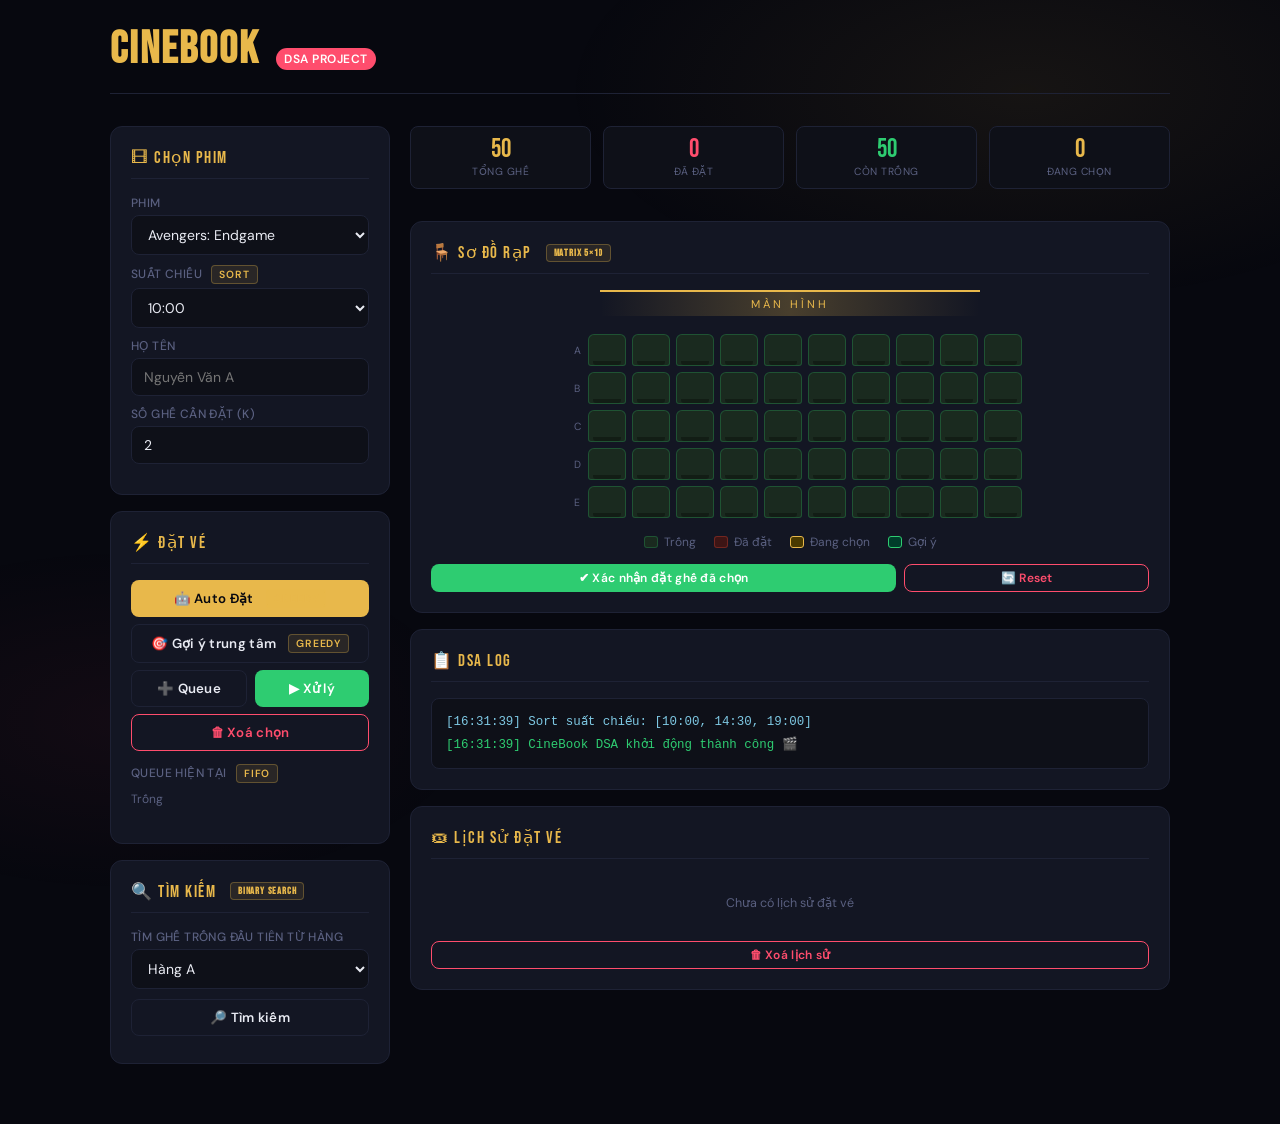
<file: 2122110384_PhamThanhHuy/CTDL_FINAL/index.html>
<!DOCTYPE html>
<html lang="vi">
<head>
<meta charset="UTF-8">
<meta name="viewport" content="width=device-width, initial-scale=1.0">
<title>🎬 CineBook DSA</title>
<link href="https://fonts.googleapis.com/css2?family=Bebas+Neue&family=DM+Sans:wght@300;400;500;600&display=swap" rel="stylesheet">

<style>
:root {
  --bg:       #07080f;
  --surface:  #0e1018;
  --card:     #131623;
  --border:   #1e2235;
  --accent:   #e8b84b;
  --accent2:  #ff4d6d;
  --green:    #2ecc71;
  --red:      #e74c3c;
  --yellow:   #f39c12;
  --text:     #e8eaf2;
  --muted:    #5a6080;
  --radius:   12px;
}

* { box-sizing: border-box; margin: 0; padding: 0; }

body {
  font-family: 'DM Sans', sans-serif;
  background: var(--bg);
  color: var(--text);
  min-height: 100vh;
  overflow-x: hidden;
}

/* ── BACKGROUND ── */
body::before {
  content: '';
  position: fixed;
  inset: 0;
  background:
    radial-gradient(ellipse 60% 40% at 80% 10%, rgba(232,184,75,.07) 0%, transparent 60%),
    radial-gradient(ellipse 50% 35% at 10% 80%, rgba(255,77,109,.05) 0%, transparent 55%);
  pointer-events: none;
  z-index: 0;
}

/* ── LAYOUT ── */
.wrapper { position: relative; z-index: 1; max-width: 1100px; margin: 0 auto; padding: 28px 20px 60px; }

/* ── HEADER ── */
header { display: flex; align-items: baseline; gap: 16px; margin-bottom: 32px; border-bottom: 1px solid var(--border); padding-bottom: 20px; }
header h1 { font-family: 'Bebas Neue', sans-serif; font-size: 2.8rem; letter-spacing: 2px; color: var(--accent); line-height: 1; }
header span { font-size: .75rem; background: var(--accent2); color: #fff; padding: 3px 8px; border-radius: 99px; font-weight: 600; letter-spacing: .5px; }

/* ── PANELS ── */
.grid-main { display: grid; grid-template-columns: 280px 1fr; gap: 20px; align-items: start; }
@media(max-width: 760px) { .grid-main { grid-template-columns: 1fr; } }

.panel { background: var(--card); border: 1px solid var(--border); border-radius: var(--radius); padding: 20px; }
.panel-title {
  font-family: 'Bebas Neue', sans-serif;
  font-size: 1.05rem;
  letter-spacing: 1.5px;
  color: var(--accent);
  margin-bottom: 16px;
  padding-bottom: 10px;
  border-bottom: 1px solid var(--border);
  display: flex; align-items: center; gap: 8px;
}

/* ── FORM CONTROLS ── */
select, input[type=number], input[type=text] {
  width: 100%;
  background: var(--surface);
  border: 1px solid var(--border);
  color: var(--text);
  padding: 9px 12px;
  border-radius: 8px;
  font-family: inherit;
  font-size: .875rem;
  margin-bottom: 10px;
  outline: none;
  transition: border-color .2s;
}
select:focus, input:focus { border-color: var(--accent); }

label { font-size: .75rem; color: var(--muted); display: block; margin-bottom: 4px; font-weight: 500; letter-spacing: .4px; text-transform: uppercase; }

/* ── BUTTONS ── */
.btn {
  display: inline-flex; align-items: center; gap: 6px;
  padding: 9px 16px; border-radius: 8px;
  font-family: inherit; font-size: .83rem; font-weight: 600;
  cursor: pointer; border: none; transition: all .18s; letter-spacing: .3px;
  width: 100%; justify-content: center; margin-bottom: 7px;
}
.btn-primary { background: var(--accent); color: #07080f; }
.btn-primary:hover { background: #f0c85a; transform: translateY(-1px); box-shadow: 0 4px 18px rgba(232,184,75,.3); }
.btn-secondary { background: transparent; color: var(--text); border: 1px solid var(--border); }
.btn-secondary:hover { border-color: var(--accent); color: var(--accent); }
.btn-danger { background: transparent; color: var(--accent2); border: 1px solid var(--accent2); }
.btn-danger:hover { background: var(--accent2); color: #fff; }
.btn-green { background: var(--green); color: #fff; }
.btn-green:hover { filter: brightness(1.1); transform: translateY(-1px); }
.btn-sm { padding: 5px 10px; font-size: .75rem; width: auto; margin-bottom: 0; }

.btn-row { display: flex; gap: 8px; }
.btn-row .btn { flex: 1; }

/* ── SEAT MAP ── */
.screen-wrap { margin: 0 auto 18px; text-align: center; }
.screen-label {
  display: block; margin: 0 auto 18px;
  width: 70%; max-width: 380px;
  background: linear-gradient(90deg, transparent, rgba(232,184,75,.25), transparent);
  border-top: 2px solid var(--accent);
  border-radius: 0;
  padding: 5px;
  font-size: .7rem; letter-spacing: 3px; color: var(--accent); text-transform: uppercase;
}

#seatMap {
  display: grid;
  grid-template-columns: repeat(10, 38px);
  gap: 6px;
  justify-content: center;
}

.seat {
  width: 38px; height: 32px;
  border-radius: 6px 6px 3px 3px;
  background: #1a2a1f;
  border: 1px solid #2ecc7140;
  cursor: pointer;
  transition: all .15s;
  position: relative;
  font-size: 0;
}
.seat::after { content: ''; display: block; height: 4px; background: rgba(0,0,0,.3); border-radius: 0 0 3px 3px; position: absolute; bottom: 0; left: 4px; right: 4px; }
.seat:hover:not(.booked) { background: #2d4a35; transform: scale(1.08); z-index: 1; }
.seat.booked  { background: #3d1515; border-color: #e74c3c50; cursor: not-allowed; }
.seat.selected { background: #4a3a00; border-color: var(--accent); box-shadow: 0 0 8px rgba(232,184,75,.4); }
.seat.highlight { background: #003d2a; border-color: #2ecc71; box-shadow: 0 0 10px rgba(46,204,113,.5); animation: pulse-green .6s ease-in-out 3; }

@keyframes pulse-green { 0%,100%{box-shadow:0 0 6px rgba(46,204,113,.4)} 50%{box-shadow:0 0 18px rgba(46,204,113,.8)} }

.row-label {
  grid-column: 1; font-size: .65rem; color: var(--muted);
  display: flex; align-items: center; justify-content: center;
  width: 38px; height: 32px;
}

/* ── LEGEND ── */
.legend { display: flex; gap: 18px; justify-content: center; margin-top: 16px; flex-wrap: wrap; }
.legend-item { display: flex; align-items: center; gap: 6px; font-size: .75rem; color: var(--muted); }
.legend-dot { width: 14px; height: 12px; border-radius: 3px; }

/* ── DSA LOG ── */
#dsaLog {
  background: var(--surface);
  border: 1px solid var(--border);
  border-radius: 8px;
  padding: 12px 14px;
  font-size: .78rem;
  font-family: 'Courier New', monospace;
  color: #7ec8e3;
  max-height: 180px;
  overflow-y: auto;
  margin-top: 14px;
  line-height: 1.8;
}
#dsaLog .log-line { opacity: 0; animation: fadeIn .3s forwards; }
@keyframes fadeIn { to { opacity: 1; } }
#dsaLog .ok   { color: #2ecc71; }
#dsaLog .warn { color: var(--accent); }
#dsaLog .err  { color: var(--accent2); }
#dsaLog .info { color: #7ec8e3; }

/* ── QUEUE DISPLAY ── */
.queue-display { display: flex; flex-wrap: wrap; gap: 6px; min-height: 32px; margin-top: 8px; }
.queue-tag {
  background: var(--surface);
  border: 1px solid var(--border);
  border-radius: 20px;
  padding: 3px 12px;
  font-size: .75rem;
  color: var(--accent);
  animation: popIn .2s ease;
}
@keyframes popIn { from{transform:scale(.6);opacity:0} to{transform:scale(1);opacity:1} }

/* ── STATS BAR ── */
.stats { display: flex; gap: 12px; margin-bottom: 16px; flex-wrap: wrap; }
.stat-card {
  flex: 1; min-width: 100px;
  background: var(--surface);
  border: 1px solid var(--border);
  border-radius: 8px;
  padding: 10px 14px;
  text-align: center;
}
.stat-card .num { font-family: 'Bebas Neue', sans-serif; font-size: 1.6rem; color: var(--accent); line-height: 1; }
.stat-card .lbl { font-size: .65rem; color: var(--muted); text-transform: uppercase; letter-spacing: .5px; margin-top: 3px; }

/* ── ALGO TAG ── */
.algo-tag {
  display: inline-block;
  background: rgba(232,184,75,.1);
  border: 1px solid rgba(232,184,75,.3);
  color: var(--accent);
  font-size: .65rem;
  font-weight: 600;
  letter-spacing: .8px;
  text-transform: uppercase;
  padding: 2px 7px;
  border-radius: 4px;
  margin-left: 6px;
}

/* ── BOOKING HISTORY ── */
.history-list { display: flex; flex-direction: column; gap: 8px; max-height: 320px; overflow-y: auto; margin-top: 4px; }
.history-item {
  background: var(--surface);
  border: 1px solid var(--border);
  border-radius: 8px;
  padding: 10px 12px;
  font-size: .78rem;
  display: flex; flex-direction: column; gap: 4px;
  animation: slideIn .25s ease;
  position: relative;
}
@keyframes slideIn { from{transform:translateX(-10px);opacity:0} to{transform:translateX(0);opacity:1} }
.history-item .h-name { font-weight: 600; color: var(--accent); font-size: .82rem; }
.history-item .h-seats { color: var(--green); letter-spacing: .3px; }
.history-item .h-meta { color: var(--muted); font-size: .72rem; }
.history-item .h-cancel {
  position: absolute; top: 8px; right: 8px;
  background: none; border: 1px solid var(--border);
  color: var(--muted); border-radius: 4px; cursor: pointer;
  font-size: .65rem; padding: 2px 6px; transition: all .15s;
}
.history-item .h-cancel:hover { border-color: var(--accent2); color: var(--accent2); }
.history-empty { color: var(--muted); font-size: .78rem; text-align: center; padding: 20px 0; }

/* ── SEARCH RESULT ── */
.search-result {
  background: var(--surface);
  border: 1px solid var(--border);
  border-radius: 8px;
  padding: 10px 14px;
  margin-top: 10px;
  font-size: .8rem;
  display: none;
}
.search-result.visible { display: block; }

/* ── SCROLLBAR ── */
::-webkit-scrollbar { width: 5px; }
::-webkit-scrollbar-track { background: var(--surface); }
::-webkit-scrollbar-thumb { background: var(--border); border-radius: 99px; }

</style>
</head>
<body>
<div class="wrapper">

  <!-- HEADER -->
  <header>
    <h1>CineBook</h1>
    <span>DSA PROJECT</span>
  </header>

  <div class="grid-main">

    <!-- ══ LEFT PANEL ══ -->
    <div style="display:flex;flex-direction:column;gap:16px;">

      <!-- MOVIE SELECTION -->
      <div class="panel">
        <div class="panel-title">🎞 Chọn Phim</div>
        <label>Phim</label>
        <select id="movieSelect" onchange="loadShows()"></select>

        <label>Suất chiếu <span class="algo-tag">Sort</span></label>
        <select id="showSelect" onchange="resetHighlight()"></select>

        <label>Họ tên</label>
        <input type="text" id="userName" placeholder="Nguyễn Văn A" />

        <label>Số ghế cần đặt (k)</label>
        <input type="number" id="k" min="1" max="10" value="2" />
      </div>

      <!-- BOOKING ACTIONS -->
      <div class="panel">
        <div class="panel-title">⚡ Đặt Vé</div>
        <button class="btn btn-primary" onclick="autoBook()">
          🤖 Auto Đặt <span class="algo-tag">Greedy</span>
        </button>
        <button class="btn btn-secondary" onclick="findBestCenter()">
          🎯 Gợi ý trung tâm <span class="algo-tag">Greedy</span>
        </button>
        <div class="btn-row">
          <button class="btn btn-secondary" onclick="addQueue()">➕ Queue</button>
          <button class="btn btn-green" onclick="processQueue()">▶ Xử lý</button>
        </div>
        <button class="btn btn-danger" onclick="clearSelected()">🗑 Xoá chọn</button>

        <!-- QUEUE DISPLAY -->
        <div style="margin-top:6px;">
          <label>Queue hiện tại <span class="algo-tag">FIFO</span></label>
          <div class="queue-display" id="queueDisplay"></div>
        </div>
      </div>

      <!-- SEARCH -->
      <div class="panel">
        <div class="panel-title">🔍 Tìm Kiếm <span class="algo-tag">Binary Search</span></div>
        <label>Tìm ghế trống đầu tiên từ hàng</label>
        <select id="bsearchRow">
          <option value="1">Hàng A</option>
          <option value="2">Hàng B</option>
          <option value="3">Hàng C</option>
          <option value="4">Hàng D</option>
          <option value="5">Hàng E</option>
        </select>
        <button class="btn btn-secondary" onclick="binarySearch()">🔎 Tìm kiếm</button>
        <div class="search-result" id="bsearchResult"></div>
      </div>

    </div>

    <!-- ══ RIGHT PANEL ══ -->
    <div style="display:flex;flex-direction:column;gap:16px;">

      <!-- STATS -->
      <div class="stats">
        <div class="stat-card">
          <div class="num" id="statTotal">50</div>
          <div class="lbl">Tổng ghế</div>
        </div>
        <div class="stat-card">
          <div class="num" id="statBooked" style="color:var(--accent2)">0</div>
          <div class="lbl">Đã đặt</div>
        </div>
        <div class="stat-card">
          <div class="num" id="statAvail" style="color:var(--green)">50</div>
          <div class="lbl">Còn trống</div>
        </div>
        <div class="stat-card">
          <div class="num" id="statSelected" style="color:var(--accent)">0</div>
          <div class="lbl">Đang chọn</div>
        </div>
      </div>

      <!-- SEAT MAP -->
      <div class="panel">
        <div class="panel-title">🪑 Sơ đồ rạp <span class="algo-tag">Matrix 5×10</span></div>

        <div class="screen-wrap">
          <span class="screen-label">MÀN HÌNH</span>
        </div>

        <div id="seatMap"></div>

        <div class="legend">
          <div class="legend-item"><div class="legend-dot" style="background:#1a2a1f;border:1px solid #2ecc7140"></div>Trống</div>
          <div class="legend-item"><div class="legend-dot" style="background:#3d1515;border:1px solid #e74c3c50"></div>Đã đặt</div>
          <div class="legend-item"><div class="legend-dot" style="background:#4a3a00;border:1px solid var(--accent)"></div>Đang chọn</div>
          <div class="legend-item"><div class="legend-dot" style="background:#003d2a;border:1px solid #2ecc71"></div>Gợi ý</div>
        </div>

        <div style="margin-top:14px;">
          <div class="btn-row">
            <button class="btn btn-green btn-sm" onclick="confirmSelected()" style="flex:2;">✔ Xác nhận đặt ghế đã chọn</button>
            <button class="btn btn-danger btn-sm" onclick="resetAll()">🔄 Reset</button>
          </div>
        </div>
      </div>

      <!-- DSA LOG -->
      <div class="panel">
        <div class="panel-title">📋 DSA Log</div>
        <div id="dsaLog"></div>
      </div>

      <!-- BOOKING HISTORY -->
      <div class="panel">
        <div class="panel-title">🎟 Lịch Sử Đặt Vé</div>
        <div class="history-list" id="historyList">
          <div class="history-empty">Chưa có lịch sử đặt vé</div>
        </div>
        <button class="btn btn-danger btn-sm" style="width:100%;margin-top:10px;" onclick="clearHistory()">🗑 Xoá lịch sử</button>
      </div>


    </div>
  </div>
</div>

<script>
// ══════════════════════════════════════
//  DATA
// ══════════════════════════════════════
const movies = [
  { name: "Avengers: Endgame",   shows: [{id:1,time:"10:00"},{id:2,time:"14:30"},{id:3,time:"19:00"}] },
  { name: "Batman: Dark Knight", shows: [{id:4,time:"09:00"},{id:5,time:"13:00"},{id:6,time:"18:30"}] },
  { name: "Spider-Man NWH",      shows: [{id:7,time:"11:00"},{id:8,time:"16:00"},{id:9,time:"20:00"}] },
  { name: "Oppenheimer",         shows: [{id:10,time:"12:00"},{id:11,time:"17:00"}] },
];

const ROWS = 5, COLS = 10;
const ROW_LABELS = ['A','B','C','D','E'];

let seats = [];          // Matrix[5][10]: 0=empty,1=booked
let selectedSeats = [];  // [[r,c],...]
let highlightSeats = [];
let queue = [];          // Queue DSA
let bookingHistory = []; // Booking history

// ══════════════════════════════════════
//  INIT
// ══════════════════════════════════════
function initSeats() {
  seats = Array.from({length: ROWS}, () => Array(COLS).fill(0));
}

function loadMovies() {
  const sel = document.getElementById('movieSelect');
  sel.innerHTML = '';
  movies.forEach((m, i) => {
    const o = document.createElement('option');
    o.value = i; o.textContent = m.name;
    sel.appendChild(o);
  });
  loadShows();
}

function loadShows() {
  const sel = document.getElementById('showSelect');
  sel.innerHTML = '';
  const m = movies[document.getElementById('movieSelect').value];

  // ── DSA: SORT (so sánh chuỗi thời gian) ──
  const sorted = [...m.shows].sort((a, b) => a.time.localeCompare(b.time));
  log(`Sort suất chiếu: [${sorted.map(s=>s.time).join(', ')}]`, 'info');

  sorted.forEach(s => {
    const o = document.createElement('option');
    o.value = s.id; o.textContent = s.time;
    sel.appendChild(o);
  });
  resetHighlight();
}

// ══════════════════════════════════════
//  RENDER
// ══════════════════════════════════════
function render() {
  const map = document.getElementById('seatMap');
  map.innerHTML = '';

  for (let i = 0; i < ROWS; i++) {
    // Row label
    const lbl = document.createElement('div');
    lbl.className = 'row-label';
    lbl.textContent = ROW_LABELS[i];
    map.appendChild(lbl);

    for (let j = 0; j < COLS; j++) {
      const div = document.createElement('div');
      div.className = 'seat';
      div.title = `${ROW_LABELS[i]}${j+1}`;

      if (seats[i][j] === 1) div.classList.add('booked');
      if (selectedSeats.some(s => s[0]===i && s[1]===j)) div.classList.add('selected');
      if (highlightSeats.some(s => s[0]===i && s[1]===j)) div.classList.add('highlight');

      div.onclick = () => toggleSeat(i, j);
      map.appendChild(div);
    }
  }

  // Update grid to 11 cols (label + 10 seats)
  map.style.gridTemplateColumns = `24px repeat(10, 38px)`;

  updateStats();
  renderQueue();
}

function updateStats() {
  let booked = 0;
  for (let i = 0; i < ROWS; i++)
    for (let j = 0; j < COLS; j++)
      if (seats[i][j] === 1) booked++;

  document.getElementById('statTotal').textContent = ROWS * COLS;
  document.getElementById('statBooked').textContent = booked;
  document.getElementById('statAvail').textContent = ROWS * COLS - booked;
  document.getElementById('statSelected').textContent = selectedSeats.length;
}

// ══════════════════════════════════════
//  TOGGLE SEAT (click thủ công)
// ══════════════════════════════════════
function toggleSeat(i, j) {
  if (seats[i][j] === 1) return;
  highlightSeats = [];
  const idx = selectedSeats.findIndex(s => s[0]===i && s[1]===j);
  if (idx !== -1) selectedSeats.splice(idx, 1);
  else selectedSeats.push([i, j]);
  render();
}

// ══════════════════════════════════════
//  DSA 1: TÌM GHÉP LIỀN NHAU (Sliding Window / Linear Scan)
// ══════════════════════════════════════
function findConsecutiveSeats(k) {
  log(`findConsecutiveSeats(k=${k}) — quét ma trận...`, 'info');
  for (let i = 0; i < ROWS; i++) {
    let count = 0, start = 0;
    for (let j = 0; j < COLS; j++) {
      if (seats[i][j] === 0) {
        if (count === 0) start = j;
        count++;
        if (count === k) {
          log(`✔ Tìm thấy ${k} ghế liền: hàng ${ROW_LABELS[i]}, cột ${start+1}–${j+1}`, 'ok');
          return [i, start];
        }
      } else {
        count = 0;
      }
    }
  }
  log(`✘ Không có ${k} ghế liền nhau`, 'err');
  return [-1, -1];
}

// ══════════════════════════════════════
//  DSA 2: GREEDY — ghế gần trung tâm nhất
// ══════════════════════════════════════
function bestSingleSeat() {
  const cx = (ROWS - 1) / 2, cy = (COLS - 1) / 2;
  let best = null, minDist = Infinity;
  for (let i = 0; i < ROWS; i++)
    for (let j = 0; j < COLS; j++)
      if (seats[i][j] === 0) {
        const d = Math.sqrt((i - cx) ** 2 + (j - cy) ** 2);
        if (d < minDist) { minDist = d; best = [i, j]; }
      }
  return best;
}

function findBestCenter() {
  const k = parseInt(document.getElementById('k').value) || 1;
  const cx = (ROWS - 1) / 2, cy = (COLS - 1) / 2;
  let bestPos = null, minDist = Infinity;

  for (let i = 0; i < ROWS; i++) {
    let count = 0, start = 0;
    for (let j = 0; j < COLS; j++) {
      if (seats[i][j] === 0) {
        if (count === 0) start = j;
        count++;
        if (count === k) {
          const midCol = start + (k - 1) / 2;
          const d = Math.sqrt((i - cx) ** 2 + (midCol - cy) ** 2);
          if (d < minDist) { minDist = d; bestPos = [i, start]; }
        }
      } else count = 0;
    }
  }

  highlightSeats = [];
  if (bestPos) {
    for (let j = bestPos[1]; j < bestPos[1] + k; j++) highlightSeats.push([bestPos[0], j]);
    log(`🎯 Greedy gợi ý: ${k} ghế tại hàng ${ROW_LABELS[bestPos[0]]}, cột ${bestPos[1]+1}–${bestPos[1]+k} (dist=${minDist.toFixed(2)})`, 'ok');
  } else {
    log('Không tìm được vị trí phù hợp', 'err');
  }
  render();
}

// ══════════════════════════════════════
//  DSA 3: QUEUE (FIFO)
// ══════════════════════════════════════
function addQueue() {
  const k = parseInt(document.getElementById('k').value);
  if (!k || k < 1) return;
  queue.push(k);  // enqueue
  log(`Enqueue: k=${k} | Queue=[${queue.join(', ')}]`, 'info');
  renderQueue();
}

function processQueue() {
  if (queue.length === 0) { log('Queue rỗng!', 'warn'); return; }
  log(`Bắt đầu xử lý Queue (${queue.length} yêu cầu)...`, 'info');
  let processed = 0;
  while (queue.length > 0) {
    const k = queue.shift();  // dequeue
    const pos = findConsecutiveSeats(k);
    if (pos[0] !== -1) {
      bookRange(pos[0], pos[1], k);
      processed++;
      log(`Dequeue k=${k} → đặt thành công hàng ${ROW_LABELS[pos[0]]}`, 'ok');
    } else {
      log(`Dequeue k=${k} → không đủ ghế liền`, 'err');
    }
  }
  log(`Queue hoàn tất: ${processed} đặt thành công`, 'ok');
  save(); render();
}

// ══════════════════════════════════════
//  BOOKING HISTORY
// ══════════════════════════════════════
function addHistory(name, seatList, movie, show) {
  const entry = {
    id: Date.now(),
    name,
    seats: seatList,
    movie,
    show,
    time: new Date().toLocaleString('vi-VN')
  };
  bookingHistory.unshift(entry); // thêm vào đầu mảng
  saveHistory();
  renderHistory();
}

function cancelBooking(id) {
  const entry = bookingHistory.find(e => e.id === id);
  if (!entry) return;
  if (!confirm(`Huỷ vé của ${entry.name} (${entry.seats.join(', ')})?`)) return;
  // Giải phóng ghế
  entry.seats.forEach(key => {
    const row = ROW_LABELS.indexOf(key[0]);
    const col = parseInt(key.slice(1)) - 1;
    if (row >= 0 && col >= 0) seats[row][col] = 0;
  });
  bookingHistory = bookingHistory.filter(e => e.id !== id);
  log(`Đã huỷ vé của ${entry.name}: ${entry.seats.join(', ')}`, 'warn');
  saveHistory(); save(); render(); buildHeap();
}

function clearHistory() {
  if (!confirm('Xoá toàn bộ lịch sử?')) return;
  bookingHistory = [];
  saveHistory();
  renderHistory();
  log('Đã xoá lịch sử đặt vé', 'warn');
}

function renderHistory() {
  const container = document.getElementById('historyList');
  container.innerHTML = '';
  if (bookingHistory.length === 0) {
    container.innerHTML = '<div class="history-empty">Chưa có lịch sử đặt vé</div>';
    return;
  }
  bookingHistory.forEach(entry => {
    const div = document.createElement('div');
    div.className = 'history-item';
    div.innerHTML = `
      <div class="h-name">👤 ${entry.name}</div>
      <div class="h-seats">🪑 ${entry.seats.join(' · ')}</div>
      <div class="h-meta">🎬 ${entry.movie} &nbsp;|&nbsp; ⏰ ${entry.show} &nbsp;|&nbsp; 📅 ${entry.time}</div>
      <button class="h-cancel" onclick="cancelBooking(${entry.id})">Huỷ</button>
    `;
    container.appendChild(div);
  });
}

function saveHistory() { localStorage.setItem('cinebook_history', JSON.stringify(bookingHistory)); }
function loadHistory() {
  const d = localStorage.getItem('cinebook_history');
  if (d) bookingHistory = JSON.parse(d);
}

// ══════════════════════════════════════
//  DSA 5: BINARY SEARCH (trên mảng trống)
// ══════════════════════════════════════
function binarySearch() {
  const targetRow = parseInt(document.getElementById('bsearchRow').value) - 1;
  const resultEl = document.getElementById('bsearchResult');
  resultEl.classList.add('visible');

  // Lấy danh sách ghế trống, sort theo hàng
  const empties = [];
  for (let i = 0; i < ROWS; i++)
    for (let j = 0; j < COLS; j++)
      if (seats[i][j] === 0) empties.push([i, j]);

  log(`Binary Search: ${empties.length} ghế trống, tìm hàng ≥ ${ROW_LABELS[targetRow]}`, 'info');

  // Binary search: tìm index đầu tiên mà row >= targetRow
  let lo = 0, hi = empties.length - 1, ans = -1;
  let steps = 0;
  while (lo <= hi) {
    const mid = (lo + hi) >> 1;
    steps++;
    if (empties[mid][0] >= targetRow) { ans = mid; hi = mid - 1; }
    else lo = mid + 1;
  }

  log(`Binary Search hoàn tất sau ${steps} bước`, 'info');

  if (ans !== -1) {
    const [r, c] = empties[ans];
    highlightSeats = [[r, c]];
    resultEl.innerHTML = `Ghế trống đầu tiên từ hàng ${ROW_LABELS[targetRow]}: <strong style="color:var(--accent)">${ROW_LABELS[r]}${c+1}</strong> (${steps} bước)`;
    log(`✔ Tìm thấy: ${ROW_LABELS[r]}${c+1}`, 'ok');
    render();
  } else {
    resultEl.innerHTML = `<span style="color:var(--accent2)">Không còn ghế trống từ hàng ${ROW_LABELS[targetRow]}</span>`;
    log('Không tìm thấy', 'err');
  }
}


// ══════════════════════════════════════
//  BOOK
// ══════════════════════════════════════
function bookRange(row, col, k) {
  for (let j = col; j < col + k; j++) seats[row][j] = 1;
}

function autoBook() {
  const k = parseInt(document.getElementById('k').value) || 1;
  const name = document.getElementById('userName').value.trim() || 'Khách';
  const pos = findConsecutiveSeats(k);
  highlightSeats = [];

  if (pos[0] !== -1) {
    bookRange(pos[0], pos[1], k);
    const bookedKeys = [];
    for (let j = pos[1]; j < pos[1] + k; j++) bookedKeys.push(`${ROW_LABELS[pos[0]]}${j+1}`);
    const movie = movies[document.getElementById('movieSelect').value].name;
    const show = document.getElementById('showSelect').options[document.getElementById('showSelect').selectedIndex].text;
    addHistory(name, bookedKeys, movie, show);
    log(`✔ Auto đặt ${k} ghế: hàng ${ROW_LABELS[pos[0]]}, cột ${pos[1]+1}–${pos[1]+k}`, 'ok');
  } else {
    const b = bestSingleSeat();
    if (b) {
      highlightSeats = [b];
      log(`⚠ Không đủ ghế liền. Greedy gợi ý: ${ROW_LABELS[b[0]]}${b[1]+1}`, 'warn');
    } else {
      log('Rạp đã đầy!', 'err');
    }
  }
  save(); render();
}

function confirmSelected() {
  if (selectedSeats.length === 0) { log('Chưa chọn ghế nào!', 'warn'); return; }
  const name = document.getElementById('userName').value.trim() || 'Khách';
  const bookedKeys = selectedSeats.map(([r,c]) => `${ROW_LABELS[r]}${c+1}`);
  selectedSeats.forEach(([r, c]) => seats[r][c] = 1);
  const movie = movies[document.getElementById('movieSelect').value].name;
  const show = document.getElementById('showSelect').options[document.getElementById('showSelect').selectedIndex].text;
  log(`✔ ${name} đặt ${bookedKeys.length} ghế: ${bookedKeys.join(', ')}`, 'ok');
  addHistory(name, bookedKeys, movie, show);
  selectedSeats = [];
  highlightSeats = [];
  save(); render();
}

function clearSelected() {
  selectedSeats = [];
  highlightSeats = [];
  render();
  log('Đã xoá các ghế đang chọn', 'warn');
}

function resetAll() {
  if (!confirm('Reset toàn bộ sơ đồ ghế và lịch sử?')) return;
  initSeats();
  selectedSeats = []; highlightSeats = []; queue = [];
  bookingHistory = [];
  localStorage.removeItem('cinebook_seats');
  localStorage.removeItem('cinebook_history');
  renderQueue();
  renderHistory();
  render();
  log('🔄 Reset hoàn tất', 'warn');
}

function resetHighlight() { highlightSeats = []; render(); }

// ══════════════════════════════════════
//  QUEUE RENDER
// ══════════════════════════════════════
function renderQueue() {
  const container = document.getElementById('queueDisplay');
  container.innerHTML = '';
  queue.forEach((k, i) => {
    const tag = document.createElement('div');
    tag.className = 'queue-tag';
    tag.textContent = `#${i+1}: k=${k}`;
    container.appendChild(tag);
  });
  if (queue.length === 0) {
    container.innerHTML = '<span style="font-size:.75rem;color:var(--muted)">Trống</span>';
  }
}

// ══════════════════════════════════════
//  LOG
// ══════════════════════════════════════
function log(msg, type = 'info') {
  const logEl = document.getElementById('dsaLog');
  const line = document.createElement('div');
  line.className = `log-line ${type}`;
  const ts = new Date().toLocaleTimeString('vi-VN', { hour12: false });
  line.textContent = `[${ts}] ${msg}`;
  logEl.appendChild(line);
  logEl.scrollTop = logEl.scrollHeight;
  if (logEl.children.length > 60) logEl.removeChild(logEl.firstChild);
}

// ══════════════════════════════════════
//  STORAGE
// ══════════════════════════════════════
function save() { localStorage.setItem('cinebook_seats', JSON.stringify(seats)); }
function load() {
  const d = localStorage.getItem('cinebook_seats');
  if (d) seats = JSON.parse(d);
}


// ══════════════════════════════════════
//  START
// ══════════════════════════════════════
initSeats();
load();
loadHistory();
loadMovies();
render();
renderHistory();
log('CineBook DSA khởi động thành công 🎬', 'ok');
</script>
</body>
</html>
</file>
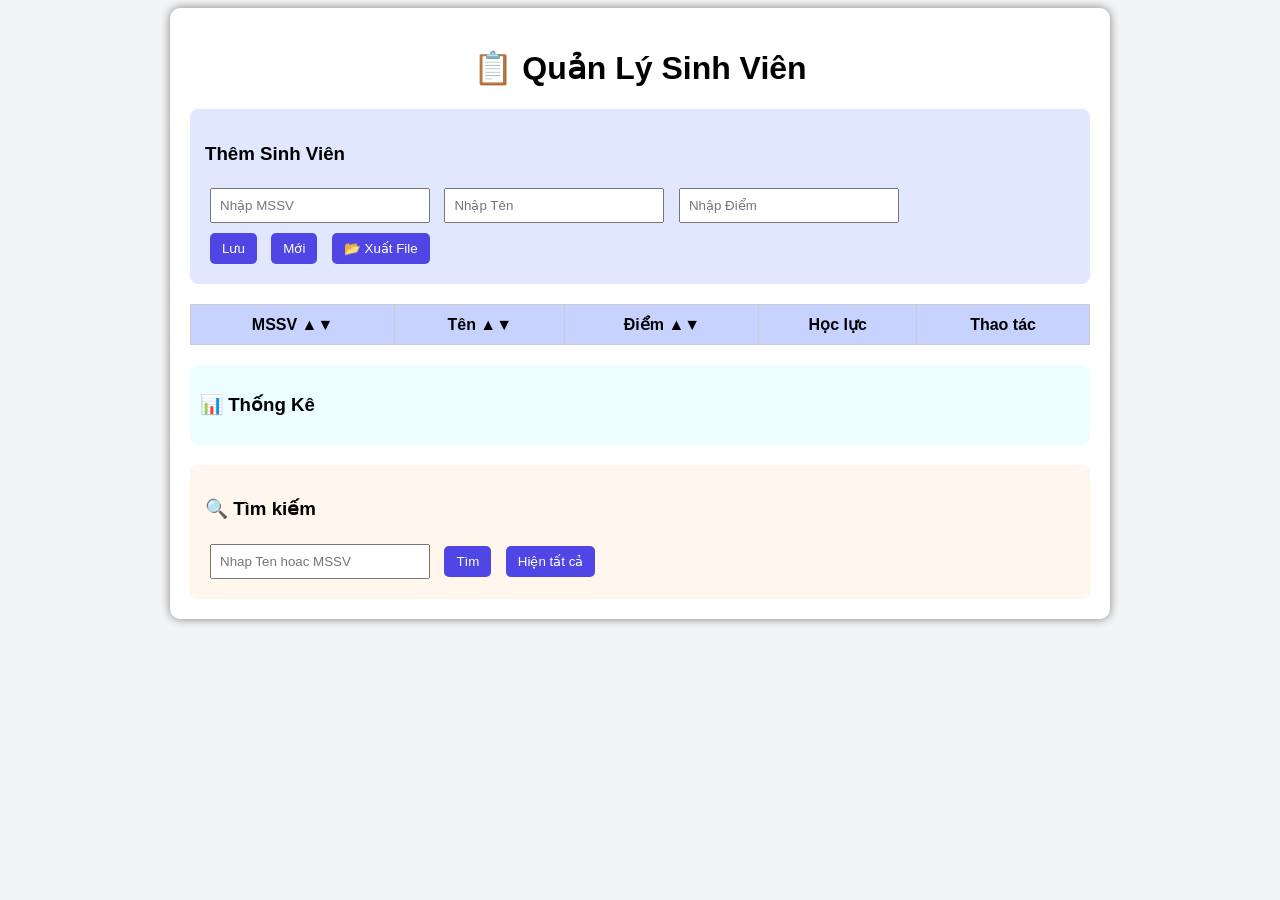
<file: Labs_sv/2122110356_TranGiaBao_DanhSachSinhVien/index.html>
<!DOCTYPE html>
<html>

<head>

<meta charset="UTF-8">
<title>Quan Ly Sinh Vien</title>

<link rel="stylesheet" href="style.css">

</head>

<body>

<div class="container">

<h1>📋 Quản Lý Sinh Viên</h1>

<!-- FORM -->

<div class="form-box">

<h3 id="formTitle">
Thêm Sinh Viên
</h3>

<input id="mssv"
placeholder="Nhập MSSV">

<input id="ten"
placeholder="Nhập Tên">

<input id="diem"
type="number"
placeholder="Nhập Điểm">

<br>

<button onclick="luuSinhVien()">
Lưu
</button>

<button onclick="resetForm()">
Mới
</button>

<button onclick="xuatFile()">
📂 Xuất File
</button>

</div>

<!-- BANG -->

<table>

<thead>

<tr>

<th onclick="sapXep('mssv')">
MSSV ▲▼
</th>

<th onclick="sapXep('ten')">
Tên ▲▼
</th>

<th onclick="sapXep('diem')">
Điểm ▲▼
</th>

<th>
Học lực
</th>

<th>
Thao tác
</th>

</tr>

</thead>

<tbody id="bangSinhVien">
</tbody>

</table>

<!-- THONG KE -->

<div id="thongKe">

<h3>📊 Thống Kê</h3>

<p id="max"></p>

<p id="min"></p>

<p id="avg"></p>

<p id="hocLucTK"></p>

</div>

<!-- TIM KIEM -->

<div class="search-box">

<h3>🔍 Tìm kiếm</h3>

<input id="tuKhoa"
placeholder="Nhap Ten hoac MSSV">

<button onclick="timKiem()">
Tìm
</button>

<button onclick="hienThi()">
Hiện tất cả
</button>

</div>

</div>

<script src="script.js"></script>

</body>

</html>
</file>
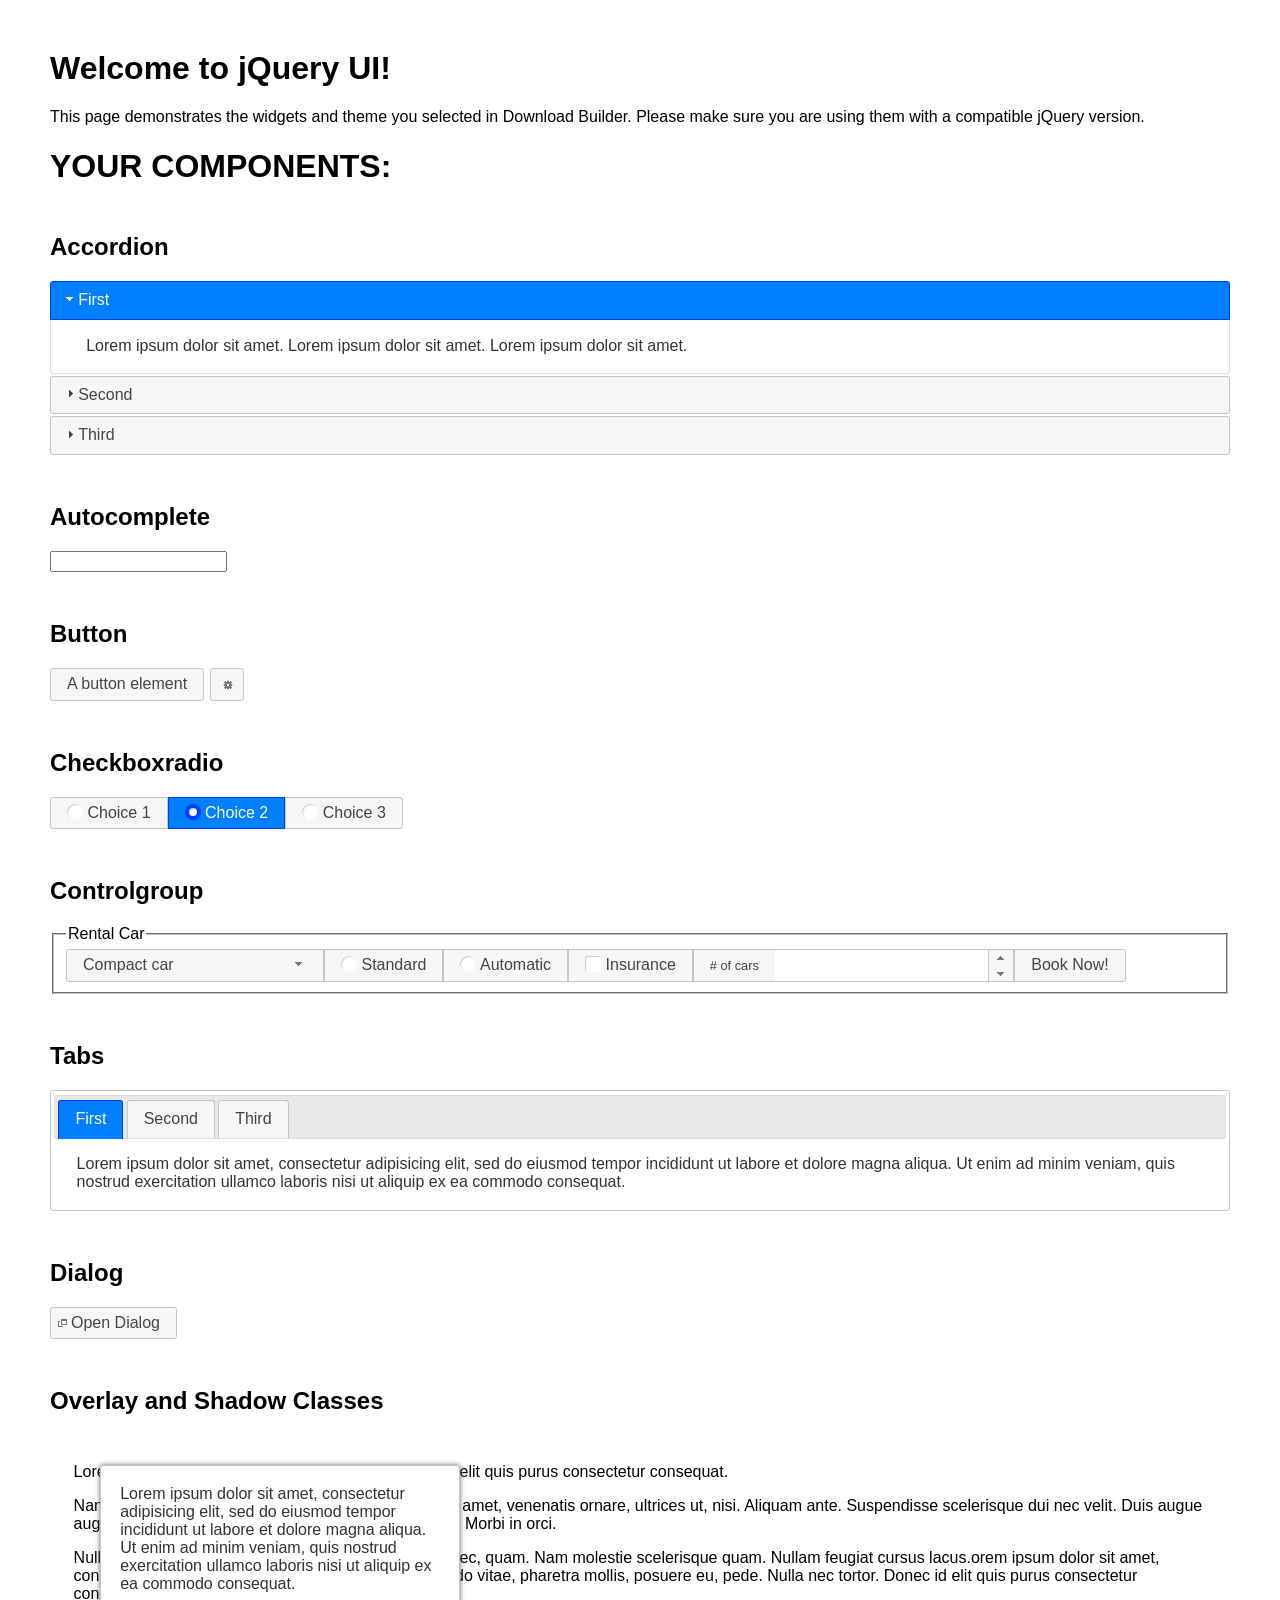
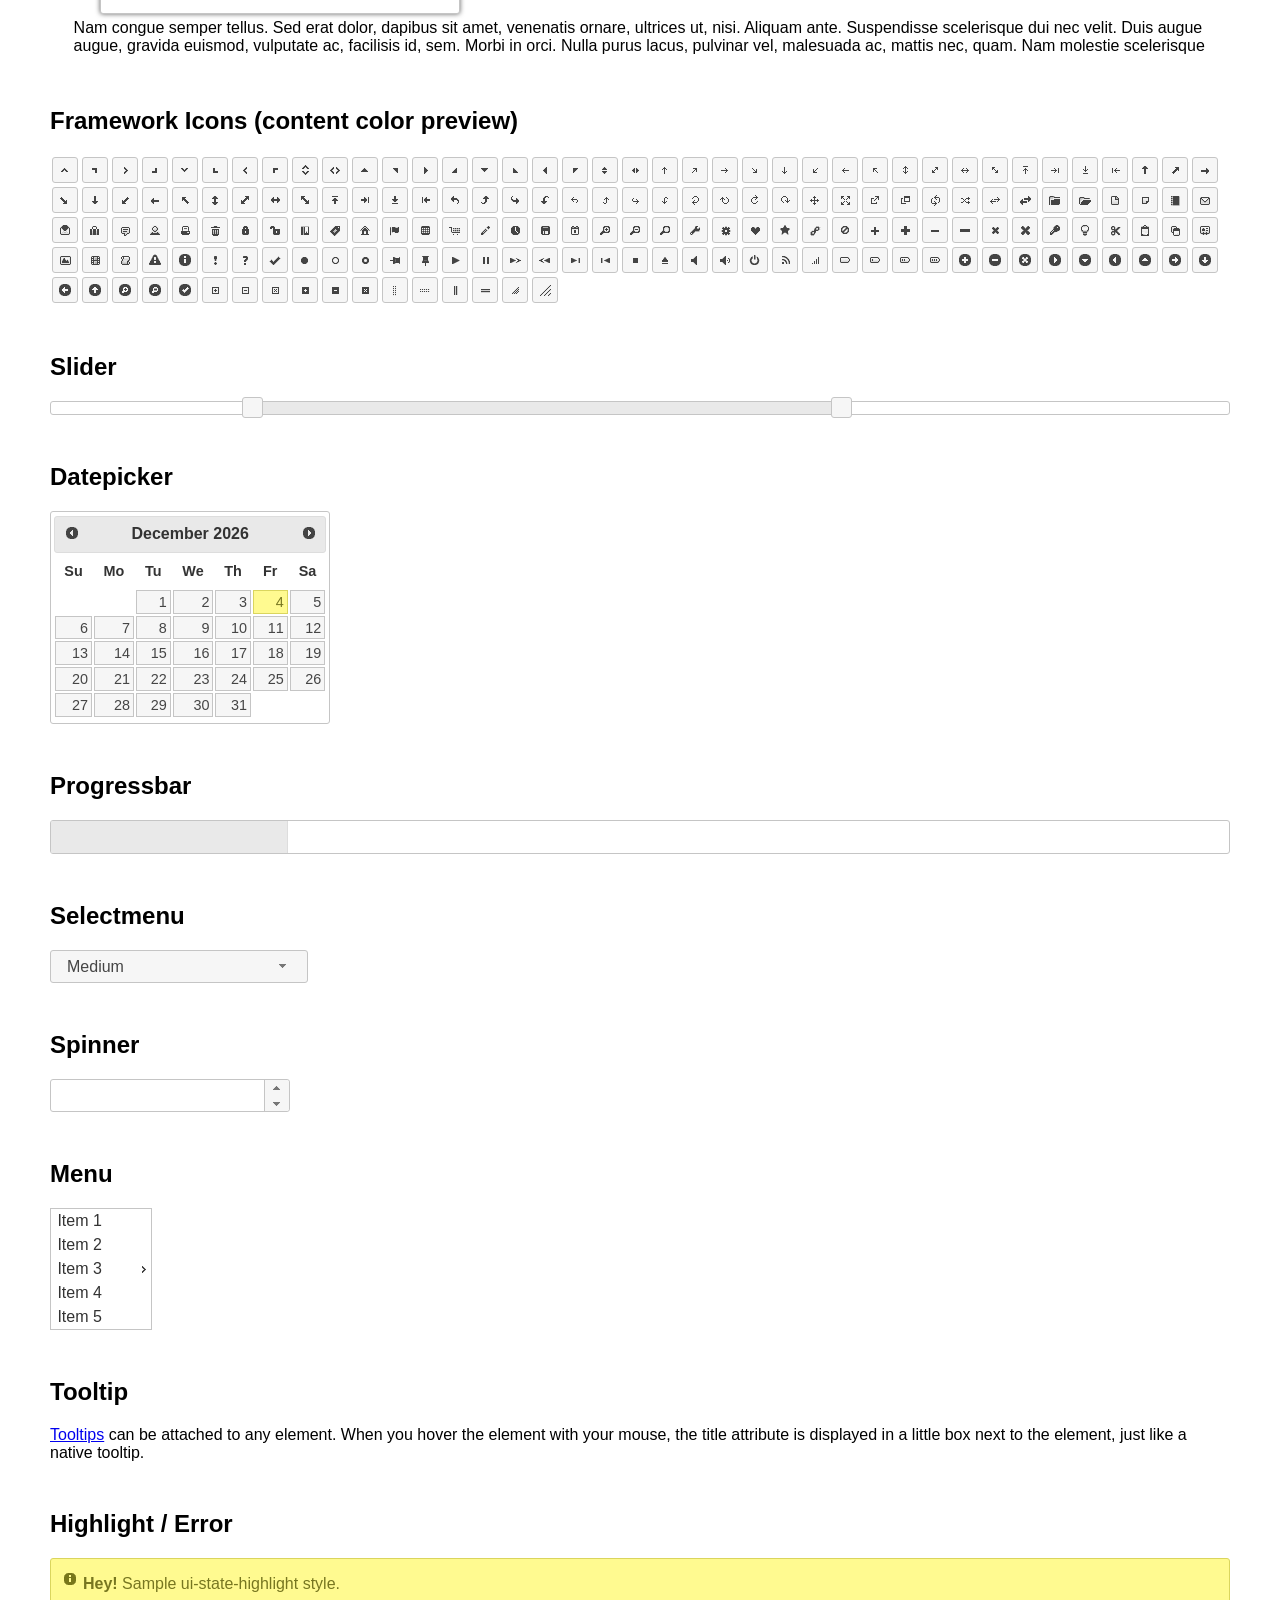
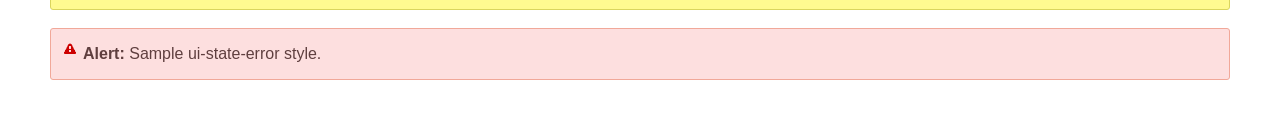
<file: BaiTapTongHop/LeNguyenKhang_2122110497/wwwroot/vendor/jqueryui/index.html>
<!doctype html>
<html lang="us">
<head>
	<meta charset="utf-8">
	<title>jQuery UI Example Page</title>
	<link href="jquery-ui.css" rel="stylesheet">
	<style>
	body{
		font-family: "Trebuchet MS", sans-serif;
		margin: 50px;
	}
	.demoHeaders {
		margin-top: 2em;
	}
	#dialog-link {
		padding: .4em 1em .4em 20px;
		text-decoration: none;
		position: relative;
	}
	#dialog-link span.ui-icon {
		margin: 0 5px 0 0;
		position: absolute;
		left: .2em;
		top: 50%;
		margin-top: -8px;
	}
	#icons {
		margin: 0;
		padding: 0;
	}
	#icons li {
		margin: 2px;
		position: relative;
		padding: 4px 0;
		cursor: pointer;
		float: left;
		list-style: none;
	}
	#icons span.ui-icon {
		float: left;
		margin: 0 4px;
	}
	.fakewindowcontain .ui-widget-overlay {
		position: absolute;
	}
	select {
		width: 200px;
	}
	</style>
</head>
<body>

<h1>Welcome to jQuery UI!</h1>

<div class="ui-widget">
	<p>This page demonstrates the widgets and theme you selected in Download Builder. Please make sure you are using them with a compatible jQuery version.</p>
</div>

<h1>YOUR COMPONENTS:</h1>


<!-- Accordion -->
<h2 class="demoHeaders">Accordion</h2>
<div id="accordion">
	<h3>First</h3>
	<div>Lorem ipsum dolor sit amet. Lorem ipsum dolor sit amet. Lorem ipsum dolor sit amet.</div>
	<h3>Second</h3>
	<div>Phasellus mattis tincidunt nibh.</div>
	<h3>Third</h3>
	<div>Nam dui erat, auctor a, dignissim quis.</div>
</div>



<!-- Autocomplete -->
<h2 class="demoHeaders">Autocomplete</h2>
<div>
	<input id="autocomplete" title="type &quot;a&quot;">
</div>



<!-- Button -->
<h2 class="demoHeaders">Button</h2>
<button id="button">A button element</button>
<button id="button-icon">An icon-only button</button>



<!-- Checkboxradio -->
<h2 class="demoHeaders">Checkboxradio</h2>
<form style="margin-top: 1em;">
	<div id="radioset">
		<input type="radio" id="radio1" name="radio"><label for="radio1">Choice 1</label>
		<input type="radio" id="radio2" name="radio" checked="checked"><label for="radio2">Choice 2</label>
		<input type="radio" id="radio3" name="radio"><label for="radio3">Choice 3</label>
	</div>
</form>



<!-- Controlgroup -->
<h2 class="demoHeaders">Controlgroup</h2>
<fieldset>
	<legend>Rental Car</legend>
	<div id="controlgroup">
		<select id="car-type">
			<option>Compact car</option>
			<option>Midsize car</option>
			<option>Full size car</option>
			<option>SUV</option>
			<option>Luxury</option>
			<option>Truck</option>
			<option>Van</option>
		</select>
		<label for="transmission-standard">Standard</label>
		<input type="radio" name="transmission" id="transmission-standard">
		<label for="transmission-automatic">Automatic</label>
		<input type="radio" name="transmission" id="transmission-automatic">
		<label for="insurance">Insurance</label>
		<input type="checkbox" name="insurance" id="insurance">
		<label for="horizontal-spinner" class="ui-controlgroup-label"># of cars</label>
		<input id="horizontal-spinner" class="ui-spinner-input">
		<button>Book Now!</button>
	</div>
</fieldset>



<!-- Tabs -->
<h2 class="demoHeaders">Tabs</h2>
<div id="tabs">
	<ul>
		<li><a href="#tabs-1">First</a></li>
		<li><a href="#tabs-2">Second</a></li>
		<li><a href="#tabs-3">Third</a></li>
	</ul>
	<div id="tabs-1">Lorem ipsum dolor sit amet, consectetur adipisicing elit, sed do eiusmod tempor incididunt ut labore et dolore magna aliqua. Ut enim ad minim veniam, quis nostrud exercitation ullamco laboris nisi ut aliquip ex ea commodo consequat.</div>
	<div id="tabs-2">Phasellus mattis tincidunt nibh. Cras orci urna, blandit id, pretium vel, aliquet ornare, felis. Maecenas scelerisque sem non nisl. Fusce sed lorem in enim dictum bibendum.</div>
	<div id="tabs-3">Nam dui erat, auctor a, dignissim quis, sollicitudin eu, felis. Pellentesque nisi urna, interdum eget, sagittis et, consequat vestibulum, lacus. Mauris porttitor ullamcorper augue.</div>
</div>



<h2 class="demoHeaders">Dialog</h2>
<p>
	<button id="dialog-link" class="ui-button ui-corner-all ui-widget">
		<span class="ui-icon ui-icon-newwin"></span>Open Dialog
	</button>
</p>

<h2 class="demoHeaders">Overlay and Shadow Classes</h2>
<div style="position: relative; width: 96%; height: 200px; padding:1% 2%; overflow:hidden;" class="fakewindowcontain">
	<p>Lorem ipsum dolor sit amet,  Nulla nec tortor. Donec id elit quis purus consectetur consequat. </p><p>Nam congue semper tellus. Sed erat dolor, dapibus sit amet, venenatis ornare, ultrices ut, nisi. Aliquam ante. Suspendisse scelerisque dui nec velit. Duis augue augue, gravida euismod, vulputate ac, facilisis id, sem. Morbi in orci. </p><p>Nulla purus lacus, pulvinar vel, malesuada ac, mattis nec, quam. Nam molestie scelerisque quam. Nullam feugiat cursus lacus.orem ipsum dolor sit amet, consectetur adipiscing elit. Donec libero risus, commodo vitae, pharetra mollis, posuere eu, pede. Nulla nec tortor. Donec id elit quis purus consectetur consequat. </p><p>Nam congue semper tellus. Sed erat dolor, dapibus sit amet, venenatis ornare, ultrices ut, nisi. Aliquam ante. Suspendisse scelerisque dui nec velit. Duis augue augue, gravida euismod, vulputate ac, facilisis id, sem. Morbi in orci. Nulla purus lacus, pulvinar vel, malesuada ac, mattis nec, quam. Nam molestie scelerisque quam. </p><p>Nullam feugiat cursus lacus.orem ipsum dolor sit amet, consectetur adipiscing elit. Donec libero risus, commodo vitae, pharetra mollis, posuere eu, pede. Nulla nec tortor. Donec id elit quis purus consectetur consequat. Nam congue semper tellus. Sed erat dolor, dapibus sit amet, venenatis ornare, ultrices ut, nisi. Aliquam ante. </p><p>Suspendisse scelerisque dui nec velit. Duis augue augue, gravida euismod, vulputate ac, facilisis id, sem. Morbi in orci. Nulla purus lacus, pulvinar vel, malesuada ac, mattis nec, quam. Nam molestie scelerisque quam. Nullam feugiat cursus lacus.orem ipsum dolor sit amet, consectetur adipiscing elit. Donec libero risus, commodo vitae, pharetra mollis, posuere eu, pede. Nulla nec tortor. Donec id elit quis purus consectetur consequat. Nam congue semper tellus. Sed erat dolor, dapibus sit amet, venenatis ornare, ultrices ut, nisi. </p>

	<!-- ui-dialog -->
	<div class="ui-widget-overlay ui-front"></div>
	<div style="position: absolute; width: 320px; left: 50px; top: 30px; padding: 1.2em" class="ui-widget ui-front ui-widget-content ui-corner-all ui-widget-shadow">
		Lorem ipsum dolor sit amet, consectetur adipisicing elit, sed do eiusmod tempor incididunt ut labore et dolore magna aliqua. Ut enim ad minim veniam, quis nostrud exercitation ullamco laboris nisi ut aliquip ex ea commodo consequat.
	</div>

</div>

<!-- ui-dialog -->
<div id="dialog" title="Dialog Title">
	<p>Lorem ipsum dolor sit amet, consectetur adipisicing elit, sed do eiusmod tempor incididunt ut labore et dolore magna aliqua. Ut enim ad minim veniam, quis nostrud exercitation ullamco laboris nisi ut aliquip ex ea commodo consequat.</p>
</div>



<h2 class="demoHeaders">Framework Icons (content color preview)</h2>
<ul id="icons" class="ui-widget ui-helper-clearfix">
	<li class="ui-state-default ui-corner-all" title=".ui-icon-caret-1-n"><span class="ui-icon ui-icon-caret-1-n"></span></li>
	<li class="ui-state-default ui-corner-all" title=".ui-icon-caret-1-ne"><span class="ui-icon ui-icon-caret-1-ne"></span></li>
	<li class="ui-state-default ui-corner-all" title=".ui-icon-caret-1-e"><span class="ui-icon ui-icon-caret-1-e"></span></li>
	<li class="ui-state-default ui-corner-all" title=".ui-icon-caret-1-se"><span class="ui-icon ui-icon-caret-1-se"></span></li>
	<li class="ui-state-default ui-corner-all" title=".ui-icon-caret-1-s"><span class="ui-icon ui-icon-caret-1-s"></span></li>
	<li class="ui-state-default ui-corner-all" title=".ui-icon-caret-1-sw"><span class="ui-icon ui-icon-caret-1-sw"></span></li>
	<li class="ui-state-default ui-corner-all" title=".ui-icon-caret-1-w"><span class="ui-icon ui-icon-caret-1-w"></span></li>
	<li class="ui-state-default ui-corner-all" title=".ui-icon-caret-1-nw"><span class="ui-icon ui-icon-caret-1-nw"></span></li>
	<li class="ui-state-default ui-corner-all" title=".ui-icon-caret-2-n-s"><span class="ui-icon ui-icon-caret-2-n-s"></span></li>
	<li class="ui-state-default ui-corner-all" title=".ui-icon-caret-2-e-w"><span class="ui-icon ui-icon-caret-2-e-w"></span></li>
	<li class="ui-state-default ui-corner-all" title=".ui-icon-triangle-1-n"><span class="ui-icon ui-icon-triangle-1-n"></span></li>
	<li class="ui-state-default ui-corner-all" title=".ui-icon-triangle-1-ne"><span class="ui-icon ui-icon-triangle-1-ne"></span></li>
	<li class="ui-state-default ui-corner-all" title=".ui-icon-triangle-1-e"><span class="ui-icon ui-icon-triangle-1-e"></span></li>
	<li class="ui-state-default ui-corner-all" title=".ui-icon-triangle-1-se"><span class="ui-icon ui-icon-triangle-1-se"></span></li>
	<li class="ui-state-default ui-corner-all" title=".ui-icon-triangle-1-s"><span class="ui-icon ui-icon-triangle-1-s"></span></li>
	<li class="ui-state-default ui-corner-all" title=".ui-icon-triangle-1-sw"><span class="ui-icon ui-icon-triangle-1-sw"></span></li>
	<li class="ui-state-default ui-corner-all" title=".ui-icon-triangle-1-w"><span class="ui-icon ui-icon-triangle-1-w"></span></li>
	<li class="ui-state-default ui-corner-all" title=".ui-icon-triangle-1-nw"><span class="ui-icon ui-icon-triangle-1-nw"></span></li>
	<li class="ui-state-default ui-corner-all" title=".ui-icon-triangle-2-n-s"><span class="ui-icon ui-icon-triangle-2-n-s"></span></li>
	<li class="ui-state-default ui-corner-all" title=".ui-icon-triangle-2-e-w"><span class="ui-icon ui-icon-triangle-2-e-w"></span></li>
	<li class="ui-state-default ui-corner-all" title=".ui-icon-arrow-1-n"><span class="ui-icon ui-icon-arrow-1-n"></span></li>
	<li class="ui-state-default ui-corner-all" title=".ui-icon-arrow-1-ne"><span class="ui-icon ui-icon-arrow-1-ne"></span></li>
	<li class="ui-state-default ui-corner-all" title=".ui-icon-arrow-1-e"><span class="ui-icon ui-icon-arrow-1-e"></span></li>
	<li class="ui-state-default ui-corner-all" title=".ui-icon-arrow-1-se"><span class="ui-icon ui-icon-arrow-1-se"></span></li>
	<li class="ui-state-default ui-corner-all" title=".ui-icon-arrow-1-s"><span class="ui-icon ui-icon-arrow-1-s"></span></li>
	<li class="ui-state-default ui-corner-all" title=".ui-icon-arrow-1-sw"><span class="ui-icon ui-icon-arrow-1-sw"></span></li>
	<li class="ui-state-default ui-corner-all" title=".ui-icon-arrow-1-w"><span class="ui-icon ui-icon-arrow-1-w"></span></li>
	<li class="ui-state-default ui-corner-all" title=".ui-icon-arrow-1-nw"><span class="ui-icon ui-icon-arrow-1-nw"></span></li>
	<li class="ui-state-default ui-corner-all" title=".ui-icon-arrow-2-n-s"><span class="ui-icon ui-icon-arrow-2-n-s"></span></li>
	<li class="ui-state-default ui-corner-all" title=".ui-icon-arrow-2-ne-sw"><span class="ui-icon ui-icon-arrow-2-ne-sw"></span></li>
	<li class="ui-state-default ui-corner-all" title=".ui-icon-arrow-2-e-w"><span class="ui-icon ui-icon-arrow-2-e-w"></span></li>
	<li class="ui-state-default ui-corner-all" title=".ui-icon-arrow-2-se-nw"><span class="ui-icon ui-icon-arrow-2-se-nw"></span></li>
	<li class="ui-state-default ui-corner-all" title=".ui-icon-arrowstop-1-n"><span class="ui-icon ui-icon-arrowstop-1-n"></span></li>
	<li class="ui-state-default ui-corner-all" title=".ui-icon-arrowstop-1-e"><span class="ui-icon ui-icon-arrowstop-1-e"></span></li>
	<li class="ui-state-default ui-corner-all" title=".ui-icon-arrowstop-1-s"><span class="ui-icon ui-icon-arrowstop-1-s"></span></li>
	<li class="ui-state-default ui-corner-all" title=".ui-icon-arrowstop-1-w"><span class="ui-icon ui-icon-arrowstop-1-w"></span></li>
	<li class="ui-state-default ui-corner-all" title=".ui-icon-arrowthick-1-n"><span class="ui-icon ui-icon-arrowthick-1-n"></span></li>
	<li class="ui-state-default ui-corner-all" title=".ui-icon-arrowthick-1-ne"><span class="ui-icon ui-icon-arrowthick-1-ne"></span></li>
	<li class="ui-state-default ui-corner-all" title=".ui-icon-arrowthick-1-e"><span class="ui-icon ui-icon-arrowthick-1-e"></span></li>
	<li class="ui-state-default ui-corner-all" title=".ui-icon-arrowthick-1-se"><span class="ui-icon ui-icon-arrowthick-1-se"></span></li>
	<li class="ui-state-default ui-corner-all" title=".ui-icon-arrowthick-1-s"><span class="ui-icon ui-icon-arrowthick-1-s"></span></li>
	<li class="ui-state-default ui-corner-all" title=".ui-icon-arrowthick-1-sw"><span class="ui-icon ui-icon-arrowthick-1-sw"></span></li>
	<li class="ui-state-default ui-corner-all" title=".ui-icon-arrowthick-1-w"><span class="ui-icon ui-icon-arrowthick-1-w"></span></li>
	<li class="ui-state-default ui-corner-all" title=".ui-icon-arrowthick-1-nw"><span class="ui-icon ui-icon-arrowthick-1-nw"></span></li>
	<li class="ui-state-default ui-corner-all" title=".ui-icon-arrowthick-2-n-s"><span class="ui-icon ui-icon-arrowthick-2-n-s"></span></li>
	<li class="ui-state-default ui-corner-all" title=".ui-icon-arrowthick-2-ne-sw"><span class="ui-icon ui-icon-arrowthick-2-ne-sw"></span></li>
	<li class="ui-state-default ui-corner-all" title=".ui-icon-arrowthick-2-e-w"><span class="ui-icon ui-icon-arrowthick-2-e-w"></span></li>
	<li class="ui-state-default ui-corner-all" title=".ui-icon-arrowthick-2-se-nw"><span class="ui-icon ui-icon-arrowthick-2-se-nw"></span></li>
	<li class="ui-state-default ui-corner-all" title=".ui-icon-arrowthickstop-1-n"><span class="ui-icon ui-icon-arrowthickstop-1-n"></span></li>
	<li class="ui-state-default ui-corner-all" title=".ui-icon-arrowthickstop-1-e"><span class="ui-icon ui-icon-arrowthickstop-1-e"></span></li>
	<li class="ui-state-default ui-corner-all" title=".ui-icon-arrowthickstop-1-s"><span class="ui-icon ui-icon-arrowthickstop-1-s"></span></li>
	<li class="ui-state-default ui-corner-all" title=".ui-icon-arrowthickstop-1-w"><span class="ui-icon ui-icon-arrowthickstop-1-w"></span></li>
	<li class="ui-state-default ui-corner-all" title=".ui-icon-arrowreturnthick-1-w"><span class="ui-icon ui-icon-arrowreturnthick-1-w"></span></li>
	<li class="ui-state-default ui-corner-all" title=".ui-icon-arrowreturnthick-1-n"><span class="ui-icon ui-icon-arrowreturnthick-1-n"></span></li>
	<li class="ui-state-default ui-corner-all" title=".ui-icon-arrowreturnthick-1-e"><span class="ui-icon ui-icon-arrowreturnthick-1-e"></span></li>
	<li class="ui-state-default ui-corner-all" title=".ui-icon-arrowreturnthick-1-s"><span class="ui-icon ui-icon-arrowreturnthick-1-s"></span></li>
	<li class="ui-state-default ui-corner-all" title=".ui-icon-arrowreturn-1-w"><span class="ui-icon ui-icon-arrowreturn-1-w"></span></li>
	<li class="ui-state-default ui-corner-all" title=".ui-icon-arrowreturn-1-n"><span class="ui-icon ui-icon-arrowreturn-1-n"></span></li>
	<li class="ui-state-default ui-corner-all" title=".ui-icon-arrowreturn-1-e"><span class="ui-icon ui-icon-arrowreturn-1-e"></span></li>
	<li class="ui-state-default ui-corner-all" title=".ui-icon-arrowreturn-1-s"><span class="ui-icon ui-icon-arrowreturn-1-s"></span></li>
	<li class="ui-state-default ui-corner-all" title=".ui-icon-arrowrefresh-1-w"><span class="ui-icon ui-icon-arrowrefresh-1-w"></span></li>
	<li class="ui-state-default ui-corner-all" title=".ui-icon-arrowrefresh-1-n"><span class="ui-icon ui-icon-arrowrefresh-1-n"></span></li>
	<li class="ui-state-default ui-corner-all" title=".ui-icon-arrowrefresh-1-e"><span class="ui-icon ui-icon-arrowrefresh-1-e"></span></li>
	<li class="ui-state-default ui-corner-all" title=".ui-icon-arrowrefresh-1-s"><span class="ui-icon ui-icon-arrowrefresh-1-s"></span></li>
	<li class="ui-state-default ui-corner-all" title=".ui-icon-arrow-4"><span class="ui-icon ui-icon-arrow-4"></span></li>
	<li class="ui-state-default ui-corner-all" title=".ui-icon-arrow-4-diag"><span class="ui-icon ui-icon-arrow-4-diag"></span></li>
	<li class="ui-state-default ui-corner-all" title=".ui-icon-extlink"><span class="ui-icon ui-icon-extlink"></span></li>
	<li class="ui-state-default ui-corner-all" title=".ui-icon-newwin"><span class="ui-icon ui-icon-newwin"></span></li>
	<li class="ui-state-default ui-corner-all" title=".ui-icon-refresh"><span class="ui-icon ui-icon-refresh"></span></li>
	<li class="ui-state-default ui-corner-all" title=".ui-icon-shuffle"><span class="ui-icon ui-icon-shuffle"></span></li>
	<li class="ui-state-default ui-corner-all" title=".ui-icon-transfer-e-w"><span class="ui-icon ui-icon-transfer-e-w"></span></li>
	<li class="ui-state-default ui-corner-all" title=".ui-icon-transferthick-e-w"><span class="ui-icon ui-icon-transferthick-e-w"></span></li>
	<li class="ui-state-default ui-corner-all" title=".ui-icon-folder-collapsed"><span class="ui-icon ui-icon-folder-collapsed"></span></li>
	<li class="ui-state-default ui-corner-all" title=".ui-icon-folder-open"><span class="ui-icon ui-icon-folder-open"></span></li>
	<li class="ui-state-default ui-corner-all" title=".ui-icon-document"><span class="ui-icon ui-icon-document"></span></li>
	<li class="ui-state-default ui-corner-all" title=".ui-icon-document-b"><span class="ui-icon ui-icon-document-b"></span></li>
	<li class="ui-state-default ui-corner-all" title=".ui-icon-note"><span class="ui-icon ui-icon-note"></span></li>
	<li class="ui-state-default ui-corner-all" title=".ui-icon-mail-closed"><span class="ui-icon ui-icon-mail-closed"></span></li>
	<li class="ui-state-default ui-corner-all" title=".ui-icon-mail-open"><span class="ui-icon ui-icon-mail-open"></span></li>
	<li class="ui-state-default ui-corner-all" title=".ui-icon-suitcase"><span class="ui-icon ui-icon-suitcase"></span></li>
	<li class="ui-state-default ui-corner-all" title=".ui-icon-comment"><span class="ui-icon ui-icon-comment"></span></li>
	<li class="ui-state-default ui-corner-all" title=".ui-icon-person"><span class="ui-icon ui-icon-person"></span></li>
	<li class="ui-state-default ui-corner-all" title=".ui-icon-print"><span class="ui-icon ui-icon-print"></span></li>
	<li class="ui-state-default ui-corner-all" title=".ui-icon-trash"><span class="ui-icon ui-icon-trash"></span></li>
	<li class="ui-state-default ui-corner-all" title=".ui-icon-locked"><span class="ui-icon ui-icon-locked"></span></li>
	<li class="ui-state-default ui-corner-all" title=".ui-icon-unlocked"><span class="ui-icon ui-icon-unlocked"></span></li>
	<li class="ui-state-default ui-corner-all" title=".ui-icon-bookmark"><span class="ui-icon ui-icon-bookmark"></span></li>
	<li class="ui-state-default ui-corner-all" title=".ui-icon-tag"><span class="ui-icon ui-icon-tag"></span></li>
	<li class="ui-state-default ui-corner-all" title=".ui-icon-home"><span class="ui-icon ui-icon-home"></span></li>
	<li class="ui-state-default ui-corner-all" title=".ui-icon-flag"><span class="ui-icon ui-icon-flag"></span></li>
	<li class="ui-state-default ui-corner-all" title=".ui-icon-calculator"><span class="ui-icon ui-icon-calculator"></span></li>
	<li class="ui-state-default ui-corner-all" title=".ui-icon-cart"><span class="ui-icon ui-icon-cart"></span></li>
	<li class="ui-state-default ui-corner-all" title=".ui-icon-pencil"><span class="ui-icon ui-icon-pencil"></span></li>
	<li class="ui-state-default ui-corner-all" title=".ui-icon-clock"><span class="ui-icon ui-icon-clock"></span></li>
	<li class="ui-state-default ui-corner-all" title=".ui-icon-disk"><span class="ui-icon ui-icon-disk"></span></li>
	<li class="ui-state-default ui-corner-all" title=".ui-icon-calendar"><span class="ui-icon ui-icon-calendar"></span></li>
	<li class="ui-state-default ui-corner-all" title=".ui-icon-zoomin"><span class="ui-icon ui-icon-zoomin"></span></li>
	<li class="ui-state-default ui-corner-all" title=".ui-icon-zoomout"><span class="ui-icon ui-icon-zoomout"></span></li>
	<li class="ui-state-default ui-corner-all" title=".ui-icon-search"><span class="ui-icon ui-icon-search"></span></li>
	<li class="ui-state-default ui-corner-all" title=".ui-icon-wrench"><span class="ui-icon ui-icon-wrench"></span></li>
	<li class="ui-state-default ui-corner-all" title=".ui-icon-gear"><span class="ui-icon ui-icon-gear"></span></li>
	<li class="ui-state-default ui-corner-all" title=".ui-icon-heart"><span class="ui-icon ui-icon-heart"></span></li>
	<li class="ui-state-default ui-corner-all" title=".ui-icon-star"><span class="ui-icon ui-icon-star"></span></li>
	<li class="ui-state-default ui-corner-all" title=".ui-icon-link"><span class="ui-icon ui-icon-link"></span></li>
	<li class="ui-state-default ui-corner-all" title=".ui-icon-cancel"><span class="ui-icon ui-icon-cancel"></span></li>
	<li class="ui-state-default ui-corner-all" title=".ui-icon-plus"><span class="ui-icon ui-icon-plus"></span></li>
	<li class="ui-state-default ui-corner-all" title=".ui-icon-plusthick"><span class="ui-icon ui-icon-plusthick"></span></li>
	<li class="ui-state-default ui-corner-all" title=".ui-icon-minus"><span class="ui-icon ui-icon-minus"></span></li>
	<li class="ui-state-default ui-corner-all" title=".ui-icon-minusthick"><span class="ui-icon ui-icon-minusthick"></span></li>
	<li class="ui-state-default ui-corner-all" title=".ui-icon-close"><span class="ui-icon ui-icon-close"></span></li>
	<li class="ui-state-default ui-corner-all" title=".ui-icon-closethick"><span class="ui-icon ui-icon-closethick"></span></li>
	<li class="ui-state-default ui-corner-all" title=".ui-icon-key"><span class="ui-icon ui-icon-key"></span></li>
	<li class="ui-state-default ui-corner-all" title=".ui-icon-lightbulb"><span class="ui-icon ui-icon-lightbulb"></span></li>
	<li class="ui-state-default ui-corner-all" title=".ui-icon-scissors"><span class="ui-icon ui-icon-scissors"></span></li>
	<li class="ui-state-default ui-corner-all" title=".ui-icon-clipboard"><span class="ui-icon ui-icon-clipboard"></span></li>
	<li class="ui-state-default ui-corner-all" title=".ui-icon-copy"><span class="ui-icon ui-icon-copy"></span></li>
	<li class="ui-state-default ui-corner-all" title=".ui-icon-contact"><span class="ui-icon ui-icon-contact"></span></li>
	<li class="ui-state-default ui-corner-all" title=".ui-icon-image"><span class="ui-icon ui-icon-image"></span></li>
	<li class="ui-state-default ui-corner-all" title=".ui-icon-video"><span class="ui-icon ui-icon-video"></span></li>
	<li class="ui-state-default ui-corner-all" title=".ui-icon-script"><span class="ui-icon ui-icon-script"></span></li>
	<li class="ui-state-default ui-corner-all" title=".ui-icon-alert"><span class="ui-icon ui-icon-alert"></span></li>
	<li class="ui-state-default ui-corner-all" title=".ui-icon-info"><span class="ui-icon ui-icon-info"></span></li>
	<li class="ui-state-default ui-corner-all" title=".ui-icon-notice"><span class="ui-icon ui-icon-notice"></span></li>
	<li class="ui-state-default ui-corner-all" title=".ui-icon-help"><span class="ui-icon ui-icon-help"></span></li>
	<li class="ui-state-default ui-corner-all" title=".ui-icon-check"><span class="ui-icon ui-icon-check"></span></li>
	<li class="ui-state-default ui-corner-all" title=".ui-icon-bullet"><span class="ui-icon ui-icon-bullet"></span></li>
	<li class="ui-state-default ui-corner-all" title=".ui-icon-radio-off"><span class="ui-icon ui-icon-radio-off"></span></li>
	<li class="ui-state-default ui-corner-all" title=".ui-icon-radio-on"><span class="ui-icon ui-icon-radio-on"></span></li>
	<li class="ui-state-default ui-corner-all" title=".ui-icon-pin-w"><span class="ui-icon ui-icon-pin-w"></span></li>
	<li class="ui-state-default ui-corner-all" title=".ui-icon-pin-s"><span class="ui-icon ui-icon-pin-s"></span></li>
	<li class="ui-state-default ui-corner-all" title=".ui-icon-play"><span class="ui-icon ui-icon-play"></span></li>
	<li class="ui-state-default ui-corner-all" title=".ui-icon-pause"><span class="ui-icon ui-icon-pause"></span></li>
	<li class="ui-state-default ui-corner-all" title=".ui-icon-seek-next"><span class="ui-icon ui-icon-seek-next"></span></li>
	<li class="ui-state-default ui-corner-all" title=".ui-icon-seek-prev"><span class="ui-icon ui-icon-seek-prev"></span></li>
	<li class="ui-state-default ui-corner-all" title=".ui-icon-seek-end"><span class="ui-icon ui-icon-seek-end"></span></li>
	<li class="ui-state-default ui-corner-all" title=".ui-icon-seek-first"><span class="ui-icon ui-icon-seek-first"></span></li>
	<li class="ui-state-default ui-corner-all" title=".ui-icon-stop"><span class="ui-icon ui-icon-stop"></span></li>
	<li class="ui-state-default ui-corner-all" title=".ui-icon-eject"><span class="ui-icon ui-icon-eject"></span></li>
	<li class="ui-state-default ui-corner-all" title=".ui-icon-volume-off"><span class="ui-icon ui-icon-volume-off"></span></li>
	<li class="ui-state-default ui-corner-all" title=".ui-icon-volume-on"><span class="ui-icon ui-icon-volume-on"></span></li>
	<li class="ui-state-default ui-corner-all" title=".ui-icon-power"><span class="ui-icon ui-icon-power"></span></li>
	<li class="ui-state-default ui-corner-all" title=".ui-icon-signal-diag"><span class="ui-icon ui-icon-signal-diag"></span></li>
	<li class="ui-state-default ui-corner-all" title=".ui-icon-signal"><span class="ui-icon ui-icon-signal"></span></li>
	<li class="ui-state-default ui-corner-all" title=".ui-icon-battery-0"><span class="ui-icon ui-icon-battery-0"></span></li>
	<li class="ui-state-default ui-corner-all" title=".ui-icon-battery-1"><span class="ui-icon ui-icon-battery-1"></span></li>
	<li class="ui-state-default ui-corner-all" title=".ui-icon-battery-2"><span class="ui-icon ui-icon-battery-2"></span></li>
	<li class="ui-state-default ui-corner-all" title=".ui-icon-battery-3"><span class="ui-icon ui-icon-battery-3"></span></li>
	<li class="ui-state-default ui-corner-all" title=".ui-icon-circle-plus"><span class="ui-icon ui-icon-circle-plus"></span></li>
	<li class="ui-state-default ui-corner-all" title=".ui-icon-circle-minus"><span class="ui-icon ui-icon-circle-minus"></span></li>
	<li class="ui-state-default ui-corner-all" title=".ui-icon-circle-close"><span class="ui-icon ui-icon-circle-close"></span></li>
	<li class="ui-state-default ui-corner-all" title=".ui-icon-circle-triangle-e"><span class="ui-icon ui-icon-circle-triangle-e"></span></li>
	<li class="ui-state-default ui-corner-all" title=".ui-icon-circle-triangle-s"><span class="ui-icon ui-icon-circle-triangle-s"></span></li>
	<li class="ui-state-default ui-corner-all" title=".ui-icon-circle-triangle-w"><span class="ui-icon ui-icon-circle-triangle-w"></span></li>
	<li class="ui-state-default ui-corner-all" title=".ui-icon-circle-triangle-n"><span class="ui-icon ui-icon-circle-triangle-n"></span></li>
	<li class="ui-state-default ui-corner-all" title=".ui-icon-circle-arrow-e"><span class="ui-icon ui-icon-circle-arrow-e"></span></li>
	<li class="ui-state-default ui-corner-all" title=".ui-icon-circle-arrow-s"><span class="ui-icon ui-icon-circle-arrow-s"></span></li>
	<li class="ui-state-default ui-corner-all" title=".ui-icon-circle-arrow-w"><span class="ui-icon ui-icon-circle-arrow-w"></span></li>
	<li class="ui-state-default ui-corner-all" title=".ui-icon-circle-arrow-n"><span class="ui-icon ui-icon-circle-arrow-n"></span></li>
	<li class="ui-state-default ui-corner-all" title=".ui-icon-circle-zoomin"><span class="ui-icon ui-icon-circle-zoomin"></span></li>
	<li class="ui-state-default ui-corner-all" title=".ui-icon-circle-zoomout"><span class="ui-icon ui-icon-circle-zoomout"></span></li>
	<li class="ui-state-default ui-corner-all" title=".ui-icon-circle-check"><span class="ui-icon ui-icon-circle-check"></span></li>
	<li class="ui-state-default ui-corner-all" title=".ui-icon-circlesmall-plus"><span class="ui-icon ui-icon-circlesmall-plus"></span></li>
	<li class="ui-state-default ui-corner-all" title=".ui-icon-circlesmall-minus"><span class="ui-icon ui-icon-circlesmall-minus"></span></li>
	<li class="ui-state-default ui-corner-all" title=".ui-icon-circlesmall-close"><span class="ui-icon ui-icon-circlesmall-close"></span></li>
	<li class="ui-state-default ui-corner-all" title=".ui-icon-squaresmall-plus"><span class="ui-icon ui-icon-squaresmall-plus"></span></li>
	<li class="ui-state-default ui-corner-all" title=".ui-icon-squaresmall-minus"><span class="ui-icon ui-icon-squaresmall-minus"></span></li>
	<li class="ui-state-default ui-corner-all" title=".ui-icon-squaresmall-close"><span class="ui-icon ui-icon-squaresmall-close"></span></li>
	<li class="ui-state-default ui-corner-all" title=".ui-icon-grip-dotted-vertical"><span class="ui-icon ui-icon-grip-dotted-vertical"></span></li>
	<li class="ui-state-default ui-corner-all" title=".ui-icon-grip-dotted-horizontal"><span class="ui-icon ui-icon-grip-dotted-horizontal"></span></li>
	<li class="ui-state-default ui-corner-all" title=".ui-icon-grip-solid-vertical"><span class="ui-icon ui-icon-grip-solid-vertical"></span></li>
	<li class="ui-state-default ui-corner-all" title=".ui-icon-grip-solid-horizontal"><span class="ui-icon ui-icon-grip-solid-horizontal"></span></li>
	<li class="ui-state-default ui-corner-all" title=".ui-icon-gripsmall-diagonal-se"><span class="ui-icon ui-icon-gripsmall-diagonal-se"></span></li>
	<li class="ui-state-default ui-corner-all" title=".ui-icon-grip-diagonal-se"><span class="ui-icon ui-icon-grip-diagonal-se"></span></li>
</ul>


<!-- Slider -->
<h2 class="demoHeaders">Slider</h2>
<div id="slider"></div>



<!-- Datepicker -->
<h2 class="demoHeaders">Datepicker</h2>
<div id="datepicker"></div>



<!-- Progressbar -->
<h2 class="demoHeaders">Progressbar</h2>
<div id="progressbar"></div>



<!-- Progressbar -->
<h2 class="demoHeaders">Selectmenu</h2>
<select id="selectmenu">
	<option>Slower</option>
	<option>Slow</option>
	<option selected="selected">Medium</option>
	<option>Fast</option>
	<option>Faster</option>
</select>



<!-- Spinner -->
<h2 class="demoHeaders">Spinner</h2>
<input id="spinner">



<!-- Menu -->
<h2 class="demoHeaders">Menu</h2>
<ul style="width:100px;" id="menu">
	<li><div>Item 1</div></li>
	<li><div>Item 2</div></li>
	<li><div>Item 3</div>
		<ul>
			<li><div>Item 3-1</div></li>
			<li><div>Item 3-2</div></li>
			<li><div>Item 3-3</div></li>
			<li><div>Item 3-4</div></li>
			<li><div>Item 3-5</div></li>
		</ul>
	</li>
	<li><div>Item 4</div></li>
	<li><div>Item 5</div></li>
</ul>



<!-- Tooltip -->
<h2 class="demoHeaders">Tooltip</h2>
<p id="tooltip">
	<a href="#" title="That&apos;s what this widget is">Tooltips</a> can be attached to any element. When you hover
the element with your mouse, the title attribute is displayed in a little box next to the element, just like a native tooltip.
</p>


<!-- Highlight / Error -->
<h2 class="demoHeaders">Highlight / Error</h2>
<div class="ui-widget">
	<div class="ui-state-highlight ui-corner-all" style="margin-top: 20px; padding: 0 .7em;">
		<p><span class="ui-icon ui-icon-info" style="float: left; margin-right: .3em;"></span>
		<strong>Hey!</strong> Sample ui-state-highlight style.</p>
	</div>
</div>
<br>
<div class="ui-widget">
	<div class="ui-state-error ui-corner-all" style="padding: 0 .7em;">
		<p><span class="ui-icon ui-icon-alert" style="float: left; margin-right: .3em;"></span>
		<strong>Alert:</strong> Sample ui-state-error style.</p>
	</div>
</div>

<script src="external/jquery/jquery.js"></script>
<script src="jquery-ui.js"></script>
<script>

$( "#accordion" ).accordion();



var availableTags = [
	"ActionScript",
	"AppleScript",
	"Asp",
	"BASIC",
	"C",
	"C++",
	"Clojure",
	"COBOL",
	"ColdFusion",
	"Erlang",
	"Fortran",
	"Groovy",
	"Haskell",
	"Java",
	"JavaScript",
	"Lisp",
	"Perl",
	"PHP",
	"Python",
	"Ruby",
	"Scala",
	"Scheme"
];
$( "#autocomplete" ).autocomplete({
	source: availableTags
});



$( "#button" ).button();
$( "#button-icon" ).button({
	icon: "ui-icon-gear",
	showLabel: false
});



$( "#radioset" ).buttonset();



$( "#controlgroup" ).controlgroup();



$( "#tabs" ).tabs();



$( "#dialog" ).dialog({
	autoOpen: false,
	width: 400,
	buttons: [
		{
			text: "Ok",
			click: function() {
				$( this ).dialog( "close" );
			}
		},
		{
			text: "Cancel",
			click: function() {
				$( this ).dialog( "close" );
			}
		}
	]
});

// Link to open the dialog
$( "#dialog-link" ).click(function( event ) {
	$( "#dialog" ).dialog( "open" );
	event.preventDefault();
});



$( "#datepicker" ).datepicker({
	inline: true
});



$( "#slider" ).slider({
	range: true,
	values: [ 17, 67 ]
});



$( "#progressbar" ).progressbar({
	value: 20
});



$( "#spinner" ).spinner();



$( "#menu" ).menu();



$( "#tooltip" ).tooltip();



$( "#selectmenu" ).selectmenu();


// Hover states on the static widgets
$( "#dialog-link, #icons li" ).hover(
	function() {
		$( this ).addClass( "ui-state-hover" );
	},
	function() {
		$( this ).removeClass( "ui-state-hover" );
	}
);
</script>
</body>
</html>
</file>
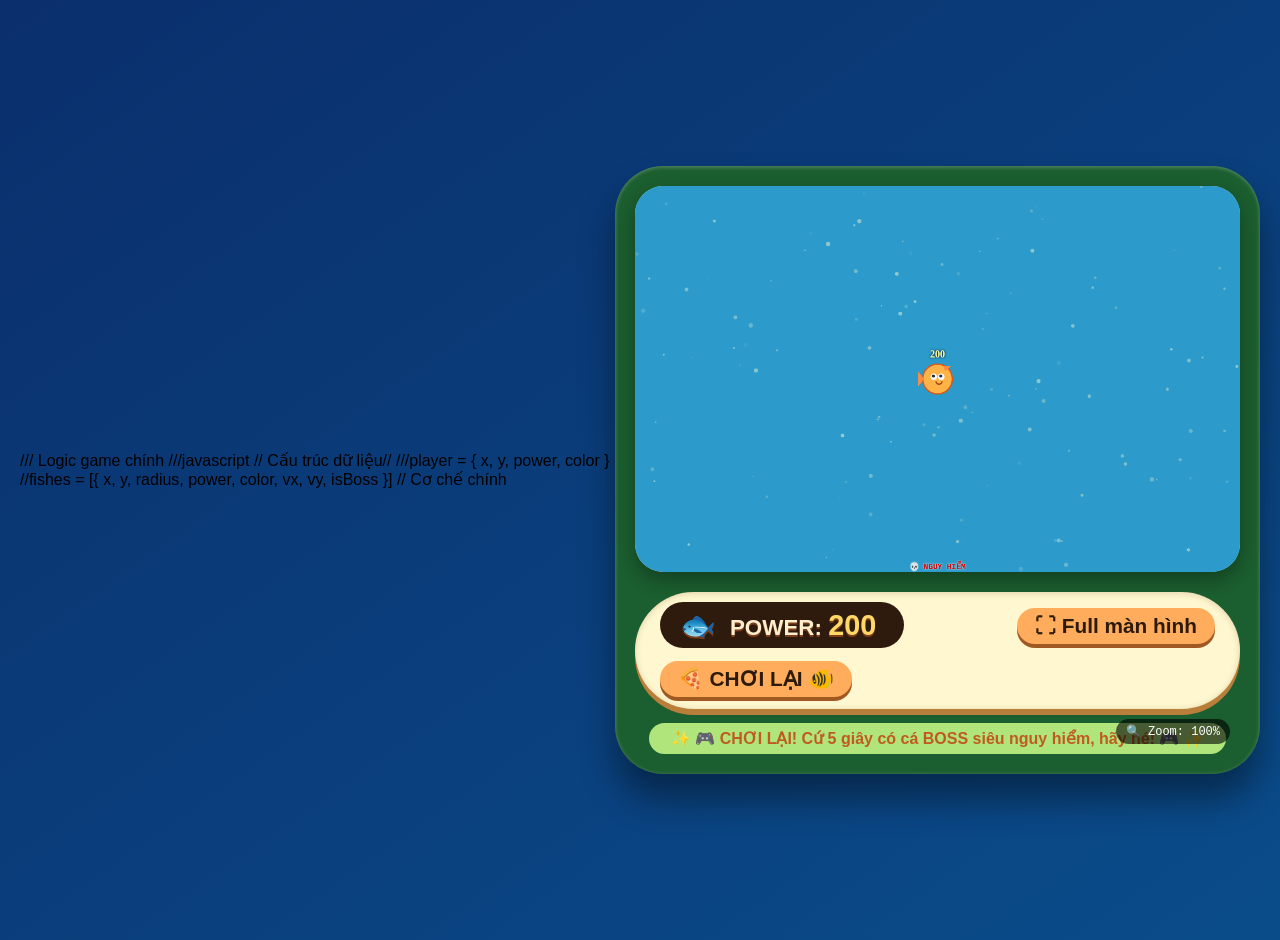
<file: 2123110291_TranVanLuan/game.html>
/// Logic game chính
///javascript
// Cấu trúc dữ liệu//
///player = { x, y, power, color }
//fishes = [{ x, y, radius, power, color, vx, vy, isBoss }]

// Cơ chế chính
<!-- - Power > đối thủ → ăn được (+1/4 power đối thủ)
- Power < đối thủ → Game Over
- Power = đối thủ → đẩy nhau -->

<!-- Camera & Zoom:
javascript
// Chuyển đổi tọa độ màn hình sang thế giới
screenToWorld(clientX, clientY) {
  canvasX = (clientX - rect.left) * (canvasW / rect.width)
  worldX = (canvasX - canvasW/2) / zoom + cameraX
} -->
<!-- Sinh cá BOSS (mỗi 5 giây):
javascript
bossTimer += 1
if (bossTimer >= 300) {  // 300 frame @ 60fps = 5 giây
  bossPower = player.power * random(5, 9)  // Siêu mạnh
  spawnBoss()
} -->


<!DOCTYPE html>
<html lang="vi">
<head>
    <meta charset="UTF-8">
    <meta name="viewport" content="width=device-width, initial-scale=1.0, user-scalable=no">
    <title>Cá lớn nuốt cá bé - Thêm cá siêu nguy hiểm mỗi 5 giây</title>
    <style>
        * {
            user-select: none;
            -webkit-tap-highlight-color: transparent;
        }
        body {
            margin: 0;
            min-height: 100vh;
            background: linear-gradient(145deg, #0a2f6c 0%, #0a4c8a 100%);
            display: flex;
            justify-content: center;
            align-items: center;
            font-family: 'Segoe UI', 'Comic Neue', 'Chalkboard SE', 'Comic Sans MS', cursive, sans-serif;
            padding: 20px;
            overflow: hidden;
        }
        .game-container {
            position: relative;
            border-radius: 48px;
            background: #1b5e2f;
            padding: 20px;
            box-shadow: 0 25px 35px rgba(0,0,0,0.4), inset 0 1px 4px rgba(255,255,255,0.3);
            display: inline-block;
        }
        canvas {
            display: block;
            margin: 0 auto;
            border-radius: 28px;
            box-shadow: 0 8px 18px rgba(0,0,0,0.3), inset 0 0 0 3px #ffefb0;
            cursor: default;
            background: #1e8bc0;
            background-image: radial-gradient(circle at 20% 40%, rgba(255,245,180,0.2) 2%, transparent 2.5%),
                              radial-gradient(circle at 75% 85%, rgba(255,220,140,0.25) 1.8%, transparent 2%);
            background-size: 55px 55px, 80px 80px;
            width: 100%;
            height: auto;
        }
        .info-panel {
            display: flex;
            justify-content: space-between;
            align-items: baseline;
            margin-top: 20px;
            background: #fef7cf;
            padding: 10px 25px;
            border-radius: 60px;
            box-shadow: inset 0 1px 6px rgba(98,55,14,0.2), 0 6px 0 #b97f3a;
            font-weight: bold;
            gap: 15px;
            flex-wrap: wrap;
        }
        .score-box {
            background: #2e1b0e;
            padding: 6px 20px;
            border-radius: 3rem;
            color: #ffeecc;
            text-shadow: 0 2px 0 #7a3e1a;
            font-size: 1.4rem;
        }
        .score-box span {
            color: #ffd966;
            font-size: 1.8rem;
            margin-right: 8px;
        }
        button {
            background: #ffac5c;
            border: none;
            font-size: 1.3rem;
            font-family: inherit;
            font-weight: bold;
            padding: 6px 18px;
            border-radius: 3rem;
            color: #2c1a0a;
            cursor: pointer;
            transition: 0.1s linear;
            box-shadow: 0 4px 0 #a15923;
            transform: translateY(-2px);
        }
        button:active {
            transform: translateY(2px);
            box-shadow: 0 1px 0 #a15923;
        }
        .fun-message {
            text-align: center;
            margin-top: 14px;
            background: #ffecb3;
            width: fit-content;
            margin-left: auto;
            margin-right: auto;
            padding: 6px 22px;
            border-radius: 40px;
            font-weight: bold;
            color: #c05a1f;
            font-size: 1rem;
        }
        .zoom-hint {
            position: absolute;
            bottom: 30px;
            right: 30px;
            background: rgba(0,0,0,0.6);
            color: white;
            padding: 5px 10px;
            border-radius: 20px;
            font-size: 12px;
            font-family: monospace;
            pointer-events: none;
            z-index: 5;
        }
        .gameover-overlay {
            position: absolute;
            top: 0;
            left: 0;
            width: 100%;
            height: 100%;
            background: rgba(0,0,0,0.85);
            border-radius: 28px;
            display: flex;
            justify-content: center;
            align-items: center;
            flex-direction: column;
            backdrop-filter: blur(5px);
            z-index: 20;
        }
        .gameover-text {
            background: #ffdd99;
            padding: 20px 40px;
            border-radius: 70px;
            font-size: 2rem;
            font-weight: bold;
            color: #a52200;
            text-align: center;
            box-shadow: 0 10px 0 #8b3c1c;
        }
        .gameover-sub {
            margin-top: 20px;
            background: #ffeaa7;
            padding: 10px 25px;
            border-radius: 50px;
            font-weight: bold;
        }
        .restart-overlay-btn {
            background: #ffac5c;
            border: none;
            font-size: 1.3rem;
            font-family: inherit;
            font-weight: bold;
            padding: 8px 28px;
            border-radius: 3rem;
            color: #2c1a0a;
            cursor: pointer;
            margin-top: 20px;
            box-shadow: 0 4px 0 #a15923;
        }
        @media (max-width: 800px) {
            .score-box { font-size: 1rem; padding: 4px 12px; }
            .score-box span { font-size: 1.3rem; }
            button { font-size: 1rem; padding: 4px 14px; }
            .gameover-text { font-size: 1.4rem; padding: 15px 25px; }
        }
    </style>
</head>
<body>
<div class="game-container" id="gameContainer">
    <canvas id="gameCanvas" width="1100" height="700"></canvas>
    <div class="info-panel">
        <div class="score-box"><span>🐟</span> POWER: <span id="powerValue">200</span></div>
        <button id="fullscreenBtn">⛶ Full màn hình</button>
        <button id="restartButton">🍕 CHƠI LẠI 🐠</button>
    </div>
    <div class="fun-message" id="funMsg">👉 Di chuột bơi - Mỗi 5 giây có cá SIÊU NGUY HIỂM xuất hiện! Tránh xa 👈</div>
    <div class="zoom-hint" id="zoomHint">🔍 Zoom: 100%</div>
</div>

<script>
    (function() {
        const W = 1100, H = 700;
        const canvas = document.getElementById('gameCanvas');
        const ctx = canvas.getContext('2d');
        const container = document.getElementById('gameContainer');
        
        // Fullscreen
        const fullscreenBtn = document.getElementById('fullscreenBtn');
        function toggleFullscreen() {
            if (!document.fullscreenElement) {
                container.requestFullscreen().catch(err => console.log(err));
                fullscreenBtn.textContent = '✖ Thoát full';
            } else {
                document.exitFullscreen();
                fullscreenBtn.textContent = '⛶ Full màn hình';
            }
        }
        fullscreenBtn.addEventListener('click', toggleFullscreen);
        document.addEventListener('fullscreenchange', () => {
            if (document.fullscreenElement) fullscreenBtn.textContent = '✖ Thoát full';
            else fullscreenBtn.textContent = '⛶ Full màn hình';
        });
        
        // Camera zoom
        let zoom = 1.0;
        const MIN_ZOOM = 0.3;
        const MAX_ZOOM = 2.2;
        let cameraX = W/2, cameraY = H/2;
        
        // Người chơi
        let player = {
            x: W/2, y: H/2,
            power: 200,
            color: '#FFB347'
        };
        
        function getPlayerRadius(power) {
            return Math.min(90, 15 + Math.floor(power / 16));
        }
        
        function updateUI() {
            document.getElementById('powerValue').innerText = Math.floor(player.power);
            document.getElementById('zoomHint').innerHTML = `🔍 Zoom: ${Math.round(zoom*100)}%`;
        }
        
        let fishes = [];
        let gameActive = true;
        let spawnCounter = 0;
        let spawnDelay = 48;
        const MAX_FISH = 25;
        
        // Boss timer: mỗi 5 giây (300 frame ~ 60fps)
        let bossTimer = 0;
        const BOSS_INTERVAL_FRAMES = 300; // 5 giây nếu 60fps
        
        let mouseWorldX = player.x, mouseWorldY = player.y;
        
        function random(min, max) { return min + Math.random() * (max - min); }
        function isCollide(a, b) { return Math.hypot(a.x - b.x, a.y - b.y) < a.radius + b.radius; }
        
        // Sinh cá bình thường
        function spawnFish() {
            if (!gameActive) return;
            if (fishes.length >= MAX_FISH) return;
            
            let maxPower = Math.max(100, player.power * 1.35);
            let minPower = 10;
            let power = Math.floor(random(minPower, maxPower));
            if (Math.random() < 0.18 && power < player.power) {
                power = player.power + random(10, player.power * 0.35);
            }
            if (power < 10) power = 10;
            
            let radius = Math.min(65, 8 + Math.floor(power / 16));
            if (radius < 8) radius = 8;
            
            let color;
            if (power < player.power) color = '#58D68D';
            else if (power > player.power) color = '#E63946';
            else color = '#F7DC6F';
            
            const side = Math.floor(Math.random() * 4);
            let x, y;
            const outer = random(70, 220);
            if (side === 0) { x = -outer; y = random(0, H); }
            else if (side === 1) { x = W + outer; y = random(0, H); }
            else if (side === 2) { x = random(0, W); y = -outer; }
            else { x = random(0, W); y = H + outer; }
            
            let angle = Math.atan2(player.y - y, player.x - x);
            let speed = random(0.55, 1.0);
            let vx = Math.cos(angle) * speed;
            let vy = Math.sin(angle) * speed;
            
            fishes.push({ x, y, radius, power, color, vx, vy, isBoss: false });
        }
        
        // Sinh cá BOSS siêu nguy hiểm (mỗi 5 giây)
        function spawnBoss() {
            if (!gameActive) return;
            // Boss power rất lớn: gấp 5 đến 8 lần power của player (không thể ăn)
            let bossPower = player.power * random(5, 9);
            bossPower = Math.max(bossPower, 500);
            let radius = Math.min(100, 20 + Math.floor(bossPower / 12));
            if (radius < 25) radius = 25;
            let color = '#2C3E50'; // màu đen xám
            // Vị trí spawn ở rìa
            const side = Math.floor(Math.random() * 4);
            let x, y;
            const outer = random(50, 150);
            if (side === 0) { x = -outer; y = random(0, H); }
            else if (side === 1) { x = W + outer; y = random(0, H); }
            else if (side === 2) { x = random(0, W); y = -outer; }
            else { x = random(0, W); y = H + outer; }
            
            let angle = Math.atan2(player.y - y, player.x - x);
            let speed = random(1.0, 1.8); // bơi nhanh hơn
            let vx = Math.cos(angle) * speed;
            let vy = Math.sin(angle) * speed;
            
            fishes.push({
                x, y, radius, power: bossPower, color, vx, vy, isBoss: true
            });
            showFunMessage(`⚠️ CÁ SIÊU NGUY HIỂM ${Math.floor(bossPower)} POWER! TRÁNH XA! ⚠️`, '#ff6666');
        }
        
        function updateFishes() {
            for (let i = 0; i < fishes.length; i++) {
                const f = fishes[i];
                f.x += f.vx;
                f.y += f.vy;
                if (f.x + f.radius < -600 || f.x - f.radius > W + 600 || f.y + f.radius < -600 || f.y - f.radius > H + 600) {
                    fishes.splice(i, 1);
                    i--;
                }
            }
        }
        
        function handleCollisions() {
            if (!gameActive) return;
            const playerRadius = getPlayerRadius(player.power);
            for (let i = 0; i < fishes.length; i++) {
                const f = fishes[i];
                if (isCollide({x: player.x, y: player.y, radius: playerRadius}, {x: f.x, y: f.y, radius: f.radius})) {
                    if (f.power > player.power) {
                        gameActive = false;
                        showGameOver();
                        return;
                    } else if (f.power < player.power) {
                        let gain = Math.floor(f.power / 4);
                        if (gain < 1) gain = 1;
                        player.power += gain;
                        updateUI();
                        showFunMessage(`🤤 +${gain} POWER (1/4 của ${f.power}) | Tổng: ${Math.floor(player.power)}`, '#a8e6cf');
                        fishes.splice(i, 1);
                        i--;
                    } else {
                        const angle = Math.atan2(player.y - f.y, player.x - f.x);
                        player.x += Math.cos(angle) * 15;
                        player.y += Math.sin(angle) * 15;
                        f.x -= Math.cos(angle) * 12;
                        f.y -= Math.sin(angle) * 12;
                        const pr = getPlayerRadius(player.power);
                        player.x = Math.min(Math.max(player.x, pr + 10), W - pr - 10);
                        player.y = Math.min(Math.max(player.y, pr + 10), H - pr - 10);
                        showFunMessage(`⚖️ Bằng power! Đẩy nhau`, '#ffe0a3');
                    }
                }
            }
        }
        
        function showGameOver() {
            const overlay = document.createElement('div');
            overlay.className = 'gameover-overlay';
            overlay.id = 'gameoverOverlay';
            overlay.innerHTML = `
                <div class="gameover-text">💀 GAME OVER 💀<br>🐟 POWER: ${Math.floor(player.power)}</div>
                <div class="gameover-sub">👆 Nhấn nút "CHƠI LẠI"</div>
                <button class="restart-overlay-btn" id="restartOverlayBtn">🎮 CHƠI LẠI NGAY 🎮</button>
            `;
            container.appendChild(overlay);
            document.getElementById('restartOverlayBtn')?.addEventListener('click', () => restartGame());
            showFunMessage('💀 GAME OVER! Nhấn CHƠI LẠI 💀', '#ff8888');
        }
        
        function removeGameOverlay() { document.getElementById('gameoverOverlay')?.remove(); }
        
        let msgTimeout;
        function showFunMessage(msg, bgColor) {
            const msgDiv = document.getElementById('funMsg');
            if (msgTimeout) clearTimeout(msgTimeout);
            msgDiv.innerHTML = '✨ ' + msg + ' ✨';
            msgDiv.style.backgroundColor = bgColor;
            msgTimeout = setTimeout(() => {
                if (gameActive) msgDiv.innerHTML = '👉 Di chuột bơi - Mỗi 5 giây có cá SIÊU NGUY HIỂM xuất hiện! Tránh xa 👈';
                else msgDiv.innerHTML = '💀 GAME OVER! Nhấn CHƠI LẠI 💀';
                msgDiv.style.backgroundColor = '#ffecb3';
            }, 2500);
        }
        
        function autoSpawn() {
            if (!gameActive) return;
            spawnCounter++;
            let delay = Math.max(38, spawnDelay - Math.floor(player.power / 700));
            if (spawnCounter >= delay) {
                spawnCounter = 0;
                if (fishes.length < MAX_FISH) spawnFish();
            }
        }
        
        // Cập nhật boss timer
        function updateBossTimer() {
            if (!gameActive) return;
            bossTimer++;
            if (bossTimer >= BOSS_INTERVAL_FRAMES) {
                bossTimer = 0;
                spawnBoss();
            }
        }
        
        function updatePlayerPosition() {
            if (!gameActive) return;
            let tx = mouseWorldX;
            let ty = mouseWorldY;
            const pr = getPlayerRadius(player.power);
            tx = Math.min(Math.max(tx, pr + 10), W - pr - 10);
            ty = Math.min(Math.max(ty, pr + 10), H - pr - 10);
            player.x += (tx - player.x) * 0.07;
            player.y += (ty - player.y) * 0.07;
            player.x = Math.min(Math.max(player.x, pr + 8), W - pr - 8);
            player.y = Math.min(Math.max(player.y, pr + 8), H - pr - 8);
        }
        
        function updateCamera() {
            if (!gameActive) return;
            cameraX += (player.x - cameraX) * 0.1;
            cameraY += (player.y - cameraY) * 0.1;
        }
        
        function drawWorld() {
            ctx.save();
            ctx.clearRect(0, 0, canvas.width, canvas.height);
            const canvasW = canvas.width, canvasH = canvas.height;
            ctx.translate(canvasW/2, canvasH/2);
            ctx.scale(zoom, zoom);
            ctx.translate(-cameraX, -cameraY);
            
            ctx.fillStyle = '#2c9bcb';
            ctx.fillRect(0, 0, W, H);
            for (let i = 0; i < 120; i++) {
                ctx.beginPath();
                ctx.arc(random(0, W), random(0, H), random(1, 4), 0, Math.PI*2);
                ctx.fillStyle = `rgba(255,250,210,${Math.random()*0.5})`;
                ctx.fill();
            }
            
            for (const f of fishes) {
                ctx.save();
                ctx.beginPath();
                ctx.arc(f.x, f.y, f.radius, 0, Math.PI*2);
                ctx.fillStyle = f.color;
                ctx.fill();
                ctx.strokeStyle = '#5d3a1a';
                ctx.lineWidth = 1.8;
                ctx.stroke();
                ctx.fillStyle = '#000';
                ctx.beginPath();
                ctx.arc(f.x - f.radius*0.2, f.y - f.radius*0.1, f.radius*0.18, 0, Math.PI*2);
                ctx.fill();
                ctx.fillStyle = 'white';
                ctx.beginPath();
                ctx.arc(f.x - f.radius*0.28, f.y - f.radius*0.18, f.radius*0.07, 0, Math.PI*2);
                ctx.fill();
                // Nếu là boss, vẽ thêm vòng hào quang đỏ
                if (f.isBoss) {
                    ctx.beginPath();
                    ctx.arc(f.x, f.y, f.radius + 5, 0, Math.PI*2);
                    ctx.strokeStyle = '#FF0000';
                    ctx.lineWidth = 3;
                    ctx.stroke();
                    ctx.fillStyle = '#FF4500';
                    ctx.font = `bold ${Math.max(18, Math.floor(f.radius * 0.6))}px "Comic Neue"`;
                    ctx.fillText('☠️ BOSS ☠️', f.x - f.radius*0.6, f.y - f.radius - 15);
                }
                ctx.font = `bold ${Math.max(16, Math.floor(f.radius * 0.7))}px "Comic Neue"`;
                ctx.fillStyle = '#1e2a1a';
                ctx.shadowBlur = 3;
                ctx.shadowColor = 'white';
                ctx.fillText(`${Math.floor(f.power)}`, f.x - f.radius*0.4, f.y - f.radius - 8);
                if (f.power < player.power) {
                    ctx.fillStyle = '#2c6e2c';
                    ctx.font = 'bold 14px monospace';
                    ctx.fillText('✅ ĂN ĐƯỢC', f.x - 35, f.y - f.radius - 26);
                } else if (f.power > player.power) {
                    ctx.fillStyle = '#cc0000';
                    ctx.font = 'bold 14px monospace';
                    ctx.fillText('💀 NGUY HIỂM', f.x - 35, f.y - f.radius - 26);
                } else {
                    ctx.fillStyle = '#ff8c42';
                    ctx.font = 'bold 13px monospace';
                    ctx.fillText('⚖️ BẰNG', f.x - 28, f.y - f.radius - 26);
                }
                ctx.shadowBlur = 0;
                ctx.restore();
            }
            
            ctx.save();
            const pr = getPlayerRadius(player.power);
            const x = player.x;
            const y = player.y;
            ctx.beginPath();
            ctx.arc(x, y, pr, 0, Math.PI*2);
            ctx.fillStyle = player.color;
            ctx.fill();
            ctx.strokeStyle = '#d45a1a';
            ctx.lineWidth = 2.5;
            ctx.stroke();
            ctx.fillStyle = 'white';
            ctx.beginPath();
            ctx.arc(x - pr*0.25, y - pr*0.15, pr*0.22, 0, Math.PI*2);
            ctx.fill();
            ctx.beginPath();
            ctx.arc(x + pr*0.25, y - pr*0.15, pr*0.22, 0, Math.PI*2);
            ctx.fill();
            ctx.fillStyle = '#1F2A3A';
            ctx.beginPath();
            ctx.arc(x - pr*0.28, y - pr*0.2, pr*0.1, 0, Math.PI*2);
            ctx.fill();
            ctx.beginPath();
            ctx.arc(x + pr*0.22, y - pr*0.2, pr*0.1, 0, Math.PI*2);
            ctx.fill();
            ctx.beginPath();
            ctx.moveTo(x + pr*0.5, y - pr*0.5);
            ctx.lineTo(x + pr*0.9, y - pr*0.85);
            ctx.lineTo(x + pr*0.4, y - pr*0.9);
            ctx.fillStyle = '#FF8C42';
            ctx.fill();
            ctx.beginPath();
            ctx.moveTo(x - pr*0.9, y);
            ctx.lineTo(x - pr*1.3, y - pr*0.5);
            ctx.lineTo(x - pr*1.3, y + pr*0.5);
            ctx.fillStyle = '#FF8C42';
            ctx.fill();
            ctx.beginPath();
            ctx.arc(x + pr*0.1, y + pr*0.15, pr*0.2, 0.05, Math.PI - 0.05);
            ctx.strokeStyle = '#A04010';
            ctx.lineWidth = 2.5;
            ctx.stroke();
            ctx.font = `bold ${Math.max(18, Math.floor(pr * 0.5))}px "Comic Neue"`;
            ctx.fillStyle = '#FFFFAA';
            ctx.shadowBlur = 4;
            ctx.shadowColor = 'black';
            ctx.fillText(`${Math.floor(player.power)}`, x - pr*0.5, y - pr - 12);
            ctx.shadowBlur = 0;
            ctx.restore();
            
            ctx.restore();
        }
        
        function handleWheel(e) {
            e.preventDefault();
            let newZoom = zoom + (e.deltaY > 0 ? -0.05 : 0.05);
            newZoom = Math.min(MAX_ZOOM, Math.max(MIN_ZOOM, newZoom));
            if (newZoom !== zoom) { zoom = newZoom; updateUI(); }
        }
        
        function screenToWorld(clientX, clientY) {
            const rect = canvas.getBoundingClientRect();
            const canvasW = canvas.width, canvasH = canvas.height;
            let canvasX = (clientX - rect.left) * (canvasW / rect.width);
            let canvasY = (clientY - rect.top) * (canvasH / rect.height);
            const worldX = (canvasX - canvasW/2) / zoom + cameraX;
            const worldY = (canvasY - canvasH/2) / zoom + cameraY;
            return { x: worldX, y: worldY };
        }
        
        function onPointerMove(e) {
            if (!gameActive) return;
            e.preventDefault();
            let clientX, clientY;
            if (e.touches) { clientX = e.touches[0].clientX; clientY = e.touches[0].clientY; }
            else { clientX = e.clientX; clientY = e.clientY; }
            const world = screenToWorld(clientX, clientY);
            mouseWorldX = world.x; mouseWorldY = world.y;
        }
        
        function attachEvents() {
            canvas.addEventListener('wheel', handleWheel, { passive: false });
            canvas.addEventListener('mousemove', onPointerMove);
            canvas.addEventListener('touchmove', onPointerMove, { passive: false });
            canvas.addEventListener('touchstart', onPointerMove, { passive: false });
        }
        
        function restartGame() {
            removeGameOverlay();
            gameActive = true;
            player.power = 200;
            player.x = W/2; player.y = H/2;
            mouseWorldX = player.x; mouseWorldY = player.y;
            cameraX = player.x; cameraY = player.y;
            fishes = [];
            zoom = 1.0;
            bossTimer = 0;
            updateUI();
            showFunMessage('🎮 CHƠI LẠI! Cứ 5 giây có cá BOSS siêu nguy hiểm, hãy né! 🎮', '#b0e57c');
            for (let i = 0; i < 9; i++) spawnFish();
            spawnCounter = 0;
        }
        
        function updateGame() {
            if (!gameActive) return;
            updatePlayerPosition();
            updateFishes();
            handleCollisions();
            autoSpawn();
            updateBossTimer();
            updateUI();
            updateCamera();
        }
        
        function animate() { updateGame(); drawWorld(); requestAnimationFrame(animate); }
        
        document.getElementById('restartButton').addEventListener('click', () => restartGame());
        function init() { restartGame(); attachEvents(); animate(); }
        init();
    })();
</script>
</body>
</html>
</file>
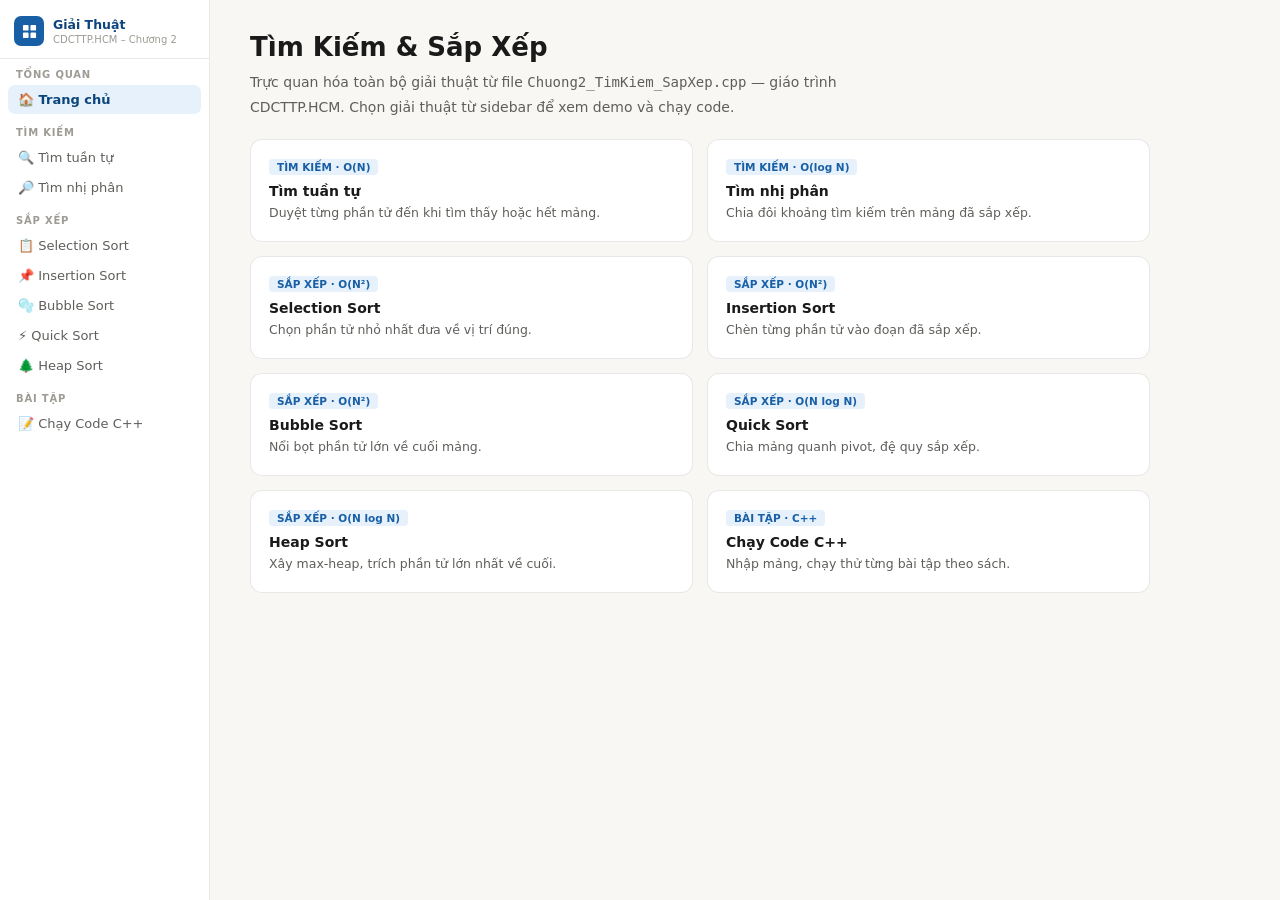
<file: Chuong2_TimKiem_SapXep/GiaiThuat_Chuong2.html>
<!DOCTYPE html>
<html lang="vi">
<head>
<meta charset="UTF-8"/>
<meta name="viewport" content="width=device-width,initial-scale=1.0"/>
<title>Chương 2 – Tìm Kiếm & Sắp Xếp</title>
<style>
:root{
  --blue:#185FA5;--blue-lt:#E6F1FB;--blue-dk:#0C447C;
  --teal:#0F6E56;--teal-lt:#E1F5EE;--teal-md:#5DCAA5;
  --amber:#854F0B;--amber-lt:#FAEEDA;--amber-md:#EF9F27;
  --coral:#993C1D;--coral-lt:#FAECE7;--coral-md:#F0997B;
  --pink:#D4537E;
  --gray-bg:#F8F7F4;--gray-50:#F1EFE8;--gray-100:#D3D1C7;--gray-200:#B4B2A9;
  --gray-600:#5F5E5A;--gray-800:#444441;
  --surface:#fff;--border:rgba(0,0,0,0.09);
  --tx:#1A1A1A;--tx2:#5F5E5A;--tx3:#9E9B94;
  --sidebar:210px;
}
*{box-sizing:border-box;margin:0;padding:0}
body{font-family:'Segoe UI',system-ui,sans-serif;background:var(--gray-bg);color:var(--tx);display:flex;min-height:100vh;font-size:14px}

/* ── SIDEBAR ── */
.sb{width:var(--sidebar);background:var(--surface);border-right:1px solid var(--border);position:fixed;top:0;left:0;height:100vh;overflow-y:auto;display:flex;flex-direction:column;z-index:50}
.sb-logo{padding:16px 14px 12px;border-bottom:1px solid var(--border);display:flex;align-items:center;gap:9px}
.sb-logo .icon{width:30px;height:30px;background:var(--blue);border-radius:7px;display:flex;align-items:center;justify-content:center;flex-shrink:0}
.sb-logo .icon svg{width:15px;height:15px;fill:#fff}
.sb-logo .title{font-size:12.5px;font-weight:700;color:var(--blue-dk);line-height:1.35}
.sb-logo .sub{font-size:10px;color:var(--tx3);font-weight:400}
.sb-sec{padding:10px 8px 2px}
.sb-lbl{font-size:10px;font-weight:700;letter-spacing:.08em;text-transform:uppercase;color:var(--tx3);padding:0 8px 5px}
.sb-item{display:block;padding:7px 10px;border-radius:7px;cursor:pointer;font-size:13px;color:var(--tx2);transition:background .12s,color .12s;margin-bottom:1px;user-select:none}
.sb-item:hover{background:var(--gray-50);color:var(--tx)}
.sb-item.on{background:var(--blue-lt);color:var(--blue-dk);font-weight:600}

/* ── MAIN ── */
.main{margin-left:var(--sidebar);flex:1;padding:32px 40px;max-width:980px}
.page{display:none}.page.on{display:block}

/* ── PAGE HEADER ── */
.ph h1{font-size:26px;font-weight:700;margin-bottom:8px}
.ph p{font-size:14px;line-height:1.75;color:var(--tx2);max-width:660px;margin-bottom:12px}
.tags{margin-bottom:14px}
.tag{display:inline-flex;align-items:center;font-size:11px;font-weight:600;padding:3px 10px;border-radius:20px;margin-right:5px}
.tag-o{background:var(--amber-lt);color:var(--amber)}
.tag-t{background:var(--blue-lt);color:var(--blue)}
.tag-g{background:var(--teal-lt);color:var(--teal)}

/* ── TIP BOX ── */
.tip{background:var(--teal-lt);border-left:3px solid var(--teal-md);border-radius:0 8px 8px 0;padding:12px 15px;margin-bottom:20px}
.tip-title{font-size:10.5px;font-weight:700;color:var(--teal);letter-spacing:.06em;text-transform:uppercase;margin-bottom:6px}
.tip ul{list-style:none}.tip li{font-size:13px;color:var(--teal);padding-left:14px;position:relative;margin-bottom:4px;line-height:1.6}
.tip li::before{content:'→';position:absolute;left:0;font-weight:700}

/* ── SECTION LABEL ── */
.slbl{font-size:11px;font-weight:700;color:var(--tx3);text-transform:uppercase;letter-spacing:.08em;margin-bottom:8px}

/* ── PSEUDOCODE ── */
.pseudo{background:var(--gray-50);border:1px solid var(--gray-100);border-radius:10px;padding:14px 18px;font-family:'Consolas','JetBrains Mono',monospace;font-size:12.5px;line-height:1.9;color:var(--gray-800);white-space:pre;overflow-x:auto;margin-bottom:20px}
.kw{color:var(--blue);font-weight:600}.fn{color:var(--coral)}.num{color:var(--amber)}.cm{color:var(--tx3);font-style:italic}

/* ── VIZ PANEL ── */
.vpanel{background:var(--surface);border:1px solid var(--border);border-radius:12px;overflow:hidden;margin-bottom:20px}
.vtb{display:flex;align-items:center;gap:8px;padding:10px 14px;border-bottom:1px solid var(--border);background:var(--gray-50);flex-wrap:wrap}
.vtb label{font-size:12px;font-weight:600;color:var(--tx2)}
.varr{font-family:'Consolas',monospace;font-size:12.5px;border:1px solid var(--gray-100);background:var(--surface);color:var(--tx);padding:5px 9px;border-radius:7px;width:220px;outline:none}
.varr:focus{border-color:var(--blue-dk)}
.vcanvas{padding:22px 18px 16px}
.spd{display:flex;align-items:center;gap:6px;font-size:11.5px;color:var(--tx3);margin-left:auto}
.spd input{width:70px}

/* ── BUTTONS ── */
.btn{padding:6px 14px;border-radius:7px;font-size:12.5px;font-weight:600;cursor:pointer;border:none;transition:opacity .12s;display:inline-flex;align-items:center;gap:5px}
.btn:active{opacity:.8}
.btn-play{background:var(--teal);color:#fff}.btn-play:hover{opacity:.88}
.btn-rst{background:var(--surface);color:var(--tx);border:1px solid var(--gray-100)}.btn-rst:hover{background:var(--gray-50)}
.btn-run{background:var(--blue);color:#fff}.btn-run:hover{opacity:.88}

/* ── BARS ── */
.bars{display:flex;align-items:flex-end;gap:5px;height:130px;margin-bottom:6px}
.bw{display:flex;flex-direction:column;align-items:center;gap:3px;flex:1}
.bar{width:100%;border-radius:4px 4px 0 0;transition:height .3s ease,background .2s;min-width:16px}
.bl{font-size:10.5px;font-family:'Consolas',monospace;color:var(--tx3)}
.b-d{background:#85B7EB}.b-c{background:#EF9F27}.b-s{background:#F0997B}.b-ok{background:#5DCAA5}.b-pv{background:#D4537E}

/* ── CELLS ── */
.cells{display:flex;gap:5px;flex-wrap:wrap;margin-bottom:10px}
.cell{width:44px;height:44px;display:flex;align-items:center;justify-content:center;font-size:13.5px;font-weight:600;font-family:'Consolas',monospace;border-radius:8px;border:2px solid var(--gray-100);background:var(--gray-50);color:var(--tx);transition:background .2s,border-color .2s,transform .18s}
.c-chk{background:var(--amber-lt);border-color:var(--amber-md);transform:scale(1.1)}
.c-ok{background:var(--teal-lt);border-color:var(--teal-md)}
.c-out{opacity:.3}
.c-rng{background:var(--blue-lt);border-color:#85B7EB}
.c-mid{background:var(--coral-lt);border-color:var(--coral-md);transform:scale(1.08)}

/* ── STATUS ── */
.sbar{margin-top:10px;padding:9px 13px;background:var(--gray-50);border-radius:8px;font-size:12.5px;color:var(--tx2);min-height:36px;line-height:1.55}
.hl{font-weight:700;color:var(--blue-dk)}.ok{color:var(--teal);font-weight:600}.err{color:var(--coral)}

/* ── LEGEND ── */
.leg{display:flex;gap:14px;flex-wrap:wrap;margin-top:8px}
.li{display:flex;align-items:center;gap:4px;font-size:11.5px;color:var(--tx3)}
.ld{width:9px;height:9px;border-radius:2px}

/* ── SEARCH INPUT ROW ── */
.xrow{display:flex;align-items:center;gap:8px;margin-bottom:12px}
.xrow label{font-size:12.5px;color:var(--tx2);font-weight:500}
.xrow input{width:72px;font-family:'Consolas',monospace;font-size:12.5px;border:1px solid var(--gray-100);background:var(--surface);color:var(--tx);padding:5px 8px;border-radius:7px;outline:none}
.xrow input:focus{border-color:var(--blue)}

/* ── CODE RUNNER ── */
.runner{background:var(--surface);border:1px solid var(--border);border-radius:12px;overflow:hidden;margin-bottom:20px}
.runner-head{display:flex;align-items:center;gap:10px;padding:10px 14px;background:#1e1e2e;color:#cdd6f4}
.runner-head span{font-size:12px;font-family:'Consolas',monospace;opacity:.7}
.runner-head .rbtn{margin-left:auto}
.runner-body{display:flex;gap:0}
.code-pane{flex:1;background:#1e1e2e;padding:14px 16px;font-family:'Consolas',monospace;font-size:12px;line-height:1.8;overflow-x:auto;min-height:180px;color:#cdd6f4}
.code-pane .ck{color:#89b4fa}.code-pane .cf{color:#fab387}.code-pane .cs{color:#a6e3a1}.code-pane .cn{color:#f9e2af}.code-pane .cc{color:#6c7086;font-style:italic}
.output-pane{width:280px;background:#181825;border-left:1px solid rgba(255,255,255,.06);display:flex;flex-direction:column}
.output-head{padding:8px 12px;font-size:11px;font-weight:600;letter-spacing:.06em;text-transform:uppercase;color:#6c7086;border-bottom:1px solid rgba(255,255,255,.06)}
.output-body{flex:1;padding:10px 12px;font-family:'Consolas',monospace;font-size:12px;line-height:1.75;color:#a6e3a1;white-space:pre-wrap;min-height:160px;overflow-y:auto}

/* ── COMPLEXITY TABLE ── */
.ctbl{width:100%;border-collapse:collapse;font-size:13px;margin-bottom:20px}
.ctbl th{text-align:left;padding:8px 13px;font-size:11px;font-weight:700;letter-spacing:.05em;text-transform:uppercase;color:var(--tx3);background:var(--gray-50);border-bottom:1px solid var(--border)}
.ctbl td{padding:9px 13px;border-bottom:1px solid var(--border);color:var(--tx2)}
.ctbl tr:last-child td{border-bottom:none}
.ctbl tr:hover td{background:var(--gray-50)}
.ctbl td:first-child{font-weight:600;color:var(--tx)}
.mono{font-family:'Consolas',monospace}
.bg{background:#EAF3DE;color:#3B6D11;padding:2px 8px;border-radius:4px;font-size:11px;font-weight:600}
.ba{background:var(--amber-lt);color:var(--amber);padding:2px 8px;border-radius:4px;font-size:11px;font-weight:600}
.bb{background:var(--coral-lt);color:var(--coral);padding:2px 8px;border-radius:4px;font-size:11px;font-weight:600}

/* ── HOME GRID ── */
.hgrid{display:grid;grid-template-columns:1fr 1fr;gap:14px;margin-top:20px}
.hcard{background:var(--surface);border:1px solid var(--border);border-radius:12px;padding:18px;cursor:pointer;transition:border-color .15s,box-shadow .15s}
.hcard:hover{border-color:#85B7EB;box-shadow:0 4px 18px rgba(24,95,165,.08)}
.hcard .ctag{font-size:10.5px;font-weight:700;color:var(--blue);background:var(--blue-lt);padding:2px 8px;border-radius:4px;display:inline-block;margin-bottom:8px}
.hcard h3{font-size:14px;font-weight:600;margin-bottom:4px}
.hcard p{font-size:12.5px;color:var(--tx2);line-height:1.6}
.divider{border:none;border-top:1px solid var(--border);margin:20px 0}
</style>
</head>
<body>

<!-- ═══ SIDEBAR ═══ -->
<nav class="sb">
  <div class="sb-logo">
    <div class="icon"><svg viewBox="0 0 16 16"><rect x="1" y="1" width="6" height="6" rx="1"/><rect x="9" y="1" width="6" height="6" rx="1"/><rect x="1" y="9" width="6" height="6" rx="1"/><rect x="9" y="9" width="6" height="6" rx="1"/></svg></div>
    <div><div class="title">Giải Thuật</div><div class="sub">CDCTTP.HCM – Chương 2</div></div>
  </div>

  <div class="sb-sec">
    <div class="sb-lbl">Tổng quan</div>
    <div class="sb-item on" onclick="nav('home',this)">🏠 Trang chủ</div>
  </div>
  <div class="sb-sec">
    <div class="sb-lbl">Tìm kiếm</div>
    <div class="sb-item" onclick="nav('linear',this)">🔍 Tìm tuần tự</div>
    <div class="sb-item" onclick="nav('binary',this)">🔎 Tìm nhị phân</div>
  </div>
  <div class="sb-sec">
    <div class="sb-lbl">Sắp xếp</div>
    <div class="sb-item" onclick="nav('selection',this)">📋 Selection Sort</div>
    <div class="sb-item" onclick="nav('insertion',this)">📌 Insertion Sort</div>
    <div class="sb-item" onclick="nav('bubble',this)">🫧 Bubble Sort</div>
    <div class="sb-item" onclick="nav('quick',this)">⚡ Quick Sort</div>
    <div class="sb-item" onclick="nav('heap',this)">🌲 Heap Sort</div>
  </div>
  <div class="sb-sec">
    <div class="sb-lbl">Bài tập</div>
    <div class="sb-item" onclick="nav('baitap',this)">📝 Chạy Code C++</div>
  </div>
</nav>

<!-- ═══ MAIN ═══ -->
<main class="main">

<!-- HOME -->
<div id="p-home" class="page on">
  <div class="ph">
    <h1>Tìm Kiếm &amp; Sắp Xếp</h1>
    <p>Trực quan hóa toàn bộ giải thuật từ file <code>Chuong2_TimKiem_SapXep.cpp</code> — giáo trình CDCTTP.HCM. Chọn giải thuật từ sidebar để xem demo và chạy code.</p>
  </div>
  <div class="hgrid">
    <div class="hcard" onclick="nav('linear',null)"><div class="ctag">TÌM KIẾM · O(N)</div><h3>Tìm tuần tự</h3><p>Duyệt từng phần tử đến khi tìm thấy hoặc hết mảng.</p></div>
    <div class="hcard" onclick="nav('binary',null)"><div class="ctag">TÌM KIẾM · O(log N)</div><h3>Tìm nhị phân</h3><p>Chia đôi khoảng tìm kiếm trên mảng đã sắp xếp.</p></div>
    <div class="hcard" onclick="nav('selection',null)"><div class="ctag">SẮP XẾP · O(N²)</div><h3>Selection Sort</h3><p>Chọn phần tử nhỏ nhất đưa về vị trí đúng.</p></div>
    <div class="hcard" onclick="nav('insertion',null)"><div class="ctag">SẮP XẾP · O(N²)</div><h3>Insertion Sort</h3><p>Chèn từng phần tử vào đoạn đã sắp xếp.</p></div>
    <div class="hcard" onclick="nav('bubble',null)"><div class="ctag">SẮP XẾP · O(N²)</div><h3>Bubble Sort</h3><p>Nổi bọt phần tử lớn về cuối mảng.</p></div>
    <div class="hcard" onclick="nav('quick',null)"><div class="ctag">SẮP XẾP · O(N log N)</div><h3>Quick Sort</h3><p>Chia mảng quanh pivot, đệ quy sắp xếp.</p></div>
    <div class="hcard" onclick="nav('heap',null)"><div class="ctag">SẮP XẾP · O(N log N)</div><h3>Heap Sort</h3><p>Xây max-heap, trích phần tử lớn nhất về cuối.</p></div>
    <div class="hcard" onclick="nav('baitap',null)"><div class="ctag">BÀI TẬP · C++</div><h3>Chạy Code C++</h3><p>Nhập mảng, chạy thử từng bài tập theo sách.</p></div>
  </div>
</div>

<!-- LINEAR SEARCH -->
<div id="p-linear" class="page">
  <div class="ph"><h1>Tìm Kiếm Tuần Tự</h1>
  <div class="tags"><span class="tag tag-o">O(N)</span><span class="tag tag-t">Tìm kiếm</span></div>
  <p>Duyệt từng phần tử từ đầu đến cuối. Không yêu cầu mảng đã sắp xếp.</p></div>
  <div class="tip"><div class="tip-title">Điểm quan sát</div><ul>
    <li>Mỗi bước kiểm tra một phần tử, không bỏ qua.</li>
    <li>Tốt nhất O(1) nếu phần tử ở đầu mảng.</li>
    <li>Xấu nhất O(N) nếu ở cuối hoặc không tìm thấy.</li>
  </ul></div>
  <div class="slbl">Pseudocode (từ file .cpp)</div>
  <div class="pseudo"><span class="fn">TimTuyenTinh</span>(a[], n, x):
  i = <span class="num">0</span>
  <span class="kw">while</span> a[i] != x <span class="kw">and</span> i &lt; n: i++
  <span class="kw">if</span> i &lt; n: <span class="kw">return</span> i    <span class="cm">// tìm thấy tại vị trí i</span>
  <span class="kw">return</span> <span class="num">-1</span>              <span class="cm">// không tìm thấy</span></div>
  <div class="slbl">Trực quan hóa</div>
  <div class="vpanel">
    <div class="vtb">
      <label>Mảng:</label>
      <input class="varr" id="ln-a" value="64, 25, 12, 22, 11, 90, 45, 33"/>
      <div class="spd"><span>Tốc độ:</span><input type="range" id="ln-spd" min="1" max="5" value="3" step="1"/></div>
    </div>
    <div class="vcanvas">
      <div class="xrow">
        <label>Tìm x =</label><input type="number" id="ln-x" value="22"/>
        <button class="btn btn-play" onclick="runLinear()">▶ PLAY</button>
        <button class="btn btn-rst" onclick="resetLinear()">RESET</button>
      </div>
      <div class="cells" id="ln-cells"></div>
      <div class="sbar" id="ln-st">Nhấn PLAY để bắt đầu.</div>
    </div>
  </div>
  <div class="leg">
    <div class="li"><div class="ld" style="background:#D3D1C7"></div>Chưa xét</div>
    <div class="li"><div class="ld" style="background:#EF9F27"></div>Đang kiểm tra</div>
    <div class="li"><div class="ld" style="background:#5DCAA5"></div>Tìm thấy</div>
  </div>
</div>

<!-- BINARY SEARCH -->
<div id="p-binary" class="page">
  <div class="ph"><h1>Tìm Kiếm Nhị Phân</h1>
  <div class="tags"><span class="tag tag-o">O(log₂ N)</span><span class="tag tag-t">Tìm kiếm</span></div>
  <p>Chia đôi khoảng tìm kiếm sau mỗi bước. Yêu cầu mảng <strong>đã sắp xếp tăng dần</strong>.</p></div>
  <div class="tip"><div class="tip-title">Điểm quan sát</div><ul>
    <li>Xanh lam = khoảng [l, r] hiện tại. Cam = mid đang xét.</li>
    <li>1000 phần tử → tối đa chỉ 10 bước so sánh.</li>
  </ul></div>
  <div class="slbl">Pseudocode (từ file .cpp)</div>
  <div class="pseudo"><span class="fn">TimNhiPhan</span>(a[], n, x):
  l = <span class="num">0</span>, r = n-<span class="num">1</span>
  <span class="kw">while</span> l &lt;= r:
    m = (l+r) / <span class="num">2</span>
    <span class="kw">if</span> a[m] == x: <span class="kw">return</span> m
    <span class="kw">else if</span> a[m] &gt; x: r = m-<span class="num">1</span>   <span class="cm">// tìm bên trái</span>
    <span class="kw">else</span>: l = m+<span class="num">1</span>                <span class="cm">// tìm bên phải</span>
  <span class="kw">return</span> <span class="num">-1</span></div>
  <div class="slbl">Trực quan hóa</div>
  <div class="vpanel">
    <div class="vtb">
      <label>Mảng (đã sắp xếp):</label>
      <input class="varr" id="bn-a" value="11, 22, 33, 44, 55, 66, 77, 88, 99"/>
      <div class="spd"><span>Tốc độ:</span><input type="range" id="bn-spd" min="1" max="5" value="3" step="1"/></div>
    </div>
    <div class="vcanvas">
      <div class="xrow">
        <label>Tìm x =</label><input type="number" id="bn-x" value="66"/>
        <button class="btn btn-play" onclick="runBinary()">▶ PLAY</button>
        <button class="btn btn-rst" onclick="resetBinary()">RESET</button>
      </div>
      <div class="cells" id="bn-cells"></div>
      <div class="sbar" id="bn-st">Nhấn PLAY để bắt đầu.</div>
    </div>
  </div>
  <div class="leg">
    <div class="li"><div class="ld" style="background:#D3D1C7"></div>Ngoài khoảng</div>
    <div class="li"><div class="ld" style="background:#85B7EB"></div>Khoảng [l,r]</div>
    <div class="li"><div class="ld" style="background:#F0997B"></div>Mid</div>
    <div class="li"><div class="ld" style="background:#5DCAA5"></div>Tìm thấy</div>
  </div>
</div>

<!-- SELECTION SORT -->
<div id="p-selection" class="page">
  <div class="ph"><h1>Selection Sort – Chọn Trực Tiếp</h1>
  <div class="tags"><span class="tag tag-o">O(N²)</span><span class="tag tag-t">Sắp xếp</span></div>
  <p>Mỗi lượt tìm phần tử nhỏ nhất từ phần chưa sắp xếp rồi đưa vào vị trí đúng.</p></div>
  <div class="tip"><div class="tip-title">Điểm quan sát</div><ul>
    <li>Đúng N-1 lần hoán vị — ít hơn Bubble Sort.</li>
    <li>Không ổn định: thứ tự phần tử bằng nhau có thể đổi chỗ.</li>
  </ul></div>
  <div class="slbl">Pseudocode (từ file .cpp)</div>
  <div class="pseudo"><span class="fn">SelectionSort</span>(a[], n):
  <span class="kw">for</span> i = <span class="num">0</span> to n-<span class="num">2</span>:
    vt = i
    <span class="kw">for</span> j = i+<span class="num">1</span> to n-<span class="num">1</span>:
      <span class="kw">if</span> a[j] &lt; a[vt]: vt = j
    <span class="fn">HoanVi</span>(a[i], a[vt])</div>
  <div class="slbl">Trực quan hóa</div>
  <div class="vpanel">
    <div class="vtb">
      <label>Mảng:</label><input class="varr" id="sl-a" value="64, 25, 12, 22, 11, 90, 45, 33"/>
      <button class="btn btn-play" onclick="runSort('sl')">▶ PLAY</button>
      <button class="btn btn-rst" onclick="resetSort('sl')">RESET</button>
      <div class="spd"><span>Tốc độ:</span><input type="range" id="sl-spd" min="1" max="5" value="3" step="1"/></div>
    </div>
    <div class="vcanvas">
      <div class="bars" id="sl-bars"></div>
      <div class="sbar" id="sl-st">Nhấn PLAY để bắt đầu.</div>
    </div>
  </div>
  <div class="leg">
    <div class="li"><div class="ld" style="background:#85B7EB"></div>Chưa sắp</div>
    <div class="li"><div class="ld" style="background:#EF9F27"></div>So sánh</div>
    <div class="li"><div class="ld" style="background:#F0997B"></div>Min hiện tại</div>
    <div class="li"><div class="ld" style="background:#5DCAA5"></div>Đã sắp</div>
  </div>
  <hr class="divider"/>
  <div class="slbl">Độ phức tạp</div>
  <table class="ctbl"><tr><th>Trường hợp</th><th>Thời gian</th><th>Đánh giá</th></tr>
  <tr><td>Tốt nhất / Xấu nhất</td><td class="mono">O(N²)</td><td><span class="bb">Chậm</span></td></tr>
  <tr><td>Bộ nhớ</td><td class="mono">O(1)</td><td><span class="bg">Tốt</span></td></tr></table>
</div>

<!-- INSERTION SORT -->
<div id="p-insertion" class="page">
  <div class="ph"><h1>Insertion Sort – Chèn Trực Tiếp</h1>
  <div class="tags"><span class="tag tag-o">O(N²)</span><span class="tag tag-t">Sắp xếp</span></div>
  <p>Chèn từng phần tử vào đúng vị trí trong đoạn đã sắp xếp — như sắp bài trong tay.</p></div>
  <div class="tip"><div class="tip-title">Điểm quan sát</div><ul>
    <li>Mảng gần sắp xếp → gần O(N), rất tốt trong thực tế.</li>
    <li>Ổn định: giữ thứ tự phần tử bằng nhau.</li>
  </ul></div>
  <div class="slbl">Pseudocode (từ file .cpp)</div>
  <div class="pseudo"><span class="fn">InsertionSort</span>(a[], n):
  <span class="kw">for</span> i = <span class="num">1</span> to n-<span class="num">1</span>:
    pos = i; x = a[i]
    <span class="kw">while</span> pos &gt; <span class="num">0</span> <span class="kw">and</span> a[pos-<span class="num">1</span>] &gt; x:
      a[pos] = a[pos-<span class="num">1</span>]   <span class="cm">// dịch phải</span>
      pos--
    a[pos] = x             <span class="cm">// chèn vào đúng chỗ</span></div>
  <div class="slbl">Trực quan hóa</div>
  <div class="vpanel">
    <div class="vtb">
      <label>Mảng:</label><input class="varr" id="is-a" value="64, 25, 12, 22, 11, 90, 45, 33"/>
      <button class="btn btn-play" onclick="runSort('is')">▶ PLAY</button>
      <button class="btn btn-rst" onclick="resetSort('is')">RESET</button>
      <div class="spd"><span>Tốc độ:</span><input type="range" id="is-spd" min="1" max="5" value="3" step="1"/></div>
    </div>
    <div class="vcanvas">
      <div class="bars" id="is-bars"></div>
      <div class="sbar" id="is-st">Nhấn PLAY để bắt đầu.</div>
    </div>
  </div>
  <div class="leg">
    <div class="li"><div class="ld" style="background:#85B7EB"></div>Chưa xét</div>
    <div class="li"><div class="ld" style="background:#EF9F27"></div>Đang chèn</div>
    <div class="li"><div class="ld" style="background:#F0997B"></div>Dịch phải</div>
    <div class="li"><div class="ld" style="background:#5DCAA5"></div>Đã sắp</div>
  </div>
  <hr class="divider"/>
  <table class="ctbl"><tr><th>Trường hợp</th><th>Thời gian</th><th>Đánh giá</th></tr>
  <tr><td>Tốt nhất (đã sắp)</td><td class="mono">O(N)</td><td><span class="bg">Rất tốt</span></td></tr>
  <tr><td>Trung bình / Xấu nhất</td><td class="mono">O(N²)</td><td><span class="bb">Chậm</span></td></tr></table>
</div>

<!-- BUBBLE SORT -->
<div id="p-bubble" class="page">
  <div class="ph"><h1>Bubble Sort – Nổi Bọt</h1>
  <div class="tags"><span class="tag tag-o">O(N²)</span><span class="tag tag-t">Sắp xếp</span></div>
  <p>Mỗi lượt duyệt từ phải sang trái, hoán vị hai phần tử kề sai thứ tự. Phần tử lớn "nổi" về cuối.</p></div>
  <div class="tip"><div class="tip-title">Điểm quan sát</div><ul>
    <li>Sau lượt i, phần tử lớn thứ i+1 đã về đúng vị trí cuối mảng.</li>
    <li>Tối ưu: dừng sớm nếu không có hoán vị nào trong một lượt.</li>
  </ul></div>
  <div class="slbl">Pseudocode (từ file .cpp)</div>
  <div class="pseudo"><span class="fn">BubbleSort</span>(a[], n):
  <span class="kw">for</span> i = <span class="num">0</span> to n-<span class="num">2</span>:
    <span class="kw">for</span> j = n-<span class="num">1</span> downto i+<span class="num">1</span>:
      <span class="kw">if</span> a[j] &lt; a[j-<span class="num">1</span>]:
        <span class="fn">HoanVi</span>(a[j], a[j-<span class="num">1</span>])</div>
  <div class="slbl">Trực quan hóa</div>
  <div class="vpanel">
    <div class="vtb">
      <label>Mảng:</label><input class="varr" id="bb-a" value="64, 25, 12, 22, 11, 90, 45, 33"/>
      <button class="btn btn-play" onclick="runSort('bb')">▶ PLAY</button>
      <button class="btn btn-rst" onclick="resetSort('bb')">RESET</button>
      <div class="spd"><span>Tốc độ:</span><input type="range" id="bb-spd" min="1" max="5" value="3" step="1"/></div>
    </div>
    <div class="vcanvas">
      <div class="bars" id="bb-bars"></div>
      <div class="sbar" id="bb-st">Nhấn PLAY để bắt đầu.</div>
    </div>
  </div>
  <div class="leg">
    <div class="li"><div class="ld" style="background:#85B7EB"></div>Chưa sắp</div>
    <div class="li"><div class="ld" style="background:#EF9F27"></div>So sánh</div>
    <div class="li"><div class="ld" style="background:#F0997B"></div>Hoán vị</div>
    <div class="li"><div class="ld" style="background:#5DCAA5"></div>Đã sắp</div>
  </div>
</div>

<!-- QUICK SORT -->
<div id="p-quick" class="page">
  <div class="ph"><h1>Quick Sort – Sắp Xếp Nhanh</h1>
  <div class="tags"><span class="tag tag-o">O(N log N) TB</span><span class="tag tag-t">Chia để trị</span></div>
  <p>Chọn pivot, phân hoạch trái &lt; pivot &lt; phải, đệ quy hai nửa. Nhanh nhất trong thực tế.</p></div>
  <div class="tip"><div class="tip-title">Điểm quan sát</div><ul>
    <li>Pivot lấy ở giữa <code>a[(l+r)/2]</code> — như code gốc trong file .cpp.</li>
    <li>Xấu nhất O(N²) khi mảng đã sắp và pivot luôn là min/max.</li>
  </ul></div>
  <div class="slbl">Pseudocode (từ file .cpp)</div>
  <div class="pseudo"><span class="fn">QuickSort</span>(a[], l, r):
  i=l; j=r; x=a[(l+r)/<span class="num">2</span>]   <span class="cm">// pivot giữa</span>
  <span class="kw">do</span>:
    <span class="kw">while</span> a[i] &lt; x: i++
    <span class="kw">while</span> a[j] &gt; x: j--
    <span class="kw">if</span> i &lt;= j: <span class="fn">HoanVi</span>(a[i],a[j]); i++; j--
  <span class="kw">while</span> i &lt;= j
  <span class="kw">if</span> l &lt; j: <span class="fn">QuickSort</span>(a,l,j)
  <span class="kw">if</span> i &lt; r: <span class="fn">QuickSort</span>(a,i,r)</div>
  <div class="slbl">Trực quan hóa</div>
  <div class="vpanel">
    <div class="vtb">
      <label>Mảng:</label><input class="varr" id="qk-a" value="64, 25, 12, 22, 11, 90, 45, 33"/>
      <button class="btn btn-play" onclick="runSort('qk')">▶ PLAY</button>
      <button class="btn btn-rst" onclick="resetSort('qk')">RESET</button>
      <div class="spd"><span>Tốc độ:</span><input type="range" id="qk-spd" min="1" max="5" value="3" step="1"/></div>
    </div>
    <div class="vcanvas">
      <div class="bars" id="qk-bars"></div>
      <div class="sbar" id="qk-st">Nhấn PLAY để bắt đầu.</div>
    </div>
  </div>
  <div class="leg">
    <div class="li"><div class="ld" style="background:#85B7EB"></div>Chưa xét</div>
    <div class="li"><div class="ld" style="background:#D4537E"></div>Pivot</div>
    <div class="li"><div class="ld" style="background:#EF9F27"></div>So sánh</div>
    <div class="li"><div class="ld" style="background:#5DCAA5"></div>Đã sắp</div>
  </div>
  <hr class="divider"/>
  <table class="ctbl"><tr><th>Trường hợp</th><th>Thời gian</th><th>Đánh giá</th></tr>
  <tr><td>Tốt nhất / Trung bình</td><td class="mono">O(N log N)</td><td><span class="bg">Rất nhanh</span></td></tr>
  <tr><td>Xấu nhất</td><td class="mono">O(N²)</td><td><span class="ba">Cần chú ý</span></td></tr></table>
</div>

<!-- HEAP SORT -->
<div id="p-heap" class="page">
  <div class="ph"><h1>Heap Sort – Vun Đống</h1>
  <div class="tags"><span class="tag tag-o">O(N log N)</span><span class="tag tag-t">Sắp xếp · Heap</span></div>
  <p>Xây max-heap, liên tục trích phần tử lớn nhất ra cuối. Đảm bảo O(N log N) mọi trường hợp.</p></div>
  <div class="tip"><div class="tip-title">Điểm quan sát</div><ul>
    <li>Giai đoạn 1 — Xây heap từ node n/2-1 về 0: O(N).</li>
    <li>Giai đoạn 2 — Đổi gốc với cuối rồi Shift lại: O(log N) mỗi bước.</li>
  </ul></div>
  <div class="slbl">Pseudocode (từ file .cpp)</div>
  <div class="pseudo"><span class="fn">HeapSort</span>(a[], n):
  <span class="cm">// Giai đoạn 1: xây heap</span>
  <span class="kw">for</span> k = n/<span class="num">2</span>-<span class="num">1</span> downto <span class="num">0</span>: <span class="fn">Shift</span>(a,k,n-<span class="num">1</span>)
  <span class="cm">// Giai đoạn 2: sắp xếp</span>
  <span class="kw">for</span> r = n-<span class="num">1</span> downto <span class="num">1</span>:
    <span class="fn">HoanVi</span>(a[<span class="num">0</span>],a[r]); <span class="fn">Shift</span>(a,<span class="num">0</span>,r-<span class="num">1</span>)</div>
  <div class="slbl">Trực quan hóa</div>
  <div class="vpanel">
    <div class="vtb">
      <label>Mảng:</label><input class="varr" id="hp-a" value="64, 25, 12, 22, 11, 90, 45, 33"/>
      <button class="btn btn-play" onclick="runSort('hp')">▶ PLAY</button>
      <button class="btn btn-rst" onclick="resetSort('hp')">RESET</button>
      <div class="spd"><span>Tốc độ:</span><input type="range" id="hp-spd" min="1" max="5" value="3" step="1"/></div>
    </div>
    <div class="vcanvas">
      <div class="bars" id="hp-bars"></div>
      <div class="sbar" id="hp-st">Nhấn PLAY để bắt đầu.</div>
    </div>
  </div>
  <div class="leg">
    <div class="li"><div class="ld" style="background:#85B7EB"></div>Heap</div>
    <div class="li"><div class="ld" style="background:#D4537E"></div>Gốc heap</div>
    <div class="li"><div class="ld" style="background:#EF9F27"></div>Đang vun</div>
    <div class="li"><div class="ld" style="background:#5DCAA5"></div>Đã sắp</div>
  </div>
  <hr class="divider"/>
  <table class="ctbl"><tr><th>Trường hợp</th><th>Thời gian</th><th>Đánh giá</th></tr>
  <tr><td>Mọi trường hợp</td><td class="mono">O(N log N)</td><td><span class="bg">Bảo đảm</span></td></tr>
  <tr><td>Bộ nhớ</td><td class="mono">O(1)</td><td><span class="bg">Tốt</span></td></tr></table>
</div>

<!-- BÀI TẬP – CHẠY CODE -->
<div id="p-baitap" class="page">
  <div class="ph"><h1>Chạy Code C++ – Bài Tập Chương 2</h1>
  <p>Nhập mảng và giá trị x, nhấn nút để chạy từng bài tập theo sách — kết quả hiện ngay bên phải như console C++.</p></div>

  <div class="slbl">Nhập dữ liệu</div>
  <div style="display:flex;gap:10px;flex-wrap:wrap;margin-bottom:16px;align-items:flex-end">
    <div>
      <div style="font-size:12px;color:var(--tx2);margin-bottom:4px">Mảng a[]:</div>
      <input class="varr" id="bt-arr" value="5, 3, 8, 3, 1, 9, 3, 7, 2, 5" style="width:260px"/>
    </div>
    <div>
      <div style="font-size:12px;color:var(--tx2);margin-bottom:4px">Giá trị x:</div>
      <input type="number" id="bt-x" value="3" style="width:70px;font-family:'Consolas',monospace;font-size:13px;border:1px solid var(--gray-100);background:var(--surface);color:var(--tx);padding:5px 8px;border-radius:7px;outline:none"/>
    </div>
    <button class="btn btn-rst" onclick="clearOutput()">🗑 Xóa output</button>
  </div>

  <!-- BT1 -->
  <div class="runner">
    <div class="runner-head">
      <span>BT1 – Tim kiem tren mang nguyen (TimTuyenTinh)</span>
      <button class="btn btn-run rbtn" onclick="runBT1()">▶ Chạy</button>
    </div>
    <div class="runner-body">
      <div class="code-pane"><span class="ck">int</span> <span class="cf">BT1_TimXDauTien</span>(<span class="ck">const int</span> a[], <span class="ck">int</span> n, <span class="ck">int</span> x) {
    <span class="ck">int</span> i = <span class="cn">0</span>;
    <span class="ck">while</span> (a[i] != x && i &lt; n) i++;
    <span class="ck">if</span> (i &lt; n) <span class="ck">return</span> i;
    <span class="ck">return</span> <span class="cn">-1</span>;
}</div>
      <div class="output-pane"><div class="output-head">Output</div><div class="output-body" id="out-bt1">Nhấn Chạy...</div></div>
    </div>
  </div>

  <!-- BT2 -->
  <div class="runner">
    <div class="runner-head">
      <span>BT2 – Tim vi tri phan tu lon nhat</span>
      <button class="btn btn-run rbtn" onclick="runBT2()">▶ Chạy</button>
    </div>
    <div class="runner-body">
      <div class="code-pane"><span class="ck">int</span> <span class="cf">BT2_TimMax</span>(<span class="ck">const int</span> a[], <span class="ck">int</span> n) {
    <span class="ck">int</span> vtmax = <span class="cn">0</span>;
    <span class="ck">for</span> (<span class="ck">int</span> i = <span class="cn">1</span>; i &lt; n; i++)
        <span class="ck">if</span> (a[i] &gt; a[vtmax]) vtmax = i;
    <span class="ck">return</span> vtmax;
}</div>
      <div class="output-pane"><div class="output-head">Output</div><div class="output-body" id="out-bt2">Nhấn Chạy...</div></div>
    </div>
  </div>

  <!-- BT3 -->
  <div class="runner">
    <div class="runner-head">
      <span>BT3 – Dem so lan xuat hien cua x</span>
      <button class="btn btn-run rbtn" onclick="runBT3()">▶ Chạy</button>
    </div>
    <div class="runner-body">
      <div class="code-pane"><span class="ck">int</span> <span class="cf">BT3_DemXuatHien</span>(<span class="ck">const int</span> a[], <span class="ck">int</span> n, <span class="ck">int</span> x) {
    <span class="ck">int</span> dem = <span class="cn">0</span>;
    <span class="ck">for</span> (<span class="ck">int</span> i = <span class="cn">0</span>; i &lt; n; i++)
        <span class="ck">if</span> (a[i] == x) dem++;
    <span class="ck">return</span> dem;
}</div>
      <div class="output-pane"><div class="output-head">Output</div><div class="output-body" id="out-bt3">Nhấn Chạy...</div></div>
    </div>
  </div>

  <!-- BT4 -->
  <div class="runner">
    <div class="runner-head">
      <span>BT4 – Sap xep tang + Tim nhi phan</span>
      <button class="btn btn-run rbtn" onclick="runBT4()">▶ Chạy</button>
    </div>
    <div class="runner-body">
      <div class="code-pane"><span class="cc">// Sap xep mang roi tim x bang nhi phan</span>
<span class="cf">QuickSort</span>(a, <span class="cn">0</span>, n-<span class="cn">1</span>);
<span class="ck">int</span> vt = <span class="cf">TimNhiPhan</span>(a, n, x);
<span class="ck">if</span> (vt == <span class="cn">-1</span>) cout &lt;&lt; x &lt;&lt; <span class="cs">" khong co trong mang"</span>;
<span class="ck">else</span> cout &lt;&lt; x &lt;&lt; <span class="cs">" o vi tri "</span> &lt;&lt; vt;</div>
      <div class="output-pane"><div class="output-head">Output</div><div class="output-body" id="out-bt4">Nhấn Chạy...</div></div>
    </div>
  </div>

  <!-- BT5 -->
  <div class="runner">
    <div class="runner-head">
      <span>BT5 – Sap xep giam dan (Bubble Sort)</span>
      <button class="btn btn-run rbtn" onclick="runBT5()">▶ Chạy</button>
    </div>
    <div class="runner-body">
      <div class="code-pane"><span class="ck">void</span> <span class="cf">BT5_BubbleSortGiam</span>(<span class="ck">int</span> a[], <span class="ck">int</span> n) {
    <span class="ck">for</span> (<span class="ck">int</span> i = <span class="cn">0</span>; i &lt; n-<span class="cn">1</span>; i++)
        <span class="ck">for</span> (<span class="ck">int</span> j = n-<span class="cn">1</span>; j &gt; i; j--)
            <span class="ck">if</span> (a[j] &gt; a[j-<span class="cn">1</span>])
                <span class="cf">HoanVi</span>(a[j], a[j-<span class="cn">1</span>]);
}</div>
      <div class="output-pane"><div class="output-head">Output</div><div class="output-body" id="out-bt5">Nhấn Chạy...</div></div>
    </div>
  </div>

  <!-- BT6 -->
  <div class="runner">
    <div class="runner-head">
      <span>BT6 – Phan tu xuat hien nhieu nhat</span>
      <button class="btn btn-run rbtn" onclick="runBT6()">▶ Chạy</button>
    </div>
    <div class="runner-body">
      <div class="code-pane"><span class="ck">void</span> <span class="cf">BT6_PhanTuXuatHienNhieuNhat</span>(<span class="ck">int</span> a[], <span class="ck">int</span> n) {
    <span class="ck">int</span> maxDem = <span class="cn">0</span>, maxVal = a[<span class="cn">0</span>];
    <span class="ck">for</span> (<span class="ck">int</span> i = <span class="cn">0</span>; i &lt; n; i++) {
        <span class="ck">int</span> dem = <span class="cn">0</span>;
        <span class="ck">for</span> (<span class="ck">int</span> j = <span class="cn">0</span>; j &lt; n; j++)
            <span class="ck">if</span> (a[j] == a[i]) dem++;
        <span class="ck">if</span> (dem &gt; maxDem) { maxDem=dem; maxVal=a[i]; }
    }
    cout &lt;&lt; maxVal &lt;&lt; <span class="cs">" (xuat hien "</span> &lt;&lt; maxDem &lt;&lt; <span class="cs">" lan)"</span>;
}</div>
      <div class="output-pane"><div class="output-head">Output</div><div class="output-body" id="out-bt6">Nhấn Chạy...</div></div>
    </div>
  </div>

  <!-- DEMO SẮP XẾP ALL -->
  <div class="runner">
    <div class="runner-head">
      <span>Demo – Chạy tất cả 5 giải thuật sắp xếp</span>
      <button class="btn btn-run rbtn" onclick="runAllSort()">▶ Chạy tất cả</button>
    </div>
    <div class="runner-body">
      <div class="code-pane"><span class="cc">// DemoSapXep() từ file .cpp</span>
<span class="cf">SelectionSort</span>(a, n); <span class="cc">// In ket qua</span>
<span class="cf">InsertionSort</span>(a, n);
<span class="cf">BubbleSort</span>(a, n);
<span class="cf">QuickSort</span>(a, <span class="cn">0</span>, n-<span class="cn">1</span>);
<span class="cf">HeapSort</span>(a, n);</div>
      <div class="output-pane"><div class="output-head">Output</div><div class="output-body" id="out-all">Nhấn Chạy tất cả...</div></div>
    </div>
  </div>
</div>

</main>

<script>
// ══════════════════════════════════════════
//  NAVIGATION
// ══════════════════════════════════════════
function nav(id, el) {
  document.querySelectorAll('.page').forEach(p => p.classList.remove('on'));
  document.querySelectorAll('.sb-item').forEach(s => s.classList.remove('on'));
  document.getElementById('p-' + id).classList.add('on');
  if (el) el.classList.add('on');
  else document.querySelectorAll('.sb-item').forEach(s => {
    if (s.getAttribute('onclick') && s.getAttribute('onclick').includes("'" + id + "'")) s.classList.add('on');
  });
  running = false;
  // init visualizers
  const mp = { linear:'ln', binary:'bn', selection:'sl', insertion:'is', bubble:'bb', quick:'qk', heap:'hp' };
  const p = mp[id];
  if (p && ['sl','is','bb','qk','hp'].includes(p)) renderBars(p, parseA(p + '-a'));
  if (p === 'ln') renderCells('ln-cells', parseA('ln-a'), -1, -1);
  if (p === 'bn') { const a = parseA('bn-a'); renderBCells('bn-cells', a, 0, a.length-1, -1, -1); }
}

// ══════════════════════════════════════════
//  HELPERS
// ══════════════════════════════════════════
function parseA(id) {
  return document.getElementById(id).value.split(',').map(s => parseInt(s.trim())).filter(n => !isNaN(n));
}
function delay(sid) { return [750, 500, 320, 180, 80][parseInt(document.getElementById(sid).value) - 1]; }
function sleep(ms) { return new Promise(r => setTimeout(r, ms)); }
let running = false;
async function stop() { running = false; await sleep(55); }
function st(id, html) { const e = document.getElementById(id); if (e) e.innerHTML = html; }
function fmtArr(a) { return '[ ' + a.join(', ') + ' ]'; }

// ══════════════════════════════════════════
//  BARS
// ══════════════════════════════════════════
function renderBars(p, arr, cmp=[], swp=[], sf=9999, pv=-1) {
  const c = document.getElementById(p + '-bars'); if (!c) return;
  const mx = Math.max(...arr, 1);
  c.innerHTML = arr.map((v, i) => {
    let cls = 'b-d';
    if (i >= sf) cls = 'b-ok';
    if (swp.includes(i)) cls = 'b-s';
    else if (i === pv) cls = 'b-pv';
    else if (cmp.includes(i)) cls = 'b-c';
    const h = Math.max(12, Math.round(v / mx * 115));
    return `<div class="bw"><div class="bar ${cls}" style="height:${h}px"></div><div class="bl">${v}</div></div>`;
  }).join('');
}

// ══════════════════════════════════════════
//  SORT ENGINE
// ══════════════════════════════════════════
const SC = {
  sl:{a:'sl-a',s:'sl-spd',st:'sl-st'}, is:{a:'is-a',s:'is-spd',st:'is-st'},
  bb:{a:'bb-a',s:'bb-spd',st:'bb-st'}, qk:{a:'qk-a',s:'qk-spd',st:'qk-st'},
  hp:{a:'hp-a',s:'hp-spd',st:'hp-st'}
};
function resetSort(p) { running=false; renderBars(p, parseA(SC[p].a)); st(SC[p].st,'Nhấn PLAY để bắt đầu.'); }
async function runSort(p) {
  await stop(); running=true;
  let a = parseA(SC[p].a);
  const {s, st:stId} = SC[p];
  if (p==='sl') await aSel(a,p,s,stId);
  else if(p==='is') await aIns(a,p,s,stId);
  else if(p==='bb') await aBub(a,p,s,stId);
  else if(p==='qk') await aQk(a,p,s,stId);
  else if(p==='hp') await aHp(a,p,s,stId);
}

async function aSel(a,p,s,stId){
  for(let i=0;i<a.length-1&&running;i++){
    let vt=i;
    for(let j=i+1;j<a.length&&running;j++){
      renderBars(p,a,[j,vt],[],i); st(stId,`Lượt ${i+1}: a[${j}]=${a[j]} vs min=a[${vt}]=${a[vt]}`);
      await sleep(delay(s)); if(a[j]<a[vt]) vt=j;
    }
    if(vt!==i){renderBars(p,a,[],[i,vt],i);st(stId,`Hoán vị a[${i}]=${a[i]} ↔ a[${vt}]=${a[vt]}`);await sleep(delay(s));[a[i],a[vt]]=[a[vt],a[i]];}
    renderBars(p,a,[],[],i+1); await sleep(delay(s)*.4);
  }
  renderBars(p,a,[],[],0); st(stId,'<span class="ok">✓ Hoàn thành! '+fmtArr(a)+'</span>');
}

async function aIns(a,p,s,stId){
  for(let i=1;i<a.length&&running;i++){
    let x=a[i],pos=i;
    renderBars(p,a,[i],[],i); st(stId,`Chèn a[${i}]=${x}`); await sleep(delay(s));
    while(pos>0&&a[pos-1]>x&&running){
      renderBars(p,a,[pos],[pos-1],i); st(stId,`a[${pos-1}]=${a[pos-1]}>${x} → dịch phải`);
      a[pos]=a[pos-1]; pos--; renderBars(p,a,[pos],[],i); await sleep(delay(s));
    }
    a[pos]=x; renderBars(p,a,[],[],i+1); await sleep(delay(s)*.35);
  }
  renderBars(p,a,[],[],0); st(stId,'<span class="ok">✓ Hoàn thành! '+fmtArr(a)+'</span>');
}

async function aBub(a,p,s,stId){
  for(let i=0;i<a.length-1&&running;i++){
    for(let j=a.length-1;j>i&&running;j--){
      renderBars(p,a,[j,j-1],[],a.length-i); st(stId,`So sánh a[${j}]=${a[j]} và a[${j-1}]=${a[j-1]}`);
      await sleep(delay(s));
      if(a[j]<a[j-1]){renderBars(p,a,[],[j,j-1],a.length-i);st(stId,`Hoán vị!`);[a[j],a[j-1]]=[a[j-1],a[j]];await sleep(delay(s)*.6);}
    }
    renderBars(p,a,[],[],a.length-i-1); await sleep(delay(s)*.25);
  }
  renderBars(p,a,[],[],0); st(stId,'<span class="ok">✓ Hoàn thành! '+fmtArr(a)+'</span>');
}

let qSteps=[];
function qCol(a,l,r){
  if(l>=r)return;
  let i=l,j=r,pv=Math.floor((l+r)/2),x=a[pv];
  qSteps.push({t:'pv',arr:[...a],pv,l,r});
  do{
    while(a[i]<x)i++; while(a[j]>x)j--;
    if(i<=j){qSteps.push({t:'cm',arr:[...a],i,j,pv});if(i!==j)[a[i],a[j]]=[a[j],a[i]];qSteps.push({t:'sw',arr:[...a],i,j});i++;j--;}
  }while(i<=j);
  if(l<j)qCol(a,l,j); if(i<r)qCol(a,i,r);
}
async function aQk(a,p,s,stId){
  qSteps=[]; qCol([...a],0,a.length-1);
  for(let step of qSteps){
    if(!running)break;
    if(step.t==='pv'){renderBars(p,step.arr,[],[],step.arr.length,step.pv);st(stId,`Pivot=a[${step.pv}]=${step.arr[step.pv]}, phân hoạch [${step.l}..${step.r}]`);}
    else if(step.t==='cm'){renderBars(p,step.arr,[step.i,step.j],[],step.arr.length,step.pv);st(stId,`So sánh a[${step.i}]=${step.arr[step.i]} và a[${step.j}]=${step.arr[step.j]}`);}
    else{renderBars(p,step.arr,[],[step.i,step.j],step.arr.length);st(stId,`Hoán vị a[${step.i}] ↔ a[${step.j}]`);}
    await sleep(delay(s));
  }
  const sorted=[...a].sort((x,y)=>x-y);
  renderBars(p,sorted,[],[],0); st(stId,'<span class="ok">✓ Hoàn thành! '+fmtArr(sorted)+'</span>');
}

function shift(a,l,r){let i=l,j=2*i+1,x=a[i];while(j<=r){if(j<r&&a[j]<a[j+1])j++;if(x>=a[j])break;a[i]=a[j];i=j;j=2*i+1;}a[i]=x;}
async function aHp(a,p,s,stId){
  const n=a.length;
  for(let k=Math.floor(n/2)-1;k>=0&&running;k--){
    st(stId,`Xây heap: vun node ${k}`);renderBars(p,a,[k],[],n,0);await sleep(delay(s));shift(a,k,n-1);renderBars(p,a,[],[],n,0);await sleep(delay(s)*.4);
  }
  for(let r=n-1;r>0&&running;r--){
    renderBars(p,a,[],[0,r],r+1,0);st(stId,`Đổi gốc a[0]=${a[0]} ↔ a[${r}]=${a[r]}`);await sleep(delay(s));
    [a[0],a[r]]=[a[r],a[0]];shift(a,0,r-1);renderBars(p,a,[0],[],r,0);await sleep(delay(s));
  }
  renderBars(p,a,[],[],0); st(stId,'<span class="ok">✓ Hoàn thành! '+fmtArr(a)+'</span>');
}

// ══════════════════════════════════════════
//  SEARCH CELLS
// ══════════════════════════════════════════
function renderCells(id, arr, chk, fnd){
  const c=document.getElementById(id); if(!c)return;
  c.innerHTML=arr.map((v,i)=>{
    let cls='';
    if(fnd===i)cls='c-ok'; else if(chk===i)cls='c-chk';
    return`<div class="cell ${cls}">${v}</div>`;
  }).join('');
}
function renderBCells(id,arr,l,r,mid,fnd){
  const c=document.getElementById(id); if(!c)return;
  c.innerHTML=arr.map((v,i)=>{
    let cls='c-out';
    if(fnd===i)cls='c-ok'; else if(i===mid)cls='c-mid'; else if(i>=l&&i<=r)cls='c-rng';
    return`<div class="cell ${cls}">${v}</div>`;
  }).join('');
}

async function runLinear(){
  await stop(); running=true;
  const arr=parseA('ln-a'), x=parseInt(document.getElementById('ln-x').value);
  for(let i=0;i<arr.length&&running;i++){
    renderCells('ln-cells',arr,i,-1);
    st('ln-st',`Kiểm tra vị trí <span class="hl">${i}</span>: a[${i}]=${arr[i]} ${arr[i]===x?'= '+x+' ✓':'≠ '+x}`);
    await sleep(delay('ln-spd'));
    if(arr[i]===x){renderCells('ln-cells',arr,-1,i);st('ln-st',`<span class="ok">✓ Tìm thấy ${x} tại vị trí ${i}!</span>`);return;}
  }
  if(running){renderCells('ln-cells',arr,-1,-1);st('ln-st',`<span class="err">✗ Không tìm thấy ${x}.</span>`);}
}
function resetLinear(){running=false;renderCells('ln-cells',parseA('ln-a'),-1,-1);st('ln-st','Nhấn PLAY để bắt đầu.');}

async function runBinary(){
  await stop(); running=true;
  const arr=parseA('bn-a'), x=parseInt(document.getElementById('bn-x').value);
  let l=0, r=arr.length-1, step=0;
  while(l<=r&&running){
    step++; const m=Math.floor((l+r)/2);
    renderBCells('bn-cells',arr,l,r,m,-1);
    st('bn-st',`Bước ${step}: l=${l} r=${r} mid=${m} → a[mid]=${arr[m]} ${arr[m]===x?'= '+x:arr[m]>x?'> '+x+' → tìm trái':'< '+x+' → tìm phải'}`);
    await sleep(delay('bn-spd'));
    if(arr[m]===x){renderBCells('bn-cells',arr,l,r,-1,m);st('bn-st',`<span class="ok">✓ Tìm thấy ${x} tại vị trí ${m} sau ${step} bước!</span>`);return;}
    if(arr[m]>x)r=m-1; else l=m+1;
    await sleep(delay('bn-spd')*.25);
  }
  if(running){renderBCells('bn-cells',arr,-1,-1,-1,-1);st('bn-st',`<span class="err">✗ Không tìm thấy ${x}.</span>`);}
}
function resetBinary(){running=false;const a=parseA('bn-a');renderBCells('bn-cells',a,0,a.length-1,-1,-1);st('bn-st','Nhấn PLAY để bắt đầu.');}

// ══════════════════════════════════════════
//  BÀI TẬP – CHẠY CODE (JavaScript dịch y từ C++)
// ══════════════════════════════════════════
function getBTArr(){ return parseA('bt-arr'); }
function getBTX(){ return parseInt(document.getElementById('bt-x').value)||0; }
function clearOutput(){
  ['bt1','bt2','bt3','bt4','bt5','bt6','all'].forEach(id=>st('out-'+id,'Nhấn Chạy...'));
}

// BT1
function runBT1(){
  const a=getBTArr(), x=getBTX(), n=a.length;
  let i=0;
  while(i<n && a[i]!==x) i++;
  const vt = i<n ? i : -1;
  const lines=[
    `Mảng: ${fmtArr(a)}`,
    `Tìm x = ${x}`,
    `---`,
    vt===-1 ? `Không tìm thấy ${x}` : `Tìm thấy ${x} tại vị trí ${vt}`
  ];
  st('out-bt1', lines.join('\n'));
}

// BT2
function runBT2(){
  const a=getBTArr(), n=a.length;
  let vtmax=0;
  for(let i=1;i<n;i++) if(a[i]>a[vtmax]) vtmax=i;
  st('out-bt2',[`Mảng: ${fmtArr(a)}`,`---`,`Phần tử lớn nhất: ${a[vtmax]}`,`Tại vị trí: ${vtmax}`].join('\n'));
}

// BT3
function runBT3(){
  const a=getBTArr(), x=getBTX(), n=a.length;
  let dem=0;
  for(let i=0;i<n;i++) if(a[i]===x) dem++;
  st('out-bt3',[`Mảng: ${fmtArr(a)}`,`Tìm x = ${x}`,`---`,`${x} xuất hiện ${dem} lần`].join('\n'));
}

// BT4
function runBT4(){
  const a=[...getBTArr()], x=getBTX(), n=a.length;
  // QuickSort
  function qs(arr,l,r){
    let i=l,j=r,pv=arr[Math.floor((l+r)/2)];
    do{while(arr[i]<pv)i++;while(arr[j]>pv)j--;if(i<=j){[arr[i],arr[j]]=[arr[j],arr[i]];i++;j--;}}while(i<=j);
    if(l<j)qs(arr,l,j);if(i<r)qs(arr,i,r);
  }
  qs(a,0,n-1);
  // Binary Search
  let l=0,r=n-1,vt=-1;
  while(l<=r){const m=Math.floor((l+r)/2);if(a[m]===x){vt=m;break;}else if(a[m]>x)r=m-1;else l=m+1;}
  st('out-bt4',[
    `Mảng gốc: ${fmtArr(getBTArr())}`,
    `Sau QuickSort: ${fmtArr(a)}`,
    `Tìm x = ${x}`,`---`,
    vt===-1?`${x} không có trong mảng`:`${x} ở vị trí ${vt} (sau sắp xếp)`
  ].join('\n'));
}

// BT5
function runBT5(){
  const a=[...getBTArr()], n=a.length;
  for(let i=0;i<n-1;i++) for(let j=n-1;j>i;j--) if(a[j]>a[j-1])[a[j],a[j-1]]=[a[j-1],a[j]];
  st('out-bt5',[`Mảng gốc: ${fmtArr(getBTArr())}`,`---`,`Sắp xếp giảm dần:`,fmtArr(a)].join('\n'));
}

// BT6
function runBT6(){
  const a=getBTArr(), n=a.length;
  let maxDem=0, maxVal=a[0];
  for(let i=0;i<n;i++){
    let dem=0;
    for(let j=0;j<n;j++) if(a[j]===a[i]) dem++;
    if(dem>maxDem){maxDem=dem;maxVal=a[i];}
  }
  st('out-bt6',[`Mảng: ${fmtArr(a)}`,`---`,`Phần tử xuất hiện nhiều nhất: ${maxVal}`,`Số lần: ${maxDem}`].join('\n'));
}

// ALL SORT
function runAllSort(){
  const goc=getBTArr();
  function cp(a){return[...a];}
  function qs(a,l,r){let i=l,j=r,pv=a[Math.floor((l+r)/2)];do{while(a[i]<pv)i++;while(a[j]>pv)j--;if(i<=j){[a[i],a[j]]=[a[j],a[i]];i++;j--;}}while(i<=j);if(l<j)qs(a,l,j);if(i<r)qs(a,i,r);}
  function sh(a,l,r){let i=l,j=2*i+1,x=a[i];while(j<=r){if(j<r&&a[j]<a[j+1])j++;if(x>=a[j])break;a[i]=a[j];i=j;j=2*i+1;}a[i]=x;}

  let a1=cp(goc); for(let i=0;i<a1.length-1;i++){let vt=i;for(let j=i+1;j<a1.length;j++)if(a1[j]<a1[vt])vt=j;[a1[i],a1[vt]]=[a1[vt],a1[i]];}
  let a2=cp(goc); for(let i=1;i<a2.length;i++){let x=a2[i],pos=i;while(pos>0&&a2[pos-1]>x){a2[pos]=a2[pos-1];pos--;}a2[pos]=x;}
  let a3=cp(goc); for(let i=0;i<a3.length-1;i++)for(let j=a3.length-1;j>i;j--)if(a3[j]<a3[j-1])[a3[j],a3[j-1]]=[a3[j-1],a3[j]];
  let a4=cp(goc); qs(a4,0,a4.length-1);
  let a5=cp(goc); const n=a5.length; for(let k=Math.floor(n/2)-1;k>=0;k--)sh(a5,k,n-1); for(let r=n-1;r>0;r--){[a5[0],a5[r]]=[a5[r],a5[0]];sh(a5,0,r-1);}

  st('out-all',[
    `Mảng gốc  : ${fmtArr(goc)}`,`---`,
    `Selection : ${fmtArr(a1)}`,
    `Insertion : ${fmtArr(a2)}`,
    `Bubble    : ${fmtArr(a3)}`,
    `Quick     : ${fmtArr(a4)}`,
    `Heap      : ${fmtArr(a5)}`
  ].join('\n'));
}

// Init
nav('home', document.querySelector('.sb-item'));
</script>
</body>
</html>
</file>
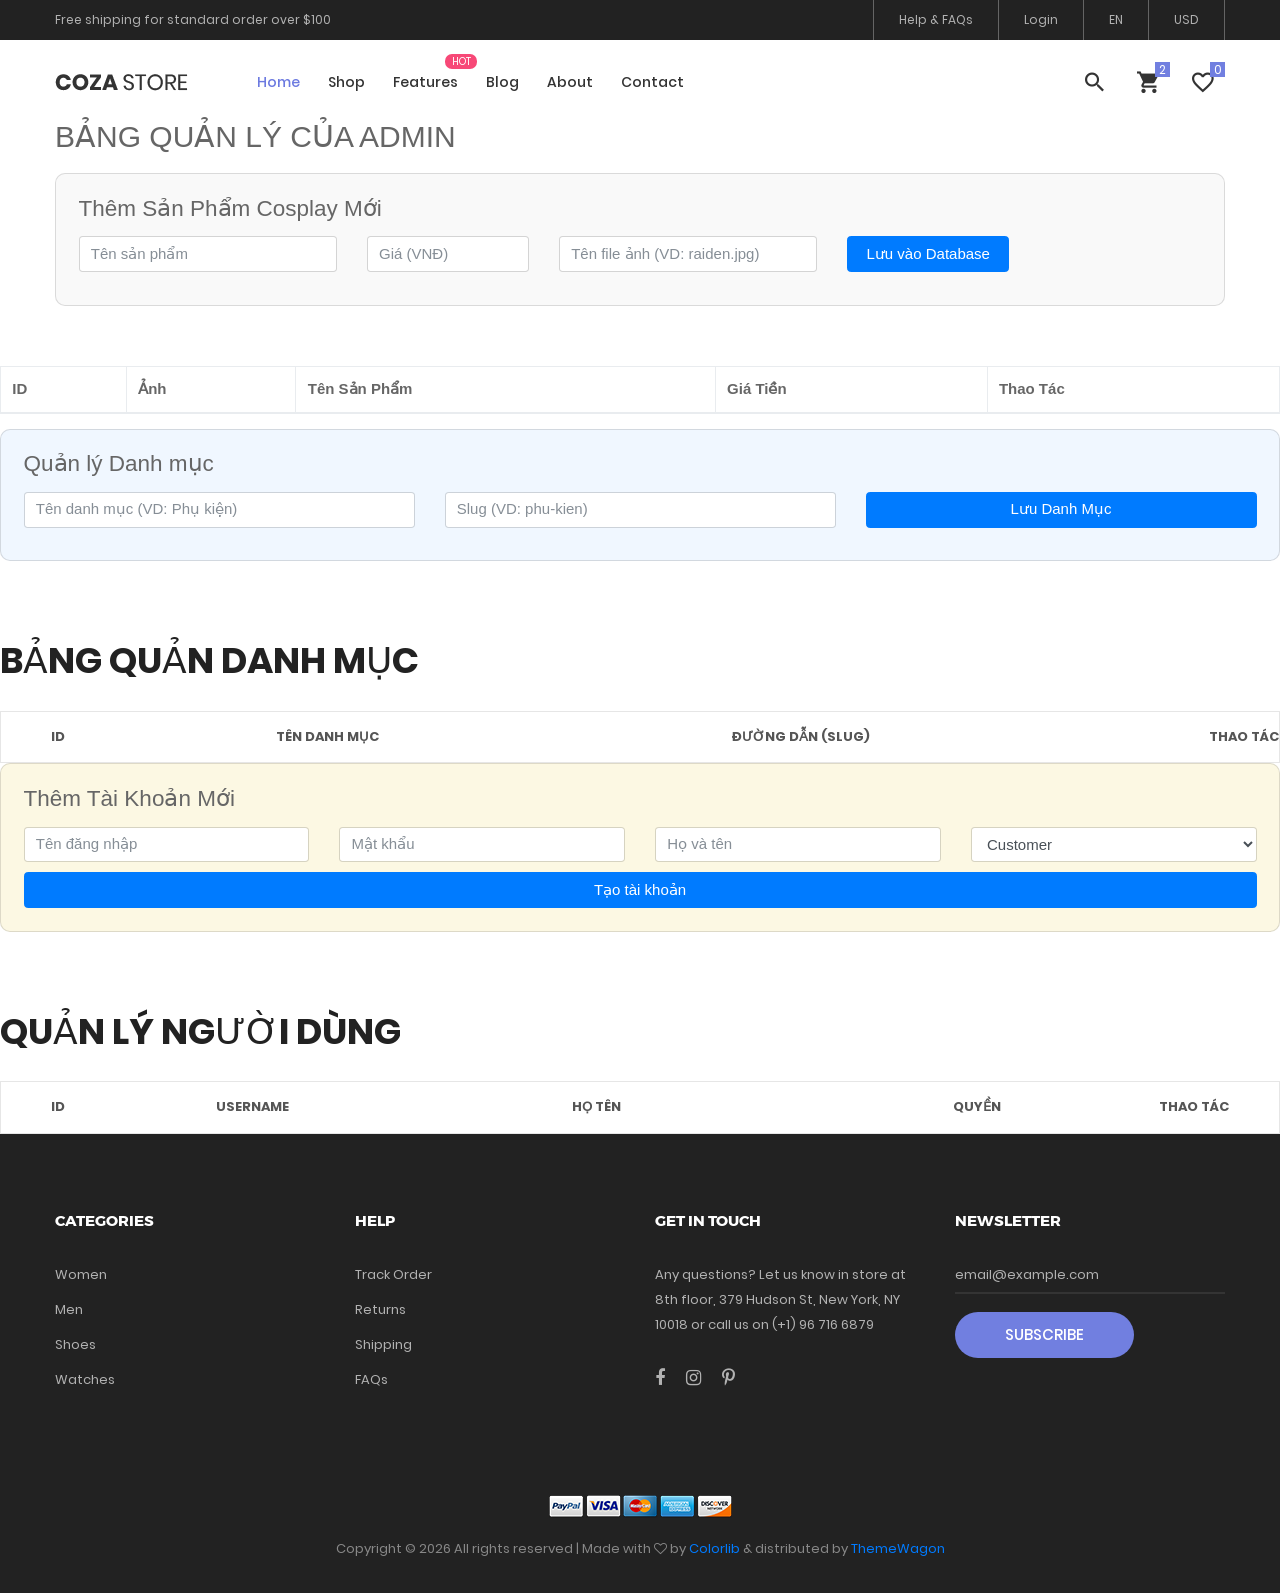
<file: BaiTapTongHop/LeNguyenKhang_2122110497/LeNguyenKhang_2122110497/wwwroot/admin.html>
﻿<!DOCTYPE html>
<html lang="en">
<head>
    <title>Admin</title>
    <meta charset="UTF-8">
    <meta name="viewport" content="width=device-width, initial-scale=1">
    <!--===============================================================================================-->
    <link rel="icon" type="image/png" href="images/icons/favicon.png" />
    <!--===============================================================================================-->
    <link rel="stylesheet" type="text/css" href="vendor/bootstrap/css/bootstrap.min.css">
    <!--===============================================================================================-->
    <link rel="stylesheet" type="text/css" href="fonts/font-awesome-4.7.0/css/font-awesome.min.css">
    <!--===============================================================================================-->
    <link rel="stylesheet" type="text/css" href="fonts/iconic/css/material-design-iconic-font.min.css">
    <!--===============================================================================================-->
    <link rel="stylesheet" type="text/css" href="fonts/linearicons-v1.0.0/icon-font.min.css">
    <!--===============================================================================================-->
    <link rel="stylesheet" type="text/css" href="vendor/animate/animate.css">
    <!--===============================================================================================-->
    <link rel="stylesheet" type="text/css" href="vendor/css-hamburgers/hamburgers.min.css">
    <!--===============================================================================================-->
    <link rel="stylesheet" type="text/css" href="vendor/animsition/css/animsition.min.css">
    <!--===============================================================================================-->
    <link rel="stylesheet" type="text/css" href="vendor/select2/select2.min.css">
    <!--===============================================================================================-->
    <link rel="stylesheet" type="text/css" href="vendor/daterangepicker/daterangepicker.css">
    <!--===============================================================================================-->
    <link rel="stylesheet" type="text/css" href="vendor/slick/slick.css">
    <!--===============================================================================================-->
    <link rel="stylesheet" type="text/css" href="vendor/MagnificPopup/magnific-popup.css">
    <!--===============================================================================================-->
    <link rel="stylesheet" type="text/css" href="vendor/perfect-scrollbar/perfect-scrollbar.css">
    <!--===============================================================================================-->
    <link rel="stylesheet" type="text/css" href="css/util.css">
    <link rel="stylesheet" type="text/css" href="css/main.css">
    <!--===============================================================================================-->
</head>
<body class="animsition">

    <!-- Header -->
    <header>
        <!-- Header desktop -->
        <div class="container-menu-desktop">
            <!-- Topbar -->
            <div class="top-bar">
                <div class="content-topbar flex-sb-m h-full container">
                    <div class="left-top-bar">
                        Free shipping for standard order over $100
                    </div>

                    <div class="right-top-bar flex-w h-full">
                        <a href="#" class="flex-c-m trans-04 p-lr-25">
                            Help & FAQs
                        </a>

                        <a href="login.html" class="flex-c-m trans-04 p-lr-25">
                            Login
                        </a>

                        <a href="#" class="flex-c-m trans-04 p-lr-25">
                            EN
                        </a>

                        <a href="#" class="flex-c-m trans-04 p-lr-25">
                            USD
                        </a>
                    </div>
                </div>
            </div>

            <div class="wrap-menu-desktop">
                <nav class="limiter-menu-desktop container">

                    <!-- Logo desktop -->
                    <a href="#" class="logo">
                        <img src="images/icons/logo-01.png" alt="IMG-LOGO">
                    </a>

                    <!-- Menu desktop -->
                    <div class="menu-desktop">
                        <ul class="main-menu">
                            <li class="active-menu">
                                <a href="index.html">Home</a>
                                <ul class="sub-menu">
                                    <li><a href="index.html">Homepage 1</a></li>
                                    <li><a href="home-02.html">Homepage 2</a></li>
                                    <li><a href="home-03.html">Homepage 3</a></li>
                                </ul>
                            </li>

                            <li>
                                <a href="product.html">Shop</a>
                            </li>

                            <li class="label1" data-label1="hot">
                                <a href="shoping-cart.html">Features</a>
                            </li>

                            <li>
                                <a href="blog.html">Blog</a>
                            </li>

                            <li>
                                <a href="about.html">About</a>
                            </li>

                            <li>
                                <a href="contact.html">Contact</a>
                            </li>
                        </ul>
                    </div>

                    <!-- Icon header -->
                    <div class="wrap-icon-header flex-w flex-r-m">
                        <div class="icon-header-item cl2 hov-cl1 trans-04 p-l-22 p-r-11 js-show-modal-search">
                            <i class="zmdi zmdi-search"></i>
                        </div>

                        <div class="icon-header-item cl2 hov-cl1 trans-04 p-l-22 p-r-11 icon-header-noti js-show-cart" data-notify="2">
                            <i class="zmdi zmdi-shopping-cart"></i>
                        </div>

                        <a href="#" class="dis-block icon-header-item cl2 hov-cl1 trans-04 p-l-22 p-r-11 icon-header-noti" data-notify="0">
                            <i class="zmdi zmdi-favorite-outline"></i>
                        </a>
                    </div>
                </nav>
            </div>
        </div>

        <!-- Header Mobile -->
        <div class="wrap-header-mobile">
            <!-- Logo moblie -->
            <div class="logo-mobile">
                <a href="index.html"><img src="images/icons/logo-01.png" alt="IMG-LOGO"></a>
            </div>

            <!-- Icon header -->
            <div class="wrap-icon-header flex-w flex-r-m m-r-15">
                <div class="icon-header-item cl2 hov-cl1 trans-04 p-r-11 js-show-modal-search">
                    <i class="zmdi zmdi-search"></i>
                </div>

                <div class="icon-header-item cl2 hov-cl1 trans-04 p-r-11 p-l-10 icon-header-noti js-show-cart" data-notify="2">
                    <i class="zmdi zmdi-shopping-cart"></i>
                </div>

                <a href="#" class="dis-block icon-header-item cl2 hov-cl1 trans-04 p-r-11 p-l-10 icon-header-noti" data-notify="0">
                    <i class="zmdi zmdi-favorite-outline"></i>
                </a>
            </div>

            <!-- Button show menu -->
            <div class="btn-show-menu-mobile hamburger hamburger--squeeze">
                <span class="hamburger-box">
                    <span class="hamburger-inner"></span>
                </span>
            </div>
        </div>


        <!-- Menu Mobile -->
        <div class="menu-mobile">
            <ul class="topbar-mobile">
                <li>
                    <div class="left-top-bar">
                        Free shipping for standard order over $100
                    </div>
                </li>

                <li>
                    <div class="right-top-bar flex-w h-full">
                        <a href="#" class="flex-c-m p-lr-10 trans-04">
                            Help & FAQs
                        </a>

                        <a href="#" class="flex-c-m p-lr-10 trans-04">
                            My Account
                        </a>

                        <a href="#" class="flex-c-m p-lr-10 trans-04">
                            EN
                        </a>

                        <a href="#" class="flex-c-m p-lr-10 trans-04">
                            USD
                        </a>
                    </div>
                </li>
            </ul>

            <ul class="main-menu-m">
                <li>
                    <a href="index.html">Home</a>
                    <ul class="sub-menu-m">
                        <li><a href="index.html">Homepage 1</a></li>
                        <li><a href="home-02.html">Homepage 2</a></li>
                        <li><a href="home-03.html">Homepage 3</a></li>
                    </ul>
                    <span class="arrow-main-menu-m">
                        <i class="fa fa-angle-right" aria-hidden="true"></i>
                    </span>
                </li>

                <li>
                    <a href="product.html">Shop</a>
                </li>

                <li>
                    <a href="shoping-cart.html" class="label1 rs1" data-label1="hot">Features</a>
                </li>

                <li>
                    <a href="blog.html">Blog</a>
                </li>

                <li>
                    <a href="about.html">About</a>
                </li>

                <li>
                    <a href="contact.html">Contact</a>
                </li>
            </ul>
        </div>

        <!-- Modal Search -->
        <div class="modal-search-header flex-c-m trans-04 js-hide-modal-search">
            <div class="container-search-header">
                <button class="flex-c-m btn-hide-modal-search trans-04 js-hide-modal-search">
                    <img src="images/icons/icon-close2.png" alt="CLOSE">
                </button>

                <form class="wrap-search-header flex-w p-l-15">
                    <button class="flex-c-m trans-04">
                        <i class="zmdi zmdi-search"></i>
                    </button>
                    <input class="plh3" type="text" name="search" placeholder="Search...">
                </form>
            </div>
        </div>
    </header>

    <!-- Cart -->
    <div class="wrap-header-cart js-panel-cart">
        <div class="s-full js-hide-cart"></div>

        <div class="header-cart flex-col-l p-l-65 p-r-25">
            <div class="header-cart-title flex-w flex-sb-m p-b-8">
                <span class="mtext-103 cl2">
                    Your Cart
                </span>

                <div class="fs-35 lh-10 cl2 p-lr-5 pointer hov-cl1 trans-04 js-hide-cart">
                    <i class="zmdi zmdi-close"></i>
                </div>
            </div>

            <div class="header-cart-content flex-w js-pscroll">
                <ul class="header-cart-wrapitem w-full">
                    <li class="header-cart-item flex-w flex-t m-b-12">
                        <div class="header-cart-item-img">
                            <img src="images/item-cart-01.jpg" alt="IMG">
                        </div>

                        <div class="header-cart-item-txt p-t-8">
                            <a href="#" class="header-cart-item-name m-b-18 hov-cl1 trans-04">
                                White Shirt Pleat
                            </a>

                            <span class="header-cart-item-info">
                                1 x $19.00
                            </span>
                        </div>
                    </li>

                    <li class="header-cart-item flex-w flex-t m-b-12">
                        <div class="header-cart-item-img">
                            <img src="images/item-cart-02.jpg" alt="IMG">
                        </div>

                        <div class="header-cart-item-txt p-t-8">
                            <a href="#" class="header-cart-item-name m-b-18 hov-cl1 trans-04">
                                Converse All Star
                            </a>

                            <span class="header-cart-item-info">
                                1 x $39.00
                            </span>
                        </div>
                    </li>

                    <li class="header-cart-item flex-w flex-t m-b-12">
                        <div class="header-cart-item-img">
                            <img src="images/item-cart-03.jpg" alt="IMG">
                        </div>

                        <div class="header-cart-item-txt p-t-8">
                            <a href="#" class="header-cart-item-name m-b-18 hov-cl1 trans-04">
                                Nixon Porter Leather
                            </a>

                            <span class="header-cart-item-info">
                                1 x $17.00
                            </span>
                        </div>
                    </li>
                </ul>

                <div class="w-full">
                    <div class="header-cart-total w-full p-tb-40">
                        Total: $75.00
                    </div>

                    <div class="header-cart-buttons flex-w w-full">
                        <a href="shoping-cart.html" class="flex-c-m stext-101 cl0 size-107 bg3 bor2 hov-btn3 p-lr-15 trans-04 m-r-8 m-b-10">
                            View Cart
                        </a>

                        <a href="shoping-cart.html" class="flex-c-m stext-101 cl0 size-107 bg3 bor2 hov-btn3 p-lr-15 trans-04 m-b-10">
                            Check Out
                        </a>
                    </div>
                </div>
            </div>
        </div>
    </div>
    <!--product-->
    <div class="container p-t-80">
        <h2 class="p-b-20">BẢNG QUẢN LÝ CỦA ADMIN</h2>

        <div id="add-form" class="card p-4 m-b-30" style="background-color: #f9f9f9; border-radius: 10px;">
            <h4 class="p-b-15">Thêm Sản Phẩm Cosplay Mới</h4>
            <div class="row">
                <div class="col-md-3 p-b-10">
                    <input type="text" id="newName" class="form-control" placeholder="Tên sản phẩm">
                </div>
                <div class="col-md-2 p-b-10">
                    <input type="number" id="newPrice" class="form-control" placeholder="Giá (VNĐ)">
                </div>
                <div class="col-md-3 p-b-10">
                    <input type="text" id="newImage" class="form-control" placeholder="Tên file ảnh (VD: raiden.jpg)">
                </div>
                <div class="col-md-2 p-b-10">
                    <button class="btn btn-primary w-100" onclick="addProduct()">Lưu vào Database</button>
                </div>
            </div>
        </div>

        <table class="table table-hover">
        </table>
    </div>

    <div class="m-t-30">
        <table class="table table-striped table-bordered">
            <thead class="thead-dark">
                <tr>
                    <th>ID</th>
                    <th>Ảnh</th>
                    <th>Tên Sản Phẩm</th>
                    <th>Giá Tiền</th>
                    <th>Thao Tác</th>
                </tr>
            </thead>
            <tbody id="admin-product-list">
            </tbody>
        </table>
    </div>
    </div>
    <!--category-->
    <div id="category-form" class="card p-4 m-b-30" style="background-color: #f0f7ff; border-radius: 10px;">
        <h4 class="p-b-15">Quản lý Danh mục</h4>
        <div class="row">
            <div class="col-md-4 p-b-10">
                <input type="text" id="catName" class="form-control" placeholder="Tên danh mục (VD: Phụ kiện)">
            </div>
            <div class="col-md-4 p-b-10">
                <input type="text" id="catSlug" class="form-control" placeholder="Slug (VD: phu-kien)">
            </div>
            <div class="col-md-4 p-b-10">
                <button class="btn btn-primary w-100" id="btnSaveCat" onclick="saveCategory()">Lưu Danh Mục</button>
            </div>
        </div>
    </div>
    <div class="p-t-50">
        <h3 class="ltext-103 cl5 p-b-30">Bảng quản danh mục</h3>
        <div class="wrap-table-shopping-cart">
            <table class="table-shopping-cart">
                <tr class="table_head">
                    <th class="column-1">ID</th>
                    <th class="column-2">Tên Danh Mục</th>
                    <th class="column-3">Đường dẫn (Slug)</th>
                    <th class="column-4">Thao tác</th>
                </tr>
                <tbody id="category-admin-table">
                </tbody>
            </table>
        </div>
    </div>
    <!--user-->
    <div id="user-form" class="card p-4 m-b-30" style="background-color: #fcf8e3; border-radius: 10px;">
        <h4 class="p-b-15">Thêm Tài Khoản Mới</h4>
        <div class="row">
            <div class="col-md-3 p-b-10">
                <input type="text" id="addUsername" class="form-control" placeholder="Tên đăng nhập">
            </div>
            <div class="col-md-3 p-b-10">
                <input type="password" id="addPassword" class="form-control" placeholder="Mật khẩu">
            </div>
            <div class="col-md-3 p-b-10">
                <input type="text" id="addFullName" class="form-control" placeholder="Họ và tên">
            </div>
            <div class="col-md-3 p-b-10">
                <select id="addRole" class="form-control">
                    <option value="Customer">Customer</option>
                    <option value="Admin">Admin</option>
                </select>
            </div>
            <div class="col-md-12">
                <button class="btn btn-primary w-100" onclick="addUser()">Tạo tài khoản</button>
            </div>
        </div>
    </div>
    <div class="p-t-50">
        <h3 class="ltext-103 cl5 p-b-30">QUẢN LÝ NGƯỜI DÙNG</h3>
        <div class="wrap-table-shopping-cart">
            <table class="table-shopping-cart">
                <tr class="table_head">
                    <th class="column-1">ID</th>
                    <th class="column-2">Username</th>
                    <th class="column-3">Họ Tên</th>
                    <th class="column-4">Quyền</th>
                    <th class="column-5">Thao tác</th>
                </tr>
                <tbody id="user-admin-table"></tbody>
            </table>
        </div>
    </div>
    <!-- Footer -->
    <footer class="bg3 p-t-75 p-b-32">
        <div class="container">
            <div class="row">
                <div class="col-sm-6 col-lg-3 p-b-50">
                    <h4 class="stext-301 cl0 p-b-30">
                        Categories
                    </h4>

                    <ul>
                        <li class="p-b-10">
                            <a href="#" class="stext-107 cl7 hov-cl1 trans-04">
                                Women
                            </a>
                        </li>

                        <li class="p-b-10">
                            <a href="#" class="stext-107 cl7 hov-cl1 trans-04">
                                Men
                            </a>
                        </li>

                        <li class="p-b-10">
                            <a href="#" class="stext-107 cl7 hov-cl1 trans-04">
                                Shoes
                            </a>
                        </li>

                        <li class="p-b-10">
                            <a href="#" class="stext-107 cl7 hov-cl1 trans-04">
                                Watches
                            </a>
                        </li>
                    </ul>
                </div>

                <div class="col-sm-6 col-lg-3 p-b-50">
                    <h4 class="stext-301 cl0 p-b-30">
                        Help
                    </h4>

                    <ul>
                        <li class="p-b-10">
                            <a href="#" class="stext-107 cl7 hov-cl1 trans-04">
                                Track Order
                            </a>
                        </li>

                        <li class="p-b-10">
                            <a href="#" class="stext-107 cl7 hov-cl1 trans-04">
                                Returns
                            </a>
                        </li>

                        <li class="p-b-10">
                            <a href="#" class="stext-107 cl7 hov-cl1 trans-04">
                                Shipping
                            </a>
                        </li>

                        <li class="p-b-10">
                            <a href="#" class="stext-107 cl7 hov-cl1 trans-04">
                                FAQs
                            </a>
                        </li>
                    </ul>
                </div>

                <div class="col-sm-6 col-lg-3 p-b-50">
                    <h4 class="stext-301 cl0 p-b-30">
                        GET IN TOUCH
                    </h4>

                    <p class="stext-107 cl7 size-201">
                        Any questions? Let us know in store at 8th floor, 379 Hudson St, New York, NY 10018 or call us on (+1) 96 716 6879
                    </p>

                    <div class="p-t-27">
                        <a href="#" class="fs-18 cl7 hov-cl1 trans-04 m-r-16">
                            <i class="fa fa-facebook"></i>
                        </a>

                        <a href="#" class="fs-18 cl7 hov-cl1 trans-04 m-r-16">
                            <i class="fa fa-instagram"></i>
                        </a>

                        <a href="#" class="fs-18 cl7 hov-cl1 trans-04 m-r-16">
                            <i class="fa fa-pinterest-p"></i>
                        </a>
                    </div>
                </div>

                <div class="col-sm-6 col-lg-3 p-b-50">
                    <h4 class="stext-301 cl0 p-b-30">
                        Newsletter
                    </h4>

                    <form>
                        <div class="wrap-input1 w-full p-b-4">
                            <input class="input1 bg-none plh1 stext-107 cl7" type="text" name="email" placeholder="email@example.com">
                            <div class="focus-input1 trans-04"></div>
                        </div>

                        <div class="p-t-18">
                            <button class="flex-c-m stext-101 cl0 size-103 bg1 bor1 hov-btn2 p-lr-15 trans-04">
                                Subscribe
                            </button>
                        </div>
                    </form>
                </div>
            </div>

            <div class="p-t-40">
                <div class="flex-c-m flex-w p-b-18">
                    <a href="#" class="m-all-1">
                        <img src="images/icons/icon-pay-01.png" alt="ICON-PAY">
                    </a>

                    <a href="#" class="m-all-1">
                        <img src="images/icons/icon-pay-02.png" alt="ICON-PAY">
                    </a>

                    <a href="#" class="m-all-1">
                        <img src="images/icons/icon-pay-03.png" alt="ICON-PAY">
                    </a>

                    <a href="#" class="m-all-1">
                        <img src="images/icons/icon-pay-04.png" alt="ICON-PAY">
                    </a>

                    <a href="#" class="m-all-1">
                        <img src="images/icons/icon-pay-05.png" alt="ICON-PAY">
                    </a>
                </div>

                <p class="stext-107 cl6 txt-center">
                    <!-- Link back to Colorlib can't be removed. Template is licensed under CC BY 3.0. -->
                    Copyright &copy;
                    <script>document.write(new Date().getFullYear());</script> All rights reserved | Made with <i class="fa fa-heart-o" aria-hidden="true"></i> by <a href="https://colorlib.com" target="_blank">Colorlib</a> &amp; distributed by <a href="https://themewagon.com" target="_blank">ThemeWagon</a>
                    <!-- Link back to Colorlib can't be removed. Template is licensed under CC BY 3.0. -->

                </p>
            </div>
        </div>
    </footer>


    <!-- Back to top -->
    <div class="btn-back-to-top" id="myBtn">
        <span class="symbol-btn-back-to-top">
            <i class="zmdi zmdi-chevron-up"></i>
        </span>
    </div>

    <!-- Modal1 -->
    <div class="wrap-modal1 js-modal1 p-t-60 p-b-20">
        <div class="overlay-modal1 js-hide-modal1"></div>

        <div class="container">
            <div class="bg0 p-t-60 p-b-30 p-lr-15-lg how-pos3-parent">
                <button class="how-pos3 hov3 trans-04 js-hide-modal1">
                    <img src="images/icons/icon-close.png" alt="CLOSE">
                </button>

                <div class="row">
                    <div class="col-md-6 col-lg-7 p-b-30">
                        <div class="p-l-25 p-r-30 p-lr-0-lg">
                            <div class="wrap-slick3 flex-sb flex-w">
                                <div class="wrap-slick3-dots"></div>
                                <div class="wrap-slick3-arrows flex-sb-m flex-w"></div>

                                <div class="slick3 gallery-lb">
                                    <div class="item-slick3" data-thumb="images/product-detail-01.jpg">
                                        <div class="wrap-pic-w pos-relative">
                                            <img src="images/product-detail-01.jpg" alt="IMG-PRODUCT">

                                            <a class="flex-c-m size-108 how-pos1 bor0 fs-16 cl10 bg0 hov-btn3 trans-04" href="images/product-detail-01.jpg">
                                                <i class="fa fa-expand"></i>
                                            </a>
                                        </div>
                                    </div>

                                    <div class="item-slick3" data-thumb="images/product-detail-02.jpg">
                                        <div class="wrap-pic-w pos-relative">
                                            <img src="images/product-detail-02.jpg" alt="IMG-PRODUCT">

                                            <a class="flex-c-m size-108 how-pos1 bor0 fs-16 cl10 bg0 hov-btn3 trans-04" href="images/product-detail-02.jpg">
                                                <i class="fa fa-expand"></i>
                                            </a>
                                        </div>
                                    </div>

                                    <div class="item-slick3" data-thumb="images/product-detail-03.jpg">
                                        <div class="wrap-pic-w pos-relative">
                                            <img src="images/product-detail-03.jpg" alt="IMG-PRODUCT">

                                            <a class="flex-c-m size-108 how-pos1 bor0 fs-16 cl10 bg0 hov-btn3 trans-04" href="images/product-detail-03.jpg">
                                                <i class="fa fa-expand"></i>
                                            </a>
                                        </div>
                                    </div>
                                </div>
                            </div>
                        </div>
                    </div>

                    <div class="col-md-6 col-lg-5 p-b-30">
                        <div class="p-r-50 p-t-5 p-lr-0-lg">
                            <h4 class="mtext-105 cl2 js-name-detail p-b-14">
                                Lightweight Jacket
                            </h4>

                            <span class="mtext-106 cl2">
                                $58.79
                            </span>

                            <p class="stext-102 cl3 p-t-23">
                                Nulla eget sem vitae eros pharetra viverra. Nam vitae luctus ligula. Mauris consequat ornare feugiat.
                            </p>

                            <!--  -->
                            <div class="p-t-33">
                                <div class="flex-w flex-r-m p-b-10">
                                    <div class="size-203 flex-c-m respon6">
                                        Size
                                    </div>

                                    <div class="size-204 respon6-next">
                                        <div class="rs1-select2 bor8 bg0">
                                            <select class="js-select2" name="time">
                                                <option>Choose an option</option>
                                                <option>Size S</option>
                                                <option>Size M</option>
                                                <option>Size L</option>
                                                <option>Size XL</option>
                                            </select>
                                            <div class="dropDownSelect2"></div>
                                        </div>
                                    </div>
                                </div>

                                <div class="flex-w flex-r-m p-b-10">
                                    <div class="size-203 flex-c-m respon6">
                                        Color
                                    </div>

                                    <div class="size-204 respon6-next">
                                        <div class="rs1-select2 bor8 bg0">
                                            <select class="js-select2" name="time">
                                                <option>Choose an option</option>
                                                <option>Red</option>
                                                <option>Blue</option>
                                                <option>White</option>
                                                <option>Grey</option>
                                            </select>
                                            <div class="dropDownSelect2"></div>
                                        </div>
                                    </div>
                                </div>

                                <div class="flex-w flex-r-m p-b-10">
                                    <div class="size-204 flex-w flex-m respon6-next">
                                        <div class="wrap-num-product flex-w m-r-20 m-tb-10">
                                            <div class="btn-num-product-down cl8 hov-btn3 trans-04 flex-c-m">
                                                <i class="fs-16 zmdi zmdi-minus"></i>
                                            </div>

                                            <input class="mtext-104 cl3 txt-center num-product" type="number" name="num-product" value="1">

                                            <div class="btn-num-product-up cl8 hov-btn3 trans-04 flex-c-m">
                                                <i class="fs-16 zmdi zmdi-plus"></i>
                                            </div>
                                        </div>

                                        <button class="flex-c-m stext-101 cl0 size-101 bg1 bor1 hov-btn1 p-lr-15 trans-04 js-addcart-detail">
                                            Add to cart
                                        </button>
                                    </div>
                                </div>
                            </div>

                            <!--  -->
                            <div class="flex-w flex-m p-l-100 p-t-40 respon7">
                                <div class="flex-m bor9 p-r-10 m-r-11">
                                    <a href="#" class="fs-14 cl3 hov-cl1 trans-04 lh-10 p-lr-5 p-tb-2 js-addwish-detail tooltip100" data-tooltip="Add to Wishlist">
                                        <i class="zmdi zmdi-favorite"></i>
                                    </a>
                                </div>

                                <a href="#" class="fs-14 cl3 hov-cl1 trans-04 lh-10 p-lr-5 p-tb-2 m-r-8 tooltip100" data-tooltip="Facebook">
                                    <i class="fa fa-facebook"></i>
                                </a>

                                <a href="#" class="fs-14 cl3 hov-cl1 trans-04 lh-10 p-lr-5 p-tb-2 m-r-8 tooltip100" data-tooltip="Twitter">
                                    <i class="fa fa-twitter"></i>
                                </a>

                                <a href="#" class="fs-14 cl3 hov-cl1 trans-04 lh-10 p-lr-5 p-tb-2 m-r-8 tooltip100" data-tooltip="Google Plus">
                                    <i class="fa fa-google-plus"></i>
                                </a>
                            </div>
                        </div>
                    </div>
                </div>
            </div>
        </div>
    </div>

    <!--===============================================================================================-->
    <script src="vendor/jquery/jquery-3.2.1.min.js"></script>
    <!--===============================================================================================-->
    <script src="vendor/animsition/js/animsition.min.js"></script>
    <!--===============================================================================================-->
    <script src="vendor/bootstrap/js/popper.js"></script>
    <script src="vendor/bootstrap/js/bootstrap.min.js"></script>
    <!--===============================================================================================-->
    <script src="vendor/select2/select2.min.js"></script>
    <script>
        $(".js-select2").each(function () {
            $(this).select2({
                minimumResultsForSearch: 20,
                dropdownParent: $(this).next('.dropDownSelect2')
            });
        })</script>
    <!--===============================================================================================-->
    <script src="vendor/daterangepicker/moment.min.js"></script>
    <script src="vendor/daterangepicker/daterangepicker.js"></script>
    <!--===============================================================================================-->
    <script src="vendor/slick/slick.min.js"></script>
    <script src="js/slick-custom.js"></script>
    <!--===============================================================================================-->
    <script src="vendor/parallax100/parallax100.js"></script>
    <script>$('.parallax100').parallax100();</script>
    <!--===============================================================================================-->
    <script src="vendor/MagnificPopup/jquery.magnific-popup.min.js"></script>
    <script>
        $('.gallery-lb').each(function () { // the containers for all your galleries
            $(this).magnificPopup({
                delegate: 'a', // the selector for gallery item
                type: 'image',
                gallery: {
                    enabled: true
                },
                mainClass: 'mfp-fade'
            });
        });</script>
    <!--===============================================================================================-->
    <script src="vendor/isotope/isotope.pkgd.min.js"></script>
    <!--===============================================================================================-->
    <script src="vendor/sweetalert/sweetalert.min.js"></script>
    <script>
        $('.js-addwish-b2').on('click', function (e) {
            e.preventDefault();
        });

        $('.js-addwish-b2').each(function () {
            var nameProduct = $(this).parent().parent().find('.js-name-b2').html();
            $(this).on('click', function () {
                swal(nameProduct, "is added to wishlist !", "success");

                $(this).addClass('js-addedwish-b2');
                $(this).off('click');
            });
        });

        $('.js-addwish-detail').each(function () {
            var nameProduct = $(this).parent().parent().parent().find('.js-name-detail').html();

            $(this).on('click', function () {
                swal(nameProduct, "is added to wishlist !", "success");

                $(this).addClass('js-addedwish-detail');
                $(this).off('click');
            });
        });

        /*---------------------------------------------*/

        $('.js-addcart-detail').each(function () {
            var nameProduct = $(this).parent().parent().parent().parent().find('.js-name-detail').html();
            $(this).on('click', function () {
                swal(nameProduct, "is added to cart !", "success");
            });
        });</script>
    <!--===============================================================================================-->
    <script src="vendor/perfect-scrollbar/perfect-scrollbar.min.js"></script>
    <script>
        $('.js-pscroll').each(function () {
            $(this).css('position', 'relative');
            $(this).css('overflow', 'hidden');
            var ps = new PerfectScrollbar(this, {
                wheelSpeed: 1,
                scrollingThreshold: 1000,
                wheelPropagation: false,
            });

            $(window).on('resize', function () {
                ps.update();
            })
        });</script>
    <!--===============================================================================================-->
    <script src="js/main.js"></script>

    <script>
        async function addProduct() {
            const name = document.getElementById('newName').value;
            const price = document.getElementById('newPrice').value;
            const image = document.getElementById('newImage').value;

            if (!name || !price) {
                alert("Nhập đủ tên và giá đã Khang ơi!");
                return;
            }

            // ĐỐI TƯỢNG GỬI LÊN PHẢI KHỚP TỪNG CHỮ VỚI MODEL C#
            const productData = {
                Id: 0,
                Name: name,
                Price: parseInt(price),
                Image: image || "default.jpg",
                CategoryId: 1, // ID 'Trang phục' Khang đã có trong DB
                BrandId: 1,    // ID 'DokiDoki' Khang đã có trong DB
                Slug: name.toLowerCase().replace(/ /g, '-'), // Tự tạo slug từ tên
                Description: "Hàng cosplay chất lượng", // Thêm vào để tránh lỗi null
                Status: 1
            };

            try {
                const response = await fetch('https://localhost:7064/api/Product', {
                    method: 'POST',
                    headers: {
                        'Content-Type': 'application/json',
                        'Accept': 'application/json'
                    },
                    body: JSON.stringify(productData)
                });

                if (response.ok) {
                    alert("Đỉnh quá Khang ơi! Thêm thành công rồi.");
                    location.reload();
                } else {
                    const errorResult = await response.json();
                    console.log("Lỗi chi tiết:", errorResult);
                    alert("Vẫn lỗi! Khang nhấn F12 xem tab Console nhé.");
                }
            } catch (error) {
                console.error("Lỗi kết nối:", error);
                alert("Khang nhớ nhấn F5 chạy lại Backend nhé!");
            }
        }
        async function loadAdminProducts() {
            try {
                const response = await fetch('https://localhost:7064/api/Product');
                const products = await response.json();

                let html = '';
                products.forEach(item => {
                    html += `
                                    <tr>
                                        <td>${item.id}</td>
                                        <td><img src="images/${item.image}" style="width: 50px; height: 50px; object-fit: cover;"></td>
                                        <td>${item.name}</td>
                                        <td>${item.price.toLocaleString()} VNĐ</td>
                                        <td>

<a href="edit-product.html?id=${item.id}" class="btn btn-warning btn-sm">Sửa</a>
                                            <button class="btn btn-danger btn-sm" onclick="deleteProduct(${item.id})">Xóa</button>
                                        </td>
                                    </tr>`;
                });

                document.getElementById('admin-product-list').innerHTML = html;
            } catch (error) {
                console.error("Lỗi lấy dữ liệu admin:", error);
            }
        }

        // Hàm Xóa sản phẩm
        async function deleteProduct(id) {
            if (confirm("Khang có chắc chắn muốn xóa sản phẩm này không?")) {
                try {
                    const response = await fetch(`https://localhost:7064/api/Product/${id}`, {
                        method: 'DELETE'
                    });

                    if (response.ok) {
                        alert("Xóa thành công!");
                        loadAdminProducts(); // Load lại bảng sau khi xóa
                    } else {
                        alert("Xóa thất bại!");
                    }
                } catch (error) {
                    console.error("Lỗi khi xóa:", error);
                }
            }
        }
        let currentEditId = null; // Biến để biết đang sửa hay đang thêm

        // Hàm này để đưa dữ liệu cũ lên Form
        function editProduct(item) {
            currentEditId = item.id;
            document.getElementById('newName').value = item.name;
            document.getElementById('newPrice').value = item.price;
            document.getElementById('newImage').value = item.image;

            // Đổi chữ cái nút Lưu thành "Cập nhật" cho dễ nhìn
            document.querySelector("#add-form button").innerText = "Cập nhật sản phẩm";
            document.querySelector("#add-form h4").innerText = "Đang sửa sản phẩm: " + item.id;
        }

        // Cập nhật lại hàm addProduct để xử lý cả Sửa (PUT)
        async function saveProduct() {
            const id = currentEditId || 0;
            const name = document.getElementById('newName').value;
            const price = document.getElementById('newPrice').value;
            const image = document.getElementById('newImage').value;

            const productData = {
                Id: id,
                Name: name,
                Price: parseInt(price),
                Image: image || "default.jpg",
                CategoryId: 1,
                BrandId: 1,
                Slug: name.toLowerCase().replace(/ /g, '-'),
                Description: "Hàng cosplay chất lượng",
                Status: 1
            };

            // Nếu có ID thì dùng PUT (Sửa), không có thì dùng POST (Thêm)
            const method = id > 0 ? 'PUT' : 'POST';
            const url = id > 0 ? `https://localhost:7064/api/Product/${id}` : 'https://localhost:7064/api/Product';

            try {
                const response = await fetch(url, {
                    method: method,
                    headers: { 'Content-Type': 'application/json' },
                    body: JSON.stringify(productData)
                });

                if (response.ok) {
                    alert(id > 0 ? "Cập nhật thành công!" : "Thêm mới thành công!");
                    location.reload();
                } else {
                    alert("Lỗi thao tác, Khang check lại nhé!");
                }
            } catch (error) {
                console.error(error);
            }
        }
        async function loadAdminCategories() {
            try {
                const response = await fetch('https://localhost:7064/api/Category');
                const categories = await response.json();
                const tableBody = document.getElementById('category-admin-table');

                tableBody.innerHTML = ""; // Xóa dữ liệu cũ trước khi nạp mới

                categories.forEach(cat => {
                    const row = document.createElement('tr');
                    row.className = "table_row";
                    row.innerHTML = `
                                <td class="column-1">${cat.id}</td>
                                <td class="column-2">${cat.name}</td>
                                <td class="column-3">${cat.slug}</td>
                                <td class="column-4">

<a href="edit-category.html?id=${cat.id}" class="btn btn-warning btn-sm">Sửa</a>
                                    <button class="btn btn-danger btn-sm" onclick="deleteCategory(${cat.id})">Xóa</button>
                                </td>
                            `;
                    tableBody.appendChild(row);
                });
            } catch (error) {
                console.error("Lỗi khi load danh mục admin:", error);
            }
        }
        async function loadAdminUsers() {
            const response = await fetch('https://localhost:7064/api/User');
            const users = await response.json();
            const tableBody = document.getElementById('user-admin-table');
            tableBody.innerHTML = "";

            users.forEach(u => {
                tableBody.innerHTML += `
                    <tr class="table_row">
                        <td class="column-1">${u.id}</td>
                        <td class="column-2">${u.username}</td>
                        <td class="column-3">${u.fullName}</td>
                        <td class="column-4">${u.role}</td>
                        <td class="column-5">
                            <a href="edit-user.html?id=${u.id}" class="btn btn-warning btn-sm">Sửa</a>
                            <button class="btn btn-danger btn-sm" onclick="deleteUser(${u.id})">Xóa</button>
                        </td>
                    </tr>`;
            });
        }
        // Hàm thêm User mới
        async function addUser() {
            const user = {
                Username: document.getElementById('addUsername').value,
                Password: document.getElementById('addPassword').value,
                FullName: document.getElementById('addFullName').value,
                Role: document.getElementById('addRole').value
            };

            const response = await fetch('https://localhost:7064/api/User', {
                method: 'POST',
                headers: { 'Content-Type': 'application/json' },
                body: JSON.stringify(user)
            });

            if (response.ok) {
                alert("Thêm User thành công!");
                location.reload();
            }
        }

        // Cập nhật lại nút Sửa trong bảng User để chuyển trang
        // (Trong hàm loadAdminUsers của Khang, sửa dòng nút Sửa):
        // row.innerHTML = `... <a href="edit-user.html?id=${u.id}" class="btn btn-warning btn-sm">Sửa</a> ...`;

        // Nhớ gọi hàm này ở cuối file script
        loadAdminUsers();

        // Gọi hàm ngay khi load trang
        loadAdminProducts();    // Gọi để hiện bảng sản phẩm
        loadAdminCategories();  // Gọi để hiện bảng danh mục
        // Hàm Đăng xuất
        function logout() {
            localStorage.removeItem('user');
            alert("Đã đăng xuất thành công!");
            window.location.href = "index.html";
        }

        // Hàm kiểm tra để hiển thị tên User lên Header (Dán vào các trang)
        function checkUser() {
            const user = JSON.parse(localStorage.getItem('user'));
            // Khang tìm cái thẻ div chứa chữ "Login" trên Header và đặt id cho nó là 'auth-zone'
            const authZone = document.getElementById('auth-zone');

            if (user && authZone) {
                authZone.innerHTML = `
                <span class="stext-107 cl7 p-lr-15">Chào, ${user.fullName}</span>
                <a href="#" onclick="logout()" class="stext-107 cl7 p-lr-15 hov-cl1 trans-04">Đăng xuất</a>
            `;
            }
        }
        checkUser();
        async function saveCategory() {
            const categoryName = document.querySelector('input[placeholder="phụ kiện nhỏ"]').value;
            const categorySlug = document.querySelector('input[placeholder="mini-props"]').value;

            const data = {
                name: categoryName,
                slug: categorySlug
            };

            try {
                const response = await fetch('https://localhost:7064/api/Category', { // Thay URL chuẩn của bạn
                    method: 'POST',
                    headers: {
                        'Content-Type': 'application/json'
                    },
                    body: JSON.stringify(data)
                });

                if (response.ok) {
                    alert("Lưu danh mục thành công!");
                    location.reload(); // Load lại trang để thấy danh mục mới
                } else {
                    alert("Lỗi khi lưu!");
                }
            } catch (error) {
                console.error("Lỗi kết nối API:", error);
            }
        }
        async function saveUser() {
            const userData = {
                username: document.getElementById('txtUsername').value,
                fullName: document.getElementById('txtFullName').value,
                role: document.getElementById('txtRole').value,
                password: "123" // Mật khẩu mặc định hoặc lấy từ input
            };

            const response = await fetch('https://localhost:7064/api/User', {
                method: 'POST',
                headers: { 'Content-Type': 'application/json' },
                body: JSON.stringify(userData)
            });

            if (response.ok) {
                alert("Thêm User thành công!");
                location.reload();
            }
        }

        // XÓA USER
        async function deleteUser(id) {
            if (confirm("Bạn có chắc muốn xóa User này không?")) {
                const response = await fetch(`https://localhost:7064/api/User/${id}`, {
                    method: 'DELETE'
                });
                if (response.ok) {
                    alert("Đã xóa!");
                    location.reload();
                }
            }
        }
        // LƯU DANH MỤC (Thêm mới)
        async function saveCategory() {
            const nameValue = document.getElementById('catName').value;
            const slugValue = document.getElementById('catSlug').value;

            if (!nameValue || !slugValue) {
                alert("Vui lòng nhập đầy đủ tên và slug!");
                return;
            }

            const data = {
                name: nameValue,
                slug: slugValue
            };

            try {
                const response = await fetch('https://localhost:7064/api/Category', {
                    method: 'POST',
                    headers: {
                        'Content-Type': 'application/json'
                    },
                    body: JSON.stringify(data)
                });

                if (response.ok) {
                    alert("Lưu danh mục thành công!");
                    location.reload(); // Load lại trang để bảng danh mục cập nhật
                } else {
                    alert("Lỗi khi lưu! Kiểm tra lại API.");
                }
            } catch (error) {
                console.error("Lỗi kết nối:", error);
                alert("Không kết nối được với server!");
            }
        }

        // XÓA DANH MỤC
        async function deleteCategory(id) {
            if (confirm("Xóa danh mục này sẽ ảnh hưởng đến sản phẩm. Bạn chắc chứ?")) {
                const response = await fetch(`https://localhost:7064/api/Category/${id}`, {
                    method: 'DELETE'
                });
                if (response.ok) {
                    alert("Đã xóa danh mục!");
                    location.reload();
                }
            }
        }

        // SỬA DANH MỤC (Mở trang sửa hoặc đổ dữ liệu lên form)
        window.onload = loadAdminProducts;
    </script>
</body>
</html>
</file>
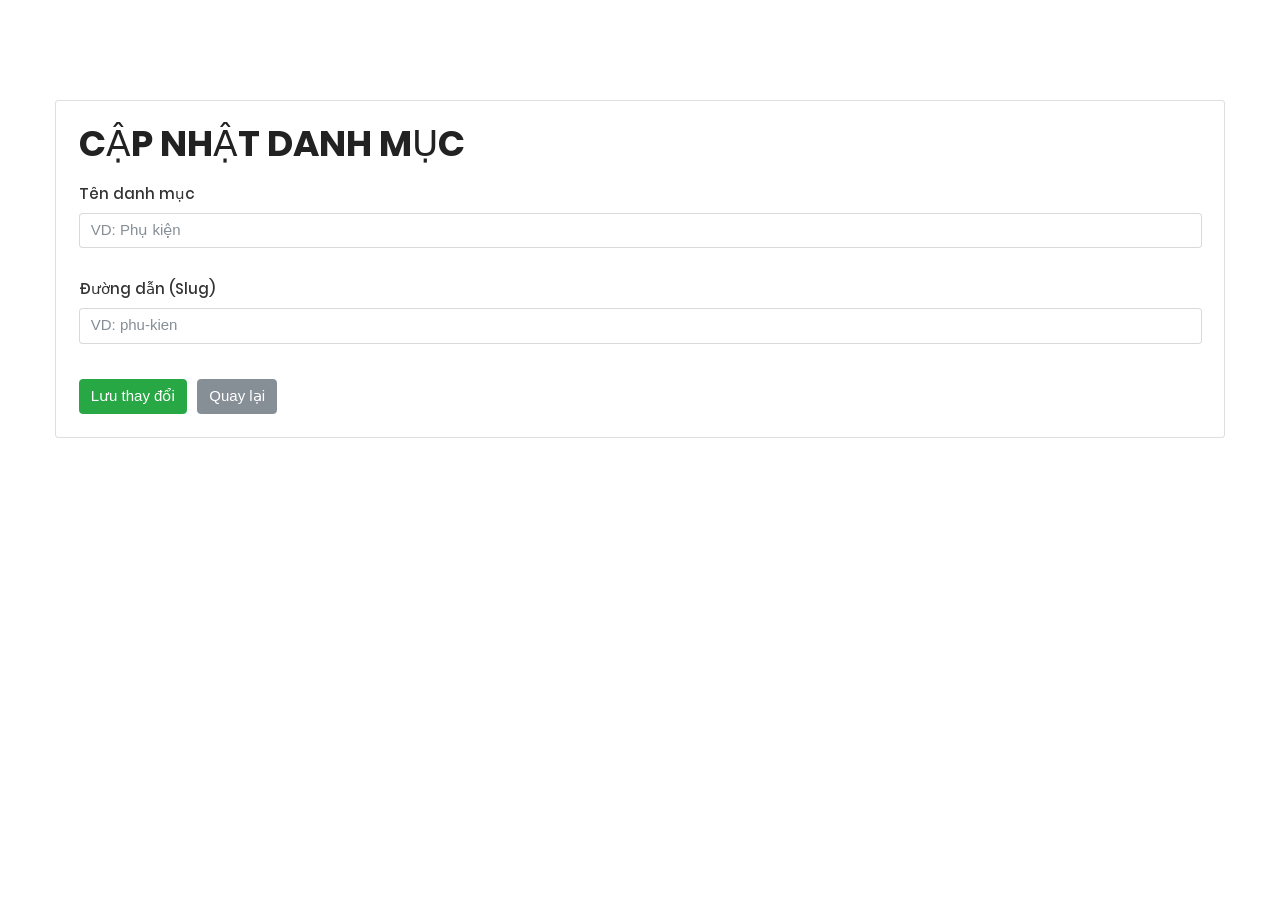
<file: BaiTapTongHop/LeNguyenKhang_2122110497/LeNguyenKhang_2122110497/wwwroot/edit-category.html>
﻿<!DOCTYPE html>
<html lang="vi">
<head>
    <title>Sửa Danh Mục</title>
    <meta charset="UTF-8">
    <link rel="stylesheet" type="text/css" href="vendor/bootstrap/css/bootstrap.min.css">
    <link rel="stylesheet" type="text/css" href="css/main.css">
    <link rel="stylesheet" type="text/css" href="css/util.css">
</head>
<body class="animsition">
    <div class="container p-t-100">
        <div class="card p-4 shadow-sm">
            <h3 class="ltext-103 cl5 p-b-20">CẬP NHẬT DANH MỤC</h3>

            <div class="form-group p-b-15">
                <label class="stext-110 cl2">Tên danh mục</label>
                <input type="text" id="editCatName" class="form-control" placeholder="VD: Phụ kiện">
            </div>

            <div class="form-group p-b-20">
                <label class="stext-110 cl2">Đường dẫn (Slug)</label>
                <input type="text" id="editCatSlug" class="form-control" placeholder="VD: phu-kien">
            </div>

            <div class="flex-w">
                <button class="btn btn-success m-r-10" onclick="updateCategory()">Lưu thay đổi</button>
                <a href="admin.html" class="btn btn-secondary">Quay lại</a>
            </div>
        </div>
    </div>

    <script>
        // 1. Lấy ID từ thanh địa chỉ (URL)
        const urlParams = new URLSearchParams(window.location.search);
        const catId = urlParams.get('id');

        // 2. Load dữ liệu cũ lên ngay khi vào trang
        async function loadOldCategoryData() {
            try {
                const response = await fetch(`https://localhost:7064/api/Category/${catId}`);
                const cat = await response.json();

                document.getElementById('editCatName').value = cat.name;
                document.getElementById('editCatSlug').value = cat.slug;
            } catch (error) {
                alert("Không tìm thấy danh mục này!");
            }
        }
        loadOldCategoryData();

        // 3. Gửi dữ liệu đã sửa về Backend
        async function updateCategory() {
            const catData = {
                Id: parseInt(catId),
                Name: document.getElementById('editCatName').value,
                Slug: document.getElementById('editCatSlug').value || document.getElementById('editCatName').value.toLowerCase().replace(/ /g, '-')
            };

            try {
                const response = await fetch(`https://localhost:7064/api/Category/${catId}`, {
                    method: 'PUT',
                    headers: { 'Content-Type': 'application/json' },
                    body: JSON.stringify(catData)
                });

                if (response.ok) {
                    alert("Cập nhật danh mục thành công!");
                    window.location.href = "admin.html"; // Sửa xong bay về trang admin
                } else {
                    alert("Lỗi khi cập nhật!");
                }
            } catch (error) {
                console.error(error);
            }
        }
    </script>
</body>
</html>
</file>
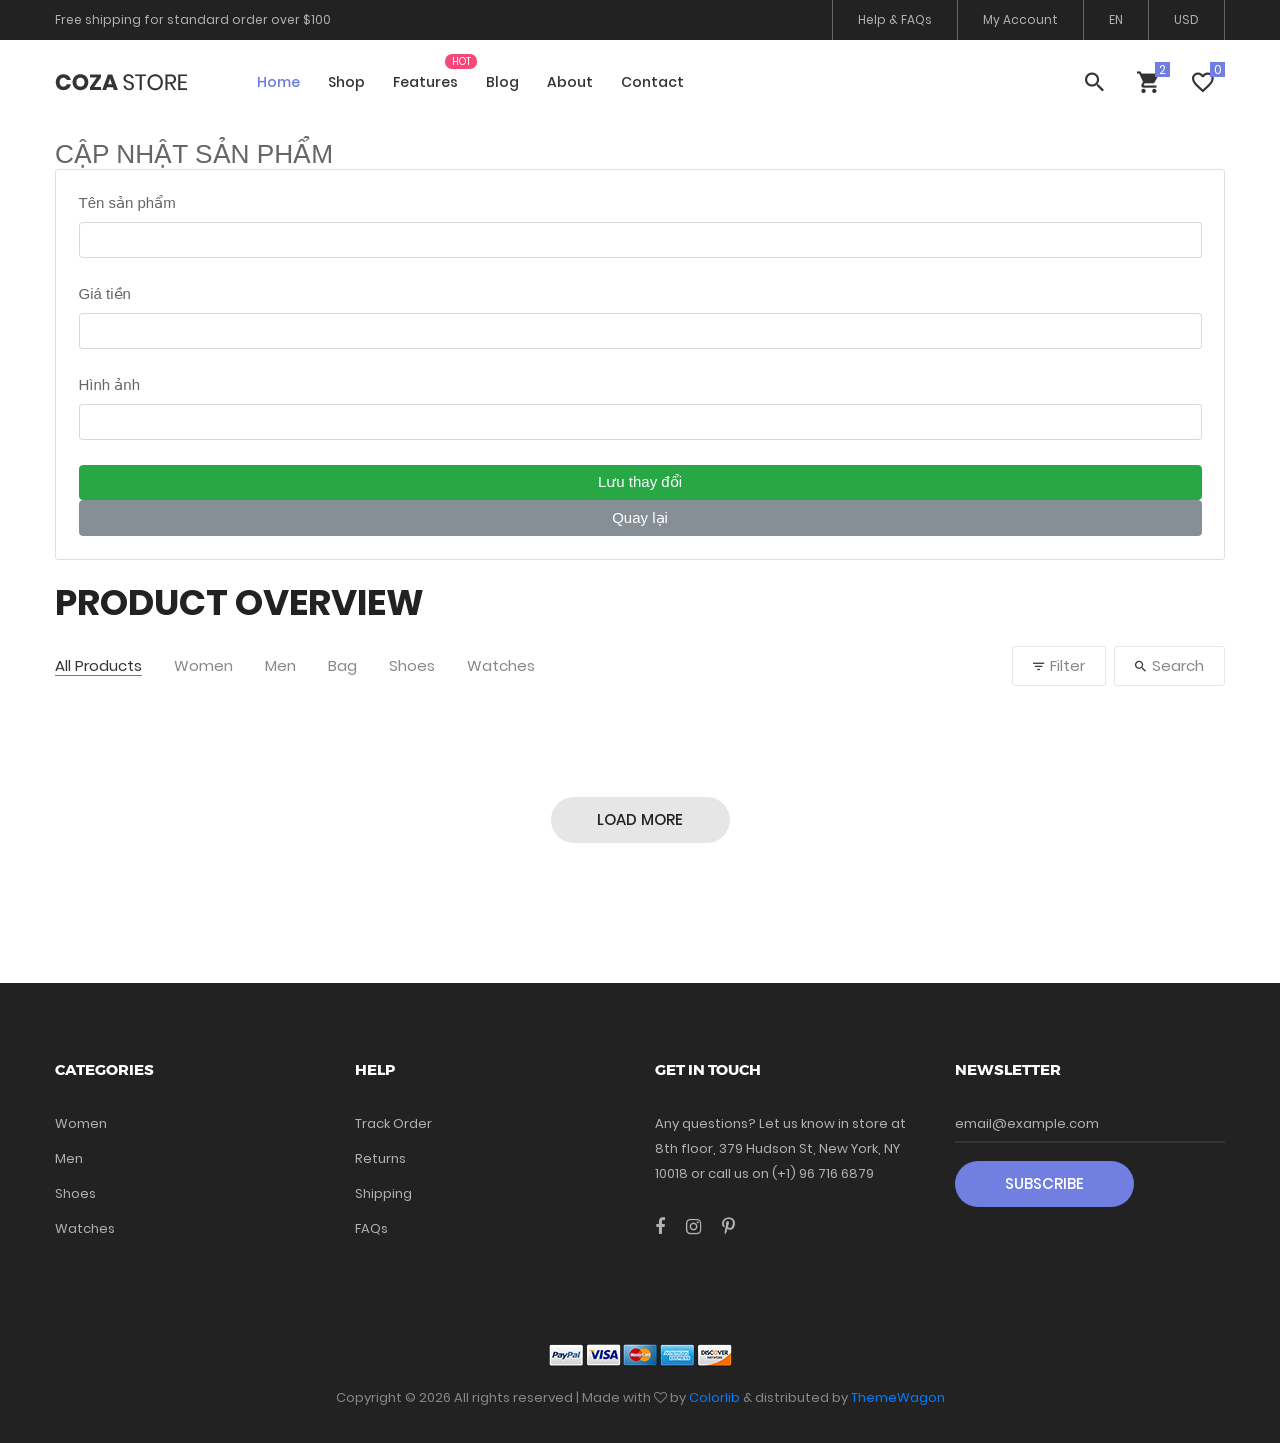
<file: BaiTapTongHop/LeNguyenKhang_2122110497/LeNguyenKhang_2122110497/wwwroot/edit-product.html>
﻿<!DOCTYPE html>
<html lang="en">
<head>
    <title>Home</title>
    <meta charset="UTF-8">
    <meta name="viewport" content="width=device-width, initial-scale=1">
    <!--===============================================================================================-->
    <link rel="icon" type="image/png" href="images/icons/favicon.png" />
    <!--===============================================================================================-->
    <link rel="stylesheet" type="text/css" href="vendor/bootstrap/css/bootstrap.min.css">
    <!--===============================================================================================-->
    <link rel="stylesheet" type="text/css" href="fonts/font-awesome-4.7.0/css/font-awesome.min.css">
    <!--===============================================================================================-->
    <link rel="stylesheet" type="text/css" href="fonts/iconic/css/material-design-iconic-font.min.css">
    <!--===============================================================================================-->
    <link rel="stylesheet" type="text/css" href="fonts/linearicons-v1.0.0/icon-font.min.css">
    <!--===============================================================================================-->
    <link rel="stylesheet" type="text/css" href="vendor/animate/animate.css">
    <!--===============================================================================================-->
    <link rel="stylesheet" type="text/css" href="vendor/css-hamburgers/hamburgers.min.css">
    <!--===============================================================================================-->
    <link rel="stylesheet" type="text/css" href="vendor/animsition/css/animsition.min.css">
    <!--===============================================================================================-->
    <link rel="stylesheet" type="text/css" href="vendor/select2/select2.min.css">
    <!--===============================================================================================-->
    <link rel="stylesheet" type="text/css" href="vendor/daterangepicker/daterangepicker.css">
    <!--===============================================================================================-->
    <link rel="stylesheet" type="text/css" href="vendor/slick/slick.css">
    <!--===============================================================================================-->
    <link rel="stylesheet" type="text/css" href="vendor/MagnificPopup/magnific-popup.css">
    <!--===============================================================================================-->
    <link rel="stylesheet" type="text/css" href="vendor/perfect-scrollbar/perfect-scrollbar.css">
    <!--===============================================================================================-->
    <link rel="stylesheet" type="text/css" href="css/util.css">
    <link rel="stylesheet" type="text/css" href="css/main.css">
    <!--===============================================================================================-->
</head>
<body class="animsition">

    <!-- Header -->
    <header>
        <!-- Header desktop -->
        <div class="container-menu-desktop">
            <!-- Topbar -->
            <div class="top-bar">
                <div class="content-topbar flex-sb-m h-full container">
                    <div class="left-top-bar">
                        Free shipping for standard order over $100
                    </div>

                    <div class="right-top-bar flex-w h-full">
                        <a href="#" class="flex-c-m trans-04 p-lr-25">
                            Help & FAQs
                        </a>

                        <a href="#" class="flex-c-m trans-04 p-lr-25">
                            My Account
                        </a>

                        <a href="#" class="flex-c-m trans-04 p-lr-25">
                            EN
                        </a>

                        <a href="#" class="flex-c-m trans-04 p-lr-25">
                            USD
                        </a>
                    </div>
                </div>
            </div>

            <div class="wrap-menu-desktop">
                <nav class="limiter-menu-desktop container">

                    <!-- Logo desktop -->
                    <a href="#" class="logo">
                        <img src="images/icons/logo-01.png" alt="IMG-LOGO">
                    </a>

                    <!-- Menu desktop -->
                    <div class="menu-desktop">
                        <ul class="main-menu">
                            <li class="active-menu">
                                <a href="index.html">Home</a>
                                <ul class="sub-menu">
                                    <li><a href="index.html">Homepage 1</a></li>
                                    <li><a href="home-02.html">Homepage 2</a></li>
                                    <li><a href="home-03.html">Homepage 3</a></li>
                                </ul>
                            </li>

                            <li>
                                <a href="product.html">Shop</a>
                            </li>

                            <li class="label1" data-label1="hot">
                                <a href="shoping-cart.html">Features</a>
                            </li>

                            <li>
                                <a href="blog.html">Blog</a>
                            </li>

                            <li>
                                <a href="about.html">About</a>
                            </li>

                            <li>
                                <a href="contact.html">Contact</a>
                            </li>
                        </ul>
                    </div>

                    <!-- Icon header -->
                    <div class="wrap-icon-header flex-w flex-r-m">
                        <div class="icon-header-item cl2 hov-cl1 trans-04 p-l-22 p-r-11 js-show-modal-search">
                            <i class="zmdi zmdi-search"></i>
                        </div>

                        <div class="icon-header-item cl2 hov-cl1 trans-04 p-l-22 p-r-11 icon-header-noti js-show-cart" data-notify="2">
                            <i class="zmdi zmdi-shopping-cart"></i>
                        </div>

                        <a href="#" class="dis-block icon-header-item cl2 hov-cl1 trans-04 p-l-22 p-r-11 icon-header-noti" data-notify="0">
                            <i class="zmdi zmdi-favorite-outline"></i>
                        </a>
                    </div>
                </nav>
            </div>
        </div>

        <!-- Header Mobile -->
        <div class="wrap-header-mobile">
            <!-- Logo moblie -->
            <div class="logo-mobile">
                <a href="index.html"><img src="images/icons/logo-01.png" alt="IMG-LOGO"></a>
            </div>

            <!-- Icon header -->
            <div class="wrap-icon-header flex-w flex-r-m m-r-15">
                <div class="icon-header-item cl2 hov-cl1 trans-04 p-r-11 js-show-modal-search">
                    <i class="zmdi zmdi-search"></i>
                </div>

                <div class="icon-header-item cl2 hov-cl1 trans-04 p-r-11 p-l-10 icon-header-noti js-show-cart" data-notify="2">
                    <i class="zmdi zmdi-shopping-cart"></i>
                </div>

                <a href="#" class="dis-block icon-header-item cl2 hov-cl1 trans-04 p-r-11 p-l-10 icon-header-noti" data-notify="0">
                    <i class="zmdi zmdi-favorite-outline"></i>
                </a>
            </div>

            <!-- Button show menu -->
            <div class="btn-show-menu-mobile hamburger hamburger--squeeze">
                <span class="hamburger-box">
                    <span class="hamburger-inner"></span>
                </span>
            </div>
        </div>


        <!-- Menu Mobile -->
        <div class="menu-mobile">
            <ul class="topbar-mobile">
                <li>
                    <div class="left-top-bar">
                        Free shipping for standard order over $100
                    </div>
                </li>

                <li>
                    <div class="right-top-bar flex-w h-full">
                        <a href="#" class="flex-c-m p-lr-10 trans-04">
                            Help & FAQs
                        </a>

                        <a href="#" class="flex-c-m p-lr-10 trans-04">
                            My Account
                        </a>

                        <a href="#" class="flex-c-m p-lr-10 trans-04">
                            EN
                        </a>

                        <a href="#" class="flex-c-m p-lr-10 trans-04">
                            USD
                        </a>
                    </div>
                </li>
            </ul>

            <ul class="main-menu-m">
                <li>
                    <a href="index.html">Home</a>
                    <ul class="sub-menu-m">
                        <li><a href="index.html">Homepage 1</a></li>
                        <li><a href="home-02.html">Homepage 2</a></li>
                        <li><a href="home-03.html">Homepage 3</a></li>
                    </ul>
                    <span class="arrow-main-menu-m">
                        <i class="fa fa-angle-right" aria-hidden="true"></i>
                    </span>
                </li>

                <li>
                    <a href="product.html">Shop</a>
                </li>

                <li>
                    <a href="shoping-cart.html" class="label1 rs1" data-label1="hot">Features</a>
                </li>

                <li>
                    <a href="blog.html">Blog</a>
                </li>

                <li>
                    <a href="about.html">About</a>
                </li>

                <li>
                    <a href="contact.html">Contact</a>
                </li>
            </ul>
        </div>

        <!-- Modal Search -->
        <div class="modal-search-header flex-c-m trans-04 js-hide-modal-search">
            <div class="container-search-header">
                <button class="flex-c-m btn-hide-modal-search trans-04 js-hide-modal-search">
                    <img src="images/icons/icon-close2.png" alt="CLOSE">
                </button>

                <form class="wrap-search-header flex-w p-l-15">
                    <button class="flex-c-m trans-04">
                        <i class="zmdi zmdi-search"></i>
                    </button>
                    <input class="plh3" type="text" name="search" placeholder="Search...">
                </form>
            </div>
        </div>
    </header>

    <!-- Cart -->
    <div class="wrap-header-cart js-panel-cart">
        <div class="s-full js-hide-cart"></div>

        <div class="header-cart flex-col-l p-l-65 p-r-25">
            <div class="header-cart-title flex-w flex-sb-m p-b-8">
                <span class="mtext-103 cl2">
                    Your Cart
                </span>

                <div class="fs-35 lh-10 cl2 p-lr-5 pointer hov-cl1 trans-04 js-hide-cart">
                    <i class="zmdi zmdi-close"></i>
                </div>
            </div>

            <div class="header-cart-content flex-w js-pscroll">
                <ul class="header-cart-wrapitem w-full">
                    <li class="header-cart-item flex-w flex-t m-b-12">
                        <div class="header-cart-item-img">
                            <img src="images/item-cart-01.jpg" alt="IMG">
                        </div>

                        <div class="header-cart-item-txt p-t-8">
                            <a href="#" class="header-cart-item-name m-b-18 hov-cl1 trans-04">
                                White Shirt Pleat
                            </a>

                            <span class="header-cart-item-info">
                                1 x $19.00
                            </span>
                        </div>
                    </li>

                    <li class="header-cart-item flex-w flex-t m-b-12">
                        <div class="header-cart-item-img">
                            <img src="images/item-cart-02.jpg" alt="IMG">
                        </div>

                        <div class="header-cart-item-txt p-t-8">
                            <a href="#" class="header-cart-item-name m-b-18 hov-cl1 trans-04">
                                Converse All Star
                            </a>

                            <span class="header-cart-item-info">
                                1 x $39.00
                            </span>
                        </div>
                    </li>

                    <li class="header-cart-item flex-w flex-t m-b-12">
                        <div class="header-cart-item-img">
                            <img src="images/item-cart-03.jpg" alt="IMG">
                        </div>

                        <div class="header-cart-item-txt p-t-8">
                            <a href="#" class="header-cart-item-name m-b-18 hov-cl1 trans-04">
                                Nixon Porter Leather
                            </a>

                            <span class="header-cart-item-info">
                                1 x $17.00
                            </span>
                        </div>
                    </li>
                </ul>

                <div class="w-full">
                    <div class="header-cart-total w-full p-tb-40">
                        Total: $75.00
                    </div>

                    <div class="header-cart-buttons flex-w w-full">
                        <a href="shoping-cart.html" class="flex-c-m stext-101 cl0 size-107 bg3 bor2 hov-btn3 p-lr-15 trans-04 m-r-8 m-b-10">
                            View Cart
                        </a>

                        <a href="shoping-cart.html" class="flex-c-m stext-101 cl0 size-107 bg3 bor2 hov-btn3 p-lr-15 trans-04 m-b-10">
                            Check Out
                        </a>
                    </div>
                </div>
            </div>
        </div>
    </div>
    <div class="container p-t-100">
        <h3>CẬP NHẬT SẢN PHẨM</h3>
        <div class="card p-4">
            <div class="form-group p-b-10">
                <label>Tên sản phẩm</label>
                <input type="text" id="editName" class="form-control">
            </div>
            <div class="form-group p-b-10">
                <label>Giá tiền</label>
                <input type="number" id="editPrice" class="form-control">
            </div>
            <div class="form-group p-b-10">
                <label>Hình ảnh</label>
                <input type="text" id="editImage" class="form-control">
            </div>
            <button class="btn btn-success" onclick="updateProduct()">Lưu thay đổi</button>
            <a href="admin.html" class="btn btn-secondary">Quay lại</a>
        </div>
    </div>
    <!-- Product -->
    <section class="bg0 p-t-23 p-b-140">
        <div class="container">
            <div class="p-b-10">
                <h3 class="ltext-103 cl5">
                    Product Overview
                </h3>
            </div>

            <div class="flex-w flex-sb-m p-b-52">
                <div class="flex-w flex-l-m filter-tope-group m-tb-10">
                    <button class="stext-106 cl6 hov1 bor3 trans-04 m-r-32 m-tb-5 how-active1" data-filter="*">
                        All Products
                    </button>

                    <button class="stext-106 cl6 hov1 bor3 trans-04 m-r-32 m-tb-5" data-filter=".women">
                        Women
                    </button>

                    <button class="stext-106 cl6 hov1 bor3 trans-04 m-r-32 m-tb-5" data-filter=".men">
                        Men
                    </button>

                    <button class="stext-106 cl6 hov1 bor3 trans-04 m-r-32 m-tb-5" data-filter=".bag">
                        Bag
                    </button>

                    <button class="stext-106 cl6 hov1 bor3 trans-04 m-r-32 m-tb-5" data-filter=".shoes">
                        Shoes
                    </button>

                    <button class="stext-106 cl6 hov1 bor3 trans-04 m-r-32 m-tb-5" data-filter=".watches">
                        Watches
                    </button>
                </div>

                <div class="flex-w flex-c-m m-tb-10">
                    <div class="flex-c-m stext-106 cl6 size-104 bor4 pointer hov-btn3 trans-04 m-r-8 m-tb-4 js-show-filter">
                        <i class="icon-filter cl2 m-r-6 fs-15 trans-04 zmdi zmdi-filter-list"></i>
                        <i class="icon-close-filter cl2 m-r-6 fs-15 trans-04 zmdi zmdi-close dis-none"></i>
                        Filter
                    </div>

                    <div class="flex-c-m stext-106 cl6 size-105 bor4 pointer hov-btn3 trans-04 m-tb-4 js-show-search">
                        <i class="icon-search cl2 m-r-6 fs-15 trans-04 zmdi zmdi-search"></i>
                        <i class="icon-close-search cl2 m-r-6 fs-15 trans-04 zmdi zmdi-close dis-none"></i>
                        Search
                    </div>
                </div>

                <!-- Search product -->
                <div class="dis-none panel-search w-full p-t-10 p-b-15">
                    <div class="bor8 dis-flex p-l-15">
                        <button class="size-113 flex-c-m fs-16 cl2 hov-cl1 trans-04">
                            <i class="zmdi zmdi-search"></i>
                        </button>

                        <input class="mtext-107 cl2 size-114 plh2 p-r-15" type="text" name="search-product" placeholder="Search">
                    </div>
                </div>

                <!-- Filter -->
                <div class="dis-none panel-filter w-full p-t-10">
                    <div class="wrap-filter flex-w bg6 w-full p-lr-40 p-t-27 p-lr-15-sm">
                        <div class="filter-col1 p-r-15 p-b-27">
                            <div class="mtext-102 cl2 p-b-15">
                                Sort By
                            </div>

                            <ul>
                                <li class="p-b-6">
                                    <a href="#" class="filter-link stext-106 trans-04">
                                        Default
                                    </a>
                                </li>

                                <li class="p-b-6">
                                    <a href="#" class="filter-link stext-106 trans-04">
                                        Popularity
                                    </a>
                                </li>

                                <li class="p-b-6">
                                    <a href="#" class="filter-link stext-106 trans-04">
                                        Average rating
                                    </a>
                                </li>

                                <li class="p-b-6">
                                    <a href="#" class="filter-link stext-106 trans-04 filter-link-active">
                                        Newness
                                    </a>
                                </li>

                                <li class="p-b-6">
                                    <a href="#" class="filter-link stext-106 trans-04">
                                        Price: Low to High
                                    </a>
                                </li>

                                <li class="p-b-6">
                                    <a href="#" class="filter-link stext-106 trans-04">
                                        Price: High to Low
                                    </a>
                                </li>
                            </ul>
                        </div>

                        <div class="filter-col2 p-r-15 p-b-27">
                            <div class="mtext-102 cl2 p-b-15">
                                Price
                            </div>

                            <ul>
                                <li class="p-b-6">
                                    <a href="#" class="filter-link stext-106 trans-04 filter-link-active">
                                        All
                                    </a>
                                </li>

                                <li class="p-b-6">
                                    <a href="#" class="filter-link stext-106 trans-04">
                                        $0.00 - $50.00
                                    </a>
                                </li>

                                <li class="p-b-6">
                                    <a href="#" class="filter-link stext-106 trans-04">
                                        $50.00 - $100.00
                                    </a>
                                </li>

                                <li class="p-b-6">
                                    <a href="#" class="filter-link stext-106 trans-04">
                                        $100.00 - $150.00
                                    </a>
                                </li>

                                <li class="p-b-6">
                                    <a href="#" class="filter-link stext-106 trans-04">
                                        $150.00 - $200.00
                                    </a>
                                </li>

                                <li class="p-b-6">
                                    <a href="#" class="filter-link stext-106 trans-04">
                                        $200.00+
                                    </a>
                                </li>
                            </ul>
                        </div>

                        <div class="filter-col3 p-r-15 p-b-27">
                            <div class="mtext-102 cl2 p-b-15">
                                Color
                            </div>

                            <ul>
                                <li class="p-b-6">
                                    <span class="fs-15 lh-12 m-r-6" style="color: #222;">
                                        <i class="zmdi zmdi-circle"></i>
                                    </span>

                                    <a href="#" class="filter-link stext-106 trans-04">
                                        Black
                                    </a>
                                </li>

                                <li class="p-b-6">
                                    <span class="fs-15 lh-12 m-r-6" style="color: #4272d7;">
                                        <i class="zmdi zmdi-circle"></i>
                                    </span>

                                    <a href="#" class="filter-link stext-106 trans-04 filter-link-active">
                                        Blue
                                    </a>
                                </li>

                                <li class="p-b-6">
                                    <span class="fs-15 lh-12 m-r-6" style="color: #b3b3b3;">
                                        <i class="zmdi zmdi-circle"></i>
                                    </span>

                                    <a href="#" class="filter-link stext-106 trans-04">
                                        Grey
                                    </a>
                                </li>

                                <li class="p-b-6">
                                    <span class="fs-15 lh-12 m-r-6" style="color: #00ad5f;">
                                        <i class="zmdi zmdi-circle"></i>
                                    </span>

                                    <a href="#" class="filter-link stext-106 trans-04">
                                        Green
                                    </a>
                                </li>

                                <li class="p-b-6">
                                    <span class="fs-15 lh-12 m-r-6" style="color: #fa4251;">
                                        <i class="zmdi zmdi-circle"></i>
                                    </span>

                                    <a href="#" class="filter-link stext-106 trans-04">
                                        Red
                                    </a>
                                </li>

                                <li class="p-b-6">
                                    <span class="fs-15 lh-12 m-r-6" style="color: #aaa;">
                                        <i class="zmdi zmdi-circle-o"></i>
                                    </span>

                                    <a href="#" class="filter-link stext-106 trans-04">
                                        White
                                    </a>
                                </li>
                            </ul>
                        </div>

                        <div class="filter-col4 p-b-27">
                            <div class="mtext-102 cl2 p-b-15">
                                Tags
                            </div>

                            <div class="flex-w p-t-4 m-r--5">
                                <a href="#" class="flex-c-m stext-107 cl6 size-301 bor7 p-lr-15 hov-tag1 trans-04 m-r-5 m-b-5">
                                    Fashion
                                </a>

                                <a href="#" class="flex-c-m stext-107 cl6 size-301 bor7 p-lr-15 hov-tag1 trans-04 m-r-5 m-b-5">
                                    Lifestyle
                                </a>

                                <a href="#" class="flex-c-m stext-107 cl6 size-301 bor7 p-lr-15 hov-tag1 trans-04 m-r-5 m-b-5">
                                    Denim
                                </a>

                                <a href="#" class="flex-c-m stext-107 cl6 size-301 bor7 p-lr-15 hov-tag1 trans-04 m-r-5 m-b-5">
                                    Streetstyle
                                </a>

                                <a href="#" class="flex-c-m stext-107 cl6 size-301 bor7 p-lr-15 hov-tag1 trans-04 m-r-5 m-b-5">
                                    Crafts
                                </a>
                            </div>
                        </div>
                    </div>
                </div>
            </div>

            <div class="row isotope-grid" id="load-cosplay">
            </div>

            <!-- Load more -->
            <div class="flex-c-m flex-w w-full p-t-45">
                <a href="#" class="flex-c-m stext-101 cl5 size-103 bg2 bor1 hov-btn1 p-lr-15 trans-04">
                    Load More
                </a>
            </div>
        </div>
    </section>


    <!-- Footer -->
    <footer class="bg3 p-t-75 p-b-32">
        <div class="container">
            <div class="row">
                <div class="col-sm-6 col-lg-3 p-b-50">
                    <h4 class="stext-301 cl0 p-b-30">
                        Categories
                    </h4>

                    <ul>
                        <li class="p-b-10">
                            <a href="#" class="stext-107 cl7 hov-cl1 trans-04">
                                Women
                            </a>
                        </li>

                        <li class="p-b-10">
                            <a href="#" class="stext-107 cl7 hov-cl1 trans-04">
                                Men
                            </a>
                        </li>

                        <li class="p-b-10">
                            <a href="#" class="stext-107 cl7 hov-cl1 trans-04">
                                Shoes
                            </a>
                        </li>

                        <li class="p-b-10">
                            <a href="#" class="stext-107 cl7 hov-cl1 trans-04">
                                Watches
                            </a>
                        </li>
                    </ul>
                </div>

                <div class="col-sm-6 col-lg-3 p-b-50">
                    <h4 class="stext-301 cl0 p-b-30">
                        Help
                    </h4>

                    <ul>
                        <li class="p-b-10">
                            <a href="#" class="stext-107 cl7 hov-cl1 trans-04">
                                Track Order
                            </a>
                        </li>

                        <li class="p-b-10">
                            <a href="#" class="stext-107 cl7 hov-cl1 trans-04">
                                Returns
                            </a>
                        </li>

                        <li class="p-b-10">
                            <a href="#" class="stext-107 cl7 hov-cl1 trans-04">
                                Shipping
                            </a>
                        </li>

                        <li class="p-b-10">
                            <a href="#" class="stext-107 cl7 hov-cl1 trans-04">
                                FAQs
                            </a>
                        </li>
                    </ul>
                </div>

                <div class="col-sm-6 col-lg-3 p-b-50">
                    <h4 class="stext-301 cl0 p-b-30">
                        GET IN TOUCH
                    </h4>

                    <p class="stext-107 cl7 size-201">
                        Any questions? Let us know in store at 8th floor, 379 Hudson St, New York, NY 10018 or call us on (+1) 96 716 6879
                    </p>

                    <div class="p-t-27">
                        <a href="#" class="fs-18 cl7 hov-cl1 trans-04 m-r-16">
                            <i class="fa fa-facebook"></i>
                        </a>

                        <a href="#" class="fs-18 cl7 hov-cl1 trans-04 m-r-16">
                            <i class="fa fa-instagram"></i>
                        </a>

                        <a href="#" class="fs-18 cl7 hov-cl1 trans-04 m-r-16">
                            <i class="fa fa-pinterest-p"></i>
                        </a>
                    </div>
                </div>

                <div class="col-sm-6 col-lg-3 p-b-50">
                    <h4 class="stext-301 cl0 p-b-30">
                        Newsletter
                    </h4>

                    <form>
                        <div class="wrap-input1 w-full p-b-4">
                            <input class="input1 bg-none plh1 stext-107 cl7" type="text" name="email" placeholder="email@example.com">
                            <div class="focus-input1 trans-04"></div>
                        </div>

                        <div class="p-t-18">
                            <button class="flex-c-m stext-101 cl0 size-103 bg1 bor1 hov-btn2 p-lr-15 trans-04">
                                Subscribe
                            </button>
                        </div>
                    </form>
                </div>
            </div>

            <div class="p-t-40">
                <div class="flex-c-m flex-w p-b-18">
                    <a href="#" class="m-all-1">
                        <img src="images/icons/icon-pay-01.png" alt="ICON-PAY">
                    </a>

                    <a href="#" class="m-all-1">
                        <img src="images/icons/icon-pay-02.png" alt="ICON-PAY">
                    </a>

                    <a href="#" class="m-all-1">
                        <img src="images/icons/icon-pay-03.png" alt="ICON-PAY">
                    </a>

                    <a href="#" class="m-all-1">
                        <img src="images/icons/icon-pay-04.png" alt="ICON-PAY">
                    </a>

                    <a href="#" class="m-all-1">
                        <img src="images/icons/icon-pay-05.png" alt="ICON-PAY">
                    </a>
                </div>

                <p class="stext-107 cl6 txt-center">
                    <!-- Link back to Colorlib can't be removed. Template is licensed under CC BY 3.0. -->
                    Copyright &copy;
                    <script>document.write(new Date().getFullYear());</script> All rights reserved | Made with <i class="fa fa-heart-o" aria-hidden="true"></i> by <a href="https://colorlib.com" target="_blank">Colorlib</a> &amp; distributed by <a href="https://themewagon.com" target="_blank">ThemeWagon</a>
                    <!-- Link back to Colorlib can't be removed. Template is licensed under CC BY 3.0. -->

                </p>
            </div>
        </div>
    </footer>


    <!-- Back to top -->
    <div class="btn-back-to-top" id="myBtn">
        <span class="symbol-btn-back-to-top">
            <i class="zmdi zmdi-chevron-up"></i>
        </span>
    </div>

    <!-- Modal1 -->
    <div class="wrap-modal1 js-modal1 p-t-60 p-b-20">
        <div class="overlay-modal1 js-hide-modal1"></div>

        <div class="container">
            <div class="bg0 p-t-60 p-b-30 p-lr-15-lg how-pos3-parent">
                <button class="how-pos3 hov3 trans-04 js-hide-modal1">
                    <img src="images/icons/icon-close.png" alt="CLOSE">
                </button>

                <div class="row">
                    <div class="col-md-6 col-lg-7 p-b-30">
                        <div class="p-l-25 p-r-30 p-lr-0-lg">
                            <div class="wrap-slick3 flex-sb flex-w">
                                <div class="wrap-slick3-dots"></div>
                                <div class="wrap-slick3-arrows flex-sb-m flex-w"></div>

                                <div class="slick3 gallery-lb">
                                    <div class="item-slick3" data-thumb="images/product-detail-01.jpg">
                                        <div class="wrap-pic-w pos-relative">
                                            <img src="images/product-detail-01.jpg" alt="IMG-PRODUCT">

                                            <a class="flex-c-m size-108 how-pos1 bor0 fs-16 cl10 bg0 hov-btn3 trans-04" href="images/product-detail-01.jpg">
                                                <i class="fa fa-expand"></i>
                                            </a>
                                        </div>
                                    </div>

                                    <div class="item-slick3" data-thumb="images/product-detail-02.jpg">
                                        <div class="wrap-pic-w pos-relative">
                                            <img src="images/product-detail-02.jpg" alt="IMG-PRODUCT">

                                            <a class="flex-c-m size-108 how-pos1 bor0 fs-16 cl10 bg0 hov-btn3 trans-04" href="images/product-detail-02.jpg">
                                                <i class="fa fa-expand"></i>
                                            </a>
                                        </div>
                                    </div>

                                    <div class="item-slick3" data-thumb="images/product-detail-03.jpg">
                                        <div class="wrap-pic-w pos-relative">
                                            <img src="images/product-detail-03.jpg" alt="IMG-PRODUCT">

                                            <a class="flex-c-m size-108 how-pos1 bor0 fs-16 cl10 bg0 hov-btn3 trans-04" href="images/product-detail-03.jpg">
                                                <i class="fa fa-expand"></i>
                                            </a>
                                        </div>
                                    </div>
                                </div>
                            </div>
                        </div>
                    </div>

                    <div class="col-md-6 col-lg-5 p-b-30">
                        <div class="p-r-50 p-t-5 p-lr-0-lg">
                            <h4 class="mtext-105 cl2 js-name-detail p-b-14">
                                Lightweight Jacket
                            </h4>

                            <span class="mtext-106 cl2">
                                $58.79
                            </span>

                            <p class="stext-102 cl3 p-t-23">
                                Nulla eget sem vitae eros pharetra viverra. Nam vitae luctus ligula. Mauris consequat ornare feugiat.
                            </p>

                            <!--  -->
                            <div class="p-t-33">
                                <div class="flex-w flex-r-m p-b-10">
                                    <div class="size-203 flex-c-m respon6">
                                        Size
                                    </div>

                                    <div class="size-204 respon6-next">
                                        <div class="rs1-select2 bor8 bg0">
                                            <select class="js-select2" name="time">
                                                <option>Choose an option</option>
                                                <option>Size S</option>
                                                <option>Size M</option>
                                                <option>Size L</option>
                                                <option>Size XL</option>
                                            </select>
                                            <div class="dropDownSelect2"></div>
                                        </div>
                                    </div>
                                </div>

                                <div class="flex-w flex-r-m p-b-10">
                                    <div class="size-203 flex-c-m respon6">
                                        Color
                                    </div>

                                    <div class="size-204 respon6-next">
                                        <div class="rs1-select2 bor8 bg0">
                                            <select class="js-select2" name="time">
                                                <option>Choose an option</option>
                                                <option>Red</option>
                                                <option>Blue</option>
                                                <option>White</option>
                                                <option>Grey</option>
                                            </select>
                                            <div class="dropDownSelect2"></div>
                                        </div>
                                    </div>
                                </div>

                                <div class="flex-w flex-r-m p-b-10">
                                    <div class="size-204 flex-w flex-m respon6-next">
                                        <div class="wrap-num-product flex-w m-r-20 m-tb-10">
                                            <div class="btn-num-product-down cl8 hov-btn3 trans-04 flex-c-m">
                                                <i class="fs-16 zmdi zmdi-minus"></i>
                                            </div>

                                            <input class="mtext-104 cl3 txt-center num-product" type="number" name="num-product" value="1">

                                            <div class="btn-num-product-up cl8 hov-btn3 trans-04 flex-c-m">
                                                <i class="fs-16 zmdi zmdi-plus"></i>
                                            </div>
                                        </div>

                                        <button class="flex-c-m stext-101 cl0 size-101 bg1 bor1 hov-btn1 p-lr-15 trans-04 js-addcart-detail">
                                            Add to cart
                                        </button>
                                    </div>
                                </div>
                            </div>

                            <!--  -->
                            <div class="flex-w flex-m p-l-100 p-t-40 respon7">
                                <div class="flex-m bor9 p-r-10 m-r-11">
                                    <a href="#" class="fs-14 cl3 hov-cl1 trans-04 lh-10 p-lr-5 p-tb-2 js-addwish-detail tooltip100" data-tooltip="Add to Wishlist">
                                        <i class="zmdi zmdi-favorite"></i>
                                    </a>
                                </div>

                                <a href="#" class="fs-14 cl3 hov-cl1 trans-04 lh-10 p-lr-5 p-tb-2 m-r-8 tooltip100" data-tooltip="Facebook">
                                    <i class="fa fa-facebook"></i>
                                </a>

                                <a href="#" class="fs-14 cl3 hov-cl1 trans-04 lh-10 p-lr-5 p-tb-2 m-r-8 tooltip100" data-tooltip="Twitter">
                                    <i class="fa fa-twitter"></i>
                                </a>

                                <a href="#" class="fs-14 cl3 hov-cl1 trans-04 lh-10 p-lr-5 p-tb-2 m-r-8 tooltip100" data-tooltip="Google Plus">
                                    <i class="fa fa-google-plus"></i>
                                </a>
                            </div>
                        </div>
                    </div>
                </div>
            </div>
        </div>
    </div>

    <!--===============================================================================================-->
    <script src="vendor/jquery/jquery-3.2.1.min.js"></script>
    <!--===============================================================================================-->
    <script src="vendor/animsition/js/animsition.min.js"></script>
    <!--===============================================================================================-->
    <script src="vendor/bootstrap/js/popper.js"></script>
    <script src="vendor/bootstrap/js/bootstrap.min.js"></script>
    <!--===============================================================================================-->
    <script src="vendor/select2/select2.min.js"></script>
    <script>
$(".js-select2").each(function () {
			$(this).select2({
				minimumResultsForSearch: 20,
				dropdownParent: $(this).next('.dropDownSelect2')
			});
		})</script>
    <!--===============================================================================================-->
    <script src="vendor/daterangepicker/moment.min.js"></script>
    <script src="vendor/daterangepicker/daterangepicker.js"></script>
    <!--===============================================================================================-->
    <script src="vendor/slick/slick.min.js"></script>
    <script src="js/slick-custom.js"></script>
    <!--===============================================================================================-->
    <script src="vendor/parallax100/parallax100.js"></script>
    <script>$('.parallax100').parallax100();</script>
    <!--===============================================================================================-->
    <script src="vendor/MagnificPopup/jquery.magnific-popup.min.js"></script>
    <script>
$('.gallery-lb').each(function () { // the containers for all your galleries
			$(this).magnificPopup({
				delegate: 'a', // the selector for gallery item
				type: 'image',
				gallery: {
					enabled: true
				},
				mainClass: 'mfp-fade'
			});
		});</script>
    <!--===============================================================================================-->
    <script src="vendor/isotope/isotope.pkgd.min.js"></script>
    <!--===============================================================================================-->
    <script src="vendor/sweetalert/sweetalert.min.js"></script>
    <script>
$('.js-addwish-b2').on('click', function (e) {
			e.preventDefault();
		});

		$('.js-addwish-b2').each(function () {
			var nameProduct = $(this).parent().parent().find('.js-name-b2').html();
			$(this).on('click', function () {
				swal(nameProduct, "is added to wishlist !", "success");

				$(this).addClass('js-addedwish-b2');
				$(this).off('click');
			});
		});

		$('.js-addwish-detail').each(function () {
			var nameProduct = $(this).parent().parent().parent().find('.js-name-detail').html();

			$(this).on('click', function () {
				swal(nameProduct, "is added to wishlist !", "success");

				$(this).addClass('js-addedwish-detail');
				$(this).off('click');
			});
		});

		/*---------------------------------------------*/

		$('.js-addcart-detail').each(function () {
			var nameProduct = $(this).parent().parent().parent().parent().find('.js-name-detail').html();
			$(this).on('click', function () {
				swal(nameProduct, "is added to cart !", "success");
			});
		});</script>
    <!--===============================================================================================-->
    <script src="vendor/perfect-scrollbar/perfect-scrollbar.min.js"></script>
    <script>
$('.js-pscroll').each(function () {
			$(this).css('position', 'relative');
			$(this).css('overflow', 'hidden');
			var ps = new PerfectScrollbar(this, {
				wheelSpeed: 1,
				scrollingThreshold: 1000,
				wheelPropagation: false,
			});

			$(window).on('resize', function () {
				ps.update();
			})
		});</script>
    <!--===============================================================================================-->
    <script src="js/main.js"></script>

    <script>
        async function addProduct() {
            const name = document.getElementById('newName').value;
            const price = document.getElementById('newPrice').value;
            const image = document.getElementById('newImage').value;

            if (!name || !price) {
                alert("Nhập đủ tên và giá đã Khang ơi!");
                return;
            }

            // ĐỐI TƯỢNG GỬI LÊN PHẢI KHỚP TỪNG CHỮ VỚI MODEL C#
            const productData = {
                Id: 0,
                Name: name,
                Price: parseInt(price),
                Image: image || "default.jpg",
                CategoryId: 1, // ID 'Trang phục' Khang đã có trong DB
                BrandId: 1,    // ID 'DokiDoki' Khang đã có trong DB
                Slug: name.toLowerCase().replace(/ /g, '-'), // Tự tạo slug từ tên
                Description: "Hàng cosplay chất lượng", // Thêm vào để tránh lỗi null
                Status: 1
            };

            try {
                const response = await fetch('https://localhost:7064/api/Product', {
                    method: 'POST',
                    headers: {
                        'Content-Type': 'application/json',
                        'Accept': 'application/json'
                    },
                    body: JSON.stringify(productData)
                });

                if (response.ok) {
                    alert("Đỉnh quá Khang ơi! Thêm thành công rồi.");
                    location.reload();
                } else {
                    const errorResult = await response.json();
                    console.log("Lỗi chi tiết:", errorResult);
                    alert("Vẫn lỗi! Khang nhấn F12 xem tab Console nhé.");
                }
            } catch (error) {
                console.error("Lỗi kết nối:", error);
                alert("Khang nhớ nhấn F5 chạy lại Backend nhé!");
            }
        }
        async function loadAdminProducts() {
            try {
                const response = await fetch('https://localhost:7064/api/Product');
                const products = await response.json();

                let html = '';
                products.forEach(item => {
                    html += `
                <tr>
                    <td>${item.id}</td>
                    <td><img src="images/${item.image}" style="width: 50px; height: 50px; object-fit: cover;"></td>
                    <td>${item.name}</td>
                    <td>${item.price.toLocaleString()} VNĐ</td>
                    <td>
                        // Tìm dòng này trong vòng lặp forEach của loadAdminProducts
// Tìm đoạn render nút Sửa trong loadAdminProducts, sửa thành:
<a href="edit-product.html?id=${item.id}" class="btn btn-warning btn-sm">Sửa</a>
                        <button class="btn btn-danger btn-sm" onclick="deleteProduct(${item.id})">Xóa</button>
                    </td>
                </tr>`;
                });

                document.getElementById('admin-product-list').innerHTML = html;
            } catch (error) {
                console.error("Lỗi lấy dữ liệu admin:", error);
            }
        }

        // Hàm Xóa sản phẩm
        async function deleteProduct(id) {
            if (confirm("Khang có chắc chắn muốn xóa sản phẩm này không?")) {
                try {
                    const response = await fetch(`https://localhost:7064/api/Product/${id}`, {
                        method: 'DELETE'
                    });

                    if (response.ok) {
                        alert("Xóa thành công!");
                        loadAdminProducts(); // Load lại bảng sau khi xóa
                    } else {
                        alert("Xóa thất bại!");
                    }
                } catch (error) {
                    console.error("Lỗi khi xóa:", error);
                }
            }
        }
        let currentEditId = null; // Biến để biết đang sửa hay đang thêm

        // Hàm này để đưa dữ liệu cũ lên Form
        function editProduct(item) {
            currentEditId = item.id;
            document.getElementById('newName').value = item.name;
            document.getElementById('newPrice').value = item.price;
            document.getElementById('newImage').value = item.image;

            // Đổi chữ cái nút Lưu thành "Cập nhật" cho dễ nhìn
            document.querySelector("#add-form button").innerText = "Cập nhật sản phẩm";
            document.querySelector("#add-form h4").innerText = "Đang sửa sản phẩm: " + item.id;
        }

        // Cập nhật lại hàm addProduct để xử lý cả Sửa (PUT)
        async function saveProduct() {
            const id = currentEditId || 0;
            const name = document.getElementById('newName').value;
            const price = document.getElementById('newPrice').value;
            const image = document.getElementById('newImage').value;

            const productData = {
                Id: id,
                Name: name,
                Price: parseInt(price),
                Image: image || "default.jpg",
                CategoryId: 1,
                BrandId: 1,
                Slug: name.toLowerCase().replace(/ /g, '-'),
                Description: "Hàng cosplay chất lượng",
                Status: 1
            };

            // Nếu có ID thì dùng PUT (Sửa), không có thì dùng POST (Thêm)
            const method = id > 0 ? 'PUT' : 'POST';
            const url = id > 0 ? `https://localhost:7064/api/Product/${id}` : 'https://localhost:7064/api/Product';

            try {
                const response = await fetch(url, {
                    method: method,
                    headers: { 'Content-Type': 'application/json' },
                    body: JSON.stringify(productData)
                });

                if (response.ok) {
                    alert(id > 0 ? "Cập nhật thành công!" : "Thêm mới thành công!");
                    location.reload();
                } else {
                    alert("Lỗi thao tác, Khang check lại nhé!");
                }
            } catch (error) {
                console.error(error);
            }
        }
        // 1. Lấy ID từ URL (ví dụ: ?id=5)
        const urlParams = new URLSearchParams(window.location.search);
        const productId = urlParams.get('id');

        // 2. Tự động load dữ liệu cũ lên Form ngay khi mở trang
        async function loadOldData() {
            const response = await fetch(`https://localhost:7064/api/Product/${productId}`);
            const item = await response.json();

            document.getElementById('editName').value = item.name;
            document.getElementById('editPrice').value = item.price;
            document.getElementById('editImage').value = item.image;
        }
        loadOldData();

        // 3. Hàm gửi dữ liệu đã sửa về Database
        async function updateProduct() {
            const productData = {
                Id: parseInt(productId),
                Name: document.getElementById('editName').value,
                Price: parseInt(document.getElementById('editPrice').value),
                Image: document.getElementById('editImage').value,
                CategoryId: 1, // Giữ nguyên hoặc lấy từ data cũ
                BrandId: 1,
                Slug: document.getElementById('editName').value.toLowerCase().replace(/ /g, '-'),
                Description: "Đã cập nhật",
                Status: 1
            };

            const response = await fetch(`https://localhost:7064/api/Product/${productId}`, {
                method: 'PUT',
                headers: { 'Content-Type': 'application/json' },
                body: JSON.stringify(productData)
            });

            if (response.ok) {
                alert("Cập nhật thành công!");
                window.location.href = "admin.html"; // Sửa xong tự quay về trang chủ admin
            } else {
                alert("Lỗi khi cập nhật!");
            }
        }
        // Chạy hàm khi trang web load xong
        window.onload = loadAdminProducts;
    </script>
</body>
</html>
</file>
<file: Labs_sv/2122110356_TranGiaBao_DanhSachSinhVien/style.css>
body
{
    font-family: Arial;
    background: #f3f4f6;
}

.container
{
    width: 900px;
    margin: auto;
    background: white;
    padding: 20px;

    border-radius: 10px;

    box-shadow: 0 0 10px gray;
}

h1
{
    text-align: center;
}

.form-box
{
    background: #e0e7ff;
    padding: 15px;
    border-radius: 8px;
    margin-bottom: 20px;
}

.search-box
{
    margin-top: 20px;
    background: #fff7ed;
    padding: 15px;
    border-radius: 8px;
}

input
{
    padding: 8px;
    margin: 5px;
    width: 200px;
}

button
{
    padding: 8px 12px;
    margin: 5px;
    border: none;
    background: #4f46e5;
    color: white;
    border-radius: 5px;
    cursor: pointer;
}

button:hover
{
    background: #4338ca;
}

table
{
    width: 100%;
    border-collapse: collapse;
}

th, td
{
    border: 1px solid #ccc;
    padding: 10px;
    text-align: center;
}

th
{
    background: #c7d2fe;
    cursor: pointer;
}

tr:nth-child(even)
{
    background: #f9fafb;
}

#thongKe
{
    margin-top: 20px;
    padding: 10px;
    background: #ecfeff;
    border-radius: 8px;
}
</file>
<file: BaiTapTongHop/LeNguyenKhang_2122110497/LeNguyenKhang_2122110497/wwwroot/vendor/daterangepicker/daterangepicker.css>
.daterangepicker {
  position: absolute;
  color: inherit;
  background-color: #fff;
  border-radius: 4px;
  width: 278px;
  padding: 4px;
  margin-top: 1px;
  top: 100px;
  left: 20px;
  /* Calendars */ }
  .daterangepicker:before, .daterangepicker:after {
    position: absolute;
    display: inline-block;
    border-bottom-color: rgba(0, 0, 0, 0.2);
    content: ''; }
  .daterangepicker:before {
    top: -7px;
    border-right: 7px solid transparent;
    border-left: 7px solid transparent;
    border-bottom: 7px solid #ccc; }
  .daterangepicker:after {
    top: -6px;
    border-right: 6px solid transparent;
    border-bottom: 6px solid #fff;
    border-left: 6px solid transparent; }
  .daterangepicker.opensleft:before {
    right: 9px; }
  .daterangepicker.opensleft:after {
    right: 10px; }
  .daterangepicker.openscenter:before {
    left: 0;
    right: 0;
    width: 0;
    margin-left: auto;
    margin-right: auto; }
  .daterangepicker.openscenter:after {
    left: 0;
    right: 0;
    width: 0;
    margin-left: auto;
    margin-right: auto; }
  .daterangepicker.opensright:before {
    left: 9px; }
  .daterangepicker.opensright:after {
    left: 10px; }
  .daterangepicker.dropup {
    margin-top: -5px; }
    .daterangepicker.dropup:before {
      top: initial;
      bottom: -7px;
      border-bottom: initial;
      border-top: 7px solid #ccc; }
    .daterangepicker.dropup:after {
      top: initial;
      bottom: -6px;
      border-bottom: initial;
      border-top: 6px solid #fff; }
  .daterangepicker.dropdown-menu {
    max-width: none;
    z-index: 3001; }
  .daterangepicker.single .ranges, .daterangepicker.single .calendar {
    float: none; }
  .daterangepicker.show-calendar .calendar {
    display: block; }
  .daterangepicker .calendar {
    display: none;
    max-width: 270px;
    margin: 4px; }
    .daterangepicker .calendar.single .calendar-table {
      border: none; }
    .daterangepicker .calendar th, .daterangepicker .calendar td {
      white-space: nowrap;
      text-align: center;
      min-width: 32px; }
  .daterangepicker .calendar-table {
    border: 1px solid #fff;
    padding: 4px;
    border-radius: 4px;
    background-color: #fff; }
  .daterangepicker table {
    width: 100%;
    margin: 0; }
  .daterangepicker td, .daterangepicker th {
    text-align: center;
    width: 20px;
    height: 20px;
    border-radius: 4px;
    border: 1px solid transparent;
    white-space: nowrap;
    cursor: pointer; }
    .daterangepicker td.available:hover, .daterangepicker th.available:hover {
      background-color: #eee;
      border-color: transparent;
      color: inherit; }
    .daterangepicker td.week, .daterangepicker th.week {
      font-size: 80%;
      color: #ccc; }
  .daterangepicker td.off, .daterangepicker td.off.in-range, .daterangepicker td.off.start-date, .daterangepicker td.off.end-date {
    background-color: #fff;
    border-color: transparent;
    color: #999; }
  .daterangepicker td.in-range {
    background-color: #ebf4f8;
    border-color: transparent;
    color: #000;
    border-radius: 0; }
  .daterangepicker td.start-date {
    border-radius: 4px 0 0 4px; }
  .daterangepicker td.end-date {
    border-radius: 0 4px 4px 0; }
  .daterangepicker td.start-date.end-date {
    border-radius: 4px; }
  .daterangepicker td.active, .daterangepicker td.active:hover {
    background-color: #357ebd;
    border-color: transparent;
    color: #fff; }
  .daterangepicker th.month {
    width: auto; }
  .daterangepicker td.disabled, .daterangepicker option.disabled {
    color: #999;
    cursor: not-allowed;
    text-decoration: line-through; }
  .daterangepicker select.monthselect, .daterangepicker select.yearselect {
    font-size: 12px;
    padding: 1px;
    height: auto;
    margin: 0;
    cursor: default; }
  .daterangepicker select.monthselect {
    margin-right: 2%;
    width: 56%; }
  .daterangepicker select.yearselect {
    width: 40%; }
  .daterangepicker select.hourselect, .daterangepicker select.minuteselect, .daterangepicker select.secondselect, .daterangepicker select.ampmselect {
    width: 50px;
    margin-bottom: 0; }
  .daterangepicker .input-mini {
    border: 1px solid #ccc;
    border-radius: 4px;
    color: #555;
    height: 30px;
    line-height: 30px;
    display: block;
    vertical-align: middle;
    margin: 0 0 5px 0;
    padding: 0 6px 0 28px;
    width: 100%; }
    .daterangepicker .input-mini.active {
      border: 1px solid #08c;
      border-radius: 4px; }
  .daterangepicker .daterangepicker_input {
    position: relative; }
    .daterangepicker .daterangepicker_input i {
      position: absolute;
      left: 8px;
      top: 8px; }
  .daterangepicker.rtl .input-mini {
    padding-right: 28px;
    padding-left: 6px; }
  .daterangepicker.rtl .daterangepicker_input i {
    left: auto;
    right: 8px; }
  .daterangepicker .calendar-time {
    text-align: center;
    margin: 5px auto;
    line-height: 30px;
    position: relative;
    padding-left: 28px; }
    .daterangepicker .calendar-time select.disabled {
      color: #ccc;
      cursor: not-allowed; }

.ranges {
  font-size: 11px;
  float: none;
  margin: 4px;
  text-align: left; }
  .ranges ul {
    list-style: none;
    margin: 0 auto;
    padding: 0;
    width: 100%; }
  .ranges li {
    font-size: 13px;
    background-color: #f5f5f5;
    border: 1px solid #f5f5f5;
    border-radius: 4px;
    color: #08c;
    padding: 3px 12px;
    margin-bottom: 8px;
    cursor: pointer; }
    .ranges li:hover {
      background-color: #08c;
      border: 1px solid #08c;
      color: #fff; }
    .ranges li.active {
      background-color: #08c;
      border: 1px solid #08c;
      color: #fff; }

/*  Larger Screen Styling */
@media (min-width: 564px) {
  .daterangepicker {
    width: auto; }
    .daterangepicker .ranges ul {
      width: 160px; }
    .daterangepicker.single .ranges ul {
      width: 100%; }
    .daterangepicker.single .calendar.left {
      clear: none; }
    .daterangepicker.single.ltr .ranges, .daterangepicker.single.ltr .calendar {
      float: left; }
    .daterangepicker.single.rtl .ranges, .daterangepicker.single.rtl .calendar {
      float: right; }
    .daterangepicker.ltr {
      direction: ltr;
      text-align: left; }
      .daterangepicker.ltr .calendar.left {
        clear: left;
        margin-right: 0; }
        .daterangepicker.ltr .calendar.left .calendar-table {
          border-right: none;
          border-top-right-radius: 0;
          border-bottom-right-radius: 0; }
      .daterangepicker.ltr .calendar.right {
        margin-left: 0; }
        .daterangepicker.ltr .calendar.right .calendar-table {
          border-left: none;
          border-top-left-radius: 0;
          border-bottom-left-radius: 0; }
      .daterangepicker.ltr .left .daterangepicker_input {
        padding-right: 12px; }
      .daterangepicker.ltr .calendar.left .calendar-table {
        padding-right: 12px; }
      .daterangepicker.ltr .ranges, .daterangepicker.ltr .calendar {
        float: left; }
    .daterangepicker.rtl {
      direction: rtl;
      text-align: right; }
      .daterangepicker.rtl .calendar.left {
        clear: right;
        margin-left: 0; }
        .daterangepicker.rtl .calendar.left .calendar-table {
          border-left: none;
          border-top-left-radius: 0;
          border-bottom-left-radius: 0; }
      .daterangepicker.rtl .calendar.right {
        margin-right: 0; }
        .daterangepicker.rtl .calendar.right .calendar-table {
          border-right: none;
          border-top-right-radius: 0;
          border-bottom-right-radius: 0; }
      .daterangepicker.rtl .left .daterangepicker_input {
        padding-left: 12px; }
      .daterangepicker.rtl .calendar.left .calendar-table {
        padding-left: 12px; }
      .daterangepicker.rtl .ranges, .daterangepicker.rtl .calendar {
        text-align: right;
        float: right; } }
@media (min-width: 730px) {
  .daterangepicker .ranges {
    width: auto; }
  .daterangepicker.ltr .ranges {
    float: left; }
  .daterangepicker.rtl .ranges {
    float: right; }
  .daterangepicker .calendar.left {
    clear: none !important; } }
</file>
<file: BaiTapTongHop/LeNguyenKhang_2122110497/LeNguyenKhang_2122110497/wwwroot/vendor/perfect-scrollbar/perfect-scrollbar.css>
/*
 * Container style
 */
.ps {
  overflow: hidden !important;
  overflow-anchor: none;
  -ms-overflow-style: none;
  touch-action: auto;
  -ms-touch-action: auto;
}

/*
 * Scrollbar rail styles
 */
.ps__rail-x {
  display: none;
  opacity: 0;
  transition: background-color .2s linear, opacity .2s linear;
  -webkit-transition: background-color .2s linear, opacity .2s linear;
  height: 15px;
  /* there must be 'bottom' or 'top' for ps__rail-x */
  bottom: 0px;
  /* please don't change 'position' */
  position: absolute;
}

.ps__rail-y {
  display: none;
  opacity: 0;
  transition: background-color .2s linear, opacity .2s linear;
  -webkit-transition: background-color .2s linear, opacity .2s linear;
  width: 15px;
  /* there must be 'right' or 'left' for ps__rail-y */
  right: 0;
  /* please don't change 'position' */
  position: absolute;
}

.ps--active-x > .ps__rail-x,
.ps--active-y > .ps__rail-y {
  display: block;
  background-color: transparent;
}

.ps:hover > .ps__rail-x,
.ps:hover > .ps__rail-y,
.ps--focus > .ps__rail-x,
.ps--focus > .ps__rail-y,
.ps--scrolling-x > .ps__rail-x,
.ps--scrolling-y > .ps__rail-y {
  opacity: 0.6;
}

.ps__rail-x:hover,
.ps__rail-y:hover,
.ps__rail-x:focus,
.ps__rail-y:focus {
  background-color: #eee;
  opacity: 0.9;
}

/*
 * Scrollbar thumb styles
 */
.ps__thumb-x {
  background-color: #aaa;
  border-radius: 6px;
  transition: background-color .2s linear, height .2s ease-in-out;
  -webkit-transition: background-color .2s linear, height .2s ease-in-out;
  height: 6px;
  /* there must be 'bottom' for ps__thumb-x */
  bottom: 2px;
  /* please don't change 'position' */
  position: absolute;
}

.ps__thumb-y {
  background-color: #aaa;
  border-radius: 6px;
  transition: background-color .2s linear, width .2s ease-in-out;
  -webkit-transition: background-color .2s linear, width .2s ease-in-out;
  width: 6px;
  /* there must be 'right' for ps__thumb-y */
  right: 2px;
  /* please don't change 'position' */
  position: absolute;
}

.ps__rail-x:hover > .ps__thumb-x,
.ps__rail-x:focus > .ps__thumb-x {
  background-color: #999;
  height: 11px;
}

.ps__rail-y:hover > .ps__thumb-y,
.ps__rail-y:focus > .ps__thumb-y {
  background-color: #999;
  width: 11px;
}

/* MS supports */
@supports (-ms-overflow-style: none) {
  .ps {
    overflow: auto !important;
  }
}

@media screen and (-ms-high-contrast: active), (-ms-high-contrast: none) {
  .ps {
    overflow: auto !important;
  }
}
</file>
<file: BaiTapTongHop/LeNguyenKhang_2122110497/LeNguyenKhang_2122110497/wwwroot/css/util.css>
/*//////////////////////////////////////////////////////////////////
[ REBOOT ]*/
*, *:before, *:after {
	margin: 0px; 
	padding: 0px; 
	-webkit-box-sizing: border-box;
	-moz-box-sizing: border-box;
	box-sizing: border-box;
}

body, html {
	font-family: Arial, sans-serif;
	font-size: 15px;
	color: #666666;

	height: 100%;
	background-color: #fff;
	-webkit-box-sizing: border-box;
	-moz-box-sizing: border-box;
	box-sizing: border-box;
}

/*---------------------------------------------*/
a:focus {outline: none;}
a:hover {text-decoration: none;}

/*---------------------------------------------*/
h1,h2,h3,h4,h5,h6,p {margin: 0px;}

ul, li {
	margin: 0px;
	list-style-type: none;
}


/*---------------------------------------------*/
input, textarea, label {
	display: block;
	outline: none;
	border: none;
}

/*---------------------------------------------*/
button {
	outline: none;
	border: none;
	background: transparent;
	cursor: pointer;
}

button:focus {outline: none;}

iframe {border: none;}


/*//////////////////////////////////////////////////////////////////
[ FONT SIZE ]*/
.fs-1 {font-size: 1px;}
.fs-2 {font-size: 2px;}
.fs-3 {font-size: 3px;}
.fs-4 {font-size: 4px;}
.fs-5 {font-size: 5px;}
.fs-6 {font-size: 6px;}
.fs-7 {font-size: 7px;}
.fs-8 {font-size: 8px;}
.fs-9 {font-size: 9px;}
.fs-10 {font-size: 10px;}
.fs-11 {font-size: 11px;}
.fs-12 {font-size: 12px;}
.fs-13 {font-size: 13px;}
.fs-14 {font-size: 14px;}
.fs-15 {font-size: 15px;}
.fs-16 {font-size: 16px;}
.fs-17 {font-size: 17px;}
.fs-18 {font-size: 18px;}
.fs-19 {font-size: 19px;}
.fs-20 {font-size: 20px;}
.fs-21 {font-size: 21px;}
.fs-22 {font-size: 22px;}
.fs-23 {font-size: 23px;}
.fs-24 {font-size: 24px;}
.fs-25 {font-size: 25px;}
.fs-26 {font-size: 26px;}
.fs-27 {font-size: 27px;}
.fs-28 {font-size: 28px;}
.fs-29 {font-size: 29px;}
.fs-30 {font-size: 30px;}
.fs-31 {font-size: 31px;}
.fs-32 {font-size: 32px;}
.fs-33 {font-size: 33px;}
.fs-34 {font-size: 34px;}
.fs-35 {font-size: 35px;}
.fs-36 {font-size: 36px;}
.fs-37 {font-size: 37px;}
.fs-38 {font-size: 38px;}
.fs-39 {font-size: 39px;}
.fs-40 {font-size: 40px;}
.fs-41 {font-size: 41px;}
.fs-42 {font-size: 42px;}
.fs-43 {font-size: 43px;}
.fs-44 {font-size: 44px;}
.fs-45 {font-size: 45px;}
.fs-46 {font-size: 46px;}
.fs-47 {font-size: 47px;}
.fs-48 {font-size: 48px;}
.fs-49 {font-size: 49px;}
.fs-50 {font-size: 50px;}
.fs-51 {font-size: 51px;}
.fs-52 {font-size: 52px;}
.fs-53 {font-size: 53px;}
.fs-54 {font-size: 54px;}
.fs-55 {font-size: 55px;}
.fs-56 {font-size: 56px;}
.fs-57 {font-size: 57px;}
.fs-58 {font-size: 58px;}
.fs-59 {font-size: 59px;}
.fs-60 {font-size: 60px;}
.fs-61 {font-size: 61px;}
.fs-62 {font-size: 62px;}
.fs-63 {font-size: 63px;}
.fs-64 {font-size: 64px;}
.fs-65 {font-size: 65px;}
.fs-66 {font-size: 66px;}
.fs-67 {font-size: 67px;}
.fs-68 {font-size: 68px;}
.fs-69 {font-size: 69px;}
.fs-70 {font-size: 70px;}
.fs-71 {font-size: 71px;}
.fs-72 {font-size: 72px;}
.fs-73 {font-size: 73px;}
.fs-74 {font-size: 74px;}
.fs-75 {font-size: 75px;}
.fs-76 {font-size: 76px;}
.fs-77 {font-size: 77px;}
.fs-78 {font-size: 78px;}
.fs-79 {font-size: 79px;}
.fs-80 {font-size: 80px;}
.fs-81 {font-size: 81px;}
.fs-82 {font-size: 82px;}
.fs-83 {font-size: 83px;}
.fs-84 {font-size: 84px;}
.fs-85 {font-size: 85px;}
.fs-86 {font-size: 86px;}
.fs-87 {font-size: 87px;}
.fs-88 {font-size: 88px;}
.fs-89 {font-size: 89px;}
.fs-90 {font-size: 90px;}
.fs-91 {font-size: 91px;}
.fs-92 {font-size: 92px;}
.fs-93 {font-size: 93px;}
.fs-94 {font-size: 94px;}
.fs-95 {font-size: 95px;}
.fs-96 {font-size: 96px;}
.fs-97 {font-size: 97px;}
.fs-98 {font-size: 98px;}
.fs-99 {font-size: 99px;}
.fs-100 {font-size: 100px;}
.fs-101 {font-size: 101px;}
.fs-102 {font-size: 102px;}
.fs-103 {font-size: 103px;}
.fs-104 {font-size: 104px;}
.fs-105 {font-size: 105px;}
.fs-106 {font-size: 106px;}
.fs-107 {font-size: 107px;}
.fs-108 {font-size: 108px;}
.fs-109 {font-size: 109px;}
.fs-110 {font-size: 110px;}
.fs-111 {font-size: 111px;}
.fs-112 {font-size: 112px;}
.fs-113 {font-size: 113px;}
.fs-114 {font-size: 114px;}
.fs-115 {font-size: 115px;}
.fs-116 {font-size: 116px;}
.fs-117 {font-size: 117px;}
.fs-118 {font-size: 118px;}
.fs-119 {font-size: 119px;}
.fs-120 {font-size: 120px;}
.fs-121 {font-size: 121px;}
.fs-122 {font-size: 122px;}
.fs-123 {font-size: 123px;}
.fs-124 {font-size: 124px;}
.fs-125 {font-size: 125px;}
.fs-126 {font-size: 126px;}
.fs-127 {font-size: 127px;}
.fs-128 {font-size: 128px;}
.fs-129 {font-size: 129px;}
.fs-130 {font-size: 130px;}
.fs-131 {font-size: 131px;}
.fs-132 {font-size: 132px;}
.fs-133 {font-size: 133px;}
.fs-134 {font-size: 134px;}
.fs-135 {font-size: 135px;}
.fs-136 {font-size: 136px;}
.fs-137 {font-size: 137px;}
.fs-138 {font-size: 138px;}
.fs-139 {font-size: 139px;}
.fs-140 {font-size: 140px;}
.fs-141 {font-size: 141px;}
.fs-142 {font-size: 142px;}
.fs-143 {font-size: 143px;}
.fs-144 {font-size: 144px;}
.fs-145 {font-size: 145px;}
.fs-146 {font-size: 146px;}
.fs-147 {font-size: 147px;}
.fs-148 {font-size: 148px;}
.fs-149 {font-size: 149px;}
.fs-150 {font-size: 150px;}
.fs-151 {font-size: 151px;}
.fs-152 {font-size: 152px;}
.fs-153 {font-size: 153px;}
.fs-154 {font-size: 154px;}
.fs-155 {font-size: 155px;}
.fs-156 {font-size: 156px;}
.fs-157 {font-size: 157px;}
.fs-158 {font-size: 158px;}
.fs-159 {font-size: 159px;}
.fs-160 {font-size: 160px;}
.fs-161 {font-size: 161px;}
.fs-162 {font-size: 162px;}
.fs-163 {font-size: 163px;}
.fs-164 {font-size: 164px;}
.fs-165 {font-size: 165px;}
.fs-166 {font-size: 166px;}
.fs-167 {font-size: 167px;}
.fs-168 {font-size: 168px;}
.fs-169 {font-size: 169px;}
.fs-170 {font-size: 170px;}
.fs-171 {font-size: 171px;}
.fs-172 {font-size: 172px;}
.fs-173 {font-size: 173px;}
.fs-174 {font-size: 174px;}
.fs-175 {font-size: 175px;}
.fs-176 {font-size: 176px;}
.fs-177 {font-size: 177px;}
.fs-178 {font-size: 178px;}
.fs-179 {font-size: 179px;}
.fs-180 {font-size: 180px;}
.fs-181 {font-size: 181px;}
.fs-182 {font-size: 182px;}
.fs-183 {font-size: 183px;}
.fs-184 {font-size: 184px;}
.fs-185 {font-size: 185px;}
.fs-186 {font-size: 186px;}
.fs-187 {font-size: 187px;}
.fs-188 {font-size: 188px;}
.fs-189 {font-size: 189px;}
.fs-190 {font-size: 190px;}
.fs-191 {font-size: 191px;}
.fs-192 {font-size: 192px;}
.fs-193 {font-size: 193px;}
.fs-194 {font-size: 194px;}
.fs-195 {font-size: 195px;}
.fs-196 {font-size: 196px;}
.fs-197 {font-size: 197px;}
.fs-198 {font-size: 198px;}
.fs-199 {font-size: 199px;}
.fs-200 {font-size: 200px;}

/*//////////////////////////////////////////////////////////////////
[ PADDING ]*/
.p-t-0, .p-tb-0, .p-all-0 {padding-top: 0px;}
.p-t-1, .p-tb-1, .p-all-1 {padding-top: 1px;}
.p-t-2, .p-tb-2, .p-all-2 {padding-top: 2px;}
.p-t-3, .p-tb-3, .p-all-3 {padding-top: 3px;}
.p-t-4, .p-tb-4, .p-all-4 {padding-top: 4px;}
.p-t-5, .p-tb-5, .p-all-5 {padding-top: 5px;}
.p-t-6, .p-tb-6, .p-all-6 {padding-top: 6px;}
.p-t-7, .p-tb-7, .p-all-7 {padding-top: 7px;}
.p-t-8, .p-tb-8, .p-all-8 {padding-top: 8px;}
.p-t-9, .p-tb-9, .p-all-9 {padding-top: 9px;}
.p-t-10, .p-tb-10, .p-all-10 {padding-top: 10px;}
.p-t-11, .p-tb-11, .p-all-11 {padding-top: 11px;}
.p-t-12, .p-tb-12, .p-all-12 {padding-top: 12px;}
.p-t-13, .p-tb-13, .p-all-13 {padding-top: 13px;}
.p-t-14, .p-tb-14, .p-all-14 {padding-top: 14px;}
.p-t-15, .p-tb-15, .p-all-15 {padding-top: 15px;}
.p-t-16, .p-tb-16, .p-all-16 {padding-top: 16px;}
.p-t-17, .p-tb-17, .p-all-17 {padding-top: 17px;}
.p-t-18, .p-tb-18, .p-all-18 {padding-top: 18px;}
.p-t-19, .p-tb-19, .p-all-19 {padding-top: 19px;}
.p-t-20, .p-tb-20, .p-all-20 {padding-top: 20px;}
.p-t-21, .p-tb-21, .p-all-21 {padding-top: 21px;}
.p-t-22, .p-tb-22, .p-all-22 {padding-top: 22px;}
.p-t-23, .p-tb-23, .p-all-23 {padding-top: 23px;}
.p-t-24, .p-tb-24, .p-all-24 {padding-top: 24px;}
.p-t-25, .p-tb-25, .p-all-25 {padding-top: 25px;}
.p-t-26, .p-tb-26, .p-all-26 {padding-top: 26px;}
.p-t-27, .p-tb-27, .p-all-27 {padding-top: 27px;}
.p-t-28, .p-tb-28, .p-all-28 {padding-top: 28px;}
.p-t-29, .p-tb-29, .p-all-29 {padding-top: 29px;}
.p-t-30, .p-tb-30, .p-all-30 {padding-top: 30px;}
.p-t-31, .p-tb-31, .p-all-31 {padding-top: 31px;}
.p-t-32, .p-tb-32, .p-all-32 {padding-top: 32px;}
.p-t-33, .p-tb-33, .p-all-33 {padding-top: 33px;}
.p-t-34, .p-tb-34, .p-all-34 {padding-top: 34px;}
.p-t-35, .p-tb-35, .p-all-35 {padding-top: 35px;}
.p-t-36, .p-tb-36, .p-all-36 {padding-top: 36px;}
.p-t-37, .p-tb-37, .p-all-37 {padding-top: 37px;}
.p-t-38, .p-tb-38, .p-all-38 {padding-top: 38px;}
.p-t-39, .p-tb-39, .p-all-39 {padding-top: 39px;}
.p-t-40, .p-tb-40, .p-all-40 {padding-top: 40px;}
.p-t-41, .p-tb-41, .p-all-41 {padding-top: 41px;}
.p-t-42, .p-tb-42, .p-all-42 {padding-top: 42px;}
.p-t-43, .p-tb-43, .p-all-43 {padding-top: 43px;}
.p-t-44, .p-tb-44, .p-all-44 {padding-top: 44px;}
.p-t-45, .p-tb-45, .p-all-45 {padding-top: 45px;}
.p-t-46, .p-tb-46, .p-all-46 {padding-top: 46px;}
.p-t-47, .p-tb-47, .p-all-47 {padding-top: 47px;}
.p-t-48, .p-tb-48, .p-all-48 {padding-top: 48px;}
.p-t-49, .p-tb-49, .p-all-49 {padding-top: 49px;}
.p-t-50, .p-tb-50, .p-all-50 {padding-top: 50px;}
.p-t-51, .p-tb-51, .p-all-51 {padding-top: 51px;}
.p-t-52, .p-tb-52, .p-all-52 {padding-top: 52px;}
.p-t-53, .p-tb-53, .p-all-53 {padding-top: 53px;}
.p-t-54, .p-tb-54, .p-all-54 {padding-top: 54px;}
.p-t-55, .p-tb-55, .p-all-55 {padding-top: 55px;}
.p-t-56, .p-tb-56, .p-all-56 {padding-top: 56px;}
.p-t-57, .p-tb-57, .p-all-57 {padding-top: 57px;}
.p-t-58, .p-tb-58, .p-all-58 {padding-top: 58px;}
.p-t-59, .p-tb-59, .p-all-59 {padding-top: 59px;}
.p-t-60, .p-tb-60, .p-all-60 {padding-top: 60px;}
.p-t-61, .p-tb-61, .p-all-61 {padding-top: 61px;}
.p-t-62, .p-tb-62, .p-all-62 {padding-top: 62px;}
.p-t-63, .p-tb-63, .p-all-63 {padding-top: 63px;}
.p-t-64, .p-tb-64, .p-all-64 {padding-top: 64px;}
.p-t-65, .p-tb-65, .p-all-65 {padding-top: 65px;}
.p-t-66, .p-tb-66, .p-all-66 {padding-top: 66px;}
.p-t-67, .p-tb-67, .p-all-67 {padding-top: 67px;}
.p-t-68, .p-tb-68, .p-all-68 {padding-top: 68px;}
.p-t-69, .p-tb-69, .p-all-69 {padding-top: 69px;}
.p-t-70, .p-tb-70, .p-all-70 {padding-top: 70px;}
.p-t-71, .p-tb-71, .p-all-71 {padding-top: 71px;}
.p-t-72, .p-tb-72, .p-all-72 {padding-top: 72px;}
.p-t-73, .p-tb-73, .p-all-73 {padding-top: 73px;}
.p-t-74, .p-tb-74, .p-all-74 {padding-top: 74px;}
.p-t-75, .p-tb-75, .p-all-75 {padding-top: 75px;}
.p-t-76, .p-tb-76, .p-all-76 {padding-top: 76px;}
.p-t-77, .p-tb-77, .p-all-77 {padding-top: 77px;}
.p-t-78, .p-tb-78, .p-all-78 {padding-top: 78px;}
.p-t-79, .p-tb-79, .p-all-79 {padding-top: 79px;}
.p-t-80, .p-tb-80, .p-all-80 {padding-top: 80px;}
.p-t-81, .p-tb-81, .p-all-81 {padding-top: 81px;}
.p-t-82, .p-tb-82, .p-all-82 {padding-top: 82px;}
.p-t-83, .p-tb-83, .p-all-83 {padding-top: 83px;}
.p-t-84, .p-tb-84, .p-all-84 {padding-top: 84px;}
.p-t-85, .p-tb-85, .p-all-85 {padding-top: 85px;}
.p-t-86, .p-tb-86, .p-all-86 {padding-top: 86px;}
.p-t-87, .p-tb-87, .p-all-87 {padding-top: 87px;}
.p-t-88, .p-tb-88, .p-all-88 {padding-top: 88px;}
.p-t-89, .p-tb-89, .p-all-89 {padding-top: 89px;}
.p-t-90, .p-tb-90, .p-all-90 {padding-top: 90px;}
.p-t-91, .p-tb-91, .p-all-91 {padding-top: 91px;}
.p-t-92, .p-tb-92, .p-all-92 {padding-top: 92px;}
.p-t-93, .p-tb-93, .p-all-93 {padding-top: 93px;}
.p-t-94, .p-tb-94, .p-all-94 {padding-top: 94px;}
.p-t-95, .p-tb-95, .p-all-95 {padding-top: 95px;}
.p-t-96, .p-tb-96, .p-all-96 {padding-top: 96px;}
.p-t-97, .p-tb-97, .p-all-97 {padding-top: 97px;}
.p-t-98, .p-tb-98, .p-all-98 {padding-top: 98px;}
.p-t-99, .p-tb-99, .p-all-99 {padding-top: 99px;}
.p-t-100, .p-tb-100, .p-all-100 {padding-top: 100px;}
.p-t-101, .p-tb-101, .p-all-101 {padding-top: 101px;}
.p-t-102, .p-tb-102, .p-all-102 {padding-top: 102px;}
.p-t-103, .p-tb-103, .p-all-103 {padding-top: 103px;}
.p-t-104, .p-tb-104, .p-all-104 {padding-top: 104px;}
.p-t-105, .p-tb-105, .p-all-105 {padding-top: 105px;}
.p-t-106, .p-tb-106, .p-all-106 {padding-top: 106px;}
.p-t-107, .p-tb-107, .p-all-107 {padding-top: 107px;}
.p-t-108, .p-tb-108, .p-all-108 {padding-top: 108px;}
.p-t-109, .p-tb-109, .p-all-109 {padding-top: 109px;}
.p-t-110, .p-tb-110, .p-all-110 {padding-top: 110px;}
.p-t-111, .p-tb-111, .p-all-111 {padding-top: 111px;}
.p-t-112, .p-tb-112, .p-all-112 {padding-top: 112px;}
.p-t-113, .p-tb-113, .p-all-113 {padding-top: 113px;}
.p-t-114, .p-tb-114, .p-all-114 {padding-top: 114px;}
.p-t-115, .p-tb-115, .p-all-115 {padding-top: 115px;}
.p-t-116, .p-tb-116, .p-all-116 {padding-top: 116px;}
.p-t-117, .p-tb-117, .p-all-117 {padding-top: 117px;}
.p-t-118, .p-tb-118, .p-all-118 {padding-top: 118px;}
.p-t-119, .p-tb-119, .p-all-119 {padding-top: 119px;}
.p-t-120, .p-tb-120, .p-all-120 {padding-top: 120px;}
.p-t-121, .p-tb-121, .p-all-121 {padding-top: 121px;}
.p-t-122, .p-tb-122, .p-all-122 {padding-top: 122px;}
.p-t-123, .p-tb-123, .p-all-123 {padding-top: 123px;}
.p-t-124, .p-tb-124, .p-all-124 {padding-top: 124px;}
.p-t-125, .p-tb-125, .p-all-125 {padding-top: 125px;}
.p-t-126, .p-tb-126, .p-all-126 {padding-top: 126px;}
.p-t-127, .p-tb-127, .p-all-127 {padding-top: 127px;}
.p-t-128, .p-tb-128, .p-all-128 {padding-top: 128px;}
.p-t-129, .p-tb-129, .p-all-129 {padding-top: 129px;}
.p-t-130, .p-tb-130, .p-all-130 {padding-top: 130px;}
.p-t-131, .p-tb-131, .p-all-131 {padding-top: 131px;}
.p-t-132, .p-tb-132, .p-all-132 {padding-top: 132px;}
.p-t-133, .p-tb-133, .p-all-133 {padding-top: 133px;}
.p-t-134, .p-tb-134, .p-all-134 {padding-top: 134px;}
.p-t-135, .p-tb-135, .p-all-135 {padding-top: 135px;}
.p-t-136, .p-tb-136, .p-all-136 {padding-top: 136px;}
.p-t-137, .p-tb-137, .p-all-137 {padding-top: 137px;}
.p-t-138, .p-tb-138, .p-all-138 {padding-top: 138px;}
.p-t-139, .p-tb-139, .p-all-139 {padding-top: 139px;}
.p-t-140, .p-tb-140, .p-all-140 {padding-top: 140px;}
.p-t-141, .p-tb-141, .p-all-141 {padding-top: 141px;}
.p-t-142, .p-tb-142, .p-all-142 {padding-top: 142px;}
.p-t-143, .p-tb-143, .p-all-143 {padding-top: 143px;}
.p-t-144, .p-tb-144, .p-all-144 {padding-top: 144px;}
.p-t-145, .p-tb-145, .p-all-145 {padding-top: 145px;}
.p-t-146, .p-tb-146, .p-all-146 {padding-top: 146px;}
.p-t-147, .p-tb-147, .p-all-147 {padding-top: 147px;}
.p-t-148, .p-tb-148, .p-all-148 {padding-top: 148px;}
.p-t-149, .p-tb-149, .p-all-149 {padding-top: 149px;}
.p-t-150, .p-tb-150, .p-all-150 {padding-top: 150px;}
.p-t-151, .p-tb-151, .p-all-151 {padding-top: 151px;}
.p-t-152, .p-tb-152, .p-all-152 {padding-top: 152px;}
.p-t-153, .p-tb-153, .p-all-153 {padding-top: 153px;}
.p-t-154, .p-tb-154, .p-all-154 {padding-top: 154px;}
.p-t-155, .p-tb-155, .p-all-155 {padding-top: 155px;}
.p-t-156, .p-tb-156, .p-all-156 {padding-top: 156px;}
.p-t-157, .p-tb-157, .p-all-157 {padding-top: 157px;}
.p-t-158, .p-tb-158, .p-all-158 {padding-top: 158px;}
.p-t-159, .p-tb-159, .p-all-159 {padding-top: 159px;}
.p-t-160, .p-tb-160, .p-all-160 {padding-top: 160px;}
.p-t-161, .p-tb-161, .p-all-161 {padding-top: 161px;}
.p-t-162, .p-tb-162, .p-all-162 {padding-top: 162px;}
.p-t-163, .p-tb-163, .p-all-163 {padding-top: 163px;}
.p-t-164, .p-tb-164, .p-all-164 {padding-top: 164px;}
.p-t-165, .p-tb-165, .p-all-165 {padding-top: 165px;}
.p-t-166, .p-tb-166, .p-all-166 {padding-top: 166px;}
.p-t-167, .p-tb-167, .p-all-167 {padding-top: 167px;}
.p-t-168, .p-tb-168, .p-all-168 {padding-top: 168px;}
.p-t-169, .p-tb-169, .p-all-169 {padding-top: 169px;}
.p-t-170, .p-tb-170, .p-all-170 {padding-top: 170px;}
.p-t-171, .p-tb-171, .p-all-171 {padding-top: 171px;}
.p-t-172, .p-tb-172, .p-all-172 {padding-top: 172px;}
.p-t-173, .p-tb-173, .p-all-173 {padding-top: 173px;}
.p-t-174, .p-tb-174, .p-all-174 {padding-top: 174px;}
.p-t-175, .p-tb-175, .p-all-175 {padding-top: 175px;}
.p-t-176, .p-tb-176, .p-all-176 {padding-top: 176px;}
.p-t-177, .p-tb-177, .p-all-177 {padding-top: 177px;}
.p-t-178, .p-tb-178, .p-all-178 {padding-top: 178px;}
.p-t-179, .p-tb-179, .p-all-179 {padding-top: 179px;}
.p-t-180, .p-tb-180, .p-all-180 {padding-top: 180px;}
.p-t-181, .p-tb-181, .p-all-181 {padding-top: 181px;}
.p-t-182, .p-tb-182, .p-all-182 {padding-top: 182px;}
.p-t-183, .p-tb-183, .p-all-183 {padding-top: 183px;}
.p-t-184, .p-tb-184, .p-all-184 {padding-top: 184px;}
.p-t-185, .p-tb-185, .p-all-185 {padding-top: 185px;}
.p-t-186, .p-tb-186, .p-all-186 {padding-top: 186px;}
.p-t-187, .p-tb-187, .p-all-187 {padding-top: 187px;}
.p-t-188, .p-tb-188, .p-all-188 {padding-top: 188px;}
.p-t-189, .p-tb-189, .p-all-189 {padding-top: 189px;}
.p-t-190, .p-tb-190, .p-all-190 {padding-top: 190px;}
.p-t-191, .p-tb-191, .p-all-191 {padding-top: 191px;}
.p-t-192, .p-tb-192, .p-all-192 {padding-top: 192px;}
.p-t-193, .p-tb-193, .p-all-193 {padding-top: 193px;}
.p-t-194, .p-tb-194, .p-all-194 {padding-top: 194px;}
.p-t-195, .p-tb-195, .p-all-195 {padding-top: 195px;}
.p-t-196, .p-tb-196, .p-all-196 {padding-top: 196px;}
.p-t-197, .p-tb-197, .p-all-197 {padding-top: 197px;}
.p-t-198, .p-tb-198, .p-all-198 {padding-top: 198px;}
.p-t-199, .p-tb-199, .p-all-199 {padding-top: 199px;}
.p-t-200, .p-tb-200, .p-all-200 {padding-top: 200px;}
.p-t-201, .p-tb-201, .p-all-201 {padding-top: 201px;}
.p-t-202, .p-tb-202, .p-all-202 {padding-top: 202px;}
.p-t-203, .p-tb-203, .p-all-203 {padding-top: 203px;}
.p-t-204, .p-tb-204, .p-all-204 {padding-top: 204px;}
.p-t-205, .p-tb-205, .p-all-205 {padding-top: 205px;}
.p-t-206, .p-tb-206, .p-all-206 {padding-top: 206px;}
.p-t-207, .p-tb-207, .p-all-207 {padding-top: 207px;}
.p-t-208, .p-tb-208, .p-all-208 {padding-top: 208px;}
.p-t-209, .p-tb-209, .p-all-209 {padding-top: 209px;}
.p-t-210, .p-tb-210, .p-all-210 {padding-top: 210px;}
.p-t-211, .p-tb-211, .p-all-211 {padding-top: 211px;}
.p-t-212, .p-tb-212, .p-all-212 {padding-top: 212px;}
.p-t-213, .p-tb-213, .p-all-213 {padding-top: 213px;}
.p-t-214, .p-tb-214, .p-all-214 {padding-top: 214px;}
.p-t-215, .p-tb-215, .p-all-215 {padding-top: 215px;}
.p-t-216, .p-tb-216, .p-all-216 {padding-top: 216px;}
.p-t-217, .p-tb-217, .p-all-217 {padding-top: 217px;}
.p-t-218, .p-tb-218, .p-all-218 {padding-top: 218px;}
.p-t-219, .p-tb-219, .p-all-219 {padding-top: 219px;}
.p-t-220, .p-tb-220, .p-all-220 {padding-top: 220px;}
.p-t-221, .p-tb-221, .p-all-221 {padding-top: 221px;}
.p-t-222, .p-tb-222, .p-all-222 {padding-top: 222px;}
.p-t-223, .p-tb-223, .p-all-223 {padding-top: 223px;}
.p-t-224, .p-tb-224, .p-all-224 {padding-top: 224px;}
.p-t-225, .p-tb-225, .p-all-225 {padding-top: 225px;}
.p-t-226, .p-tb-226, .p-all-226 {padding-top: 226px;}
.p-t-227, .p-tb-227, .p-all-227 {padding-top: 227px;}
.p-t-228, .p-tb-228, .p-all-228 {padding-top: 228px;}
.p-t-229, .p-tb-229, .p-all-229 {padding-top: 229px;}
.p-t-230, .p-tb-230, .p-all-230 {padding-top: 230px;}
.p-t-231, .p-tb-231, .p-all-231 {padding-top: 231px;}
.p-t-232, .p-tb-232, .p-all-232 {padding-top: 232px;}
.p-t-233, .p-tb-233, .p-all-233 {padding-top: 233px;}
.p-t-234, .p-tb-234, .p-all-234 {padding-top: 234px;}
.p-t-235, .p-tb-235, .p-all-235 {padding-top: 235px;}
.p-t-236, .p-tb-236, .p-all-236 {padding-top: 236px;}
.p-t-237, .p-tb-237, .p-all-237 {padding-top: 237px;}
.p-t-238, .p-tb-238, .p-all-238 {padding-top: 238px;}
.p-t-239, .p-tb-239, .p-all-239 {padding-top: 239px;}
.p-t-240, .p-tb-240, .p-all-240 {padding-top: 240px;}
.p-t-241, .p-tb-241, .p-all-241 {padding-top: 241px;}
.p-t-242, .p-tb-242, .p-all-242 {padding-top: 242px;}
.p-t-243, .p-tb-243, .p-all-243 {padding-top: 243px;}
.p-t-244, .p-tb-244, .p-all-244 {padding-top: 244px;}
.p-t-245, .p-tb-245, .p-all-245 {padding-top: 245px;}
.p-t-246, .p-tb-246, .p-all-246 {padding-top: 246px;}
.p-t-247, .p-tb-247, .p-all-247 {padding-top: 247px;}
.p-t-248, .p-tb-248, .p-all-248 {padding-top: 248px;}
.p-t-249, .p-tb-249, .p-all-249 {padding-top: 249px;}
.p-t-250, .p-tb-250, .p-all-250 {padding-top: 250px;}
.p-t-251, .p-tb-251, .p-all-251 {padding-top: 251px;}
.p-t-252, .p-tb-252, .p-all-252 {padding-top: 252px;}
.p-t-253, .p-tb-253, .p-all-253 {padding-top: 253px;}
.p-t-254, .p-tb-254, .p-all-254 {padding-top: 254px;}
.p-t-255, .p-tb-255, .p-all-255 {padding-top: 255px;}
.p-t-256, .p-tb-256, .p-all-256 {padding-top: 256px;}
.p-t-257, .p-tb-257, .p-all-257 {padding-top: 257px;}
.p-t-258, .p-tb-258, .p-all-258 {padding-top: 258px;}
.p-t-259, .p-tb-259, .p-all-259 {padding-top: 259px;}
.p-t-260, .p-tb-260, .p-all-260 {padding-top: 260px;}
.p-t-261, .p-tb-261, .p-all-261 {padding-top: 261px;}
.p-t-262, .p-tb-262, .p-all-262 {padding-top: 262px;}
.p-t-263, .p-tb-263, .p-all-263 {padding-top: 263px;}
.p-t-264, .p-tb-264, .p-all-264 {padding-top: 264px;}
.p-t-265, .p-tb-265, .p-all-265 {padding-top: 265px;}
.p-t-266, .p-tb-266, .p-all-266 {padding-top: 266px;}
.p-t-267, .p-tb-267, .p-all-267 {padding-top: 267px;}
.p-t-268, .p-tb-268, .p-all-268 {padding-top: 268px;}
.p-t-269, .p-tb-269, .p-all-269 {padding-top: 269px;}
.p-t-270, .p-tb-270, .p-all-270 {padding-top: 270px;}
.p-t-271, .p-tb-271, .p-all-271 {padding-top: 271px;}
.p-t-272, .p-tb-272, .p-all-272 {padding-top: 272px;}
.p-t-273, .p-tb-273, .p-all-273 {padding-top: 273px;}
.p-t-274, .p-tb-274, .p-all-274 {padding-top: 274px;}
.p-t-275, .p-tb-275, .p-all-275 {padding-top: 275px;}
.p-t-276, .p-tb-276, .p-all-276 {padding-top: 276px;}
.p-t-277, .p-tb-277, .p-all-277 {padding-top: 277px;}
.p-t-278, .p-tb-278, .p-all-278 {padding-top: 278px;}
.p-t-279, .p-tb-279, .p-all-279 {padding-top: 279px;}
.p-t-280, .p-tb-280, .p-all-280 {padding-top: 280px;}
.p-t-281, .p-tb-281, .p-all-281 {padding-top: 281px;}
.p-t-282, .p-tb-282, .p-all-282 {padding-top: 282px;}
.p-t-283, .p-tb-283, .p-all-283 {padding-top: 283px;}
.p-t-284, .p-tb-284, .p-all-284 {padding-top: 284px;}
.p-t-285, .p-tb-285, .p-all-285 {padding-top: 285px;}
.p-t-286, .p-tb-286, .p-all-286 {padding-top: 286px;}
.p-t-287, .p-tb-287, .p-all-287 {padding-top: 287px;}
.p-t-288, .p-tb-288, .p-all-288 {padding-top: 288px;}
.p-t-289, .p-tb-289, .p-all-289 {padding-top: 289px;}
.p-t-290, .p-tb-290, .p-all-290 {padding-top: 290px;}
.p-t-291, .p-tb-291, .p-all-291 {padding-top: 291px;}
.p-t-292, .p-tb-292, .p-all-292 {padding-top: 292px;}
.p-t-293, .p-tb-293, .p-all-293 {padding-top: 293px;}
.p-t-294, .p-tb-294, .p-all-294 {padding-top: 294px;}
.p-t-295, .p-tb-295, .p-all-295 {padding-top: 295px;}
.p-t-296, .p-tb-296, .p-all-296 {padding-top: 296px;}
.p-t-297, .p-tb-297, .p-all-297 {padding-top: 297px;}
.p-t-298, .p-tb-298, .p-all-298 {padding-top: 298px;}
.p-t-299, .p-tb-299, .p-all-299 {padding-top: 299px;}
.p-t-300, .p-tb-300, .p-all-300 {padding-top: 300px;}
.p-b-0, .p-tb-0, .p-all-0 {padding-bottom: 0px;}
.p-b-1, .p-tb-1, .p-all-1 {padding-bottom: 1px;}
.p-b-2, .p-tb-2, .p-all-2 {padding-bottom: 2px;}
.p-b-3, .p-tb-3, .p-all-3 {padding-bottom: 3px;}
.p-b-4, .p-tb-4, .p-all-4 {padding-bottom: 4px;}
.p-b-5, .p-tb-5, .p-all-5 {padding-bottom: 5px;}
.p-b-6, .p-tb-6, .p-all-6 {padding-bottom: 6px;}
.p-b-7, .p-tb-7, .p-all-7 {padding-bottom: 7px;}
.p-b-8, .p-tb-8, .p-all-8 {padding-bottom: 8px;}
.p-b-9, .p-tb-9, .p-all-9 {padding-bottom: 9px;}
.p-b-10, .p-tb-10, .p-all-10 {padding-bottom: 10px;}
.p-b-11, .p-tb-11, .p-all-11 {padding-bottom: 11px;}
.p-b-12, .p-tb-12, .p-all-12 {padding-bottom: 12px;}
.p-b-13, .p-tb-13, .p-all-13 {padding-bottom: 13px;}
.p-b-14, .p-tb-14, .p-all-14 {padding-bottom: 14px;}
.p-b-15, .p-tb-15, .p-all-15 {padding-bottom: 15px;}
.p-b-16, .p-tb-16, .p-all-16 {padding-bottom: 16px;}
.p-b-17, .p-tb-17, .p-all-17 {padding-bottom: 17px;}
.p-b-18, .p-tb-18, .p-all-18 {padding-bottom: 18px;}
.p-b-19, .p-tb-19, .p-all-19 {padding-bottom: 19px;}
.p-b-20, .p-tb-20, .p-all-20 {padding-bottom: 20px;}
.p-b-21, .p-tb-21, .p-all-21 {padding-bottom: 21px;}
.p-b-22, .p-tb-22, .p-all-22 {padding-bottom: 22px;}
.p-b-23, .p-tb-23, .p-all-23 {padding-bottom: 23px;}
.p-b-24, .p-tb-24, .p-all-24 {padding-bottom: 24px;}
.p-b-25, .p-tb-25, .p-all-25 {padding-bottom: 25px;}
.p-b-26, .p-tb-26, .p-all-26 {padding-bottom: 26px;}
.p-b-27, .p-tb-27, .p-all-27 {padding-bottom: 27px;}
.p-b-28, .p-tb-28, .p-all-28 {padding-bottom: 28px;}
.p-b-29, .p-tb-29, .p-all-29 {padding-bottom: 29px;}
.p-b-30, .p-tb-30, .p-all-30 {padding-bottom: 30px;}
.p-b-31, .p-tb-31, .p-all-31 {padding-bottom: 31px;}
.p-b-32, .p-tb-32, .p-all-32 {padding-bottom: 32px;}
.p-b-33, .p-tb-33, .p-all-33 {padding-bottom: 33px;}
.p-b-34, .p-tb-34, .p-all-34 {padding-bottom: 34px;}
.p-b-35, .p-tb-35, .p-all-35 {padding-bottom: 35px;}
.p-b-36, .p-tb-36, .p-all-36 {padding-bottom: 36px;}
.p-b-37, .p-tb-37, .p-all-37 {padding-bottom: 37px;}
.p-b-38, .p-tb-38, .p-all-38 {padding-bottom: 38px;}
.p-b-39, .p-tb-39, .p-all-39 {padding-bottom: 39px;}
.p-b-40, .p-tb-40, .p-all-40 {padding-bottom: 40px;}
.p-b-41, .p-tb-41, .p-all-41 {padding-bottom: 41px;}
.p-b-42, .p-tb-42, .p-all-42 {padding-bottom: 42px;}
.p-b-43, .p-tb-43, .p-all-43 {padding-bottom: 43px;}
.p-b-44, .p-tb-44, .p-all-44 {padding-bottom: 44px;}
.p-b-45, .p-tb-45, .p-all-45 {padding-bottom: 45px;}
.p-b-46, .p-tb-46, .p-all-46 {padding-bottom: 46px;}
.p-b-47, .p-tb-47, .p-all-47 {padding-bottom: 47px;}
.p-b-48, .p-tb-48, .p-all-48 {padding-bottom: 48px;}
.p-b-49, .p-tb-49, .p-all-49 {padding-bottom: 49px;}
.p-b-50, .p-tb-50, .p-all-50 {padding-bottom: 50px;}
.p-b-51, .p-tb-51, .p-all-51 {padding-bottom: 51px;}
.p-b-52, .p-tb-52, .p-all-52 {padding-bottom: 52px;}
.p-b-53, .p-tb-53, .p-all-53 {padding-bottom: 53px;}
.p-b-54, .p-tb-54, .p-all-54 {padding-bottom: 54px;}
.p-b-55, .p-tb-55, .p-all-55 {padding-bottom: 55px;}
.p-b-56, .p-tb-56, .p-all-56 {padding-bottom: 56px;}
.p-b-57, .p-tb-57, .p-all-57 {padding-bottom: 57px;}
.p-b-58, .p-tb-58, .p-all-58 {padding-bottom: 58px;}
.p-b-59, .p-tb-59, .p-all-59 {padding-bottom: 59px;}
.p-b-60, .p-tb-60, .p-all-60 {padding-bottom: 60px;}
.p-b-61, .p-tb-61, .p-all-61 {padding-bottom: 61px;}
.p-b-62, .p-tb-62, .p-all-62 {padding-bottom: 62px;}
.p-b-63, .p-tb-63, .p-all-63 {padding-bottom: 63px;}
.p-b-64, .p-tb-64, .p-all-64 {padding-bottom: 64px;}
.p-b-65, .p-tb-65, .p-all-65 {padding-bottom: 65px;}
.p-b-66, .p-tb-66, .p-all-66 {padding-bottom: 66px;}
.p-b-67, .p-tb-67, .p-all-67 {padding-bottom: 67px;}
.p-b-68, .p-tb-68, .p-all-68 {padding-bottom: 68px;}
.p-b-69, .p-tb-69, .p-all-69 {padding-bottom: 69px;}
.p-b-70, .p-tb-70, .p-all-70 {padding-bottom: 70px;}
.p-b-71, .p-tb-71, .p-all-71 {padding-bottom: 71px;}
.p-b-72, .p-tb-72, .p-all-72 {padding-bottom: 72px;}
.p-b-73, .p-tb-73, .p-all-73 {padding-bottom: 73px;}
.p-b-74, .p-tb-74, .p-all-74 {padding-bottom: 74px;}
.p-b-75, .p-tb-75, .p-all-75 {padding-bottom: 75px;}
.p-b-76, .p-tb-76, .p-all-76 {padding-bottom: 76px;}
.p-b-77, .p-tb-77, .p-all-77 {padding-bottom: 77px;}
.p-b-78, .p-tb-78, .p-all-78 {padding-bottom: 78px;}
.p-b-79, .p-tb-79, .p-all-79 {padding-bottom: 79px;}
.p-b-80, .p-tb-80, .p-all-80 {padding-bottom: 80px;}
.p-b-81, .p-tb-81, .p-all-81 {padding-bottom: 81px;}
.p-b-82, .p-tb-82, .p-all-82 {padding-bottom: 82px;}
.p-b-83, .p-tb-83, .p-all-83 {padding-bottom: 83px;}
.p-b-84, .p-tb-84, .p-all-84 {padding-bottom: 84px;}
.p-b-85, .p-tb-85, .p-all-85 {padding-bottom: 85px;}
.p-b-86, .p-tb-86, .p-all-86 {padding-bottom: 86px;}
.p-b-87, .p-tb-87, .p-all-87 {padding-bottom: 87px;}
.p-b-88, .p-tb-88, .p-all-88 {padding-bottom: 88px;}
.p-b-89, .p-tb-89, .p-all-89 {padding-bottom: 89px;}
.p-b-90, .p-tb-90, .p-all-90 {padding-bottom: 90px;}
.p-b-91, .p-tb-91, .p-all-91 {padding-bottom: 91px;}
.p-b-92, .p-tb-92, .p-all-92 {padding-bottom: 92px;}
.p-b-93, .p-tb-93, .p-all-93 {padding-bottom: 93px;}
.p-b-94, .p-tb-94, .p-all-94 {padding-bottom: 94px;}
.p-b-95, .p-tb-95, .p-all-95 {padding-bottom: 95px;}
.p-b-96, .p-tb-96, .p-all-96 {padding-bottom: 96px;}
.p-b-97, .p-tb-97, .p-all-97 {padding-bottom: 97px;}
.p-b-98, .p-tb-98, .p-all-98 {padding-bottom: 98px;}
.p-b-99, .p-tb-99, .p-all-99 {padding-bottom: 99px;}
.p-b-100, .p-tb-100, .p-all-100 {padding-bottom: 100px;}
.p-b-101, .p-tb-101, .p-all-101 {padding-bottom: 101px;}
.p-b-102, .p-tb-102, .p-all-102 {padding-bottom: 102px;}
.p-b-103, .p-tb-103, .p-all-103 {padding-bottom: 103px;}
.p-b-104, .p-tb-104, .p-all-104 {padding-bottom: 104px;}
.p-b-105, .p-tb-105, .p-all-105 {padding-bottom: 105px;}
.p-b-106, .p-tb-106, .p-all-106 {padding-bottom: 106px;}
.p-b-107, .p-tb-107, .p-all-107 {padding-bottom: 107px;}
.p-b-108, .p-tb-108, .p-all-108 {padding-bottom: 108px;}
.p-b-109, .p-tb-109, .p-all-109 {padding-bottom: 109px;}
.p-b-110, .p-tb-110, .p-all-110 {padding-bottom: 110px;}
.p-b-111, .p-tb-111, .p-all-111 {padding-bottom: 111px;}
.p-b-112, .p-tb-112, .p-all-112 {padding-bottom: 112px;}
.p-b-113, .p-tb-113, .p-all-113 {padding-bottom: 113px;}
.p-b-114, .p-tb-114, .p-all-114 {padding-bottom: 114px;}
.p-b-115, .p-tb-115, .p-all-115 {padding-bottom: 115px;}
.p-b-116, .p-tb-116, .p-all-116 {padding-bottom: 116px;}
.p-b-117, .p-tb-117, .p-all-117 {padding-bottom: 117px;}
.p-b-118, .p-tb-118, .p-all-118 {padding-bottom: 118px;}
.p-b-119, .p-tb-119, .p-all-119 {padding-bottom: 119px;}
.p-b-120, .p-tb-120, .p-all-120 {padding-bottom: 120px;}
.p-b-121, .p-tb-121, .p-all-121 {padding-bottom: 121px;}
.p-b-122, .p-tb-122, .p-all-122 {padding-bottom: 122px;}
.p-b-123, .p-tb-123, .p-all-123 {padding-bottom: 123px;}
.p-b-124, .p-tb-124, .p-all-124 {padding-bottom: 124px;}
.p-b-125, .p-tb-125, .p-all-125 {padding-bottom: 125px;}
.p-b-126, .p-tb-126, .p-all-126 {padding-bottom: 126px;}
.p-b-127, .p-tb-127, .p-all-127 {padding-bottom: 127px;}
.p-b-128, .p-tb-128, .p-all-128 {padding-bottom: 128px;}
.p-b-129, .p-tb-129, .p-all-129 {padding-bottom: 129px;}
.p-b-130, .p-tb-130, .p-all-130 {padding-bottom: 130px;}
.p-b-131, .p-tb-131, .p-all-131 {padding-bottom: 131px;}
.p-b-132, .p-tb-132, .p-all-132 {padding-bottom: 132px;}
.p-b-133, .p-tb-133, .p-all-133 {padding-bottom: 133px;}
.p-b-134, .p-tb-134, .p-all-134 {padding-bottom: 134px;}
.p-b-135, .p-tb-135, .p-all-135 {padding-bottom: 135px;}
.p-b-136, .p-tb-136, .p-all-136 {padding-bottom: 136px;}
.p-b-137, .p-tb-137, .p-all-137 {padding-bottom: 137px;}
.p-b-138, .p-tb-138, .p-all-138 {padding-bottom: 138px;}
.p-b-139, .p-tb-139, .p-all-139 {padding-bottom: 139px;}
.p-b-140, .p-tb-140, .p-all-140 {padding-bottom: 140px;}
.p-b-141, .p-tb-141, .p-all-141 {padding-bottom: 141px;}
.p-b-142, .p-tb-142, .p-all-142 {padding-bottom: 142px;}
.p-b-143, .p-tb-143, .p-all-143 {padding-bottom: 143px;}
.p-b-144, .p-tb-144, .p-all-144 {padding-bottom: 144px;}
.p-b-145, .p-tb-145, .p-all-145 {padding-bottom: 145px;}
.p-b-146, .p-tb-146, .p-all-146 {padding-bottom: 146px;}
.p-b-147, .p-tb-147, .p-all-147 {padding-bottom: 147px;}
.p-b-148, .p-tb-148, .p-all-148 {padding-bottom: 148px;}
.p-b-149, .p-tb-149, .p-all-149 {padding-bottom: 149px;}
.p-b-150, .p-tb-150, .p-all-150 {padding-bottom: 150px;}
.p-b-151, .p-tb-151, .p-all-151 {padding-bottom: 151px;}
.p-b-152, .p-tb-152, .p-all-152 {padding-bottom: 152px;}
.p-b-153, .p-tb-153, .p-all-153 {padding-bottom: 153px;}
.p-b-154, .p-tb-154, .p-all-154 {padding-bottom: 154px;}
.p-b-155, .p-tb-155, .p-all-155 {padding-bottom: 155px;}
.p-b-156, .p-tb-156, .p-all-156 {padding-bottom: 156px;}
.p-b-157, .p-tb-157, .p-all-157 {padding-bottom: 157px;}
.p-b-158, .p-tb-158, .p-all-158 {padding-bottom: 158px;}
.p-b-159, .p-tb-159, .p-all-159 {padding-bottom: 159px;}
.p-b-160, .p-tb-160, .p-all-160 {padding-bottom: 160px;}
.p-b-161, .p-tb-161, .p-all-161 {padding-bottom: 161px;}
.p-b-162, .p-tb-162, .p-all-162 {padding-bottom: 162px;}
.p-b-163, .p-tb-163, .p-all-163 {padding-bottom: 163px;}
.p-b-164, .p-tb-164, .p-all-164 {padding-bottom: 164px;}
.p-b-165, .p-tb-165, .p-all-165 {padding-bottom: 165px;}
.p-b-166, .p-tb-166, .p-all-166 {padding-bottom: 166px;}
.p-b-167, .p-tb-167, .p-all-167 {padding-bottom: 167px;}
.p-b-168, .p-tb-168, .p-all-168 {padding-bottom: 168px;}
.p-b-169, .p-tb-169, .p-all-169 {padding-bottom: 169px;}
.p-b-170, .p-tb-170, .p-all-170 {padding-bottom: 170px;}
.p-b-171, .p-tb-171, .p-all-171 {padding-bottom: 171px;}
.p-b-172, .p-tb-172, .p-all-172 {padding-bottom: 172px;}
.p-b-173, .p-tb-173, .p-all-173 {padding-bottom: 173px;}
.p-b-174, .p-tb-174, .p-all-174 {padding-bottom: 174px;}
.p-b-175, .p-tb-175, .p-all-175 {padding-bottom: 175px;}
.p-b-176, .p-tb-176, .p-all-176 {padding-bottom: 176px;}
.p-b-177, .p-tb-177, .p-all-177 {padding-bottom: 177px;}
.p-b-178, .p-tb-178, .p-all-178 {padding-bottom: 178px;}
.p-b-179, .p-tb-179, .p-all-179 {padding-bottom: 179px;}
.p-b-180, .p-tb-180, .p-all-180 {padding-bottom: 180px;}
.p-b-181, .p-tb-181, .p-all-181 {padding-bottom: 181px;}
.p-b-182, .p-tb-182, .p-all-182 {padding-bottom: 182px;}
.p-b-183, .p-tb-183, .p-all-183 {padding-bottom: 183px;}
.p-b-184, .p-tb-184, .p-all-184 {padding-bottom: 184px;}
.p-b-185, .p-tb-185, .p-all-185 {padding-bottom: 185px;}
.p-b-186, .p-tb-186, .p-all-186 {padding-bottom: 186px;}
.p-b-187, .p-tb-187, .p-all-187 {padding-bottom: 187px;}
.p-b-188, .p-tb-188, .p-all-188 {padding-bottom: 188px;}
.p-b-189, .p-tb-189, .p-all-189 {padding-bottom: 189px;}
.p-b-190, .p-tb-190, .p-all-190 {padding-bottom: 190px;}
.p-b-191, .p-tb-191, .p-all-191 {padding-bottom: 191px;}
.p-b-192, .p-tb-192, .p-all-192 {padding-bottom: 192px;}
.p-b-193, .p-tb-193, .p-all-193 {padding-bottom: 193px;}
.p-b-194, .p-tb-194, .p-all-194 {padding-bottom: 194px;}
.p-b-195, .p-tb-195, .p-all-195 {padding-bottom: 195px;}
.p-b-196, .p-tb-196, .p-all-196 {padding-bottom: 196px;}
.p-b-197, .p-tb-197, .p-all-197 {padding-bottom: 197px;}
.p-b-198, .p-tb-198, .p-all-198 {padding-bottom: 198px;}
.p-b-199, .p-tb-199, .p-all-199 {padding-bottom: 199px;}
.p-b-200, .p-tb-200, .p-all-200 {padding-bottom: 200px;}
.p-b-201, .p-tb-201, .p-all-201 {padding-bottom: 201px;}
.p-b-202, .p-tb-202, .p-all-202 {padding-bottom: 202px;}
.p-b-203, .p-tb-203, .p-all-203 {padding-bottom: 203px;}
.p-b-204, .p-tb-204, .p-all-204 {padding-bottom: 204px;}
.p-b-205, .p-tb-205, .p-all-205 {padding-bottom: 205px;}
.p-b-206, .p-tb-206, .p-all-206 {padding-bottom: 206px;}
.p-b-207, .p-tb-207, .p-all-207 {padding-bottom: 207px;}
.p-b-208, .p-tb-208, .p-all-208 {padding-bottom: 208px;}
.p-b-209, .p-tb-209, .p-all-209 {padding-bottom: 209px;}
.p-b-210, .p-tb-210, .p-all-210 {padding-bottom: 210px;}
.p-b-211, .p-tb-211, .p-all-211 {padding-bottom: 211px;}
.p-b-212, .p-tb-212, .p-all-212 {padding-bottom: 212px;}
.p-b-213, .p-tb-213, .p-all-213 {padding-bottom: 213px;}
.p-b-214, .p-tb-214, .p-all-214 {padding-bottom: 214px;}
.p-b-215, .p-tb-215, .p-all-215 {padding-bottom: 215px;}
.p-b-216, .p-tb-216, .p-all-216 {padding-bottom: 216px;}
.p-b-217, .p-tb-217, .p-all-217 {padding-bottom: 217px;}
.p-b-218, .p-tb-218, .p-all-218 {padding-bottom: 218px;}
.p-b-219, .p-tb-219, .p-all-219 {padding-bottom: 219px;}
.p-b-220, .p-tb-220, .p-all-220 {padding-bottom: 220px;}
.p-b-221, .p-tb-221, .p-all-221 {padding-bottom: 221px;}
.p-b-222, .p-tb-222, .p-all-222 {padding-bottom: 222px;}
.p-b-223, .p-tb-223, .p-all-223 {padding-bottom: 223px;}
.p-b-224, .p-tb-224, .p-all-224 {padding-bottom: 224px;}
.p-b-225, .p-tb-225, .p-all-225 {padding-bottom: 225px;}
.p-b-226, .p-tb-226, .p-all-226 {padding-bottom: 226px;}
.p-b-227, .p-tb-227, .p-all-227 {padding-bottom: 227px;}
.p-b-228, .p-tb-228, .p-all-228 {padding-bottom: 228px;}
.p-b-229, .p-tb-229, .p-all-229 {padding-bottom: 229px;}
.p-b-230, .p-tb-230, .p-all-230 {padding-bottom: 230px;}
.p-b-231, .p-tb-231, .p-all-231 {padding-bottom: 231px;}
.p-b-232, .p-tb-232, .p-all-232 {padding-bottom: 232px;}
.p-b-233, .p-tb-233, .p-all-233 {padding-bottom: 233px;}
.p-b-234, .p-tb-234, .p-all-234 {padding-bottom: 234px;}
.p-b-235, .p-tb-235, .p-all-235 {padding-bottom: 235px;}
.p-b-236, .p-tb-236, .p-all-236 {padding-bottom: 236px;}
.p-b-237, .p-tb-237, .p-all-237 {padding-bottom: 237px;}
.p-b-238, .p-tb-238, .p-all-238 {padding-bottom: 238px;}
.p-b-239, .p-tb-239, .p-all-239 {padding-bottom: 239px;}
.p-b-240, .p-tb-240, .p-all-240 {padding-bottom: 240px;}
.p-b-241, .p-tb-241, .p-all-241 {padding-bottom: 241px;}
.p-b-242, .p-tb-242, .p-all-242 {padding-bottom: 242px;}
.p-b-243, .p-tb-243, .p-all-243 {padding-bottom: 243px;}
.p-b-244, .p-tb-244, .p-all-244 {padding-bottom: 244px;}
.p-b-245, .p-tb-245, .p-all-245 {padding-bottom: 245px;}
.p-b-246, .p-tb-246, .p-all-246 {padding-bottom: 246px;}
.p-b-247, .p-tb-247, .p-all-247 {padding-bottom: 247px;}
.p-b-248, .p-tb-248, .p-all-248 {padding-bottom: 248px;}
.p-b-249, .p-tb-249, .p-all-249 {padding-bottom: 249px;}
.p-b-250, .p-tb-250, .p-all-250 {padding-bottom: 250px;}
.p-b-251, .p-tb-251, .p-all-251 {padding-bottom: 251px;}
.p-b-252, .p-tb-252, .p-all-252 {padding-bottom: 252px;}
.p-b-253, .p-tb-253, .p-all-253 {padding-bottom: 253px;}
.p-b-254, .p-tb-254, .p-all-254 {padding-bottom: 254px;}
.p-b-255, .p-tb-255, .p-all-255 {padding-bottom: 255px;}
.p-b-256, .p-tb-256, .p-all-256 {padding-bottom: 256px;}
.p-b-257, .p-tb-257, .p-all-257 {padding-bottom: 257px;}
.p-b-258, .p-tb-258, .p-all-258 {padding-bottom: 258px;}
.p-b-259, .p-tb-259, .p-all-259 {padding-bottom: 259px;}
.p-b-260, .p-tb-260, .p-all-260 {padding-bottom: 260px;}
.p-b-261, .p-tb-261, .p-all-261 {padding-bottom: 261px;}
.p-b-262, .p-tb-262, .p-all-262 {padding-bottom: 262px;}
.p-b-263, .p-tb-263, .p-all-263 {padding-bottom: 263px;}
.p-b-264, .p-tb-264, .p-all-264 {padding-bottom: 264px;}
.p-b-265, .p-tb-265, .p-all-265 {padding-bottom: 265px;}
.p-b-266, .p-tb-266, .p-all-266 {padding-bottom: 266px;}
.p-b-267, .p-tb-267, .p-all-267 {padding-bottom: 267px;}
.p-b-268, .p-tb-268, .p-all-268 {padding-bottom: 268px;}
.p-b-269, .p-tb-269, .p-all-269 {padding-bottom: 269px;}
.p-b-270, .p-tb-270, .p-all-270 {padding-bottom: 270px;}
.p-b-271, .p-tb-271, .p-all-271 {padding-bottom: 271px;}
.p-b-272, .p-tb-272, .p-all-272 {padding-bottom: 272px;}
.p-b-273, .p-tb-273, .p-all-273 {padding-bottom: 273px;}
.p-b-274, .p-tb-274, .p-all-274 {padding-bottom: 274px;}
.p-b-275, .p-tb-275, .p-all-275 {padding-bottom: 275px;}
.p-b-276, .p-tb-276, .p-all-276 {padding-bottom: 276px;}
.p-b-277, .p-tb-277, .p-all-277 {padding-bottom: 277px;}
.p-b-278, .p-tb-278, .p-all-278 {padding-bottom: 278px;}
.p-b-279, .p-tb-279, .p-all-279 {padding-bottom: 279px;}
.p-b-280, .p-tb-280, .p-all-280 {padding-bottom: 280px;}
.p-b-281, .p-tb-281, .p-all-281 {padding-bottom: 281px;}
.p-b-282, .p-tb-282, .p-all-282 {padding-bottom: 282px;}
.p-b-283, .p-tb-283, .p-all-283 {padding-bottom: 283px;}
.p-b-284, .p-tb-284, .p-all-284 {padding-bottom: 284px;}
.p-b-285, .p-tb-285, .p-all-285 {padding-bottom: 285px;}
.p-b-286, .p-tb-286, .p-all-286 {padding-bottom: 286px;}
.p-b-287, .p-tb-287, .p-all-287 {padding-bottom: 287px;}
.p-b-288, .p-tb-288, .p-all-288 {padding-bottom: 288px;}
.p-b-289, .p-tb-289, .p-all-289 {padding-bottom: 289px;}
.p-b-290, .p-tb-290, .p-all-290 {padding-bottom: 290px;}
.p-b-291, .p-tb-291, .p-all-291 {padding-bottom: 291px;}
.p-b-292, .p-tb-292, .p-all-292 {padding-bottom: 292px;}
.p-b-293, .p-tb-293, .p-all-293 {padding-bottom: 293px;}
.p-b-294, .p-tb-294, .p-all-294 {padding-bottom: 294px;}
.p-b-295, .p-tb-295, .p-all-295 {padding-bottom: 295px;}
.p-b-296, .p-tb-296, .p-all-296 {padding-bottom: 296px;}
.p-b-297, .p-tb-297, .p-all-297 {padding-bottom: 297px;}
.p-b-298, .p-tb-298, .p-all-298 {padding-bottom: 298px;}
.p-b-299, .p-tb-299, .p-all-299 {padding-bottom: 299px;}
.p-b-300, .p-tb-300, .p-all-300 {padding-bottom: 300px;}
.p-l-0, .p-lr-0, .p-all-0 {padding-left: 0px;}
.p-l-1, .p-lr-1, .p-all-1 {padding-left: 1px;}
.p-l-2, .p-lr-2, .p-all-2 {padding-left: 2px;}
.p-l-3, .p-lr-3, .p-all-3 {padding-left: 3px;}
.p-l-4, .p-lr-4, .p-all-4 {padding-left: 4px;}
.p-l-5, .p-lr-5, .p-all-5 {padding-left: 5px;}
.p-l-6, .p-lr-6, .p-all-6 {padding-left: 6px;}
.p-l-7, .p-lr-7, .p-all-7 {padding-left: 7px;}
.p-l-8, .p-lr-8, .p-all-8 {padding-left: 8px;}
.p-l-9, .p-lr-9, .p-all-9 {padding-left: 9px;}
.p-l-10, .p-lr-10, .p-all-10 {padding-left: 10px;}
.p-l-11, .p-lr-11, .p-all-11 {padding-left: 11px;}
.p-l-12, .p-lr-12, .p-all-12 {padding-left: 12px;}
.p-l-13, .p-lr-13, .p-all-13 {padding-left: 13px;}
.p-l-14, .p-lr-14, .p-all-14 {padding-left: 14px;}
.p-l-15, .p-lr-15, .p-all-15 {padding-left: 15px;}
.p-l-16, .p-lr-16, .p-all-16 {padding-left: 16px;}
.p-l-17, .p-lr-17, .p-all-17 {padding-left: 17px;}
.p-l-18, .p-lr-18, .p-all-18 {padding-left: 18px;}
.p-l-19, .p-lr-19, .p-all-19 {padding-left: 19px;}
.p-l-20, .p-lr-20, .p-all-20 {padding-left: 20px;}
.p-l-21, .p-lr-21, .p-all-21 {padding-left: 21px;}
.p-l-22, .p-lr-22, .p-all-22 {padding-left: 22px;}
.p-l-23, .p-lr-23, .p-all-23 {padding-left: 23px;}
.p-l-24, .p-lr-24, .p-all-24 {padding-left: 24px;}
.p-l-25, .p-lr-25, .p-all-25 {padding-left: 25px;}
.p-l-26, .p-lr-26, .p-all-26 {padding-left: 26px;}
.p-l-27, .p-lr-27, .p-all-27 {padding-left: 27px;}
.p-l-28, .p-lr-28, .p-all-28 {padding-left: 28px;}
.p-l-29, .p-lr-29, .p-all-29 {padding-left: 29px;}
.p-l-30, .p-lr-30, .p-all-30 {padding-left: 30px;}
.p-l-31, .p-lr-31, .p-all-31 {padding-left: 31px;}
.p-l-32, .p-lr-32, .p-all-32 {padding-left: 32px;}
.p-l-33, .p-lr-33, .p-all-33 {padding-left: 33px;}
.p-l-34, .p-lr-34, .p-all-34 {padding-left: 34px;}
.p-l-35, .p-lr-35, .p-all-35 {padding-left: 35px;}
.p-l-36, .p-lr-36, .p-all-36 {padding-left: 36px;}
.p-l-37, .p-lr-37, .p-all-37 {padding-left: 37px;}
.p-l-38, .p-lr-38, .p-all-38 {padding-left: 38px;}
.p-l-39, .p-lr-39, .p-all-39 {padding-left: 39px;}
.p-l-40, .p-lr-40, .p-all-40 {padding-left: 40px;}
.p-l-41, .p-lr-41, .p-all-41 {padding-left: 41px;}
.p-l-42, .p-lr-42, .p-all-42 {padding-left: 42px;}
.p-l-43, .p-lr-43, .p-all-43 {padding-left: 43px;}
.p-l-44, .p-lr-44, .p-all-44 {padding-left: 44px;}
.p-l-45, .p-lr-45, .p-all-45 {padding-left: 45px;}
.p-l-46, .p-lr-46, .p-all-46 {padding-left: 46px;}
.p-l-47, .p-lr-47, .p-all-47 {padding-left: 47px;}
.p-l-48, .p-lr-48, .p-all-48 {padding-left: 48px;}
.p-l-49, .p-lr-49, .p-all-49 {padding-left: 49px;}
.p-l-50, .p-lr-50, .p-all-50 {padding-left: 50px;}
.p-l-51, .p-lr-51, .p-all-51 {padding-left: 51px;}
.p-l-52, .p-lr-52, .p-all-52 {padding-left: 52px;}
.p-l-53, .p-lr-53, .p-all-53 {padding-left: 53px;}
.p-l-54, .p-lr-54, .p-all-54 {padding-left: 54px;}
.p-l-55, .p-lr-55, .p-all-55 {padding-left: 55px;}
.p-l-56, .p-lr-56, .p-all-56 {padding-left: 56px;}
.p-l-57, .p-lr-57, .p-all-57 {padding-left: 57px;}
.p-l-58, .p-lr-58, .p-all-58 {padding-left: 58px;}
.p-l-59, .p-lr-59, .p-all-59 {padding-left: 59px;}
.p-l-60, .p-lr-60, .p-all-60 {padding-left: 60px;}
.p-l-61, .p-lr-61, .p-all-61 {padding-left: 61px;}
.p-l-62, .p-lr-62, .p-all-62 {padding-left: 62px;}
.p-l-63, .p-lr-63, .p-all-63 {padding-left: 63px;}
.p-l-64, .p-lr-64, .p-all-64 {padding-left: 64px;}
.p-l-65, .p-lr-65, .p-all-65 {padding-left: 65px;}
.p-l-66, .p-lr-66, .p-all-66 {padding-left: 66px;}
.p-l-67, .p-lr-67, .p-all-67 {padding-left: 67px;}
.p-l-68, .p-lr-68, .p-all-68 {padding-left: 68px;}
.p-l-69, .p-lr-69, .p-all-69 {padding-left: 69px;}
.p-l-70, .p-lr-70, .p-all-70 {padding-left: 70px;}
.p-l-71, .p-lr-71, .p-all-71 {padding-left: 71px;}
.p-l-72, .p-lr-72, .p-all-72 {padding-left: 72px;}
.p-l-73, .p-lr-73, .p-all-73 {padding-left: 73px;}
.p-l-74, .p-lr-74, .p-all-74 {padding-left: 74px;}
.p-l-75, .p-lr-75, .p-all-75 {padding-left: 75px;}
.p-l-76, .p-lr-76, .p-all-76 {padding-left: 76px;}
.p-l-77, .p-lr-77, .p-all-77 {padding-left: 77px;}
.p-l-78, .p-lr-78, .p-all-78 {padding-left: 78px;}
.p-l-79, .p-lr-79, .p-all-79 {padding-left: 79px;}
.p-l-80, .p-lr-80, .p-all-80 {padding-left: 80px;}
.p-l-81, .p-lr-81, .p-all-81 {padding-left: 81px;}
.p-l-82, .p-lr-82, .p-all-82 {padding-left: 82px;}
.p-l-83, .p-lr-83, .p-all-83 {padding-left: 83px;}
.p-l-84, .p-lr-84, .p-all-84 {padding-left: 84px;}
.p-l-85, .p-lr-85, .p-all-85 {padding-left: 85px;}
.p-l-86, .p-lr-86, .p-all-86 {padding-left: 86px;}
.p-l-87, .p-lr-87, .p-all-87 {padding-left: 87px;}
.p-l-88, .p-lr-88, .p-all-88 {padding-left: 88px;}
.p-l-89, .p-lr-89, .p-all-89 {padding-left: 89px;}
.p-l-90, .p-lr-90, .p-all-90 {padding-left: 90px;}
.p-l-91, .p-lr-91, .p-all-91 {padding-left: 91px;}
.p-l-92, .p-lr-92, .p-all-92 {padding-left: 92px;}
.p-l-93, .p-lr-93, .p-all-93 {padding-left: 93px;}
.p-l-94, .p-lr-94, .p-all-94 {padding-left: 94px;}
.p-l-95, .p-lr-95, .p-all-95 {padding-left: 95px;}
.p-l-96, .p-lr-96, .p-all-96 {padding-left: 96px;}
.p-l-97, .p-lr-97, .p-all-97 {padding-left: 97px;}
.p-l-98, .p-lr-98, .p-all-98 {padding-left: 98px;}
.p-l-99, .p-lr-99, .p-all-99 {padding-left: 99px;}
.p-l-100, .p-lr-100, .p-all-100 {padding-left: 100px;}
.p-l-101, .p-lr-101, .p-all-101 {padding-left: 101px;}
.p-l-102, .p-lr-102, .p-all-102 {padding-left: 102px;}
.p-l-103, .p-lr-103, .p-all-103 {padding-left: 103px;}
.p-l-104, .p-lr-104, .p-all-104 {padding-left: 104px;}
.p-l-105, .p-lr-105, .p-all-105 {padding-left: 105px;}
.p-l-106, .p-lr-106, .p-all-106 {padding-left: 106px;}
.p-l-107, .p-lr-107, .p-all-107 {padding-left: 107px;}
.p-l-108, .p-lr-108, .p-all-108 {padding-left: 108px;}
.p-l-109, .p-lr-109, .p-all-109 {padding-left: 109px;}
.p-l-110, .p-lr-110, .p-all-110 {padding-left: 110px;}
.p-l-111, .p-lr-111, .p-all-111 {padding-left: 111px;}
.p-l-112, .p-lr-112, .p-all-112 {padding-left: 112px;}
.p-l-113, .p-lr-113, .p-all-113 {padding-left: 113px;}
.p-l-114, .p-lr-114, .p-all-114 {padding-left: 114px;}
.p-l-115, .p-lr-115, .p-all-115 {padding-left: 115px;}
.p-l-116, .p-lr-116, .p-all-116 {padding-left: 116px;}
.p-l-117, .p-lr-117, .p-all-117 {padding-left: 117px;}
.p-l-118, .p-lr-118, .p-all-118 {padding-left: 118px;}
.p-l-119, .p-lr-119, .p-all-119 {padding-left: 119px;}
.p-l-120, .p-lr-120, .p-all-120 {padding-left: 120px;}
.p-l-121, .p-lr-121, .p-all-121 {padding-left: 121px;}
.p-l-122, .p-lr-122, .p-all-122 {padding-left: 122px;}
.p-l-123, .p-lr-123, .p-all-123 {padding-left: 123px;}
.p-l-124, .p-lr-124, .p-all-124 {padding-left: 124px;}
.p-l-125, .p-lr-125, .p-all-125 {padding-left: 125px;}
.p-l-126, .p-lr-126, .p-all-126 {padding-left: 126px;}
.p-l-127, .p-lr-127, .p-all-127 {padding-left: 127px;}
.p-l-128, .p-lr-128, .p-all-128 {padding-left: 128px;}
.p-l-129, .p-lr-129, .p-all-129 {padding-left: 129px;}
.p-l-130, .p-lr-130, .p-all-130 {padding-left: 130px;}
.p-l-131, .p-lr-131, .p-all-131 {padding-left: 131px;}
.p-l-132, .p-lr-132, .p-all-132 {padding-left: 132px;}
.p-l-133, .p-lr-133, .p-all-133 {padding-left: 133px;}
.p-l-134, .p-lr-134, .p-all-134 {padding-left: 134px;}
.p-l-135, .p-lr-135, .p-all-135 {padding-left: 135px;}
.p-l-136, .p-lr-136, .p-all-136 {padding-left: 136px;}
.p-l-137, .p-lr-137, .p-all-137 {padding-left: 137px;}
.p-l-138, .p-lr-138, .p-all-138 {padding-left: 138px;}
.p-l-139, .p-lr-139, .p-all-139 {padding-left: 139px;}
.p-l-140, .p-lr-140, .p-all-140 {padding-left: 140px;}
.p-l-141, .p-lr-141, .p-all-141 {padding-left: 141px;}
.p-l-142, .p-lr-142, .p-all-142 {padding-left: 142px;}
.p-l-143, .p-lr-143, .p-all-143 {padding-left: 143px;}
.p-l-144, .p-lr-144, .p-all-144 {padding-left: 144px;}
.p-l-145, .p-lr-145, .p-all-145 {padding-left: 145px;}
.p-l-146, .p-lr-146, .p-all-146 {padding-left: 146px;}
.p-l-147, .p-lr-147, .p-all-147 {padding-left: 147px;}
.p-l-148, .p-lr-148, .p-all-148 {padding-left: 148px;}
.p-l-149, .p-lr-149, .p-all-149 {padding-left: 149px;}
.p-l-150, .p-lr-150, .p-all-150 {padding-left: 150px;}
.p-l-151, .p-lr-151, .p-all-151 {padding-left: 151px;}
.p-l-152, .p-lr-152, .p-all-152 {padding-left: 152px;}
.p-l-153, .p-lr-153, .p-all-153 {padding-left: 153px;}
.p-l-154, .p-lr-154, .p-all-154 {padding-left: 154px;}
.p-l-155, .p-lr-155, .p-all-155 {padding-left: 155px;}
.p-l-156, .p-lr-156, .p-all-156 {padding-left: 156px;}
.p-l-157, .p-lr-157, .p-all-157 {padding-left: 157px;}
.p-l-158, .p-lr-158, .p-all-158 {padding-left: 158px;}
.p-l-159, .p-lr-159, .p-all-159 {padding-left: 159px;}
.p-l-160, .p-lr-160, .p-all-160 {padding-left: 160px;}
.p-l-161, .p-lr-161, .p-all-161 {padding-left: 161px;}
.p-l-162, .p-lr-162, .p-all-162 {padding-left: 162px;}
.p-l-163, .p-lr-163, .p-all-163 {padding-left: 163px;}
.p-l-164, .p-lr-164, .p-all-164 {padding-left: 164px;}
.p-l-165, .p-lr-165, .p-all-165 {padding-left: 165px;}
.p-l-166, .p-lr-166, .p-all-166 {padding-left: 166px;}
.p-l-167, .p-lr-167, .p-all-167 {padding-left: 167px;}
.p-l-168, .p-lr-168, .p-all-168 {padding-left: 168px;}
.p-l-169, .p-lr-169, .p-all-169 {padding-left: 169px;}
.p-l-170, .p-lr-170, .p-all-170 {padding-left: 170px;}
.p-l-171, .p-lr-171, .p-all-171 {padding-left: 171px;}
.p-l-172, .p-lr-172, .p-all-172 {padding-left: 172px;}
.p-l-173, .p-lr-173, .p-all-173 {padding-left: 173px;}
.p-l-174, .p-lr-174, .p-all-174 {padding-left: 174px;}
.p-l-175, .p-lr-175, .p-all-175 {padding-left: 175px;}
.p-l-176, .p-lr-176, .p-all-176 {padding-left: 176px;}
.p-l-177, .p-lr-177, .p-all-177 {padding-left: 177px;}
.p-l-178, .p-lr-178, .p-all-178 {padding-left: 178px;}
.p-l-179, .p-lr-179, .p-all-179 {padding-left: 179px;}
.p-l-180, .p-lr-180, .p-all-180 {padding-left: 180px;}
.p-l-181, .p-lr-181, .p-all-181 {padding-left: 181px;}
.p-l-182, .p-lr-182, .p-all-182 {padding-left: 182px;}
.p-l-183, .p-lr-183, .p-all-183 {padding-left: 183px;}
.p-l-184, .p-lr-184, .p-all-184 {padding-left: 184px;}
.p-l-185, .p-lr-185, .p-all-185 {padding-left: 185px;}
.p-l-186, .p-lr-186, .p-all-186 {padding-left: 186px;}
.p-l-187, .p-lr-187, .p-all-187 {padding-left: 187px;}
.p-l-188, .p-lr-188, .p-all-188 {padding-left: 188px;}
.p-l-189, .p-lr-189, .p-all-189 {padding-left: 189px;}
.p-l-190, .p-lr-190, .p-all-190 {padding-left: 190px;}
.p-l-191, .p-lr-191, .p-all-191 {padding-left: 191px;}
.p-l-192, .p-lr-192, .p-all-192 {padding-left: 192px;}
.p-l-193, .p-lr-193, .p-all-193 {padding-left: 193px;}
.p-l-194, .p-lr-194, .p-all-194 {padding-left: 194px;}
.p-l-195, .p-lr-195, .p-all-195 {padding-left: 195px;}
.p-l-196, .p-lr-196, .p-all-196 {padding-left: 196px;}
.p-l-197, .p-lr-197, .p-all-197 {padding-left: 197px;}
.p-l-198, .p-lr-198, .p-all-198 {padding-left: 198px;}
.p-l-199, .p-lr-199, .p-all-199 {padding-left: 199px;}
.p-l-200, .p-lr-200, .p-all-200 {padding-left: 200px;}
.p-l-201, .p-lr-201, .p-all-201 {padding-left: 201px;}
.p-l-202, .p-lr-202, .p-all-202 {padding-left: 202px;}
.p-l-203, .p-lr-203, .p-all-203 {padding-left: 203px;}
.p-l-204, .p-lr-204, .p-all-204 {padding-left: 204px;}
.p-l-205, .p-lr-205, .p-all-205 {padding-left: 205px;}
.p-l-206, .p-lr-206, .p-all-206 {padding-left: 206px;}
.p-l-207, .p-lr-207, .p-all-207 {padding-left: 207px;}
.p-l-208, .p-lr-208, .p-all-208 {padding-left: 208px;}
.p-l-209, .p-lr-209, .p-all-209 {padding-left: 209px;}
.p-l-210, .p-lr-210, .p-all-210 {padding-left: 210px;}
.p-l-211, .p-lr-211, .p-all-211 {padding-left: 211px;}
.p-l-212, .p-lr-212, .p-all-212 {padding-left: 212px;}
.p-l-213, .p-lr-213, .p-all-213 {padding-left: 213px;}
.p-l-214, .p-lr-214, .p-all-214 {padding-left: 214px;}
.p-l-215, .p-lr-215, .p-all-215 {padding-left: 215px;}
.p-l-216, .p-lr-216, .p-all-216 {padding-left: 216px;}
.p-l-217, .p-lr-217, .p-all-217 {padding-left: 217px;}
.p-l-218, .p-lr-218, .p-all-218 {padding-left: 218px;}
.p-l-219, .p-lr-219, .p-all-219 {padding-left: 219px;}
.p-l-220, .p-lr-220, .p-all-220 {padding-left: 220px;}
.p-l-221, .p-lr-221, .p-all-221 {padding-left: 221px;}
.p-l-222, .p-lr-222, .p-all-222 {padding-left: 222px;}
.p-l-223, .p-lr-223, .p-all-223 {padding-left: 223px;}
.p-l-224, .p-lr-224, .p-all-224 {padding-left: 224px;}
.p-l-225, .p-lr-225, .p-all-225 {padding-left: 225px;}
.p-l-226, .p-lr-226, .p-all-226 {padding-left: 226px;}
.p-l-227, .p-lr-227, .p-all-227 {padding-left: 227px;}
.p-l-228, .p-lr-228, .p-all-228 {padding-left: 228px;}
.p-l-229, .p-lr-229, .p-all-229 {padding-left: 229px;}
.p-l-230, .p-lr-230, .p-all-230 {padding-left: 230px;}
.p-l-231, .p-lr-231, .p-all-231 {padding-left: 231px;}
.p-l-232, .p-lr-232, .p-all-232 {padding-left: 232px;}
.p-l-233, .p-lr-233, .p-all-233 {padding-left: 233px;}
.p-l-234, .p-lr-234, .p-all-234 {padding-left: 234px;}
.p-l-235, .p-lr-235, .p-all-235 {padding-left: 235px;}
.p-l-236, .p-lr-236, .p-all-236 {padding-left: 236px;}
.p-l-237, .p-lr-237, .p-all-237 {padding-left: 237px;}
.p-l-238, .p-lr-238, .p-all-238 {padding-left: 238px;}
.p-l-239, .p-lr-239, .p-all-239 {padding-left: 239px;}
.p-l-240, .p-lr-240, .p-all-240 {padding-left: 240px;}
.p-l-241, .p-lr-241, .p-all-241 {padding-left: 241px;}
.p-l-242, .p-lr-242, .p-all-242 {padding-left: 242px;}
.p-l-243, .p-lr-243, .p-all-243 {padding-left: 243px;}
.p-l-244, .p-lr-244, .p-all-244 {padding-left: 244px;}
.p-l-245, .p-lr-245, .p-all-245 {padding-left: 245px;}
.p-l-246, .p-lr-246, .p-all-246 {padding-left: 246px;}
.p-l-247, .p-lr-247, .p-all-247 {padding-left: 247px;}
.p-l-248, .p-lr-248, .p-all-248 {padding-left: 248px;}
.p-l-249, .p-lr-249, .p-all-249 {padding-left: 249px;}
.p-l-250, .p-lr-250, .p-all-250 {padding-left: 250px;}
.p-l-251, .p-lr-251, .p-all-251 {padding-left: 251px;}
.p-l-252, .p-lr-252, .p-all-252 {padding-left: 252px;}
.p-l-253, .p-lr-253, .p-all-253 {padding-left: 253px;}
.p-l-254, .p-lr-254, .p-all-254 {padding-left: 254px;}
.p-l-255, .p-lr-255, .p-all-255 {padding-left: 255px;}
.p-l-256, .p-lr-256, .p-all-256 {padding-left: 256px;}
.p-l-257, .p-lr-257, .p-all-257 {padding-left: 257px;}
.p-l-258, .p-lr-258, .p-all-258 {padding-left: 258px;}
.p-l-259, .p-lr-259, .p-all-259 {padding-left: 259px;}
.p-l-260, .p-lr-260, .p-all-260 {padding-left: 260px;}
.p-l-261, .p-lr-261, .p-all-261 {padding-left: 261px;}
.p-l-262, .p-lr-262, .p-all-262 {padding-left: 262px;}
.p-l-263, .p-lr-263, .p-all-263 {padding-left: 263px;}
.p-l-264, .p-lr-264, .p-all-264 {padding-left: 264px;}
.p-l-265, .p-lr-265, .p-all-265 {padding-left: 265px;}
.p-l-266, .p-lr-266, .p-all-266 {padding-left: 266px;}
.p-l-267, .p-lr-267, .p-all-267 {padding-left: 267px;}
.p-l-268, .p-lr-268, .p-all-268 {padding-left: 268px;}
.p-l-269, .p-lr-269, .p-all-269 {padding-left: 269px;}
.p-l-270, .p-lr-270, .p-all-270 {padding-left: 270px;}
.p-l-271, .p-lr-271, .p-all-271 {padding-left: 271px;}
.p-l-272, .p-lr-272, .p-all-272 {padding-left: 272px;}
.p-l-273, .p-lr-273, .p-all-273 {padding-left: 273px;}
.p-l-274, .p-lr-274, .p-all-274 {padding-left: 274px;}
.p-l-275, .p-lr-275, .p-all-275 {padding-left: 275px;}
.p-l-276, .p-lr-276, .p-all-276 {padding-left: 276px;}
.p-l-277, .p-lr-277, .p-all-277 {padding-left: 277px;}
.p-l-278, .p-lr-278, .p-all-278 {padding-left: 278px;}
.p-l-279, .p-lr-279, .p-all-279 {padding-left: 279px;}
.p-l-280, .p-lr-280, .p-all-280 {padding-left: 280px;}
.p-l-281, .p-lr-281, .p-all-281 {padding-left: 281px;}
.p-l-282, .p-lr-282, .p-all-282 {padding-left: 282px;}
.p-l-283, .p-lr-283, .p-all-283 {padding-left: 283px;}
.p-l-284, .p-lr-284, .p-all-284 {padding-left: 284px;}
.p-l-285, .p-lr-285, .p-all-285 {padding-left: 285px;}
.p-l-286, .p-lr-286, .p-all-286 {padding-left: 286px;}
.p-l-287, .p-lr-287, .p-all-287 {padding-left: 287px;}
.p-l-288, .p-lr-288, .p-all-288 {padding-left: 288px;}
.p-l-289, .p-lr-289, .p-all-289 {padding-left: 289px;}
.p-l-290, .p-lr-290, .p-all-290 {padding-left: 290px;}
.p-l-291, .p-lr-291, .p-all-291 {padding-left: 291px;}
.p-l-292, .p-lr-292, .p-all-292 {padding-left: 292px;}
.p-l-293, .p-lr-293, .p-all-293 {padding-left: 293px;}
.p-l-294, .p-lr-294, .p-all-294 {padding-left: 294px;}
.p-l-295, .p-lr-295, .p-all-295 {padding-left: 295px;}
.p-l-296, .p-lr-296, .p-all-296 {padding-left: 296px;}
.p-l-297, .p-lr-297, .p-all-297 {padding-left: 297px;}
.p-l-298, .p-lr-298, .p-all-298 {padding-left: 298px;}
.p-l-299, .p-lr-299, .p-all-299 {padding-left: 299px;}
.p-l-300, .p-lr-300, .p-all-300 {padding-left: 300px;}
.p-r-0, .p-lr-0, .p-all-0 {padding-right: 0px;}
.p-r-1, .p-lr-1, .p-all-1 {padding-right: 1px;}
.p-r-2, .p-lr-2, .p-all-2 {padding-right: 2px;}
.p-r-3, .p-lr-3, .p-all-3 {padding-right: 3px;}
.p-r-4, .p-lr-4, .p-all-4 {padding-right: 4px;}
.p-r-5, .p-lr-5, .p-all-5 {padding-right: 5px;}
.p-r-6, .p-lr-6, .p-all-6 {padding-right: 6px;}
.p-r-7, .p-lr-7, .p-all-7 {padding-right: 7px;}
.p-r-8, .p-lr-8, .p-all-8 {padding-right: 8px;}
.p-r-9, .p-lr-9, .p-all-9 {padding-right: 9px;}
.p-r-10, .p-lr-10, .p-all-10 {padding-right: 10px;}
.p-r-11, .p-lr-11, .p-all-11 {padding-right: 11px;}
.p-r-12, .p-lr-12, .p-all-12 {padding-right: 12px;}
.p-r-13, .p-lr-13, .p-all-13 {padding-right: 13px;}
.p-r-14, .p-lr-14, .p-all-14 {padding-right: 14px;}
.p-r-15, .p-lr-15, .p-all-15 {padding-right: 15px;}
.p-r-16, .p-lr-16, .p-all-16 {padding-right: 16px;}
.p-r-17, .p-lr-17, .p-all-17 {padding-right: 17px;}
.p-r-18, .p-lr-18, .p-all-18 {padding-right: 18px;}
.p-r-19, .p-lr-19, .p-all-19 {padding-right: 19px;}
.p-r-20, .p-lr-20, .p-all-20 {padding-right: 20px;}
.p-r-21, .p-lr-21, .p-all-21 {padding-right: 21px;}
.p-r-22, .p-lr-22, .p-all-22 {padding-right: 22px;}
.p-r-23, .p-lr-23, .p-all-23 {padding-right: 23px;}
.p-r-24, .p-lr-24, .p-all-24 {padding-right: 24px;}
.p-r-25, .p-lr-25, .p-all-25 {padding-right: 25px;}
.p-r-26, .p-lr-26, .p-all-26 {padding-right: 26px;}
.p-r-27, .p-lr-27, .p-all-27 {padding-right: 27px;}
.p-r-28, .p-lr-28, .p-all-28 {padding-right: 28px;}
.p-r-29, .p-lr-29, .p-all-29 {padding-right: 29px;}
.p-r-30, .p-lr-30, .p-all-30 {padding-right: 30px;}
.p-r-31, .p-lr-31, .p-all-31 {padding-right: 31px;}
.p-r-32, .p-lr-32, .p-all-32 {padding-right: 32px;}
.p-r-33, .p-lr-33, .p-all-33 {padding-right: 33px;}
.p-r-34, .p-lr-34, .p-all-34 {padding-right: 34px;}
.p-r-35, .p-lr-35, .p-all-35 {padding-right: 35px;}
.p-r-36, .p-lr-36, .p-all-36 {padding-right: 36px;}
.p-r-37, .p-lr-37, .p-all-37 {padding-right: 37px;}
.p-r-38, .p-lr-38, .p-all-38 {padding-right: 38px;}
.p-r-39, .p-lr-39, .p-all-39 {padding-right: 39px;}
.p-r-40, .p-lr-40, .p-all-40 {padding-right: 40px;}
.p-r-41, .p-lr-41, .p-all-41 {padding-right: 41px;}
.p-r-42, .p-lr-42, .p-all-42 {padding-right: 42px;}
.p-r-43, .p-lr-43, .p-all-43 {padding-right: 43px;}
.p-r-44, .p-lr-44, .p-all-44 {padding-right: 44px;}
.p-r-45, .p-lr-45, .p-all-45 {padding-right: 45px;}
.p-r-46, .p-lr-46, .p-all-46 {padding-right: 46px;}
.p-r-47, .p-lr-47, .p-all-47 {padding-right: 47px;}
.p-r-48, .p-lr-48, .p-all-48 {padding-right: 48px;}
.p-r-49, .p-lr-49, .p-all-49 {padding-right: 49px;}
.p-r-50, .p-lr-50, .p-all-50 {padding-right: 50px;}
.p-r-51, .p-lr-51, .p-all-51 {padding-right: 51px;}
.p-r-52, .p-lr-52, .p-all-52 {padding-right: 52px;}
.p-r-53, .p-lr-53, .p-all-53 {padding-right: 53px;}
.p-r-54, .p-lr-54, .p-all-54 {padding-right: 54px;}
.p-r-55, .p-lr-55, .p-all-55 {padding-right: 55px;}
.p-r-56, .p-lr-56, .p-all-56 {padding-right: 56px;}
.p-r-57, .p-lr-57, .p-all-57 {padding-right: 57px;}
.p-r-58, .p-lr-58, .p-all-58 {padding-right: 58px;}
.p-r-59, .p-lr-59, .p-all-59 {padding-right: 59px;}
.p-r-60, .p-lr-60, .p-all-60 {padding-right: 60px;}
.p-r-61, .p-lr-61, .p-all-61 {padding-right: 61px;}
.p-r-62, .p-lr-62, .p-all-62 {padding-right: 62px;}
.p-r-63, .p-lr-63, .p-all-63 {padding-right: 63px;}
.p-r-64, .p-lr-64, .p-all-64 {padding-right: 64px;}
.p-r-65, .p-lr-65, .p-all-65 {padding-right: 65px;}
.p-r-66, .p-lr-66, .p-all-66 {padding-right: 66px;}
.p-r-67, .p-lr-67, .p-all-67 {padding-right: 67px;}
.p-r-68, .p-lr-68, .p-all-68 {padding-right: 68px;}
.p-r-69, .p-lr-69, .p-all-69 {padding-right: 69px;}
.p-r-70, .p-lr-70, .p-all-70 {padding-right: 70px;}
.p-r-71, .p-lr-71, .p-all-71 {padding-right: 71px;}
.p-r-72, .p-lr-72, .p-all-72 {padding-right: 72px;}
.p-r-73, .p-lr-73, .p-all-73 {padding-right: 73px;}
.p-r-74, .p-lr-74, .p-all-74 {padding-right: 74px;}
.p-r-75, .p-lr-75, .p-all-75 {padding-right: 75px;}
.p-r-76, .p-lr-76, .p-all-76 {padding-right: 76px;}
.p-r-77, .p-lr-77, .p-all-77 {padding-right: 77px;}
.p-r-78, .p-lr-78, .p-all-78 {padding-right: 78px;}
.p-r-79, .p-lr-79, .p-all-79 {padding-right: 79px;}
.p-r-80, .p-lr-80, .p-all-80 {padding-right: 80px;}
.p-r-81, .p-lr-81, .p-all-81 {padding-right: 81px;}
.p-r-82, .p-lr-82, .p-all-82 {padding-right: 82px;}
.p-r-83, .p-lr-83, .p-all-83 {padding-right: 83px;}
.p-r-84, .p-lr-84, .p-all-84 {padding-right: 84px;}
.p-r-85, .p-lr-85, .p-all-85 {padding-right: 85px;}
.p-r-86, .p-lr-86, .p-all-86 {padding-right: 86px;}
.p-r-87, .p-lr-87, .p-all-87 {padding-right: 87px;}
.p-r-88, .p-lr-88, .p-all-88 {padding-right: 88px;}
.p-r-89, .p-lr-89, .p-all-89 {padding-right: 89px;}
.p-r-90, .p-lr-90, .p-all-90 {padding-right: 90px;}
.p-r-91, .p-lr-91, .p-all-91 {padding-right: 91px;}
.p-r-92, .p-lr-92, .p-all-92 {padding-right: 92px;}
.p-r-93, .p-lr-93, .p-all-93 {padding-right: 93px;}
.p-r-94, .p-lr-94, .p-all-94 {padding-right: 94px;}
.p-r-95, .p-lr-95, .p-all-95 {padding-right: 95px;}
.p-r-96, .p-lr-96, .p-all-96 {padding-right: 96px;}
.p-r-97, .p-lr-97, .p-all-97 {padding-right: 97px;}
.p-r-98, .p-lr-98, .p-all-98 {padding-right: 98px;}
.p-r-99, .p-lr-99, .p-all-99 {padding-right: 99px;}
.p-r-100, .p-lr-100, .p-all-100 {padding-right: 100px;}
.p-r-101, .p-lr-101, .p-all-101 {padding-right: 101px;}
.p-r-102, .p-lr-102, .p-all-102 {padding-right: 102px;}
.p-r-103, .p-lr-103, .p-all-103 {padding-right: 103px;}
.p-r-104, .p-lr-104, .p-all-104 {padding-right: 104px;}
.p-r-105, .p-lr-105, .p-all-105 {padding-right: 105px;}
.p-r-106, .p-lr-106, .p-all-106 {padding-right: 106px;}
.p-r-107, .p-lr-107, .p-all-107 {padding-right: 107px;}
.p-r-108, .p-lr-108, .p-all-108 {padding-right: 108px;}
.p-r-109, .p-lr-109, .p-all-109 {padding-right: 109px;}
.p-r-110, .p-lr-110, .p-all-110 {padding-right: 110px;}
.p-r-111, .p-lr-111, .p-all-111 {padding-right: 111px;}
.p-r-112, .p-lr-112, .p-all-112 {padding-right: 112px;}
.p-r-113, .p-lr-113, .p-all-113 {padding-right: 113px;}
.p-r-114, .p-lr-114, .p-all-114 {padding-right: 114px;}
.p-r-115, .p-lr-115, .p-all-115 {padding-right: 115px;}
.p-r-116, .p-lr-116, .p-all-116 {padding-right: 116px;}
.p-r-117, .p-lr-117, .p-all-117 {padding-right: 117px;}
.p-r-118, .p-lr-118, .p-all-118 {padding-right: 118px;}
.p-r-119, .p-lr-119, .p-all-119 {padding-right: 119px;}
.p-r-120, .p-lr-120, .p-all-120 {padding-right: 120px;}
.p-r-121, .p-lr-121, .p-all-121 {padding-right: 121px;}
.p-r-122, .p-lr-122, .p-all-122 {padding-right: 122px;}
.p-r-123, .p-lr-123, .p-all-123 {padding-right: 123px;}
.p-r-124, .p-lr-124, .p-all-124 {padding-right: 124px;}
.p-r-125, .p-lr-125, .p-all-125 {padding-right: 125px;}
.p-r-126, .p-lr-126, .p-all-126 {padding-right: 126px;}
.p-r-127, .p-lr-127, .p-all-127 {padding-right: 127px;}
.p-r-128, .p-lr-128, .p-all-128 {padding-right: 128px;}
.p-r-129, .p-lr-129, .p-all-129 {padding-right: 129px;}
.p-r-130, .p-lr-130, .p-all-130 {padding-right: 130px;}
.p-r-131, .p-lr-131, .p-all-131 {padding-right: 131px;}
.p-r-132, .p-lr-132, .p-all-132 {padding-right: 132px;}
.p-r-133, .p-lr-133, .p-all-133 {padding-right: 133px;}
.p-r-134, .p-lr-134, .p-all-134 {padding-right: 134px;}
.p-r-135, .p-lr-135, .p-all-135 {padding-right: 135px;}
.p-r-136, .p-lr-136, .p-all-136 {padding-right: 136px;}
.p-r-137, .p-lr-137, .p-all-137 {padding-right: 137px;}
.p-r-138, .p-lr-138, .p-all-138 {padding-right: 138px;}
.p-r-139, .p-lr-139, .p-all-139 {padding-right: 139px;}
.p-r-140, .p-lr-140, .p-all-140 {padding-right: 140px;}
.p-r-141, .p-lr-141, .p-all-141 {padding-right: 141px;}
.p-r-142, .p-lr-142, .p-all-142 {padding-right: 142px;}
.p-r-143, .p-lr-143, .p-all-143 {padding-right: 143px;}
.p-r-144, .p-lr-144, .p-all-144 {padding-right: 144px;}
.p-r-145, .p-lr-145, .p-all-145 {padding-right: 145px;}
.p-r-146, .p-lr-146, .p-all-146 {padding-right: 146px;}
.p-r-147, .p-lr-147, .p-all-147 {padding-right: 147px;}
.p-r-148, .p-lr-148, .p-all-148 {padding-right: 148px;}
.p-r-149, .p-lr-149, .p-all-149 {padding-right: 149px;}
.p-r-150, .p-lr-150, .p-all-150 {padding-right: 150px;}
.p-r-151, .p-lr-151, .p-all-151 {padding-right: 151px;}
.p-r-152, .p-lr-152, .p-all-152 {padding-right: 152px;}
.p-r-153, .p-lr-153, .p-all-153 {padding-right: 153px;}
.p-r-154, .p-lr-154, .p-all-154 {padding-right: 154px;}
.p-r-155, .p-lr-155, .p-all-155 {padding-right: 155px;}
.p-r-156, .p-lr-156, .p-all-156 {padding-right: 156px;}
.p-r-157, .p-lr-157, .p-all-157 {padding-right: 157px;}
.p-r-158, .p-lr-158, .p-all-158 {padding-right: 158px;}
.p-r-159, .p-lr-159, .p-all-159 {padding-right: 159px;}
.p-r-160, .p-lr-160, .p-all-160 {padding-right: 160px;}
.p-r-161, .p-lr-161, .p-all-161 {padding-right: 161px;}
.p-r-162, .p-lr-162, .p-all-162 {padding-right: 162px;}
.p-r-163, .p-lr-163, .p-all-163 {padding-right: 163px;}
.p-r-164, .p-lr-164, .p-all-164 {padding-right: 164px;}
.p-r-165, .p-lr-165, .p-all-165 {padding-right: 165px;}
.p-r-166, .p-lr-166, .p-all-166 {padding-right: 166px;}
.p-r-167, .p-lr-167, .p-all-167 {padding-right: 167px;}
.p-r-168, .p-lr-168, .p-all-168 {padding-right: 168px;}
.p-r-169, .p-lr-169, .p-all-169 {padding-right: 169px;}
.p-r-170, .p-lr-170, .p-all-170 {padding-right: 170px;}
.p-r-171, .p-lr-171, .p-all-171 {padding-right: 171px;}
.p-r-172, .p-lr-172, .p-all-172 {padding-right: 172px;}
.p-r-173, .p-lr-173, .p-all-173 {padding-right: 173px;}
.p-r-174, .p-lr-174, .p-all-174 {padding-right: 174px;}
.p-r-175, .p-lr-175, .p-all-175 {padding-right: 175px;}
.p-r-176, .p-lr-176, .p-all-176 {padding-right: 176px;}
.p-r-177, .p-lr-177, .p-all-177 {padding-right: 177px;}
.p-r-178, .p-lr-178, .p-all-178 {padding-right: 178px;}
.p-r-179, .p-lr-179, .p-all-179 {padding-right: 179px;}
.p-r-180, .p-lr-180, .p-all-180 {padding-right: 180px;}
.p-r-181, .p-lr-181, .p-all-181 {padding-right: 181px;}
.p-r-182, .p-lr-182, .p-all-182 {padding-right: 182px;}
.p-r-183, .p-lr-183, .p-all-183 {padding-right: 183px;}
.p-r-184, .p-lr-184, .p-all-184 {padding-right: 184px;}
.p-r-185, .p-lr-185, .p-all-185 {padding-right: 185px;}
.p-r-186, .p-lr-186, .p-all-186 {padding-right: 186px;}
.p-r-187, .p-lr-187, .p-all-187 {padding-right: 187px;}
.p-r-188, .p-lr-188, .p-all-188 {padding-right: 188px;}
.p-r-189, .p-lr-189, .p-all-189 {padding-right: 189px;}
.p-r-190, .p-lr-190, .p-all-190 {padding-right: 190px;}
.p-r-191, .p-lr-191, .p-all-191 {padding-right: 191px;}
.p-r-192, .p-lr-192, .p-all-192 {padding-right: 192px;}
.p-r-193, .p-lr-193, .p-all-193 {padding-right: 193px;}
.p-r-194, .p-lr-194, .p-all-194 {padding-right: 194px;}
.p-r-195, .p-lr-195, .p-all-195 {padding-right: 195px;}
.p-r-196, .p-lr-196, .p-all-196 {padding-right: 196px;}
.p-r-197, .p-lr-197, .p-all-197 {padding-right: 197px;}
.p-r-198, .p-lr-198, .p-all-198 {padding-right: 198px;}
.p-r-199, .p-lr-199, .p-all-199 {padding-right: 199px;}
.p-r-200, .p-lr-200, .p-all-200 {padding-right: 200px;}
.p-r-201, .p-lr-201, .p-all-201 {padding-right: 201px;}
.p-r-202, .p-lr-202, .p-all-202 {padding-right: 202px;}
.p-r-203, .p-lr-203, .p-all-203 {padding-right: 203px;}
.p-r-204, .p-lr-204, .p-all-204 {padding-right: 204px;}
.p-r-205, .p-lr-205, .p-all-205 {padding-right: 205px;}
.p-r-206, .p-lr-206, .p-all-206 {padding-right: 206px;}
.p-r-207, .p-lr-207, .p-all-207 {padding-right: 207px;}
.p-r-208, .p-lr-208, .p-all-208 {padding-right: 208px;}
.p-r-209, .p-lr-209, .p-all-209 {padding-right: 209px;}
.p-r-210, .p-lr-210, .p-all-210 {padding-right: 210px;}
.p-r-211, .p-lr-211, .p-all-211 {padding-right: 211px;}
.p-r-212, .p-lr-212, .p-all-212 {padding-right: 212px;}
.p-r-213, .p-lr-213, .p-all-213 {padding-right: 213px;}
.p-r-214, .p-lr-214, .p-all-214 {padding-right: 214px;}
.p-r-215, .p-lr-215, .p-all-215 {padding-right: 215px;}
.p-r-216, .p-lr-216, .p-all-216 {padding-right: 216px;}
.p-r-217, .p-lr-217, .p-all-217 {padding-right: 217px;}
.p-r-218, .p-lr-218, .p-all-218 {padding-right: 218px;}
.p-r-219, .p-lr-219, .p-all-219 {padding-right: 219px;}
.p-r-220, .p-lr-220, .p-all-220 {padding-right: 220px;}
.p-r-221, .p-lr-221, .p-all-221 {padding-right: 221px;}
.p-r-222, .p-lr-222, .p-all-222 {padding-right: 222px;}
.p-r-223, .p-lr-223, .p-all-223 {padding-right: 223px;}
.p-r-224, .p-lr-224, .p-all-224 {padding-right: 224px;}
.p-r-225, .p-lr-225, .p-all-225 {padding-right: 225px;}
.p-r-226, .p-lr-226, .p-all-226 {padding-right: 226px;}
.p-r-227, .p-lr-227, .p-all-227 {padding-right: 227px;}
.p-r-228, .p-lr-228, .p-all-228 {padding-right: 228px;}
.p-r-229, .p-lr-229, .p-all-229 {padding-right: 229px;}
.p-r-230, .p-lr-230, .p-all-230 {padding-right: 230px;}
.p-r-231, .p-lr-231, .p-all-231 {padding-right: 231px;}
.p-r-232, .p-lr-232, .p-all-232 {padding-right: 232px;}
.p-r-233, .p-lr-233, .p-all-233 {padding-right: 233px;}
.p-r-234, .p-lr-234, .p-all-234 {padding-right: 234px;}
.p-r-235, .p-lr-235, .p-all-235 {padding-right: 235px;}
.p-r-236, .p-lr-236, .p-all-236 {padding-right: 236px;}
.p-r-237, .p-lr-237, .p-all-237 {padding-right: 237px;}
.p-r-238, .p-lr-238, .p-all-238 {padding-right: 238px;}
.p-r-239, .p-lr-239, .p-all-239 {padding-right: 239px;}
.p-r-240, .p-lr-240, .p-all-240 {padding-right: 240px;}
.p-r-241, .p-lr-241, .p-all-241 {padding-right: 241px;}
.p-r-242, .p-lr-242, .p-all-242 {padding-right: 242px;}
.p-r-243, .p-lr-243, .p-all-243 {padding-right: 243px;}
.p-r-244, .p-lr-244, .p-all-244 {padding-right: 244px;}
.p-r-245, .p-lr-245, .p-all-245 {padding-right: 245px;}
.p-r-246, .p-lr-246, .p-all-246 {padding-right: 246px;}
.p-r-247, .p-lr-247, .p-all-247 {padding-right: 247px;}
.p-r-248, .p-lr-248, .p-all-248 {padding-right: 248px;}
.p-r-249, .p-lr-249, .p-all-249 {padding-right: 249px;}
.p-r-250, .p-lr-250, .p-all-250 {padding-right: 250px;}
.p-r-251, .p-lr-251, .p-all-251 {padding-right: 251px;}
.p-r-252, .p-lr-252, .p-all-252 {padding-right: 252px;}
.p-r-253, .p-lr-253, .p-all-253 {padding-right: 253px;}
.p-r-254, .p-lr-254, .p-all-254 {padding-right: 254px;}
.p-r-255, .p-lr-255, .p-all-255 {padding-right: 255px;}
.p-r-256, .p-lr-256, .p-all-256 {padding-right: 256px;}
.p-r-257, .p-lr-257, .p-all-257 {padding-right: 257px;}
.p-r-258, .p-lr-258, .p-all-258 {padding-right: 258px;}
.p-r-259, .p-lr-259, .p-all-259 {padding-right: 259px;}
.p-r-260, .p-lr-260, .p-all-260 {padding-right: 260px;}
.p-r-261, .p-lr-261, .p-all-261 {padding-right: 261px;}
.p-r-262, .p-lr-262, .p-all-262 {padding-right: 262px;}
.p-r-263, .p-lr-263, .p-all-263 {padding-right: 263px;}
.p-r-264, .p-lr-264, .p-all-264 {padding-right: 264px;}
.p-r-265, .p-lr-265, .p-all-265 {padding-right: 265px;}
.p-r-266, .p-lr-266, .p-all-266 {padding-right: 266px;}
.p-r-267, .p-lr-267, .p-all-267 {padding-right: 267px;}
.p-r-268, .p-lr-268, .p-all-268 {padding-right: 268px;}
.p-r-269, .p-lr-269, .p-all-269 {padding-right: 269px;}
.p-r-270, .p-lr-270, .p-all-270 {padding-right: 270px;}
.p-r-271, .p-lr-271, .p-all-271 {padding-right: 271px;}
.p-r-272, .p-lr-272, .p-all-272 {padding-right: 272px;}
.p-r-273, .p-lr-273, .p-all-273 {padding-right: 273px;}
.p-r-274, .p-lr-274, .p-all-274 {padding-right: 274px;}
.p-r-275, .p-lr-275, .p-all-275 {padding-right: 275px;}
.p-r-276, .p-lr-276, .p-all-276 {padding-right: 276px;}
.p-r-277, .p-lr-277, .p-all-277 {padding-right: 277px;}
.p-r-278, .p-lr-278, .p-all-278 {padding-right: 278px;}
.p-r-279, .p-lr-279, .p-all-279 {padding-right: 279px;}
.p-r-280, .p-lr-280, .p-all-280 {padding-right: 280px;}
.p-r-281, .p-lr-281, .p-all-281 {padding-right: 281px;}
.p-r-282, .p-lr-282, .p-all-282 {padding-right: 282px;}
.p-r-283, .p-lr-283, .p-all-283 {padding-right: 283px;}
.p-r-284, .p-lr-284, .p-all-284 {padding-right: 284px;}
.p-r-285, .p-lr-285, .p-all-285 {padding-right: 285px;}
.p-r-286, .p-lr-286, .p-all-286 {padding-right: 286px;}
.p-r-287, .p-lr-287, .p-all-287 {padding-right: 287px;}
.p-r-288, .p-lr-288, .p-all-288 {padding-right: 288px;}
.p-r-289, .p-lr-289, .p-all-289 {padding-right: 289px;}
.p-r-290, .p-lr-290, .p-all-290 {padding-right: 290px;}
.p-r-291, .p-lr-291, .p-all-291 {padding-right: 291px;}
.p-r-292, .p-lr-292, .p-all-292 {padding-right: 292px;}
.p-r-293, .p-lr-293, .p-all-293 {padding-right: 293px;}
.p-r-294, .p-lr-294, .p-all-294 {padding-right: 294px;}
.p-r-295, .p-lr-295, .p-all-295 {padding-right: 295px;}
.p-r-296, .p-lr-296, .p-all-296 {padding-right: 296px;}
.p-r-297, .p-lr-297, .p-all-297 {padding-right: 297px;}
.p-r-298, .p-lr-298, .p-all-298 {padding-right: 298px;}
.p-r-299, .p-lr-299, .p-all-299 {padding-right: 299px;}
.p-r-300, .p-lr-300, .p-all-300 {padding-right: 300px;}



/*//////////////////////////////////////////////////////////////////
[ MARGIN ]*/
.m-t-0, .m-tb-0, .m-all-0 {margin-top: 0px;}
.m-t-1, .m-tb-1, .m-all-1 {margin-top: 1px;}
.m-t-2, .m-tb-2, .m-all-2 {margin-top: 2px;}
.m-t-3, .m-tb-3, .m-all-3 {margin-top: 3px;}
.m-t-4, .m-tb-4, .m-all-4 {margin-top: 4px;}
.m-t-5, .m-tb-5, .m-all-5 {margin-top: 5px;}
.m-t-6, .m-tb-6, .m-all-6 {margin-top: 6px;}
.m-t-7, .m-tb-7, .m-all-7 {margin-top: 7px;}
.m-t-8, .m-tb-8, .m-all-8 {margin-top: 8px;}
.m-t-9, .m-tb-9, .m-all-9 {margin-top: 9px;}
.m-t-10, .m-tb-10, .m-all-10 {margin-top: 10px;}
.m-t-11, .m-tb-11, .m-all-11 {margin-top: 11px;}
.m-t-12, .m-tb-12, .m-all-12 {margin-top: 12px;}
.m-t-13, .m-tb-13, .m-all-13 {margin-top: 13px;}
.m-t-14, .m-tb-14, .m-all-14 {margin-top: 14px;}
.m-t-15, .m-tb-15, .m-all-15 {margin-top: 15px;}
.m-t-16, .m-tb-16, .m-all-16 {margin-top: 16px;}
.m-t-17, .m-tb-17, .m-all-17 {margin-top: 17px;}
.m-t-18, .m-tb-18, .m-all-18 {margin-top: 18px;}
.m-t-19, .m-tb-19, .m-all-19 {margin-top: 19px;}
.m-t-20, .m-tb-20, .m-all-20 {margin-top: 20px;}
.m-t-21, .m-tb-21, .m-all-21 {margin-top: 21px;}
.m-t-22, .m-tb-22, .m-all-22 {margin-top: 22px;}
.m-t-23, .m-tb-23, .m-all-23 {margin-top: 23px;}
.m-t-24, .m-tb-24, .m-all-24 {margin-top: 24px;}
.m-t-25, .m-tb-25, .m-all-25 {margin-top: 25px;}
.m-t-26, .m-tb-26, .m-all-26 {margin-top: 26px;}
.m-t-27, .m-tb-27, .m-all-27 {margin-top: 27px;}
.m-t-28, .m-tb-28, .m-all-28 {margin-top: 28px;}
.m-t-29, .m-tb-29, .m-all-29 {margin-top: 29px;}
.m-t-30, .m-tb-30, .m-all-30 {margin-top: 30px;}
.m-t-31, .m-tb-31, .m-all-31 {margin-top: 31px;}
.m-t-32, .m-tb-32, .m-all-32 {margin-top: 32px;}
.m-t-33, .m-tb-33, .m-all-33 {margin-top: 33px;}
.m-t-34, .m-tb-34, .m-all-34 {margin-top: 34px;}
.m-t-35, .m-tb-35, .m-all-35 {margin-top: 35px;}
.m-t-36, .m-tb-36, .m-all-36 {margin-top: 36px;}
.m-t-37, .m-tb-37, .m-all-37 {margin-top: 37px;}
.m-t-38, .m-tb-38, .m-all-38 {margin-top: 38px;}
.m-t-39, .m-tb-39, .m-all-39 {margin-top: 39px;}
.m-t-40, .m-tb-40, .m-all-40 {margin-top: 40px;}
.m-t-41, .m-tb-41, .m-all-41 {margin-top: 41px;}
.m-t-42, .m-tb-42, .m-all-42 {margin-top: 42px;}
.m-t-43, .m-tb-43, .m-all-43 {margin-top: 43px;}
.m-t-44, .m-tb-44, .m-all-44 {margin-top: 44px;}
.m-t-45, .m-tb-45, .m-all-45 {margin-top: 45px;}
.m-t-46, .m-tb-46, .m-all-46 {margin-top: 46px;}
.m-t-47, .m-tb-47, .m-all-47 {margin-top: 47px;}
.m-t-48, .m-tb-48, .m-all-48 {margin-top: 48px;}
.m-t-49, .m-tb-49, .m-all-49 {margin-top: 49px;}
.m-t-50, .m-tb-50, .m-all-50 {margin-top: 50px;}
.m-t-51, .m-tb-51, .m-all-51 {margin-top: 51px;}
.m-t-52, .m-tb-52, .m-all-52 {margin-top: 52px;}
.m-t-53, .m-tb-53, .m-all-53 {margin-top: 53px;}
.m-t-54, .m-tb-54, .m-all-54 {margin-top: 54px;}
.m-t-55, .m-tb-55, .m-all-55 {margin-top: 55px;}
.m-t-56, .m-tb-56, .m-all-56 {margin-top: 56px;}
.m-t-57, .m-tb-57, .m-all-57 {margin-top: 57px;}
.m-t-58, .m-tb-58, .m-all-58 {margin-top: 58px;}
.m-t-59, .m-tb-59, .m-all-59 {margin-top: 59px;}
.m-t-60, .m-tb-60, .m-all-60 {margin-top: 60px;}
.m-t-61, .m-tb-61, .m-all-61 {margin-top: 61px;}
.m-t-62, .m-tb-62, .m-all-62 {margin-top: 62px;}
.m-t-63, .m-tb-63, .m-all-63 {margin-top: 63px;}
.m-t-64, .m-tb-64, .m-all-64 {margin-top: 64px;}
.m-t-65, .m-tb-65, .m-all-65 {margin-top: 65px;}
.m-t-66, .m-tb-66, .m-all-66 {margin-top: 66px;}
.m-t-67, .m-tb-67, .m-all-67 {margin-top: 67px;}
.m-t-68, .m-tb-68, .m-all-68 {margin-top: 68px;}
.m-t-69, .m-tb-69, .m-all-69 {margin-top: 69px;}
.m-t-70, .m-tb-70, .m-all-70 {margin-top: 70px;}
.m-t-71, .m-tb-71, .m-all-71 {margin-top: 71px;}
.m-t-72, .m-tb-72, .m-all-72 {margin-top: 72px;}
.m-t-73, .m-tb-73, .m-all-73 {margin-top: 73px;}
.m-t-74, .m-tb-74, .m-all-74 {margin-top: 74px;}
.m-t-75, .m-tb-75, .m-all-75 {margin-top: 75px;}
.m-t-76, .m-tb-76, .m-all-76 {margin-top: 76px;}
.m-t-77, .m-tb-77, .m-all-77 {margin-top: 77px;}
.m-t-78, .m-tb-78, .m-all-78 {margin-top: 78px;}
.m-t-79, .m-tb-79, .m-all-79 {margin-top: 79px;}
.m-t-80, .m-tb-80, .m-all-80 {margin-top: 80px;}
.m-t-81, .m-tb-81, .m-all-81 {margin-top: 81px;}
.m-t-82, .m-tb-82, .m-all-82 {margin-top: 82px;}
.m-t-83, .m-tb-83, .m-all-83 {margin-top: 83px;}
.m-t-84, .m-tb-84, .m-all-84 {margin-top: 84px;}
.m-t-85, .m-tb-85, .m-all-85 {margin-top: 85px;}
.m-t-86, .m-tb-86, .m-all-86 {margin-top: 86px;}
.m-t-87, .m-tb-87, .m-all-87 {margin-top: 87px;}
.m-t-88, .m-tb-88, .m-all-88 {margin-top: 88px;}
.m-t-89, .m-tb-89, .m-all-89 {margin-top: 89px;}
.m-t-90, .m-tb-90, .m-all-90 {margin-top: 90px;}
.m-t-91, .m-tb-91, .m-all-91 {margin-top: 91px;}
.m-t-92, .m-tb-92, .m-all-92 {margin-top: 92px;}
.m-t-93, .m-tb-93, .m-all-93 {margin-top: 93px;}
.m-t-94, .m-tb-94, .m-all-94 {margin-top: 94px;}
.m-t-95, .m-tb-95, .m-all-95 {margin-top: 95px;}
.m-t-96, .m-tb-96, .m-all-96 {margin-top: 96px;}
.m-t-97, .m-tb-97, .m-all-97 {margin-top: 97px;}
.m-t-98, .m-tb-98, .m-all-98 {margin-top: 98px;}
.m-t-99, .m-tb-99, .m-all-99 {margin-top: 99px;}
.m-t-100, .m-tb-100, .m-all-100 {margin-top: 100px;}
.m-t-101, .m-tb-101, .m-all-101 {margin-top: 101px;}
.m-t-102, .m-tb-102, .m-all-102 {margin-top: 102px;}
.m-t-103, .m-tb-103, .m-all-103 {margin-top: 103px;}
.m-t-104, .m-tb-104, .m-all-104 {margin-top: 104px;}
.m-t-105, .m-tb-105, .m-all-105 {margin-top: 105px;}
.m-t-106, .m-tb-106, .m-all-106 {margin-top: 106px;}
.m-t-107, .m-tb-107, .m-all-107 {margin-top: 107px;}
.m-t-108, .m-tb-108, .m-all-108 {margin-top: 108px;}
.m-t-109, .m-tb-109, .m-all-109 {margin-top: 109px;}
.m-t-110, .m-tb-110, .m-all-110 {margin-top: 110px;}
.m-t-111, .m-tb-111, .m-all-111 {margin-top: 111px;}
.m-t-112, .m-tb-112, .m-all-112 {margin-top: 112px;}
.m-t-113, .m-tb-113, .m-all-113 {margin-top: 113px;}
.m-t-114, .m-tb-114, .m-all-114 {margin-top: 114px;}
.m-t-115, .m-tb-115, .m-all-115 {margin-top: 115px;}
.m-t-116, .m-tb-116, .m-all-116 {margin-top: 116px;}
.m-t-117, .m-tb-117, .m-all-117 {margin-top: 117px;}
.m-t-118, .m-tb-118, .m-all-118 {margin-top: 118px;}
.m-t-119, .m-tb-119, .m-all-119 {margin-top: 119px;}
.m-t-120, .m-tb-120, .m-all-120 {margin-top: 120px;}
.m-t-121, .m-tb-121, .m-all-121 {margin-top: 121px;}
.m-t-122, .m-tb-122, .m-all-122 {margin-top: 122px;}
.m-t-123, .m-tb-123, .m-all-123 {margin-top: 123px;}
.m-t-124, .m-tb-124, .m-all-124 {margin-top: 124px;}
.m-t-125, .m-tb-125, .m-all-125 {margin-top: 125px;}
.m-t-126, .m-tb-126, .m-all-126 {margin-top: 126px;}
.m-t-127, .m-tb-127, .m-all-127 {margin-top: 127px;}
.m-t-128, .m-tb-128, .m-all-128 {margin-top: 128px;}
.m-t-129, .m-tb-129, .m-all-129 {margin-top: 129px;}
.m-t-130, .m-tb-130, .m-all-130 {margin-top: 130px;}
.m-t-131, .m-tb-131, .m-all-131 {margin-top: 131px;}
.m-t-132, .m-tb-132, .m-all-132 {margin-top: 132px;}
.m-t-133, .m-tb-133, .m-all-133 {margin-top: 133px;}
.m-t-134, .m-tb-134, .m-all-134 {margin-top: 134px;}
.m-t-135, .m-tb-135, .m-all-135 {margin-top: 135px;}
.m-t-136, .m-tb-136, .m-all-136 {margin-top: 136px;}
.m-t-137, .m-tb-137, .m-all-137 {margin-top: 137px;}
.m-t-138, .m-tb-138, .m-all-138 {margin-top: 138px;}
.m-t-139, .m-tb-139, .m-all-139 {margin-top: 139px;}
.m-t-140, .m-tb-140, .m-all-140 {margin-top: 140px;}
.m-t-141, .m-tb-141, .m-all-141 {margin-top: 141px;}
.m-t-142, .m-tb-142, .m-all-142 {margin-top: 142px;}
.m-t-143, .m-tb-143, .m-all-143 {margin-top: 143px;}
.m-t-144, .m-tb-144, .m-all-144 {margin-top: 144px;}
.m-t-145, .m-tb-145, .m-all-145 {margin-top: 145px;}
.m-t-146, .m-tb-146, .m-all-146 {margin-top: 146px;}
.m-t-147, .m-tb-147, .m-all-147 {margin-top: 147px;}
.m-t-148, .m-tb-148, .m-all-148 {margin-top: 148px;}
.m-t-149, .m-tb-149, .m-all-149 {margin-top: 149px;}
.m-t-150, .m-tb-150, .m-all-150 {margin-top: 150px;}
.m-t-151, .m-tb-151, .m-all-151 {margin-top: 151px;}
.m-t-152, .m-tb-152, .m-all-152 {margin-top: 152px;}
.m-t-153, .m-tb-153, .m-all-153 {margin-top: 153px;}
.m-t-154, .m-tb-154, .m-all-154 {margin-top: 154px;}
.m-t-155, .m-tb-155, .m-all-155 {margin-top: 155px;}
.m-t-156, .m-tb-156, .m-all-156 {margin-top: 156px;}
.m-t-157, .m-tb-157, .m-all-157 {margin-top: 157px;}
.m-t-158, .m-tb-158, .m-all-158 {margin-top: 158px;}
.m-t-159, .m-tb-159, .m-all-159 {margin-top: 159px;}
.m-t-160, .m-tb-160, .m-all-160 {margin-top: 160px;}
.m-t-161, .m-tb-161, .m-all-161 {margin-top: 161px;}
.m-t-162, .m-tb-162, .m-all-162 {margin-top: 162px;}
.m-t-163, .m-tb-163, .m-all-163 {margin-top: 163px;}
.m-t-164, .m-tb-164, .m-all-164 {margin-top: 164px;}
.m-t-165, .m-tb-165, .m-all-165 {margin-top: 165px;}
.m-t-166, .m-tb-166, .m-all-166 {margin-top: 166px;}
.m-t-167, .m-tb-167, .m-all-167 {margin-top: 167px;}
.m-t-168, .m-tb-168, .m-all-168 {margin-top: 168px;}
.m-t-169, .m-tb-169, .m-all-169 {margin-top: 169px;}
.m-t-170, .m-tb-170, .m-all-170 {margin-top: 170px;}
.m-t-171, .m-tb-171, .m-all-171 {margin-top: 171px;}
.m-t-172, .m-tb-172, .m-all-172 {margin-top: 172px;}
.m-t-173, .m-tb-173, .m-all-173 {margin-top: 173px;}
.m-t-174, .m-tb-174, .m-all-174 {margin-top: 174px;}
.m-t-175, .m-tb-175, .m-all-175 {margin-top: 175px;}
.m-t-176, .m-tb-176, .m-all-176 {margin-top: 176px;}
.m-t-177, .m-tb-177, .m-all-177 {margin-top: 177px;}
.m-t-178, .m-tb-178, .m-all-178 {margin-top: 178px;}
.m-t-179, .m-tb-179, .m-all-179 {margin-top: 179px;}
.m-t-180, .m-tb-180, .m-all-180 {margin-top: 180px;}
.m-t-181, .m-tb-181, .m-all-181 {margin-top: 181px;}
.m-t-182, .m-tb-182, .m-all-182 {margin-top: 182px;}
.m-t-183, .m-tb-183, .m-all-183 {margin-top: 183px;}
.m-t-184, .m-tb-184, .m-all-184 {margin-top: 184px;}
.m-t-185, .m-tb-185, .m-all-185 {margin-top: 185px;}
.m-t-186, .m-tb-186, .m-all-186 {margin-top: 186px;}
.m-t-187, .m-tb-187, .m-all-187 {margin-top: 187px;}
.m-t-188, .m-tb-188, .m-all-188 {margin-top: 188px;}
.m-t-189, .m-tb-189, .m-all-189 {margin-top: 189px;}
.m-t-190, .m-tb-190, .m-all-190 {margin-top: 190px;}
.m-t-191, .m-tb-191, .m-all-191 {margin-top: 191px;}
.m-t-192, .m-tb-192, .m-all-192 {margin-top: 192px;}
.m-t-193, .m-tb-193, .m-all-193 {margin-top: 193px;}
.m-t-194, .m-tb-194, .m-all-194 {margin-top: 194px;}
.m-t-195, .m-tb-195, .m-all-195 {margin-top: 195px;}
.m-t-196, .m-tb-196, .m-all-196 {margin-top: 196px;}
.m-t-197, .m-tb-197, .m-all-197 {margin-top: 197px;}
.m-t-198, .m-tb-198, .m-all-198 {margin-top: 198px;}
.m-t-199, .m-tb-199, .m-all-199 {margin-top: 199px;}
.m-t-200, .m-tb-200, .m-all-200 {margin-top: 200px;}
.m-t-201, .m-tb-201, .m-all-201 {margin-top: 201px;}
.m-t-202, .m-tb-202, .m-all-202 {margin-top: 202px;}
.m-t-203, .m-tb-203, .m-all-203 {margin-top: 203px;}
.m-t-204, .m-tb-204, .m-all-204 {margin-top: 204px;}
.m-t-205, .m-tb-205, .m-all-205 {margin-top: 205px;}
.m-t-206, .m-tb-206, .m-all-206 {margin-top: 206px;}
.m-t-207, .m-tb-207, .m-all-207 {margin-top: 207px;}
.m-t-208, .m-tb-208, .m-all-208 {margin-top: 208px;}
.m-t-209, .m-tb-209, .m-all-209 {margin-top: 209px;}
.m-t-210, .m-tb-210, .m-all-210 {margin-top: 210px;}
.m-t-211, .m-tb-211, .m-all-211 {margin-top: 211px;}
.m-t-212, .m-tb-212, .m-all-212 {margin-top: 212px;}
.m-t-213, .m-tb-213, .m-all-213 {margin-top: 213px;}
.m-t-214, .m-tb-214, .m-all-214 {margin-top: 214px;}
.m-t-215, .m-tb-215, .m-all-215 {margin-top: 215px;}
.m-t-216, .m-tb-216, .m-all-216 {margin-top: 216px;}
.m-t-217, .m-tb-217, .m-all-217 {margin-top: 217px;}
.m-t-218, .m-tb-218, .m-all-218 {margin-top: 218px;}
.m-t-219, .m-tb-219, .m-all-219 {margin-top: 219px;}
.m-t-220, .m-tb-220, .m-all-220 {margin-top: 220px;}
.m-t-221, .m-tb-221, .m-all-221 {margin-top: 221px;}
.m-t-222, .m-tb-222, .m-all-222 {margin-top: 222px;}
.m-t-223, .m-tb-223, .m-all-223 {margin-top: 223px;}
.m-t-224, .m-tb-224, .m-all-224 {margin-top: 224px;}
.m-t-225, .m-tb-225, .m-all-225 {margin-top: 225px;}
.m-t-226, .m-tb-226, .m-all-226 {margin-top: 226px;}
.m-t-227, .m-tb-227, .m-all-227 {margin-top: 227px;}
.m-t-228, .m-tb-228, .m-all-228 {margin-top: 228px;}
.m-t-229, .m-tb-229, .m-all-229 {margin-top: 229px;}
.m-t-230, .m-tb-230, .m-all-230 {margin-top: 230px;}
.m-t-231, .m-tb-231, .m-all-231 {margin-top: 231px;}
.m-t-232, .m-tb-232, .m-all-232 {margin-top: 232px;}
.m-t-233, .m-tb-233, .m-all-233 {margin-top: 233px;}
.m-t-234, .m-tb-234, .m-all-234 {margin-top: 234px;}
.m-t-235, .m-tb-235, .m-all-235 {margin-top: 235px;}
.m-t-236, .m-tb-236, .m-all-236 {margin-top: 236px;}
.m-t-237, .m-tb-237, .m-all-237 {margin-top: 237px;}
.m-t-238, .m-tb-238, .m-all-238 {margin-top: 238px;}
.m-t-239, .m-tb-239, .m-all-239 {margin-top: 239px;}
.m-t-240, .m-tb-240, .m-all-240 {margin-top: 240px;}
.m-t-241, .m-tb-241, .m-all-241 {margin-top: 241px;}
.m-t-242, .m-tb-242, .m-all-242 {margin-top: 242px;}
.m-t-243, .m-tb-243, .m-all-243 {margin-top: 243px;}
.m-t-244, .m-tb-244, .m-all-244 {margin-top: 244px;}
.m-t-245, .m-tb-245, .m-all-245 {margin-top: 245px;}
.m-t-246, .m-tb-246, .m-all-246 {margin-top: 246px;}
.m-t-247, .m-tb-247, .m-all-247 {margin-top: 247px;}
.m-t-248, .m-tb-248, .m-all-248 {margin-top: 248px;}
.m-t-249, .m-tb-249, .m-all-249 {margin-top: 249px;}
.m-t-250, .m-tb-250, .m-all-250 {margin-top: 250px;}
.m-t-251, .m-tb-251, .m-all-251 {margin-top: 251px;}
.m-t-252, .m-tb-252, .m-all-252 {margin-top: 252px;}
.m-t-253, .m-tb-253, .m-all-253 {margin-top: 253px;}
.m-t-254, .m-tb-254, .m-all-254 {margin-top: 254px;}
.m-t-255, .m-tb-255, .m-all-255 {margin-top: 255px;}
.m-t-256, .m-tb-256, .m-all-256 {margin-top: 256px;}
.m-t-257, .m-tb-257, .m-all-257 {margin-top: 257px;}
.m-t-258, .m-tb-258, .m-all-258 {margin-top: 258px;}
.m-t-259, .m-tb-259, .m-all-259 {margin-top: 259px;}
.m-t-260, .m-tb-260, .m-all-260 {margin-top: 260px;}
.m-t-261, .m-tb-261, .m-all-261 {margin-top: 261px;}
.m-t-262, .m-tb-262, .m-all-262 {margin-top: 262px;}
.m-t-263, .m-tb-263, .m-all-263 {margin-top: 263px;}
.m-t-264, .m-tb-264, .m-all-264 {margin-top: 264px;}
.m-t-265, .m-tb-265, .m-all-265 {margin-top: 265px;}
.m-t-266, .m-tb-266, .m-all-266 {margin-top: 266px;}
.m-t-267, .m-tb-267, .m-all-267 {margin-top: 267px;}
.m-t-268, .m-tb-268, .m-all-268 {margin-top: 268px;}
.m-t-269, .m-tb-269, .m-all-269 {margin-top: 269px;}
.m-t-270, .m-tb-270, .m-all-270 {margin-top: 270px;}
.m-t-271, .m-tb-271, .m-all-271 {margin-top: 271px;}
.m-t-272, .m-tb-272, .m-all-272 {margin-top: 272px;}
.m-t-273, .m-tb-273, .m-all-273 {margin-top: 273px;}
.m-t-274, .m-tb-274, .m-all-274 {margin-top: 274px;}
.m-t-275, .m-tb-275, .m-all-275 {margin-top: 275px;}
.m-t-276, .m-tb-276, .m-all-276 {margin-top: 276px;}
.m-t-277, .m-tb-277, .m-all-277 {margin-top: 277px;}
.m-t-278, .m-tb-278, .m-all-278 {margin-top: 278px;}
.m-t-279, .m-tb-279, .m-all-279 {margin-top: 279px;}
.m-t-280, .m-tb-280, .m-all-280 {margin-top: 280px;}
.m-t-281, .m-tb-281, .m-all-281 {margin-top: 281px;}
.m-t-282, .m-tb-282, .m-all-282 {margin-top: 282px;}
.m-t-283, .m-tb-283, .m-all-283 {margin-top: 283px;}
.m-t-284, .m-tb-284, .m-all-284 {margin-top: 284px;}
.m-t-285, .m-tb-285, .m-all-285 {margin-top: 285px;}
.m-t-286, .m-tb-286, .m-all-286 {margin-top: 286px;}
.m-t-287, .m-tb-287, .m-all-287 {margin-top: 287px;}
.m-t-288, .m-tb-288, .m-all-288 {margin-top: 288px;}
.m-t-289, .m-tb-289, .m-all-289 {margin-top: 289px;}
.m-t-290, .m-tb-290, .m-all-290 {margin-top: 290px;}
.m-t-291, .m-tb-291, .m-all-291 {margin-top: 291px;}
.m-t-292, .m-tb-292, .m-all-292 {margin-top: 292px;}
.m-t-293, .m-tb-293, .m-all-293 {margin-top: 293px;}
.m-t-294, .m-tb-294, .m-all-294 {margin-top: 294px;}
.m-t-295, .m-tb-295, .m-all-295 {margin-top: 295px;}
.m-t-296, .m-tb-296, .m-all-296 {margin-top: 296px;}
.m-t-297, .m-tb-297, .m-all-297 {margin-top: 297px;}
.m-t-298, .m-tb-298, .m-all-298 {margin-top: 298px;}
.m-t-299, .m-tb-299, .m-all-299 {margin-top: 299px;}
.m-t-300, .m-tb-300, .m-all-300 {margin-top: 300px;}
.m-b-0, .m-tb-0, .m-all-0 {margin-bottom: 0px;}
.m-b-1, .m-tb-1, .m-all-1 {margin-bottom: 1px;}
.m-b-2, .m-tb-2, .m-all-2 {margin-bottom: 2px;}
.m-b-3, .m-tb-3, .m-all-3 {margin-bottom: 3px;}
.m-b-4, .m-tb-4, .m-all-4 {margin-bottom: 4px;}
.m-b-5, .m-tb-5, .m-all-5 {margin-bottom: 5px;}
.m-b-6, .m-tb-6, .m-all-6 {margin-bottom: 6px;}
.m-b-7, .m-tb-7, .m-all-7 {margin-bottom: 7px;}
.m-b-8, .m-tb-8, .m-all-8 {margin-bottom: 8px;}
.m-b-9, .m-tb-9, .m-all-9 {margin-bottom: 9px;}
.m-b-10, .m-tb-10, .m-all-10 {margin-bottom: 10px;}
.m-b-11, .m-tb-11, .m-all-11 {margin-bottom: 11px;}
.m-b-12, .m-tb-12, .m-all-12 {margin-bottom: 12px;}
.m-b-13, .m-tb-13, .m-all-13 {margin-bottom: 13px;}
.m-b-14, .m-tb-14, .m-all-14 {margin-bottom: 14px;}
.m-b-15, .m-tb-15, .m-all-15 {margin-bottom: 15px;}
.m-b-16, .m-tb-16, .m-all-16 {margin-bottom: 16px;}
.m-b-17, .m-tb-17, .m-all-17 {margin-bottom: 17px;}
.m-b-18, .m-tb-18, .m-all-18 {margin-bottom: 18px;}
.m-b-19, .m-tb-19, .m-all-19 {margin-bottom: 19px;}
.m-b-20, .m-tb-20, .m-all-20 {margin-bottom: 20px;}
.m-b-21, .m-tb-21, .m-all-21 {margin-bottom: 21px;}
.m-b-22, .m-tb-22, .m-all-22 {margin-bottom: 22px;}
.m-b-23, .m-tb-23, .m-all-23 {margin-bottom: 23px;}
.m-b-24, .m-tb-24, .m-all-24 {margin-bottom: 24px;}
.m-b-25, .m-tb-25, .m-all-25 {margin-bottom: 25px;}
.m-b-26, .m-tb-26, .m-all-26 {margin-bottom: 26px;}
.m-b-27, .m-tb-27, .m-all-27 {margin-bottom: 27px;}
.m-b-28, .m-tb-28, .m-all-28 {margin-bottom: 28px;}
.m-b-29, .m-tb-29, .m-all-29 {margin-bottom: 29px;}
.m-b-30, .m-tb-30, .m-all-30 {margin-bottom: 30px;}
.m-b-31, .m-tb-31, .m-all-31 {margin-bottom: 31px;}
.m-b-32, .m-tb-32, .m-all-32 {margin-bottom: 32px;}
.m-b-33, .m-tb-33, .m-all-33 {margin-bottom: 33px;}
.m-b-34, .m-tb-34, .m-all-34 {margin-bottom: 34px;}
.m-b-35, .m-tb-35, .m-all-35 {margin-bottom: 35px;}
.m-b-36, .m-tb-36, .m-all-36 {margin-bottom: 36px;}
.m-b-37, .m-tb-37, .m-all-37 {margin-bottom: 37px;}
.m-b-38, .m-tb-38, .m-all-38 {margin-bottom: 38px;}
.m-b-39, .m-tb-39, .m-all-39 {margin-bottom: 39px;}
.m-b-40, .m-tb-40, .m-all-40 {margin-bottom: 40px;}
.m-b-41, .m-tb-41, .m-all-41 {margin-bottom: 41px;}
.m-b-42, .m-tb-42, .m-all-42 {margin-bottom: 42px;}
.m-b-43, .m-tb-43, .m-all-43 {margin-bottom: 43px;}
.m-b-44, .m-tb-44, .m-all-44 {margin-bottom: 44px;}
.m-b-45, .m-tb-45, .m-all-45 {margin-bottom: 45px;}
.m-b-46, .m-tb-46, .m-all-46 {margin-bottom: 46px;}
.m-b-47, .m-tb-47, .m-all-47 {margin-bottom: 47px;}
.m-b-48, .m-tb-48, .m-all-48 {margin-bottom: 48px;}
.m-b-49, .m-tb-49, .m-all-49 {margin-bottom: 49px;}
.m-b-50, .m-tb-50, .m-all-50 {margin-bottom: 50px;}
.m-b-51, .m-tb-51, .m-all-51 {margin-bottom: 51px;}
.m-b-52, .m-tb-52, .m-all-52 {margin-bottom: 52px;}
.m-b-53, .m-tb-53, .m-all-53 {margin-bottom: 53px;}
.m-b-54, .m-tb-54, .m-all-54 {margin-bottom: 54px;}
.m-b-55, .m-tb-55, .m-all-55 {margin-bottom: 55px;}
.m-b-56, .m-tb-56, .m-all-56 {margin-bottom: 56px;}
.m-b-57, .m-tb-57, .m-all-57 {margin-bottom: 57px;}
.m-b-58, .m-tb-58, .m-all-58 {margin-bottom: 58px;}
.m-b-59, .m-tb-59, .m-all-59 {margin-bottom: 59px;}
.m-b-60, .m-tb-60, .m-all-60 {margin-bottom: 60px;}
.m-b-61, .m-tb-61, .m-all-61 {margin-bottom: 61px;}
.m-b-62, .m-tb-62, .m-all-62 {margin-bottom: 62px;}
.m-b-63, .m-tb-63, .m-all-63 {margin-bottom: 63px;}
.m-b-64, .m-tb-64, .m-all-64 {margin-bottom: 64px;}
.m-b-65, .m-tb-65, .m-all-65 {margin-bottom: 65px;}
.m-b-66, .m-tb-66, .m-all-66 {margin-bottom: 66px;}
.m-b-67, .m-tb-67, .m-all-67 {margin-bottom: 67px;}
.m-b-68, .m-tb-68, .m-all-68 {margin-bottom: 68px;}
.m-b-69, .m-tb-69, .m-all-69 {margin-bottom: 69px;}
.m-b-70, .m-tb-70, .m-all-70 {margin-bottom: 70px;}
.m-b-71, .m-tb-71, .m-all-71 {margin-bottom: 71px;}
.m-b-72, .m-tb-72, .m-all-72 {margin-bottom: 72px;}
.m-b-73, .m-tb-73, .m-all-73 {margin-bottom: 73px;}
.m-b-74, .m-tb-74, .m-all-74 {margin-bottom: 74px;}
.m-b-75, .m-tb-75, .m-all-75 {margin-bottom: 75px;}
.m-b-76, .m-tb-76, .m-all-76 {margin-bottom: 76px;}
.m-b-77, .m-tb-77, .m-all-77 {margin-bottom: 77px;}
.m-b-78, .m-tb-78, .m-all-78 {margin-bottom: 78px;}
.m-b-79, .m-tb-79, .m-all-79 {margin-bottom: 79px;}
.m-b-80, .m-tb-80, .m-all-80 {margin-bottom: 80px;}
.m-b-81, .m-tb-81, .m-all-81 {margin-bottom: 81px;}
.m-b-82, .m-tb-82, .m-all-82 {margin-bottom: 82px;}
.m-b-83, .m-tb-83, .m-all-83 {margin-bottom: 83px;}
.m-b-84, .m-tb-84, .m-all-84 {margin-bottom: 84px;}
.m-b-85, .m-tb-85, .m-all-85 {margin-bottom: 85px;}
.m-b-86, .m-tb-86, .m-all-86 {margin-bottom: 86px;}
.m-b-87, .m-tb-87, .m-all-87 {margin-bottom: 87px;}
.m-b-88, .m-tb-88, .m-all-88 {margin-bottom: 88px;}
.m-b-89, .m-tb-89, .m-all-89 {margin-bottom: 89px;}
.m-b-90, .m-tb-90, .m-all-90 {margin-bottom: 90px;}
.m-b-91, .m-tb-91, .m-all-91 {margin-bottom: 91px;}
.m-b-92, .m-tb-92, .m-all-92 {margin-bottom: 92px;}
.m-b-93, .m-tb-93, .m-all-93 {margin-bottom: 93px;}
.m-b-94, .m-tb-94, .m-all-94 {margin-bottom: 94px;}
.m-b-95, .m-tb-95, .m-all-95 {margin-bottom: 95px;}
.m-b-96, .m-tb-96, .m-all-96 {margin-bottom: 96px;}
.m-b-97, .m-tb-97, .m-all-97 {margin-bottom: 97px;}
.m-b-98, .m-tb-98, .m-all-98 {margin-bottom: 98px;}
.m-b-99, .m-tb-99, .m-all-99 {margin-bottom: 99px;}
.m-b-100, .m-tb-100, .m-all-100 {margin-bottom: 100px;}
.m-b-101, .m-tb-101, .m-all-101 {margin-bottom: 101px;}
.m-b-102, .m-tb-102, .m-all-102 {margin-bottom: 102px;}
.m-b-103, .m-tb-103, .m-all-103 {margin-bottom: 103px;}
.m-b-104, .m-tb-104, .m-all-104 {margin-bottom: 104px;}
.m-b-105, .m-tb-105, .m-all-105 {margin-bottom: 105px;}
.m-b-106, .m-tb-106, .m-all-106 {margin-bottom: 106px;}
.m-b-107, .m-tb-107, .m-all-107 {margin-bottom: 107px;}
.m-b-108, .m-tb-108, .m-all-108 {margin-bottom: 108px;}
.m-b-109, .m-tb-109, .m-all-109 {margin-bottom: 109px;}
.m-b-110, .m-tb-110, .m-all-110 {margin-bottom: 110px;}
.m-b-111, .m-tb-111, .m-all-111 {margin-bottom: 111px;}
.m-b-112, .m-tb-112, .m-all-112 {margin-bottom: 112px;}
.m-b-113, .m-tb-113, .m-all-113 {margin-bottom: 113px;}
.m-b-114, .m-tb-114, .m-all-114 {margin-bottom: 114px;}
.m-b-115, .m-tb-115, .m-all-115 {margin-bottom: 115px;}
.m-b-116, .m-tb-116, .m-all-116 {margin-bottom: 116px;}
.m-b-117, .m-tb-117, .m-all-117 {margin-bottom: 117px;}
.m-b-118, .m-tb-118, .m-all-118 {margin-bottom: 118px;}
.m-b-119, .m-tb-119, .m-all-119 {margin-bottom: 119px;}
.m-b-120, .m-tb-120, .m-all-120 {margin-bottom: 120px;}
.m-b-121, .m-tb-121, .m-all-121 {margin-bottom: 121px;}
.m-b-122, .m-tb-122, .m-all-122 {margin-bottom: 122px;}
.m-b-123, .m-tb-123, .m-all-123 {margin-bottom: 123px;}
.m-b-124, .m-tb-124, .m-all-124 {margin-bottom: 124px;}
.m-b-125, .m-tb-125, .m-all-125 {margin-bottom: 125px;}
.m-b-126, .m-tb-126, .m-all-126 {margin-bottom: 126px;}
.m-b-127, .m-tb-127, .m-all-127 {margin-bottom: 127px;}
.m-b-128, .m-tb-128, .m-all-128 {margin-bottom: 128px;}
.m-b-129, .m-tb-129, .m-all-129 {margin-bottom: 129px;}
.m-b-130, .m-tb-130, .m-all-130 {margin-bottom: 130px;}
.m-b-131, .m-tb-131, .m-all-131 {margin-bottom: 131px;}
.m-b-132, .m-tb-132, .m-all-132 {margin-bottom: 132px;}
.m-b-133, .m-tb-133, .m-all-133 {margin-bottom: 133px;}
.m-b-134, .m-tb-134, .m-all-134 {margin-bottom: 134px;}
.m-b-135, .m-tb-135, .m-all-135 {margin-bottom: 135px;}
.m-b-136, .m-tb-136, .m-all-136 {margin-bottom: 136px;}
.m-b-137, .m-tb-137, .m-all-137 {margin-bottom: 137px;}
.m-b-138, .m-tb-138, .m-all-138 {margin-bottom: 138px;}
.m-b-139, .m-tb-139, .m-all-139 {margin-bottom: 139px;}
.m-b-140, .m-tb-140, .m-all-140 {margin-bottom: 140px;}
.m-b-141, .m-tb-141, .m-all-141 {margin-bottom: 141px;}
.m-b-142, .m-tb-142, .m-all-142 {margin-bottom: 142px;}
.m-b-143, .m-tb-143, .m-all-143 {margin-bottom: 143px;}
.m-b-144, .m-tb-144, .m-all-144 {margin-bottom: 144px;}
.m-b-145, .m-tb-145, .m-all-145 {margin-bottom: 145px;}
.m-b-146, .m-tb-146, .m-all-146 {margin-bottom: 146px;}
.m-b-147, .m-tb-147, .m-all-147 {margin-bottom: 147px;}
.m-b-148, .m-tb-148, .m-all-148 {margin-bottom: 148px;}
.m-b-149, .m-tb-149, .m-all-149 {margin-bottom: 149px;}
.m-b-150, .m-tb-150, .m-all-150 {margin-bottom: 150px;}
.m-b-151, .m-tb-151, .m-all-151 {margin-bottom: 151px;}
.m-b-152, .m-tb-152, .m-all-152 {margin-bottom: 152px;}
.m-b-153, .m-tb-153, .m-all-153 {margin-bottom: 153px;}
.m-b-154, .m-tb-154, .m-all-154 {margin-bottom: 154px;}
.m-b-155, .m-tb-155, .m-all-155 {margin-bottom: 155px;}
.m-b-156, .m-tb-156, .m-all-156 {margin-bottom: 156px;}
.m-b-157, .m-tb-157, .m-all-157 {margin-bottom: 157px;}
.m-b-158, .m-tb-158, .m-all-158 {margin-bottom: 158px;}
.m-b-159, .m-tb-159, .m-all-159 {margin-bottom: 159px;}
.m-b-160, .m-tb-160, .m-all-160 {margin-bottom: 160px;}
.m-b-161, .m-tb-161, .m-all-161 {margin-bottom: 161px;}
.m-b-162, .m-tb-162, .m-all-162 {margin-bottom: 162px;}
.m-b-163, .m-tb-163, .m-all-163 {margin-bottom: 163px;}
.m-b-164, .m-tb-164, .m-all-164 {margin-bottom: 164px;}
.m-b-165, .m-tb-165, .m-all-165 {margin-bottom: 165px;}
.m-b-166, .m-tb-166, .m-all-166 {margin-bottom: 166px;}
.m-b-167, .m-tb-167, .m-all-167 {margin-bottom: 167px;}
.m-b-168, .m-tb-168, .m-all-168 {margin-bottom: 168px;}
.m-b-169, .m-tb-169, .m-all-169 {margin-bottom: 169px;}
.m-b-170, .m-tb-170, .m-all-170 {margin-bottom: 170px;}
.m-b-171, .m-tb-171, .m-all-171 {margin-bottom: 171px;}
.m-b-172, .m-tb-172, .m-all-172 {margin-bottom: 172px;}
.m-b-173, .m-tb-173, .m-all-173 {margin-bottom: 173px;}
.m-b-174, .m-tb-174, .m-all-174 {margin-bottom: 174px;}
.m-b-175, .m-tb-175, .m-all-175 {margin-bottom: 175px;}
.m-b-176, .m-tb-176, .m-all-176 {margin-bottom: 176px;}
.m-b-177, .m-tb-177, .m-all-177 {margin-bottom: 177px;}
.m-b-178, .m-tb-178, .m-all-178 {margin-bottom: 178px;}
.m-b-179, .m-tb-179, .m-all-179 {margin-bottom: 179px;}
.m-b-180, .m-tb-180, .m-all-180 {margin-bottom: 180px;}
.m-b-181, .m-tb-181, .m-all-181 {margin-bottom: 181px;}
.m-b-182, .m-tb-182, .m-all-182 {margin-bottom: 182px;}
.m-b-183, .m-tb-183, .m-all-183 {margin-bottom: 183px;}
.m-b-184, .m-tb-184, .m-all-184 {margin-bottom: 184px;}
.m-b-185, .m-tb-185, .m-all-185 {margin-bottom: 185px;}
.m-b-186, .m-tb-186, .m-all-186 {margin-bottom: 186px;}
.m-b-187, .m-tb-187, .m-all-187 {margin-bottom: 187px;}
.m-b-188, .m-tb-188, .m-all-188 {margin-bottom: 188px;}
.m-b-189, .m-tb-189, .m-all-189 {margin-bottom: 189px;}
.m-b-190, .m-tb-190, .m-all-190 {margin-bottom: 190px;}
.m-b-191, .m-tb-191, .m-all-191 {margin-bottom: 191px;}
.m-b-192, .m-tb-192, .m-all-192 {margin-bottom: 192px;}
.m-b-193, .m-tb-193, .m-all-193 {margin-bottom: 193px;}
.m-b-194, .m-tb-194, .m-all-194 {margin-bottom: 194px;}
.m-b-195, .m-tb-195, .m-all-195 {margin-bottom: 195px;}
.m-b-196, .m-tb-196, .m-all-196 {margin-bottom: 196px;}
.m-b-197, .m-tb-197, .m-all-197 {margin-bottom: 197px;}
.m-b-198, .m-tb-198, .m-all-198 {margin-bottom: 198px;}
.m-b-199, .m-tb-199, .m-all-199 {margin-bottom: 199px;}
.m-b-200, .m-tb-200, .m-all-200 {margin-bottom: 200px;}
.m-b-201, .m-tb-201, .m-all-201 {margin-bottom: 201px;}
.m-b-202, .m-tb-202, .m-all-202 {margin-bottom: 202px;}
.m-b-203, .m-tb-203, .m-all-203 {margin-bottom: 203px;}
.m-b-204, .m-tb-204, .m-all-204 {margin-bottom: 204px;}
.m-b-205, .m-tb-205, .m-all-205 {margin-bottom: 205px;}
.m-b-206, .m-tb-206, .m-all-206 {margin-bottom: 206px;}
.m-b-207, .m-tb-207, .m-all-207 {margin-bottom: 207px;}
.m-b-208, .m-tb-208, .m-all-208 {margin-bottom: 208px;}
.m-b-209, .m-tb-209, .m-all-209 {margin-bottom: 209px;}
.m-b-210, .m-tb-210, .m-all-210 {margin-bottom: 210px;}
.m-b-211, .m-tb-211, .m-all-211 {margin-bottom: 211px;}
.m-b-212, .m-tb-212, .m-all-212 {margin-bottom: 212px;}
.m-b-213, .m-tb-213, .m-all-213 {margin-bottom: 213px;}
.m-b-214, .m-tb-214, .m-all-214 {margin-bottom: 214px;}
.m-b-215, .m-tb-215, .m-all-215 {margin-bottom: 215px;}
.m-b-216, .m-tb-216, .m-all-216 {margin-bottom: 216px;}
.m-b-217, .m-tb-217, .m-all-217 {margin-bottom: 217px;}
.m-b-218, .m-tb-218, .m-all-218 {margin-bottom: 218px;}
.m-b-219, .m-tb-219, .m-all-219 {margin-bottom: 219px;}
.m-b-220, .m-tb-220, .m-all-220 {margin-bottom: 220px;}
.m-b-221, .m-tb-221, .m-all-221 {margin-bottom: 221px;}
.m-b-222, .m-tb-222, .m-all-222 {margin-bottom: 222px;}
.m-b-223, .m-tb-223, .m-all-223 {margin-bottom: 223px;}
.m-b-224, .m-tb-224, .m-all-224 {margin-bottom: 224px;}
.m-b-225, .m-tb-225, .m-all-225 {margin-bottom: 225px;}
.m-b-226, .m-tb-226, .m-all-226 {margin-bottom: 226px;}
.m-b-227, .m-tb-227, .m-all-227 {margin-bottom: 227px;}
.m-b-228, .m-tb-228, .m-all-228 {margin-bottom: 228px;}
.m-b-229, .m-tb-229, .m-all-229 {margin-bottom: 229px;}
.m-b-230, .m-tb-230, .m-all-230 {margin-bottom: 230px;}
.m-b-231, .m-tb-231, .m-all-231 {margin-bottom: 231px;}
.m-b-232, .m-tb-232, .m-all-232 {margin-bottom: 232px;}
.m-b-233, .m-tb-233, .m-all-233 {margin-bottom: 233px;}
.m-b-234, .m-tb-234, .m-all-234 {margin-bottom: 234px;}
.m-b-235, .m-tb-235, .m-all-235 {margin-bottom: 235px;}
.m-b-236, .m-tb-236, .m-all-236 {margin-bottom: 236px;}
.m-b-237, .m-tb-237, .m-all-237 {margin-bottom: 237px;}
.m-b-238, .m-tb-238, .m-all-238 {margin-bottom: 238px;}
.m-b-239, .m-tb-239, .m-all-239 {margin-bottom: 239px;}
.m-b-240, .m-tb-240, .m-all-240 {margin-bottom: 240px;}
.m-b-241, .m-tb-241, .m-all-241 {margin-bottom: 241px;}
.m-b-242, .m-tb-242, .m-all-242 {margin-bottom: 242px;}
.m-b-243, .m-tb-243, .m-all-243 {margin-bottom: 243px;}
.m-b-244, .m-tb-244, .m-all-244 {margin-bottom: 244px;}
.m-b-245, .m-tb-245, .m-all-245 {margin-bottom: 245px;}
.m-b-246, .m-tb-246, .m-all-246 {margin-bottom: 246px;}
.m-b-247, .m-tb-247, .m-all-247 {margin-bottom: 247px;}
.m-b-248, .m-tb-248, .m-all-248 {margin-bottom: 248px;}
.m-b-249, .m-tb-249, .m-all-249 {margin-bottom: 249px;}
.m-b-250, .m-tb-250, .m-all-250 {margin-bottom: 250px;}
.m-b-251, .m-tb-251, .m-all-251 {margin-bottom: 251px;}
.m-b-252, .m-tb-252, .m-all-252 {margin-bottom: 252px;}
.m-b-253, .m-tb-253, .m-all-253 {margin-bottom: 253px;}
.m-b-254, .m-tb-254, .m-all-254 {margin-bottom: 254px;}
.m-b-255, .m-tb-255, .m-all-255 {margin-bottom: 255px;}
.m-b-256, .m-tb-256, .m-all-256 {margin-bottom: 256px;}
.m-b-257, .m-tb-257, .m-all-257 {margin-bottom: 257px;}
.m-b-258, .m-tb-258, .m-all-258 {margin-bottom: 258px;}
.m-b-259, .m-tb-259, .m-all-259 {margin-bottom: 259px;}
.m-b-260, .m-tb-260, .m-all-260 {margin-bottom: 260px;}
.m-b-261, .m-tb-261, .m-all-261 {margin-bottom: 261px;}
.m-b-262, .m-tb-262, .m-all-262 {margin-bottom: 262px;}
.m-b-263, .m-tb-263, .m-all-263 {margin-bottom: 263px;}
.m-b-264, .m-tb-264, .m-all-264 {margin-bottom: 264px;}
.m-b-265, .m-tb-265, .m-all-265 {margin-bottom: 265px;}
.m-b-266, .m-tb-266, .m-all-266 {margin-bottom: 266px;}
.m-b-267, .m-tb-267, .m-all-267 {margin-bottom: 267px;}
.m-b-268, .m-tb-268, .m-all-268 {margin-bottom: 268px;}
.m-b-269, .m-tb-269, .m-all-269 {margin-bottom: 269px;}
.m-b-270, .m-tb-270, .m-all-270 {margin-bottom: 270px;}
.m-b-271, .m-tb-271, .m-all-271 {margin-bottom: 271px;}
.m-b-272, .m-tb-272, .m-all-272 {margin-bottom: 272px;}
.m-b-273, .m-tb-273, .m-all-273 {margin-bottom: 273px;}
.m-b-274, .m-tb-274, .m-all-274 {margin-bottom: 274px;}
.m-b-275, .m-tb-275, .m-all-275 {margin-bottom: 275px;}
.m-b-276, .m-tb-276, .m-all-276 {margin-bottom: 276px;}
.m-b-277, .m-tb-277, .m-all-277 {margin-bottom: 277px;}
.m-b-278, .m-tb-278, .m-all-278 {margin-bottom: 278px;}
.m-b-279, .m-tb-279, .m-all-279 {margin-bottom: 279px;}
.m-b-280, .m-tb-280, .m-all-280 {margin-bottom: 280px;}
.m-b-281, .m-tb-281, .m-all-281 {margin-bottom: 281px;}
.m-b-282, .m-tb-282, .m-all-282 {margin-bottom: 282px;}
.m-b-283, .m-tb-283, .m-all-283 {margin-bottom: 283px;}
.m-b-284, .m-tb-284, .m-all-284 {margin-bottom: 284px;}
.m-b-285, .m-tb-285, .m-all-285 {margin-bottom: 285px;}
.m-b-286, .m-tb-286, .m-all-286 {margin-bottom: 286px;}
.m-b-287, .m-tb-287, .m-all-287 {margin-bottom: 287px;}
.m-b-288, .m-tb-288, .m-all-288 {margin-bottom: 288px;}
.m-b-289, .m-tb-289, .m-all-289 {margin-bottom: 289px;}
.m-b-290, .m-tb-290, .m-all-290 {margin-bottom: 290px;}
.m-b-291, .m-tb-291, .m-all-291 {margin-bottom: 291px;}
.m-b-292, .m-tb-292, .m-all-292 {margin-bottom: 292px;}
.m-b-293, .m-tb-293, .m-all-293 {margin-bottom: 293px;}
.m-b-294, .m-tb-294, .m-all-294 {margin-bottom: 294px;}
.m-b-295, .m-tb-295, .m-all-295 {margin-bottom: 295px;}
.m-b-296, .m-tb-296, .m-all-296 {margin-bottom: 296px;}
.m-b-297, .m-tb-297, .m-all-297 {margin-bottom: 297px;}
.m-b-298, .m-tb-298, .m-all-298 {margin-bottom: 298px;}
.m-b-299, .m-tb-299, .m-all-299 {margin-bottom: 299px;}
.m-b-300, .m-tb-300, .m-all-300 {margin-bottom: 300px;}
.m-l-0, .m-lr-0, .m-all-0 {margin-left: 0px;}
.m-l-1, .m-lr-1, .m-all-1 {margin-left: 1px;}
.m-l-2, .m-lr-2, .m-all-2 {margin-left: 2px;}
.m-l-3, .m-lr-3, .m-all-3 {margin-left: 3px;}
.m-l-4, .m-lr-4, .m-all-4 {margin-left: 4px;}
.m-l-5, .m-lr-5, .m-all-5 {margin-left: 5px;}
.m-l-6, .m-lr-6, .m-all-6 {margin-left: 6px;}
.m-l-7, .m-lr-7, .m-all-7 {margin-left: 7px;}
.m-l-8, .m-lr-8, .m-all-8 {margin-left: 8px;}
.m-l-9, .m-lr-9, .m-all-9 {margin-left: 9px;}
.m-l-10, .m-lr-10, .m-all-10 {margin-left: 10px;}
.m-l-11, .m-lr-11, .m-all-11 {margin-left: 11px;}
.m-l-12, .m-lr-12, .m-all-12 {margin-left: 12px;}
.m-l-13, .m-lr-13, .m-all-13 {margin-left: 13px;}
.m-l-14, .m-lr-14, .m-all-14 {margin-left: 14px;}
.m-l-15, .m-lr-15, .m-all-15 {margin-left: 15px;}
.m-l-16, .m-lr-16, .m-all-16 {margin-left: 16px;}
.m-l-17, .m-lr-17, .m-all-17 {margin-left: 17px;}
.m-l-18, .m-lr-18, .m-all-18 {margin-left: 18px;}
.m-l-19, .m-lr-19, .m-all-19 {margin-left: 19px;}
.m-l-20, .m-lr-20, .m-all-20 {margin-left: 20px;}
.m-l-21, .m-lr-21, .m-all-21 {margin-left: 21px;}
.m-l-22, .m-lr-22, .m-all-22 {margin-left: 22px;}
.m-l-23, .m-lr-23, .m-all-23 {margin-left: 23px;}
.m-l-24, .m-lr-24, .m-all-24 {margin-left: 24px;}
.m-l-25, .m-lr-25, .m-all-25 {margin-left: 25px;}
.m-l-26, .m-lr-26, .m-all-26 {margin-left: 26px;}
.m-l-27, .m-lr-27, .m-all-27 {margin-left: 27px;}
.m-l-28, .m-lr-28, .m-all-28 {margin-left: 28px;}
.m-l-29, .m-lr-29, .m-all-29 {margin-left: 29px;}
.m-l-30, .m-lr-30, .m-all-30 {margin-left: 30px;}
.m-l-31, .m-lr-31, .m-all-31 {margin-left: 31px;}
.m-l-32, .m-lr-32, .m-all-32 {margin-left: 32px;}
.m-l-33, .m-lr-33, .m-all-33 {margin-left: 33px;}
.m-l-34, .m-lr-34, .m-all-34 {margin-left: 34px;}
.m-l-35, .m-lr-35, .m-all-35 {margin-left: 35px;}
.m-l-36, .m-lr-36, .m-all-36 {margin-left: 36px;}
.m-l-37, .m-lr-37, .m-all-37 {margin-left: 37px;}
.m-l-38, .m-lr-38, .m-all-38 {margin-left: 38px;}
.m-l-39, .m-lr-39, .m-all-39 {margin-left: 39px;}
.m-l-40, .m-lr-40, .m-all-40 {margin-left: 40px;}
.m-l-41, .m-lr-41, .m-all-41 {margin-left: 41px;}
.m-l-42, .m-lr-42, .m-all-42 {margin-left: 42px;}
.m-l-43, .m-lr-43, .m-all-43 {margin-left: 43px;}
.m-l-44, .m-lr-44, .m-all-44 {margin-left: 44px;}
.m-l-45, .m-lr-45, .m-all-45 {margin-left: 45px;}
.m-l-46, .m-lr-46, .m-all-46 {margin-left: 46px;}
.m-l-47, .m-lr-47, .m-all-47 {margin-left: 47px;}
.m-l-48, .m-lr-48, .m-all-48 {margin-left: 48px;}
.m-l-49, .m-lr-49, .m-all-49 {margin-left: 49px;}
.m-l-50, .m-lr-50, .m-all-50 {margin-left: 50px;}
.m-l-51, .m-lr-51, .m-all-51 {margin-left: 51px;}
.m-l-52, .m-lr-52, .m-all-52 {margin-left: 52px;}
.m-l-53, .m-lr-53, .m-all-53 {margin-left: 53px;}
.m-l-54, .m-lr-54, .m-all-54 {margin-left: 54px;}
.m-l-55, .m-lr-55, .m-all-55 {margin-left: 55px;}
.m-l-56, .m-lr-56, .m-all-56 {margin-left: 56px;}
.m-l-57, .m-lr-57, .m-all-57 {margin-left: 57px;}
.m-l-58, .m-lr-58, .m-all-58 {margin-left: 58px;}
.m-l-59, .m-lr-59, .m-all-59 {margin-left: 59px;}
.m-l-60, .m-lr-60, .m-all-60 {margin-left: 60px;}
.m-l-61, .m-lr-61, .m-all-61 {margin-left: 61px;}
.m-l-62, .m-lr-62, .m-all-62 {margin-left: 62px;}
.m-l-63, .m-lr-63, .m-all-63 {margin-left: 63px;}
.m-l-64, .m-lr-64, .m-all-64 {margin-left: 64px;}
.m-l-65, .m-lr-65, .m-all-65 {margin-left: 65px;}
.m-l-66, .m-lr-66, .m-all-66 {margin-left: 66px;}
.m-l-67, .m-lr-67, .m-all-67 {margin-left: 67px;}
.m-l-68, .m-lr-68, .m-all-68 {margin-left: 68px;}
.m-l-69, .m-lr-69, .m-all-69 {margin-left: 69px;}
.m-l-70, .m-lr-70, .m-all-70 {margin-left: 70px;}
.m-l-71, .m-lr-71, .m-all-71 {margin-left: 71px;}
.m-l-72, .m-lr-72, .m-all-72 {margin-left: 72px;}
.m-l-73, .m-lr-73, .m-all-73 {margin-left: 73px;}
.m-l-74, .m-lr-74, .m-all-74 {margin-left: 74px;}
.m-l-75, .m-lr-75, .m-all-75 {margin-left: 75px;}
.m-l-76, .m-lr-76, .m-all-76 {margin-left: 76px;}
.m-l-77, .m-lr-77, .m-all-77 {margin-left: 77px;}
.m-l-78, .m-lr-78, .m-all-78 {margin-left: 78px;}
.m-l-79, .m-lr-79, .m-all-79 {margin-left: 79px;}
.m-l-80, .m-lr-80, .m-all-80 {margin-left: 80px;}
.m-l-81, .m-lr-81, .m-all-81 {margin-left: 81px;}
.m-l-82, .m-lr-82, .m-all-82 {margin-left: 82px;}
.m-l-83, .m-lr-83, .m-all-83 {margin-left: 83px;}
.m-l-84, .m-lr-84, .m-all-84 {margin-left: 84px;}
.m-l-85, .m-lr-85, .m-all-85 {margin-left: 85px;}
.m-l-86, .m-lr-86, .m-all-86 {margin-left: 86px;}
.m-l-87, .m-lr-87, .m-all-87 {margin-left: 87px;}
.m-l-88, .m-lr-88, .m-all-88 {margin-left: 88px;}
.m-l-89, .m-lr-89, .m-all-89 {margin-left: 89px;}
.m-l-90, .m-lr-90, .m-all-90 {margin-left: 90px;}
.m-l-91, .m-lr-91, .m-all-91 {margin-left: 91px;}
.m-l-92, .m-lr-92, .m-all-92 {margin-left: 92px;}
.m-l-93, .m-lr-93, .m-all-93 {margin-left: 93px;}
.m-l-94, .m-lr-94, .m-all-94 {margin-left: 94px;}
.m-l-95, .m-lr-95, .m-all-95 {margin-left: 95px;}
.m-l-96, .m-lr-96, .m-all-96 {margin-left: 96px;}
.m-l-97, .m-lr-97, .m-all-97 {margin-left: 97px;}
.m-l-98, .m-lr-98, .m-all-98 {margin-left: 98px;}
.m-l-99, .m-lr-99, .m-all-99 {margin-left: 99px;}
.m-l-100, .m-lr-100, .m-all-100 {margin-left: 100px;}
.m-l-101, .m-lr-101, .m-all-101 {margin-left: 101px;}
.m-l-102, .m-lr-102, .m-all-102 {margin-left: 102px;}
.m-l-103, .m-lr-103, .m-all-103 {margin-left: 103px;}
.m-l-104, .m-lr-104, .m-all-104 {margin-left: 104px;}
.m-l-105, .m-lr-105, .m-all-105 {margin-left: 105px;}
.m-l-106, .m-lr-106, .m-all-106 {margin-left: 106px;}
.m-l-107, .m-lr-107, .m-all-107 {margin-left: 107px;}
.m-l-108, .m-lr-108, .m-all-108 {margin-left: 108px;}
.m-l-109, .m-lr-109, .m-all-109 {margin-left: 109px;}
.m-l-110, .m-lr-110, .m-all-110 {margin-left: 110px;}
.m-l-111, .m-lr-111, .m-all-111 {margin-left: 111px;}
.m-l-112, .m-lr-112, .m-all-112 {margin-left: 112px;}
.m-l-113, .m-lr-113, .m-all-113 {margin-left: 113px;}
.m-l-114, .m-lr-114, .m-all-114 {margin-left: 114px;}
.m-l-115, .m-lr-115, .m-all-115 {margin-left: 115px;}
.m-l-116, .m-lr-116, .m-all-116 {margin-left: 116px;}
.m-l-117, .m-lr-117, .m-all-117 {margin-left: 117px;}
.m-l-118, .m-lr-118, .m-all-118 {margin-left: 118px;}
.m-l-119, .m-lr-119, .m-all-119 {margin-left: 119px;}
.m-l-120, .m-lr-120, .m-all-120 {margin-left: 120px;}
.m-l-121, .m-lr-121, .m-all-121 {margin-left: 121px;}
.m-l-122, .m-lr-122, .m-all-122 {margin-left: 122px;}
.m-l-123, .m-lr-123, .m-all-123 {margin-left: 123px;}
.m-l-124, .m-lr-124, .m-all-124 {margin-left: 124px;}
.m-l-125, .m-lr-125, .m-all-125 {margin-left: 125px;}
.m-l-126, .m-lr-126, .m-all-126 {margin-left: 126px;}
.m-l-127, .m-lr-127, .m-all-127 {margin-left: 127px;}
.m-l-128, .m-lr-128, .m-all-128 {margin-left: 128px;}
.m-l-129, .m-lr-129, .m-all-129 {margin-left: 129px;}
.m-l-130, .m-lr-130, .m-all-130 {margin-left: 130px;}
.m-l-131, .m-lr-131, .m-all-131 {margin-left: 131px;}
.m-l-132, .m-lr-132, .m-all-132 {margin-left: 132px;}
.m-l-133, .m-lr-133, .m-all-133 {margin-left: 133px;}
.m-l-134, .m-lr-134, .m-all-134 {margin-left: 134px;}
.m-l-135, .m-lr-135, .m-all-135 {margin-left: 135px;}
.m-l-136, .m-lr-136, .m-all-136 {margin-left: 136px;}
.m-l-137, .m-lr-137, .m-all-137 {margin-left: 137px;}
.m-l-138, .m-lr-138, .m-all-138 {margin-left: 138px;}
.m-l-139, .m-lr-139, .m-all-139 {margin-left: 139px;}
.m-l-140, .m-lr-140, .m-all-140 {margin-left: 140px;}
.m-l-141, .m-lr-141, .m-all-141 {margin-left: 141px;}
.m-l-142, .m-lr-142, .m-all-142 {margin-left: 142px;}
.m-l-143, .m-lr-143, .m-all-143 {margin-left: 143px;}
.m-l-144, .m-lr-144, .m-all-144 {margin-left: 144px;}
.m-l-145, .m-lr-145, .m-all-145 {margin-left: 145px;}
.m-l-146, .m-lr-146, .m-all-146 {margin-left: 146px;}
.m-l-147, .m-lr-147, .m-all-147 {margin-left: 147px;}
.m-l-148, .m-lr-148, .m-all-148 {margin-left: 148px;}
.m-l-149, .m-lr-149, .m-all-149 {margin-left: 149px;}
.m-l-150, .m-lr-150, .m-all-150 {margin-left: 150px;}
.m-l-151, .m-lr-151, .m-all-151 {margin-left: 151px;}
.m-l-152, .m-lr-152, .m-all-152 {margin-left: 152px;}
.m-l-153, .m-lr-153, .m-all-153 {margin-left: 153px;}
.m-l-154, .m-lr-154, .m-all-154 {margin-left: 154px;}
.m-l-155, .m-lr-155, .m-all-155 {margin-left: 155px;}
.m-l-156, .m-lr-156, .m-all-156 {margin-left: 156px;}
.m-l-157, .m-lr-157, .m-all-157 {margin-left: 157px;}
.m-l-158, .m-lr-158, .m-all-158 {margin-left: 158px;}
.m-l-159, .m-lr-159, .m-all-159 {margin-left: 159px;}
.m-l-160, .m-lr-160, .m-all-160 {margin-left: 160px;}
.m-l-161, .m-lr-161, .m-all-161 {margin-left: 161px;}
.m-l-162, .m-lr-162, .m-all-162 {margin-left: 162px;}
.m-l-163, .m-lr-163, .m-all-163 {margin-left: 163px;}
.m-l-164, .m-lr-164, .m-all-164 {margin-left: 164px;}
.m-l-165, .m-lr-165, .m-all-165 {margin-left: 165px;}
.m-l-166, .m-lr-166, .m-all-166 {margin-left: 166px;}
.m-l-167, .m-lr-167, .m-all-167 {margin-left: 167px;}
.m-l-168, .m-lr-168, .m-all-168 {margin-left: 168px;}
.m-l-169, .m-lr-169, .m-all-169 {margin-left: 169px;}
.m-l-170, .m-lr-170, .m-all-170 {margin-left: 170px;}
.m-l-171, .m-lr-171, .m-all-171 {margin-left: 171px;}
.m-l-172, .m-lr-172, .m-all-172 {margin-left: 172px;}
.m-l-173, .m-lr-173, .m-all-173 {margin-left: 173px;}
.m-l-174, .m-lr-174, .m-all-174 {margin-left: 174px;}
.m-l-175, .m-lr-175, .m-all-175 {margin-left: 175px;}
.m-l-176, .m-lr-176, .m-all-176 {margin-left: 176px;}
.m-l-177, .m-lr-177, .m-all-177 {margin-left: 177px;}
.m-l-178, .m-lr-178, .m-all-178 {margin-left: 178px;}
.m-l-179, .m-lr-179, .m-all-179 {margin-left: 179px;}
.m-l-180, .m-lr-180, .m-all-180 {margin-left: 180px;}
.m-l-181, .m-lr-181, .m-all-181 {margin-left: 181px;}
.m-l-182, .m-lr-182, .m-all-182 {margin-left: 182px;}
.m-l-183, .m-lr-183, .m-all-183 {margin-left: 183px;}
.m-l-184, .m-lr-184, .m-all-184 {margin-left: 184px;}
.m-l-185, .m-lr-185, .m-all-185 {margin-left: 185px;}
.m-l-186, .m-lr-186, .m-all-186 {margin-left: 186px;}
.m-l-187, .m-lr-187, .m-all-187 {margin-left: 187px;}
.m-l-188, .m-lr-188, .m-all-188 {margin-left: 188px;}
.m-l-189, .m-lr-189, .m-all-189 {margin-left: 189px;}
.m-l-190, .m-lr-190, .m-all-190 {margin-left: 190px;}
.m-l-191, .m-lr-191, .m-all-191 {margin-left: 191px;}
.m-l-192, .m-lr-192, .m-all-192 {margin-left: 192px;}
.m-l-193, .m-lr-193, .m-all-193 {margin-left: 193px;}
.m-l-194, .m-lr-194, .m-all-194 {margin-left: 194px;}
.m-l-195, .m-lr-195, .m-all-195 {margin-left: 195px;}
.m-l-196, .m-lr-196, .m-all-196 {margin-left: 196px;}
.m-l-197, .m-lr-197, .m-all-197 {margin-left: 197px;}
.m-l-198, .m-lr-198, .m-all-198 {margin-left: 198px;}
.m-l-199, .m-lr-199, .m-all-199 {margin-left: 199px;}
.m-l-200, .m-lr-200, .m-all-200 {margin-left: 200px;}
.m-l-201, .m-lr-201, .m-all-201 {margin-left: 201px;}
.m-l-202, .m-lr-202, .m-all-202 {margin-left: 202px;}
.m-l-203, .m-lr-203, .m-all-203 {margin-left: 203px;}
.m-l-204, .m-lr-204, .m-all-204 {margin-left: 204px;}
.m-l-205, .m-lr-205, .m-all-205 {margin-left: 205px;}
.m-l-206, .m-lr-206, .m-all-206 {margin-left: 206px;}
.m-l-207, .m-lr-207, .m-all-207 {margin-left: 207px;}
.m-l-208, .m-lr-208, .m-all-208 {margin-left: 208px;}
.m-l-209, .m-lr-209, .m-all-209 {margin-left: 209px;}
.m-l-210, .m-lr-210, .m-all-210 {margin-left: 210px;}
.m-l-211, .m-lr-211, .m-all-211 {margin-left: 211px;}
.m-l-212, .m-lr-212, .m-all-212 {margin-left: 212px;}
.m-l-213, .m-lr-213, .m-all-213 {margin-left: 213px;}
.m-l-214, .m-lr-214, .m-all-214 {margin-left: 214px;}
.m-l-215, .m-lr-215, .m-all-215 {margin-left: 215px;}
.m-l-216, .m-lr-216, .m-all-216 {margin-left: 216px;}
.m-l-217, .m-lr-217, .m-all-217 {margin-left: 217px;}
.m-l-218, .m-lr-218, .m-all-218 {margin-left: 218px;}
.m-l-219, .m-lr-219, .m-all-219 {margin-left: 219px;}
.m-l-220, .m-lr-220, .m-all-220 {margin-left: 220px;}
.m-l-221, .m-lr-221, .m-all-221 {margin-left: 221px;}
.m-l-222, .m-lr-222, .m-all-222 {margin-left: 222px;}
.m-l-223, .m-lr-223, .m-all-223 {margin-left: 223px;}
.m-l-224, .m-lr-224, .m-all-224 {margin-left: 224px;}
.m-l-225, .m-lr-225, .m-all-225 {margin-left: 225px;}
.m-l-226, .m-lr-226, .m-all-226 {margin-left: 226px;}
.m-l-227, .m-lr-227, .m-all-227 {margin-left: 227px;}
.m-l-228, .m-lr-228, .m-all-228 {margin-left: 228px;}
.m-l-229, .m-lr-229, .m-all-229 {margin-left: 229px;}
.m-l-230, .m-lr-230, .m-all-230 {margin-left: 230px;}
.m-l-231, .m-lr-231, .m-all-231 {margin-left: 231px;}
.m-l-232, .m-lr-232, .m-all-232 {margin-left: 232px;}
.m-l-233, .m-lr-233, .m-all-233 {margin-left: 233px;}
.m-l-234, .m-lr-234, .m-all-234 {margin-left: 234px;}
.m-l-235, .m-lr-235, .m-all-235 {margin-left: 235px;}
.m-l-236, .m-lr-236, .m-all-236 {margin-left: 236px;}
.m-l-237, .m-lr-237, .m-all-237 {margin-left: 237px;}
.m-l-238, .m-lr-238, .m-all-238 {margin-left: 238px;}
.m-l-239, .m-lr-239, .m-all-239 {margin-left: 239px;}
.m-l-240, .m-lr-240, .m-all-240 {margin-left: 240px;}
.m-l-241, .m-lr-241, .m-all-241 {margin-left: 241px;}
.m-l-242, .m-lr-242, .m-all-242 {margin-left: 242px;}
.m-l-243, .m-lr-243, .m-all-243 {margin-left: 243px;}
.m-l-244, .m-lr-244, .m-all-244 {margin-left: 244px;}
.m-l-245, .m-lr-245, .m-all-245 {margin-left: 245px;}
.m-l-246, .m-lr-246, .m-all-246 {margin-left: 246px;}
.m-l-247, .m-lr-247, .m-all-247 {margin-left: 247px;}
.m-l-248, .m-lr-248, .m-all-248 {margin-left: 248px;}
.m-l-249, .m-lr-249, .m-all-249 {margin-left: 249px;}
.m-l-250, .m-lr-250, .m-all-250 {margin-left: 250px;}
.m-l-251, .m-lr-251, .m-all-251 {margin-left: 251px;}
.m-l-252, .m-lr-252, .m-all-252 {margin-left: 252px;}
.m-l-253, .m-lr-253, .m-all-253 {margin-left: 253px;}
.m-l-254, .m-lr-254, .m-all-254 {margin-left: 254px;}
.m-l-255, .m-lr-255, .m-all-255 {margin-left: 255px;}
.m-l-256, .m-lr-256, .m-all-256 {margin-left: 256px;}
.m-l-257, .m-lr-257, .m-all-257 {margin-left: 257px;}
.m-l-258, .m-lr-258, .m-all-258 {margin-left: 258px;}
.m-l-259, .m-lr-259, .m-all-259 {margin-left: 259px;}
.m-l-260, .m-lr-260, .m-all-260 {margin-left: 260px;}
.m-l-261, .m-lr-261, .m-all-261 {margin-left: 261px;}
.m-l-262, .m-lr-262, .m-all-262 {margin-left: 262px;}
.m-l-263, .m-lr-263, .m-all-263 {margin-left: 263px;}
.m-l-264, .m-lr-264, .m-all-264 {margin-left: 264px;}
.m-l-265, .m-lr-265, .m-all-265 {margin-left: 265px;}
.m-l-266, .m-lr-266, .m-all-266 {margin-left: 266px;}
.m-l-267, .m-lr-267, .m-all-267 {margin-left: 267px;}
.m-l-268, .m-lr-268, .m-all-268 {margin-left: 268px;}
.m-l-269, .m-lr-269, .m-all-269 {margin-left: 269px;}
.m-l-270, .m-lr-270, .m-all-270 {margin-left: 270px;}
.m-l-271, .m-lr-271, .m-all-271 {margin-left: 271px;}
.m-l-272, .m-lr-272, .m-all-272 {margin-left: 272px;}
.m-l-273, .m-lr-273, .m-all-273 {margin-left: 273px;}
.m-l-274, .m-lr-274, .m-all-274 {margin-left: 274px;}
.m-l-275, .m-lr-275, .m-all-275 {margin-left: 275px;}
.m-l-276, .m-lr-276, .m-all-276 {margin-left: 276px;}
.m-l-277, .m-lr-277, .m-all-277 {margin-left: 277px;}
.m-l-278, .m-lr-278, .m-all-278 {margin-left: 278px;}
.m-l-279, .m-lr-279, .m-all-279 {margin-left: 279px;}
.m-l-280, .m-lr-280, .m-all-280 {margin-left: 280px;}
.m-l-281, .m-lr-281, .m-all-281 {margin-left: 281px;}
.m-l-282, .m-lr-282, .m-all-282 {margin-left: 282px;}
.m-l-283, .m-lr-283, .m-all-283 {margin-left: 283px;}
.m-l-284, .m-lr-284, .m-all-284 {margin-left: 284px;}
.m-l-285, .m-lr-285, .m-all-285 {margin-left: 285px;}
.m-l-286, .m-lr-286, .m-all-286 {margin-left: 286px;}
.m-l-287, .m-lr-287, .m-all-287 {margin-left: 287px;}
.m-l-288, .m-lr-288, .m-all-288 {margin-left: 288px;}
.m-l-289, .m-lr-289, .m-all-289 {margin-left: 289px;}
.m-l-290, .m-lr-290, .m-all-290 {margin-left: 290px;}
.m-l-291, .m-lr-291, .m-all-291 {margin-left: 291px;}
.m-l-292, .m-lr-292, .m-all-292 {margin-left: 292px;}
.m-l-293, .m-lr-293, .m-all-293 {margin-left: 293px;}
.m-l-294, .m-lr-294, .m-all-294 {margin-left: 294px;}
.m-l-295, .m-lr-295, .m-all-295 {margin-left: 295px;}
.m-l-296, .m-lr-296, .m-all-296 {margin-left: 296px;}
.m-l-297, .m-lr-297, .m-all-297 {margin-left: 297px;}
.m-l-298, .m-lr-298, .m-all-298 {margin-left: 298px;}
.m-l-299, .m-lr-299, .m-all-299 {margin-left: 299px;}
.m-l-300, .m-lr-300, .m-all-300 {margin-left: 300px;}
.m-r-0, .m-lr-0, .m-all-0 {margin-right: 0px;}
.m-r-1, .m-lr-1, .m-all-1 {margin-right: 1px;}
.m-r-2, .m-lr-2, .m-all-2 {margin-right: 2px;}
.m-r-3, .m-lr-3, .m-all-3 {margin-right: 3px;}
.m-r-4, .m-lr-4, .m-all-4 {margin-right: 4px;}
.m-r-5, .m-lr-5, .m-all-5 {margin-right: 5px;}
.m-r-6, .m-lr-6, .m-all-6 {margin-right: 6px;}
.m-r-7, .m-lr-7, .m-all-7 {margin-right: 7px;}
.m-r-8, .m-lr-8, .m-all-8 {margin-right: 8px;}
.m-r-9, .m-lr-9, .m-all-9 {margin-right: 9px;}
.m-r-10, .m-lr-10, .m-all-10 {margin-right: 10px;}
.m-r-11, .m-lr-11, .m-all-11 {margin-right: 11px;}
.m-r-12, .m-lr-12, .m-all-12 {margin-right: 12px;}
.m-r-13, .m-lr-13, .m-all-13 {margin-right: 13px;}
.m-r-14, .m-lr-14, .m-all-14 {margin-right: 14px;}
.m-r-15, .m-lr-15, .m-all-15 {margin-right: 15px;}
.m-r-16, .m-lr-16, .m-all-16 {margin-right: 16px;}
.m-r-17, .m-lr-17, .m-all-17 {margin-right: 17px;}
.m-r-18, .m-lr-18, .m-all-18 {margin-right: 18px;}
.m-r-19, .m-lr-19, .m-all-19 {margin-right: 19px;}
.m-r-20, .m-lr-20, .m-all-20 {margin-right: 20px;}
.m-r-21, .m-lr-21, .m-all-21 {margin-right: 21px;}
.m-r-22, .m-lr-22, .m-all-22 {margin-right: 22px;}
.m-r-23, .m-lr-23, .m-all-23 {margin-right: 23px;}
.m-r-24, .m-lr-24, .m-all-24 {margin-right: 24px;}
.m-r-25, .m-lr-25, .m-all-25 {margin-right: 25px;}
.m-r-26, .m-lr-26, .m-all-26 {margin-right: 26px;}
.m-r-27, .m-lr-27, .m-all-27 {margin-right: 27px;}
.m-r-28, .m-lr-28, .m-all-28 {margin-right: 28px;}
.m-r-29, .m-lr-29, .m-all-29 {margin-right: 29px;}
.m-r-30, .m-lr-30, .m-all-30 {margin-right: 30px;}
.m-r-31, .m-lr-31, .m-all-31 {margin-right: 31px;}
.m-r-32, .m-lr-32, .m-all-32 {margin-right: 32px;}
.m-r-33, .m-lr-33, .m-all-33 {margin-right: 33px;}
.m-r-34, .m-lr-34, .m-all-34 {margin-right: 34px;}
.m-r-35, .m-lr-35, .m-all-35 {margin-right: 35px;}
.m-r-36, .m-lr-36, .m-all-36 {margin-right: 36px;}
.m-r-37, .m-lr-37, .m-all-37 {margin-right: 37px;}
.m-r-38, .m-lr-38, .m-all-38 {margin-right: 38px;}
.m-r-39, .m-lr-39, .m-all-39 {margin-right: 39px;}
.m-r-40, .m-lr-40, .m-all-40 {margin-right: 40px;}
.m-r-41, .m-lr-41, .m-all-41 {margin-right: 41px;}
.m-r-42, .m-lr-42, .m-all-42 {margin-right: 42px;}
.m-r-43, .m-lr-43, .m-all-43 {margin-right: 43px;}
.m-r-44, .m-lr-44, .m-all-44 {margin-right: 44px;}
.m-r-45, .m-lr-45, .m-all-45 {margin-right: 45px;}
.m-r-46, .m-lr-46, .m-all-46 {margin-right: 46px;}
.m-r-47, .m-lr-47, .m-all-47 {margin-right: 47px;}
.m-r-48, .m-lr-48, .m-all-48 {margin-right: 48px;}
.m-r-49, .m-lr-49, .m-all-49 {margin-right: 49px;}
.m-r-50, .m-lr-50, .m-all-50 {margin-right: 50px;}
.m-r-51, .m-lr-51, .m-all-51 {margin-right: 51px;}
.m-r-52, .m-lr-52, .m-all-52 {margin-right: 52px;}
.m-r-53, .m-lr-53, .m-all-53 {margin-right: 53px;}
.m-r-54, .m-lr-54, .m-all-54 {margin-right: 54px;}
.m-r-55, .m-lr-55, .m-all-55 {margin-right: 55px;}
.m-r-56, .m-lr-56, .m-all-56 {margin-right: 56px;}
.m-r-57, .m-lr-57, .m-all-57 {margin-right: 57px;}
.m-r-58, .m-lr-58, .m-all-58 {margin-right: 58px;}
.m-r-59, .m-lr-59, .m-all-59 {margin-right: 59px;}
.m-r-60, .m-lr-60, .m-all-60 {margin-right: 60px;}
.m-r-61, .m-lr-61, .m-all-61 {margin-right: 61px;}
.m-r-62, .m-lr-62, .m-all-62 {margin-right: 62px;}
.m-r-63, .m-lr-63, .m-all-63 {margin-right: 63px;}
.m-r-64, .m-lr-64, .m-all-64 {margin-right: 64px;}
.m-r-65, .m-lr-65, .m-all-65 {margin-right: 65px;}
.m-r-66, .m-lr-66, .m-all-66 {margin-right: 66px;}
.m-r-67, .m-lr-67, .m-all-67 {margin-right: 67px;}
.m-r-68, .m-lr-68, .m-all-68 {margin-right: 68px;}
.m-r-69, .m-lr-69, .m-all-69 {margin-right: 69px;}
.m-r-70, .m-lr-70, .m-all-70 {margin-right: 70px;}
.m-r-71, .m-lr-71, .m-all-71 {margin-right: 71px;}
.m-r-72, .m-lr-72, .m-all-72 {margin-right: 72px;}
.m-r-73, .m-lr-73, .m-all-73 {margin-right: 73px;}
.m-r-74, .m-lr-74, .m-all-74 {margin-right: 74px;}
.m-r-75, .m-lr-75, .m-all-75 {margin-right: 75px;}
.m-r-76, .m-lr-76, .m-all-76 {margin-right: 76px;}
.m-r-77, .m-lr-77, .m-all-77 {margin-right: 77px;}
.m-r-78, .m-lr-78, .m-all-78 {margin-right: 78px;}
.m-r-79, .m-lr-79, .m-all-79 {margin-right: 79px;}
.m-r-80, .m-lr-80, .m-all-80 {margin-right: 80px;}
.m-r-81, .m-lr-81, .m-all-81 {margin-right: 81px;}
.m-r-82, .m-lr-82, .m-all-82 {margin-right: 82px;}
.m-r-83, .m-lr-83, .m-all-83 {margin-right: 83px;}
.m-r-84, .m-lr-84, .m-all-84 {margin-right: 84px;}
.m-r-85, .m-lr-85, .m-all-85 {margin-right: 85px;}
.m-r-86, .m-lr-86, .m-all-86 {margin-right: 86px;}
.m-r-87, .m-lr-87, .m-all-87 {margin-right: 87px;}
.m-r-88, .m-lr-88, .m-all-88 {margin-right: 88px;}
.m-r-89, .m-lr-89, .m-all-89 {margin-right: 89px;}
.m-r-90, .m-lr-90, .m-all-90 {margin-right: 90px;}
.m-r-91, .m-lr-91, .m-all-91 {margin-right: 91px;}
.m-r-92, .m-lr-92, .m-all-92 {margin-right: 92px;}
.m-r-93, .m-lr-93, .m-all-93 {margin-right: 93px;}
.m-r-94, .m-lr-94, .m-all-94 {margin-right: 94px;}
.m-r-95, .m-lr-95, .m-all-95 {margin-right: 95px;}
.m-r-96, .m-lr-96, .m-all-96 {margin-right: 96px;}
.m-r-97, .m-lr-97, .m-all-97 {margin-right: 97px;}
.m-r-98, .m-lr-98, .m-all-98 {margin-right: 98px;}
.m-r-99, .m-lr-99, .m-all-99 {margin-right: 99px;}
.m-r-100, .m-lr-100, .m-all-100 {margin-right: 100px;}
.m-r-101, .m-lr-101, .m-all-101 {margin-right: 101px;}
.m-r-102, .m-lr-102, .m-all-102 {margin-right: 102px;}
.m-r-103, .m-lr-103, .m-all-103 {margin-right: 103px;}
.m-r-104, .m-lr-104, .m-all-104 {margin-right: 104px;}
.m-r-105, .m-lr-105, .m-all-105 {margin-right: 105px;}
.m-r-106, .m-lr-106, .m-all-106 {margin-right: 106px;}
.m-r-107, .m-lr-107, .m-all-107 {margin-right: 107px;}
.m-r-108, .m-lr-108, .m-all-108 {margin-right: 108px;}
.m-r-109, .m-lr-109, .m-all-109 {margin-right: 109px;}
.m-r-110, .m-lr-110, .m-all-110 {margin-right: 110px;}
.m-r-111, .m-lr-111, .m-all-111 {margin-right: 111px;}
.m-r-112, .m-lr-112, .m-all-112 {margin-right: 112px;}
.m-r-113, .m-lr-113, .m-all-113 {margin-right: 113px;}
.m-r-114, .m-lr-114, .m-all-114 {margin-right: 114px;}
.m-r-115, .m-lr-115, .m-all-115 {margin-right: 115px;}
.m-r-116, .m-lr-116, .m-all-116 {margin-right: 116px;}
.m-r-117, .m-lr-117, .m-all-117 {margin-right: 117px;}
.m-r-118, .m-lr-118, .m-all-118 {margin-right: 118px;}
.m-r-119, .m-lr-119, .m-all-119 {margin-right: 119px;}
.m-r-120, .m-lr-120, .m-all-120 {margin-right: 120px;}
.m-r-121, .m-lr-121, .m-all-121 {margin-right: 121px;}
.m-r-122, .m-lr-122, .m-all-122 {margin-right: 122px;}
.m-r-123, .m-lr-123, .m-all-123 {margin-right: 123px;}
.m-r-124, .m-lr-124, .m-all-124 {margin-right: 124px;}
.m-r-125, .m-lr-125, .m-all-125 {margin-right: 125px;}
.m-r-126, .m-lr-126, .m-all-126 {margin-right: 126px;}
.m-r-127, .m-lr-127, .m-all-127 {margin-right: 127px;}
.m-r-128, .m-lr-128, .m-all-128 {margin-right: 128px;}
.m-r-129, .m-lr-129, .m-all-129 {margin-right: 129px;}
.m-r-130, .m-lr-130, .m-all-130 {margin-right: 130px;}
.m-r-131, .m-lr-131, .m-all-131 {margin-right: 131px;}
.m-r-132, .m-lr-132, .m-all-132 {margin-right: 132px;}
.m-r-133, .m-lr-133, .m-all-133 {margin-right: 133px;}
.m-r-134, .m-lr-134, .m-all-134 {margin-right: 134px;}
.m-r-135, .m-lr-135, .m-all-135 {margin-right: 135px;}
.m-r-136, .m-lr-136, .m-all-136 {margin-right: 136px;}
.m-r-137, .m-lr-137, .m-all-137 {margin-right: 137px;}
.m-r-138, .m-lr-138, .m-all-138 {margin-right: 138px;}
.m-r-139, .m-lr-139, .m-all-139 {margin-right: 139px;}
.m-r-140, .m-lr-140, .m-all-140 {margin-right: 140px;}
.m-r-141, .m-lr-141, .m-all-141 {margin-right: 141px;}
.m-r-142, .m-lr-142, .m-all-142 {margin-right: 142px;}
.m-r-143, .m-lr-143, .m-all-143 {margin-right: 143px;}
.m-r-144, .m-lr-144, .m-all-144 {margin-right: 144px;}
.m-r-145, .m-lr-145, .m-all-145 {margin-right: 145px;}
.m-r-146, .m-lr-146, .m-all-146 {margin-right: 146px;}
.m-r-147, .m-lr-147, .m-all-147 {margin-right: 147px;}
.m-r-148, .m-lr-148, .m-all-148 {margin-right: 148px;}
.m-r-149, .m-lr-149, .m-all-149 {margin-right: 149px;}
.m-r-150, .m-lr-150, .m-all-150 {margin-right: 150px;}
.m-r-151, .m-lr-151, .m-all-151 {margin-right: 151px;}
.m-r-152, .m-lr-152, .m-all-152 {margin-right: 152px;}
.m-r-153, .m-lr-153, .m-all-153 {margin-right: 153px;}
.m-r-154, .m-lr-154, .m-all-154 {margin-right: 154px;}
.m-r-155, .m-lr-155, .m-all-155 {margin-right: 155px;}
.m-r-156, .m-lr-156, .m-all-156 {margin-right: 156px;}
.m-r-157, .m-lr-157, .m-all-157 {margin-right: 157px;}
.m-r-158, .m-lr-158, .m-all-158 {margin-right: 158px;}
.m-r-159, .m-lr-159, .m-all-159 {margin-right: 159px;}
.m-r-160, .m-lr-160, .m-all-160 {margin-right: 160px;}
.m-r-161, .m-lr-161, .m-all-161 {margin-right: 161px;}
.m-r-162, .m-lr-162, .m-all-162 {margin-right: 162px;}
.m-r-163, .m-lr-163, .m-all-163 {margin-right: 163px;}
.m-r-164, .m-lr-164, .m-all-164 {margin-right: 164px;}
.m-r-165, .m-lr-165, .m-all-165 {margin-right: 165px;}
.m-r-166, .m-lr-166, .m-all-166 {margin-right: 166px;}
.m-r-167, .m-lr-167, .m-all-167 {margin-right: 167px;}
.m-r-168, .m-lr-168, .m-all-168 {margin-right: 168px;}
.m-r-169, .m-lr-169, .m-all-169 {margin-right: 169px;}
.m-r-170, .m-lr-170, .m-all-170 {margin-right: 170px;}
.m-r-171, .m-lr-171, .m-all-171 {margin-right: 171px;}
.m-r-172, .m-lr-172, .m-all-172 {margin-right: 172px;}
.m-r-173, .m-lr-173, .m-all-173 {margin-right: 173px;}
.m-r-174, .m-lr-174, .m-all-174 {margin-right: 174px;}
.m-r-175, .m-lr-175, .m-all-175 {margin-right: 175px;}
.m-r-176, .m-lr-176, .m-all-176 {margin-right: 176px;}
.m-r-177, .m-lr-177, .m-all-177 {margin-right: 177px;}
.m-r-178, .m-lr-178, .m-all-178 {margin-right: 178px;}
.m-r-179, .m-lr-179, .m-all-179 {margin-right: 179px;}
.m-r-180, .m-lr-180, .m-all-180 {margin-right: 180px;}
.m-r-181, .m-lr-181, .m-all-181 {margin-right: 181px;}
.m-r-182, .m-lr-182, .m-all-182 {margin-right: 182px;}
.m-r-183, .m-lr-183, .m-all-183 {margin-right: 183px;}
.m-r-184, .m-lr-184, .m-all-184 {margin-right: 184px;}
.m-r-185, .m-lr-185, .m-all-185 {margin-right: 185px;}
.m-r-186, .m-lr-186, .m-all-186 {margin-right: 186px;}
.m-r-187, .m-lr-187, .m-all-187 {margin-right: 187px;}
.m-r-188, .m-lr-188, .m-all-188 {margin-right: 188px;}
.m-r-189, .m-lr-189, .m-all-189 {margin-right: 189px;}
.m-r-190, .m-lr-190, .m-all-190 {margin-right: 190px;}
.m-r-191, .m-lr-191, .m-all-191 {margin-right: 191px;}
.m-r-192, .m-lr-192, .m-all-192 {margin-right: 192px;}
.m-r-193, .m-lr-193, .m-all-193 {margin-right: 193px;}
.m-r-194, .m-lr-194, .m-all-194 {margin-right: 194px;}
.m-r-195, .m-lr-195, .m-all-195 {margin-right: 195px;}
.m-r-196, .m-lr-196, .m-all-196 {margin-right: 196px;}
.m-r-197, .m-lr-197, .m-all-197 {margin-right: 197px;}
.m-r-198, .m-lr-198, .m-all-198 {margin-right: 198px;}
.m-r-199, .m-lr-199, .m-all-199 {margin-right: 199px;}
.m-r-200, .m-lr-200, .m-all-200 {margin-right: 200px;}
.m-r-201, .m-lr-201, .m-all-201 {margin-right: 201px;}
.m-r-202, .m-lr-202, .m-all-202 {margin-right: 202px;}
.m-r-203, .m-lr-203, .m-all-203 {margin-right: 203px;}
.m-r-204, .m-lr-204, .m-all-204 {margin-right: 204px;}
.m-r-205, .m-lr-205, .m-all-205 {margin-right: 205px;}
.m-r-206, .m-lr-206, .m-all-206 {margin-right: 206px;}
.m-r-207, .m-lr-207, .m-all-207 {margin-right: 207px;}
.m-r-208, .m-lr-208, .m-all-208 {margin-right: 208px;}
.m-r-209, .m-lr-209, .m-all-209 {margin-right: 209px;}
.m-r-210, .m-lr-210, .m-all-210 {margin-right: 210px;}
.m-r-211, .m-lr-211, .m-all-211 {margin-right: 211px;}
.m-r-212, .m-lr-212, .m-all-212 {margin-right: 212px;}
.m-r-213, .m-lr-213, .m-all-213 {margin-right: 213px;}
.m-r-214, .m-lr-214, .m-all-214 {margin-right: 214px;}
.m-r-215, .m-lr-215, .m-all-215 {margin-right: 215px;}
.m-r-216, .m-lr-216, .m-all-216 {margin-right: 216px;}
.m-r-217, .m-lr-217, .m-all-217 {margin-right: 217px;}
.m-r-218, .m-lr-218, .m-all-218 {margin-right: 218px;}
.m-r-219, .m-lr-219, .m-all-219 {margin-right: 219px;}
.m-r-220, .m-lr-220, .m-all-220 {margin-right: 220px;}
.m-r-221, .m-lr-221, .m-all-221 {margin-right: 221px;}
.m-r-222, .m-lr-222, .m-all-222 {margin-right: 222px;}
.m-r-223, .m-lr-223, .m-all-223 {margin-right: 223px;}
.m-r-224, .m-lr-224, .m-all-224 {margin-right: 224px;}
.m-r-225, .m-lr-225, .m-all-225 {margin-right: 225px;}
.m-r-226, .m-lr-226, .m-all-226 {margin-right: 226px;}
.m-r-227, .m-lr-227, .m-all-227 {margin-right: 227px;}
.m-r-228, .m-lr-228, .m-all-228 {margin-right: 228px;}
.m-r-229, .m-lr-229, .m-all-229 {margin-right: 229px;}
.m-r-230, .m-lr-230, .m-all-230 {margin-right: 230px;}
.m-r-231, .m-lr-231, .m-all-231 {margin-right: 231px;}
.m-r-232, .m-lr-232, .m-all-232 {margin-right: 232px;}
.m-r-233, .m-lr-233, .m-all-233 {margin-right: 233px;}
.m-r-234, .m-lr-234, .m-all-234 {margin-right: 234px;}
.m-r-235, .m-lr-235, .m-all-235 {margin-right: 235px;}
.m-r-236, .m-lr-236, .m-all-236 {margin-right: 236px;}
.m-r-237, .m-lr-237, .m-all-237 {margin-right: 237px;}
.m-r-238, .m-lr-238, .m-all-238 {margin-right: 238px;}
.m-r-239, .m-lr-239, .m-all-239 {margin-right: 239px;}
.m-r-240, .m-lr-240, .m-all-240 {margin-right: 240px;}
.m-r-241, .m-lr-241, .m-all-241 {margin-right: 241px;}
.m-r-242, .m-lr-242, .m-all-242 {margin-right: 242px;}
.m-r-243, .m-lr-243, .m-all-243 {margin-right: 243px;}
.m-r-244, .m-lr-244, .m-all-244 {margin-right: 244px;}
.m-r-245, .m-lr-245, .m-all-245 {margin-right: 245px;}
.m-r-246, .m-lr-246, .m-all-246 {margin-right: 246px;}
.m-r-247, .m-lr-247, .m-all-247 {margin-right: 247px;}
.m-r-248, .m-lr-248, .m-all-248 {margin-right: 248px;}
.m-r-249, .m-lr-249, .m-all-249 {margin-right: 249px;}
.m-r-250, .m-lr-250, .m-all-250 {margin-right: 250px;}
.m-r-251, .m-lr-251, .m-all-251 {margin-right: 251px;}
.m-r-252, .m-lr-252, .m-all-252 {margin-right: 252px;}
.m-r-253, .m-lr-253, .m-all-253 {margin-right: 253px;}
.m-r-254, .m-lr-254, .m-all-254 {margin-right: 254px;}
.m-r-255, .m-lr-255, .m-all-255 {margin-right: 255px;}
.m-r-256, .m-lr-256, .m-all-256 {margin-right: 256px;}
.m-r-257, .m-lr-257, .m-all-257 {margin-right: 257px;}
.m-r-258, .m-lr-258, .m-all-258 {margin-right: 258px;}
.m-r-259, .m-lr-259, .m-all-259 {margin-right: 259px;}
.m-r-260, .m-lr-260, .m-all-260 {margin-right: 260px;}
.m-r-261, .m-lr-261, .m-all-261 {margin-right: 261px;}
.m-r-262, .m-lr-262, .m-all-262 {margin-right: 262px;}
.m-r-263, .m-lr-263, .m-all-263 {margin-right: 263px;}
.m-r-264, .m-lr-264, .m-all-264 {margin-right: 264px;}
.m-r-265, .m-lr-265, .m-all-265 {margin-right: 265px;}
.m-r-266, .m-lr-266, .m-all-266 {margin-right: 266px;}
.m-r-267, .m-lr-267, .m-all-267 {margin-right: 267px;}
.m-r-268, .m-lr-268, .m-all-268 {margin-right: 268px;}
.m-r-269, .m-lr-269, .m-all-269 {margin-right: 269px;}
.m-r-270, .m-lr-270, .m-all-270 {margin-right: 270px;}
.m-r-271, .m-lr-271, .m-all-271 {margin-right: 271px;}
.m-r-272, .m-lr-272, .m-all-272 {margin-right: 272px;}
.m-r-273, .m-lr-273, .m-all-273 {margin-right: 273px;}
.m-r-274, .m-lr-274, .m-all-274 {margin-right: 274px;}
.m-r-275, .m-lr-275, .m-all-275 {margin-right: 275px;}
.m-r-276, .m-lr-276, .m-all-276 {margin-right: 276px;}
.m-r-277, .m-lr-277, .m-all-277 {margin-right: 277px;}
.m-r-278, .m-lr-278, .m-all-278 {margin-right: 278px;}
.m-r-279, .m-lr-279, .m-all-279 {margin-right: 279px;}
.m-r-280, .m-lr-280, .m-all-280 {margin-right: 280px;}
.m-r-281, .m-lr-281, .m-all-281 {margin-right: 281px;}
.m-r-282, .m-lr-282, .m-all-282 {margin-right: 282px;}
.m-r-283, .m-lr-283, .m-all-283 {margin-right: 283px;}
.m-r-284, .m-lr-284, .m-all-284 {margin-right: 284px;}
.m-r-285, .m-lr-285, .m-all-285 {margin-right: 285px;}
.m-r-286, .m-lr-286, .m-all-286 {margin-right: 286px;}
.m-r-287, .m-lr-287, .m-all-287 {margin-right: 287px;}
.m-r-288, .m-lr-288, .m-all-288 {margin-right: 288px;}
.m-r-289, .m-lr-289, .m-all-289 {margin-right: 289px;}
.m-r-290, .m-lr-290, .m-all-290 {margin-right: 290px;}
.m-r-291, .m-lr-291, .m-all-291 {margin-right: 291px;}
.m-r-292, .m-lr-292, .m-all-292 {margin-right: 292px;}
.m-r-293, .m-lr-293, .m-all-293 {margin-right: 293px;}
.m-r-294, .m-lr-294, .m-all-294 {margin-right: 294px;}
.m-r-295, .m-lr-295, .m-all-295 {margin-right: 295px;}
.m-r-296, .m-lr-296, .m-all-296 {margin-right: 296px;}
.m-r-297, .m-lr-297, .m-all-297 {margin-right: 297px;}
.m-r-298, .m-lr-298, .m-all-298 {margin-right: 298px;}
.m-r-299, .m-lr-299, .m-all-299 {margin-right: 299px;}
.m-r-300, .m-lr-300, .m-all-300 {margin-right: 300px;}

.m-t--1, .m-tb--1, .m-all--1 {margin-top: -1px;}
.m-t--2, .m-tb--2, .m-all--2 {margin-top: -2px;}
.m-t--3, .m-tb--3, .m-all--3 {margin-top: -3px;}
.m-t--4, .m-tb--4, .m-all--4 {margin-top: -4px;}
.m-t--5, .m-tb--5, .m-all--5 {margin-top: -5px;}
.m-t--6, .m-tb--6, .m-all--6 {margin-top: -6px;}
.m-t--7, .m-tb--7, .m-all--7 {margin-top: -7px;}
.m-t--8, .m-tb--8, .m-all--8 {margin-top: -8px;}
.m-t--9, .m-tb--9, .m-all--9 {margin-top: -9px;}
.m-t--10, .m-tb--10, .m-all--10 {margin-top: -10px;}
.m-t--11, .m-tb--11, .m-all--11 {margin-top: -11px;}
.m-t--12, .m-tb--12, .m-all--12 {margin-top: -12px;}
.m-t--13, .m-tb--13, .m-all--13 {margin-top: -13px;}
.m-t--14, .m-tb--14, .m-all--14 {margin-top: -14px;}
.m-t--15, .m-tb--15, .m-all--15 {margin-top: -15px;}
.m-t--16, .m-tb--16, .m-all--16 {margin-top: -16px;}
.m-t--17, .m-tb--17, .m-all--17 {margin-top: -17px;}
.m-t--18, .m-tb--18, .m-all--18 {margin-top: -18px;}
.m-t--19, .m-tb--19, .m-all--19 {margin-top: -19px;}
.m-t--20, .m-tb--20, .m-all--20 {margin-top: -20px;}
.m-t--21, .m-tb--21, .m-all--21 {margin-top: -21px;}
.m-t--22, .m-tb--22, .m-all--22 {margin-top: -22px;}
.m-t--23, .m-tb--23, .m-all--23 {margin-top: -23px;}
.m-t--24, .m-tb--24, .m-all--24 {margin-top: -24px;}
.m-t--25, .m-tb--25, .m-all--25 {margin-top: -25px;}
.m-t--26, .m-tb--26, .m-all--26 {margin-top: -26px;}
.m-t--27, .m-tb--27, .m-all--27 {margin-top: -27px;}
.m-t--28, .m-tb--28, .m-all--28 {margin-top: -28px;}
.m-t--29, .m-tb--29, .m-all--29 {margin-top: -29px;}
.m-t--30, .m-tb--30, .m-all--30 {margin-top: -30px;}
.m-t--31, .m-tb--31, .m-all--31 {margin-top: -31px;}
.m-t--32, .m-tb--32, .m-all--32 {margin-top: -32px;}
.m-t--33, .m-tb--33, .m-all--33 {margin-top: -33px;}
.m-t--34, .m-tb--34, .m-all--34 {margin-top: -34px;}
.m-t--35, .m-tb--35, .m-all--35 {margin-top: -35px;}
.m-t--36, .m-tb--36, .m-all--36 {margin-top: -36px;}
.m-t--37, .m-tb--37, .m-all--37 {margin-top: -37px;}
.m-t--38, .m-tb--38, .m-all--38 {margin-top: -38px;}
.m-t--39, .m-tb--39, .m-all--39 {margin-top: -39px;}
.m-t--40, .m-tb--40, .m-all--40 {margin-top: -40px;}
.m-t--41, .m-tb--41, .m-all--41 {margin-top: -41px;}
.m-t--42, .m-tb--42, .m-all--42 {margin-top: -42px;}
.m-t--43, .m-tb--43, .m-all--43 {margin-top: -43px;}
.m-t--44, .m-tb--44, .m-all--44 {margin-top: -44px;}
.m-t--45, .m-tb--45, .m-all--45 {margin-top: -45px;}
.m-t--46, .m-tb--46, .m-all--46 {margin-top: -46px;}
.m-t--47, .m-tb--47, .m-all--47 {margin-top: -47px;}
.m-t--48, .m-tb--48, .m-all--48 {margin-top: -48px;}
.m-t--49, .m-tb--49, .m-all--49 {margin-top: -49px;}
.m-t--50, .m-tb--50, .m-all--50 {margin-top: -50px;}
.m-t--51, .m-tb--51, .m-all--51 {margin-top: -51px;}
.m-t--52, .m-tb--52, .m-all--52 {margin-top: -52px;}
.m-t--53, .m-tb--53, .m-all--53 {margin-top: -53px;}
.m-t--54, .m-tb--54, .m-all--54 {margin-top: -54px;}
.m-t--55, .m-tb--55, .m-all--55 {margin-top: -55px;}
.m-t--56, .m-tb--56, .m-all--56 {margin-top: -56px;}
.m-t--57, .m-tb--57, .m-all--57 {margin-top: -57px;}
.m-t--58, .m-tb--58, .m-all--58 {margin-top: -58px;}
.m-t--59, .m-tb--59, .m-all--59 {margin-top: -59px;}
.m-t--60, .m-tb--60, .m-all--60 {margin-top: -60px;}
.m-t--61, .m-tb--61, .m-all--61 {margin-top: -61px;}
.m-t--62, .m-tb--62, .m-all--62 {margin-top: -62px;}
.m-t--63, .m-tb--63, .m-all--63 {margin-top: -63px;}
.m-t--64, .m-tb--64, .m-all--64 {margin-top: -64px;}
.m-t--65, .m-tb--65, .m-all--65 {margin-top: -65px;}
.m-t--66, .m-tb--66, .m-all--66 {margin-top: -66px;}
.m-t--67, .m-tb--67, .m-all--67 {margin-top: -67px;}
.m-t--68, .m-tb--68, .m-all--68 {margin-top: -68px;}
.m-t--69, .m-tb--69, .m-all--69 {margin-top: -69px;}
.m-t--70, .m-tb--70, .m-all--70 {margin-top: -70px;}
.m-t--71, .m-tb--71, .m-all--71 {margin-top: -71px;}
.m-t--72, .m-tb--72, .m-all--72 {margin-top: -72px;}
.m-t--73, .m-tb--73, .m-all--73 {margin-top: -73px;}
.m-t--74, .m-tb--74, .m-all--74 {margin-top: -74px;}
.m-t--75, .m-tb--75, .m-all--75 {margin-top: -75px;}
.m-t--76, .m-tb--76, .m-all--76 {margin-top: -76px;}
.m-t--77, .m-tb--77, .m-all--77 {margin-top: -77px;}
.m-t--78, .m-tb--78, .m-all--78 {margin-top: -78px;}
.m-t--79, .m-tb--79, .m-all--79 {margin-top: -79px;}
.m-t--80, .m-tb--80, .m-all--80 {margin-top: -80px;}
.m-t--81, .m-tb--81, .m-all--81 {margin-top: -81px;}
.m-t--82, .m-tb--82, .m-all--82 {margin-top: -82px;}
.m-t--83, .m-tb--83, .m-all--83 {margin-top: -83px;}
.m-t--84, .m-tb--84, .m-all--84 {margin-top: -84px;}
.m-t--85, .m-tb--85, .m-all--85 {margin-top: -85px;}
.m-t--86, .m-tb--86, .m-all--86 {margin-top: -86px;}
.m-t--87, .m-tb--87, .m-all--87 {margin-top: -87px;}
.m-t--88, .m-tb--88, .m-all--88 {margin-top: -88px;}
.m-t--89, .m-tb--89, .m-all--89 {margin-top: -89px;}
.m-t--90, .m-tb--90, .m-all--90 {margin-top: -90px;}
.m-t--91, .m-tb--91, .m-all--91 {margin-top: -91px;}
.m-t--92, .m-tb--92, .m-all--92 {margin-top: -92px;}
.m-t--93, .m-tb--93, .m-all--93 {margin-top: -93px;}
.m-t--94, .m-tb--94, .m-all--94 {margin-top: -94px;}
.m-t--95, .m-tb--95, .m-all--95 {margin-top: -95px;}
.m-t--96, .m-tb--96, .m-all--96 {margin-top: -96px;}
.m-t--97, .m-tb--97, .m-all--97 {margin-top: -97px;}
.m-t--98, .m-tb--98, .m-all--98 {margin-top: -98px;}
.m-t--99, .m-tb--99, .m-all--99 {margin-top: -99px;}
.m-t--100, .m-tb--100, .m-all--100 {margin-top: -100px;}
.m-b--0, .m-tb--0, .m-all--0 {margin-bottom: -0px;}
.m-b--1, .m-tb--1, .m-all--1 {margin-bottom: -1px;}
.m-b--2, .m-tb--2, .m-all--2 {margin-bottom: -2px;}
.m-b--3, .m-tb--3, .m-all--3 {margin-bottom: -3px;}
.m-b--4, .m-tb--4, .m-all--4 {margin-bottom: -4px;}
.m-b--5, .m-tb--5, .m-all--5 {margin-bottom: -5px;}
.m-b--6, .m-tb--6, .m-all--6 {margin-bottom: -6px;}
.m-b--7, .m-tb--7, .m-all--7 {margin-bottom: -7px;}
.m-b--8, .m-tb--8, .m-all--8 {margin-bottom: -8px;}
.m-b--9, .m-tb--9, .m-all--9 {margin-bottom: -9px;}
.m-b--10, .m-tb--10, .m-all--10 {margin-bottom: -10px;}
.m-b--11, .m-tb--11, .m-all--11 {margin-bottom: -11px;}
.m-b--12, .m-tb--12, .m-all--12 {margin-bottom: -12px;}
.m-b--13, .m-tb--13, .m-all--13 {margin-bottom: -13px;}
.m-b--14, .m-tb--14, .m-all--14 {margin-bottom: -14px;}
.m-b--15, .m-tb--15, .m-all--15 {margin-bottom: -15px;}
.m-b--16, .m-tb--16, .m-all--16 {margin-bottom: -16px;}
.m-b--17, .m-tb--17, .m-all--17 {margin-bottom: -17px;}
.m-b--18, .m-tb--18, .m-all--18 {margin-bottom: -18px;}
.m-b--19, .m-tb--19, .m-all--19 {margin-bottom: -19px;}
.m-b--20, .m-tb--20, .m-all--20 {margin-bottom: -20px;}
.m-b--21, .m-tb--21, .m-all--21 {margin-bottom: -21px;}
.m-b--22, .m-tb--22, .m-all--22 {margin-bottom: -22px;}
.m-b--23, .m-tb--23, .m-all--23 {margin-bottom: -23px;}
.m-b--24, .m-tb--24, .m-all--24 {margin-bottom: -24px;}
.m-b--25, .m-tb--25, .m-all--25 {margin-bottom: -25px;}
.m-b--26, .m-tb--26, .m-all--26 {margin-bottom: -26px;}
.m-b--27, .m-tb--27, .m-all--27 {margin-bottom: -27px;}
.m-b--28, .m-tb--28, .m-all--28 {margin-bottom: -28px;}
.m-b--29, .m-tb--29, .m-all--29 {margin-bottom: -29px;}
.m-b--30, .m-tb--30, .m-all--30 {margin-bottom: -30px;}
.m-b--31, .m-tb--31, .m-all--31 {margin-bottom: -31px;}
.m-b--32, .m-tb--32, .m-all--32 {margin-bottom: -32px;}
.m-b--33, .m-tb--33, .m-all--33 {margin-bottom: -33px;}
.m-b--34, .m-tb--34, .m-all--34 {margin-bottom: -34px;}
.m-b--35, .m-tb--35, .m-all--35 {margin-bottom: -35px;}
.m-b--36, .m-tb--36, .m-all--36 {margin-bottom: -36px;}
.m-b--37, .m-tb--37, .m-all--37 {margin-bottom: -37px;}
.m-b--38, .m-tb--38, .m-all--38 {margin-bottom: -38px;}
.m-b--39, .m-tb--39, .m-all--39 {margin-bottom: -39px;}
.m-b--40, .m-tb--40, .m-all--40 {margin-bottom: -40px;}
.m-b--41, .m-tb--41, .m-all--41 {margin-bottom: -41px;}
.m-b--42, .m-tb--42, .m-all--42 {margin-bottom: -42px;}
.m-b--43, .m-tb--43, .m-all--43 {margin-bottom: -43px;}
.m-b--44, .m-tb--44, .m-all--44 {margin-bottom: -44px;}
.m-b--45, .m-tb--45, .m-all--45 {margin-bottom: -45px;}
.m-b--46, .m-tb--46, .m-all--46 {margin-bottom: -46px;}
.m-b--47, .m-tb--47, .m-all--47 {margin-bottom: -47px;}
.m-b--48, .m-tb--48, .m-all--48 {margin-bottom: -48px;}
.m-b--49, .m-tb--49, .m-all--49 {margin-bottom: -49px;}
.m-b--50, .m-tb--50, .m-all--50 {margin-bottom: -50px;}
.m-b--51, .m-tb--51, .m-all--51 {margin-bottom: -51px;}
.m-b--52, .m-tb--52, .m-all--52 {margin-bottom: -52px;}
.m-b--53, .m-tb--53, .m-all--53 {margin-bottom: -53px;}
.m-b--54, .m-tb--54, .m-all--54 {margin-bottom: -54px;}
.m-b--55, .m-tb--55, .m-all--55 {margin-bottom: -55px;}
.m-b--56, .m-tb--56, .m-all--56 {margin-bottom: -56px;}
.m-b--57, .m-tb--57, .m-all--57 {margin-bottom: -57px;}
.m-b--58, .m-tb--58, .m-all--58 {margin-bottom: -58px;}
.m-b--59, .m-tb--59, .m-all--59 {margin-bottom: -59px;}
.m-b--60, .m-tb--60, .m-all--60 {margin-bottom: -60px;}
.m-b--61, .m-tb--61, .m-all--61 {margin-bottom: -61px;}
.m-b--62, .m-tb--62, .m-all--62 {margin-bottom: -62px;}
.m-b--63, .m-tb--63, .m-all--63 {margin-bottom: -63px;}
.m-b--64, .m-tb--64, .m-all--64 {margin-bottom: -64px;}
.m-b--65, .m-tb--65, .m-all--65 {margin-bottom: -65px;}
.m-b--66, .m-tb--66, .m-all--66 {margin-bottom: -66px;}
.m-b--67, .m-tb--67, .m-all--67 {margin-bottom: -67px;}
.m-b--68, .m-tb--68, .m-all--68 {margin-bottom: -68px;}
.m-b--69, .m-tb--69, .m-all--69 {margin-bottom: -69px;}
.m-b--70, .m-tb--70, .m-all--70 {margin-bottom: -70px;}
.m-b--71, .m-tb--71, .m-all--71 {margin-bottom: -71px;}
.m-b--72, .m-tb--72, .m-all--72 {margin-bottom: -72px;}
.m-b--73, .m-tb--73, .m-all--73 {margin-bottom: -73px;}
.m-b--74, .m-tb--74, .m-all--74 {margin-bottom: -74px;}
.m-b--75, .m-tb--75, .m-all--75 {margin-bottom: -75px;}
.m-b--76, .m-tb--76, .m-all--76 {margin-bottom: -76px;}
.m-b--77, .m-tb--77, .m-all--77 {margin-bottom: -77px;}
.m-b--78, .m-tb--78, .m-all--78 {margin-bottom: -78px;}
.m-b--79, .m-tb--79, .m-all--79 {margin-bottom: -79px;}
.m-b--80, .m-tb--80, .m-all--80 {margin-bottom: -80px;}
.m-b--81, .m-tb--81, .m-all--81 {margin-bottom: -81px;}
.m-b--82, .m-tb--82, .m-all--82 {margin-bottom: -82px;}
.m-b--83, .m-tb--83, .m-all--83 {margin-bottom: -83px;}
.m-b--84, .m-tb--84, .m-all--84 {margin-bottom: -84px;}
.m-b--85, .m-tb--85, .m-all--85 {margin-bottom: -85px;}
.m-b--86, .m-tb--86, .m-all--86 {margin-bottom: -86px;}
.m-b--87, .m-tb--87, .m-all--87 {margin-bottom: -87px;}
.m-b--88, .m-tb--88, .m-all--88 {margin-bottom: -88px;}
.m-b--89, .m-tb--89, .m-all--89 {margin-bottom: -89px;}
.m-b--90, .m-tb--90, .m-all--90 {margin-bottom: -90px;}
.m-b--91, .m-tb--91, .m-all--91 {margin-bottom: -91px;}
.m-b--92, .m-tb--92, .m-all--92 {margin-bottom: -92px;}
.m-b--93, .m-tb--93, .m-all--93 {margin-bottom: -93px;}
.m-b--94, .m-tb--94, .m-all--94 {margin-bottom: -94px;}
.m-b--95, .m-tb--95, .m-all--95 {margin-bottom: -95px;}
.m-b--96, .m-tb--96, .m-all--96 {margin-bottom: -96px;}
.m-b--97, .m-tb--97, .m-all--97 {margin-bottom: -97px;}
.m-b--98, .m-tb--98, .m-all--98 {margin-bottom: -98px;}
.m-b--99, .m-tb--99, .m-all--99 {margin-bottom: -99px;}
.m-b--100, .m-tb--100, .m-all--100 {margin-bottom: -100px;}
.m-l--0, .m-lr--0, .m-all--0 {margin-left: -0px;}
.m-l--1, .m-lr--1, .m-all--1 {margin-left: -1px;}
.m-l--2, .m-lr--2, .m-all--2 {margin-left: -2px;}
.m-l--3, .m-lr--3, .m-all--3 {margin-left: -3px;}
.m-l--4, .m-lr--4, .m-all--4 {margin-left: -4px;}
.m-l--5, .m-lr--5, .m-all--5 {margin-left: -5px;}
.m-l--6, .m-lr--6, .m-all--6 {margin-left: -6px;}
.m-l--7, .m-lr--7, .m-all--7 {margin-left: -7px;}
.m-l--8, .m-lr--8, .m-all--8 {margin-left: -8px;}
.m-l--9, .m-lr--9, .m-all--9 {margin-left: -9px;}
.m-l--10, .m-lr--10, .m-all--10 {margin-left: -10px;}
.m-l--11, .m-lr--11, .m-all--11 {margin-left: -11px;}
.m-l--12, .m-lr--12, .m-all--12 {margin-left: -12px;}
.m-l--13, .m-lr--13, .m-all--13 {margin-left: -13px;}
.m-l--14, .m-lr--14, .m-all--14 {margin-left: -14px;}
.m-l--15, .m-lr--15, .m-all--15 {margin-left: -15px;}
.m-l--16, .m-lr--16, .m-all--16 {margin-left: -16px;}
.m-l--17, .m-lr--17, .m-all--17 {margin-left: -17px;}
.m-l--18, .m-lr--18, .m-all--18 {margin-left: -18px;}
.m-l--19, .m-lr--19, .m-all--19 {margin-left: -19px;}
.m-l--20, .m-lr--20, .m-all--20 {margin-left: -20px;}
.m-l--21, .m-lr--21, .m-all--21 {margin-left: -21px;}
.m-l--22, .m-lr--22, .m-all--22 {margin-left: -22px;}
.m-l--23, .m-lr--23, .m-all--23 {margin-left: -23px;}
.m-l--24, .m-lr--24, .m-all--24 {margin-left: -24px;}
.m-l--25, .m-lr--25, .m-all--25 {margin-left: -25px;}
.m-l--26, .m-lr--26, .m-all--26 {margin-left: -26px;}
.m-l--27, .m-lr--27, .m-all--27 {margin-left: -27px;}
.m-l--28, .m-lr--28, .m-all--28 {margin-left: -28px;}
.m-l--29, .m-lr--29, .m-all--29 {margin-left: -29px;}
.m-l--30, .m-lr--30, .m-all--30 {margin-left: -30px;}
.m-l--31, .m-lr--31, .m-all--31 {margin-left: -31px;}
.m-l--32, .m-lr--32, .m-all--32 {margin-left: -32px;}
.m-l--33, .m-lr--33, .m-all--33 {margin-left: -33px;}
.m-l--34, .m-lr--34, .m-all--34 {margin-left: -34px;}
.m-l--35, .m-lr--35, .m-all--35 {margin-left: -35px;}
.m-l--36, .m-lr--36, .m-all--36 {margin-left: -36px;}
.m-l--37, .m-lr--37, .m-all--37 {margin-left: -37px;}
.m-l--38, .m-lr--38, .m-all--38 {margin-left: -38px;}
.m-l--39, .m-lr--39, .m-all--39 {margin-left: -39px;}
.m-l--40, .m-lr--40, .m-all--40 {margin-left: -40px;}
.m-l--41, .m-lr--41, .m-all--41 {margin-left: -41px;}
.m-l--42, .m-lr--42, .m-all--42 {margin-left: -42px;}
.m-l--43, .m-lr--43, .m-all--43 {margin-left: -43px;}
.m-l--44, .m-lr--44, .m-all--44 {margin-left: -44px;}
.m-l--45, .m-lr--45, .m-all--45 {margin-left: -45px;}
.m-l--46, .m-lr--46, .m-all--46 {margin-left: -46px;}
.m-l--47, .m-lr--47, .m-all--47 {margin-left: -47px;}
.m-l--48, .m-lr--48, .m-all--48 {margin-left: -48px;}
.m-l--49, .m-lr--49, .m-all--49 {margin-left: -49px;}
.m-l--50, .m-lr--50, .m-all--50 {margin-left: -50px;}
.m-l--51, .m-lr--51, .m-all--51 {margin-left: -51px;}
.m-l--52, .m-lr--52, .m-all--52 {margin-left: -52px;}
.m-l--53, .m-lr--53, .m-all--53 {margin-left: -53px;}
.m-l--54, .m-lr--54, .m-all--54 {margin-left: -54px;}
.m-l--55, .m-lr--55, .m-all--55 {margin-left: -55px;}
.m-l--56, .m-lr--56, .m-all--56 {margin-left: -56px;}
.m-l--57, .m-lr--57, .m-all--57 {margin-left: -57px;}
.m-l--58, .m-lr--58, .m-all--58 {margin-left: -58px;}
.m-l--59, .m-lr--59, .m-all--59 {margin-left: -59px;}
.m-l--60, .m-lr--60, .m-all--60 {margin-left: -60px;}
.m-l--61, .m-lr--61, .m-all--61 {margin-left: -61px;}
.m-l--62, .m-lr--62, .m-all--62 {margin-left: -62px;}
.m-l--63, .m-lr--63, .m-all--63 {margin-left: -63px;}
.m-l--64, .m-lr--64, .m-all--64 {margin-left: -64px;}
.m-l--65, .m-lr--65, .m-all--65 {margin-left: -65px;}
.m-l--66, .m-lr--66, .m-all--66 {margin-left: -66px;}
.m-l--67, .m-lr--67, .m-all--67 {margin-left: -67px;}
.m-l--68, .m-lr--68, .m-all--68 {margin-left: -68px;}
.m-l--69, .m-lr--69, .m-all--69 {margin-left: -69px;}
.m-l--70, .m-lr--70, .m-all--70 {margin-left: -70px;}
.m-l--71, .m-lr--71, .m-all--71 {margin-left: -71px;}
.m-l--72, .m-lr--72, .m-all--72 {margin-left: -72px;}
.m-l--73, .m-lr--73, .m-all--73 {margin-left: -73px;}
.m-l--74, .m-lr--74, .m-all--74 {margin-left: -74px;}
.m-l--75, .m-lr--75, .m-all--75 {margin-left: -75px;}
.m-l--76, .m-lr--76, .m-all--76 {margin-left: -76px;}
.m-l--77, .m-lr--77, .m-all--77 {margin-left: -77px;}
.m-l--78, .m-lr--78, .m-all--78 {margin-left: -78px;}
.m-l--79, .m-lr--79, .m-all--79 {margin-left: -79px;}
.m-l--80, .m-lr--80, .m-all--80 {margin-left: -80px;}
.m-l--81, .m-lr--81, .m-all--81 {margin-left: -81px;}
.m-l--82, .m-lr--82, .m-all--82 {margin-left: -82px;}
.m-l--83, .m-lr--83, .m-all--83 {margin-left: -83px;}
.m-l--84, .m-lr--84, .m-all--84 {margin-left: -84px;}
.m-l--85, .m-lr--85, .m-all--85 {margin-left: -85px;}
.m-l--86, .m-lr--86, .m-all--86 {margin-left: -86px;}
.m-l--87, .m-lr--87, .m-all--87 {margin-left: -87px;}
.m-l--88, .m-lr--88, .m-all--88 {margin-left: -88px;}
.m-l--89, .m-lr--89, .m-all--89 {margin-left: -89px;}
.m-l--90, .m-lr--90, .m-all--90 {margin-left: -90px;}
.m-l--91, .m-lr--91, .m-all--91 {margin-left: -91px;}
.m-l--92, .m-lr--92, .m-all--92 {margin-left: -92px;}
.m-l--93, .m-lr--93, .m-all--93 {margin-left: -93px;}
.m-l--94, .m-lr--94, .m-all--94 {margin-left: -94px;}
.m-l--95, .m-lr--95, .m-all--95 {margin-left: -95px;}
.m-l--96, .m-lr--96, .m-all--96 {margin-left: -96px;}
.m-l--97, .m-lr--97, .m-all--97 {margin-left: -97px;}
.m-l--98, .m-lr--98, .m-all--98 {margin-left: -98px;}
.m-l--99, .m-lr--99, .m-all--99 {margin-left: -99px;}
.m-l--100, .m-lr--100, .m-all--100 {margin-left: -100px;}
.m-r--0, .m-lr--0, .m-all--0 {margin-right: -0px;}
.m-r--1, .m-lr--1, .m-all--1 {margin-right: -1px;}
.m-r--2, .m-lr--2, .m-all--2 {margin-right: -2px;}
.m-r--3, .m-lr--3, .m-all--3 {margin-right: -3px;}
.m-r--4, .m-lr--4, .m-all--4 {margin-right: -4px;}
.m-r--5, .m-lr--5, .m-all--5 {margin-right: -5px;}
.m-r--6, .m-lr--6, .m-all--6 {margin-right: -6px;}
.m-r--7, .m-lr--7, .m-all--7 {margin-right: -7px;}
.m-r--8, .m-lr--8, .m-all--8 {margin-right: -8px;}
.m-r--9, .m-lr--9, .m-all--9 {margin-right: -9px;}
.m-r--10, .m-lr--10, .m-all--10 {margin-right: -10px;}
.m-r--11, .m-lr--11, .m-all--11 {margin-right: -11px;}
.m-r--12, .m-lr--12, .m-all--12 {margin-right: -12px;}
.m-r--13, .m-lr--13, .m-all--13 {margin-right: -13px;}
.m-r--14, .m-lr--14, .m-all--14 {margin-right: -14px;}
.m-r--15, .m-lr--15, .m-all--15 {margin-right: -15px;}
.m-r--16, .m-lr--16, .m-all--16 {margin-right: -16px;}
.m-r--17, .m-lr--17, .m-all--17 {margin-right: -17px;}
.m-r--18, .m-lr--18, .m-all--18 {margin-right: -18px;}
.m-r--19, .m-lr--19, .m-all--19 {margin-right: -19px;}
.m-r--20, .m-lr--20, .m-all--20 {margin-right: -20px;}
.m-r--21, .m-lr--21, .m-all--21 {margin-right: -21px;}
.m-r--22, .m-lr--22, .m-all--22 {margin-right: -22px;}
.m-r--23, .m-lr--23, .m-all--23 {margin-right: -23px;}
.m-r--24, .m-lr--24, .m-all--24 {margin-right: -24px;}
.m-r--25, .m-lr--25, .m-all--25 {margin-right: -25px;}
.m-r--26, .m-lr--26, .m-all--26 {margin-right: -26px;}
.m-r--27, .m-lr--27, .m-all--27 {margin-right: -27px;}
.m-r--28, .m-lr--28, .m-all--28 {margin-right: -28px;}
.m-r--29, .m-lr--29, .m-all--29 {margin-right: -29px;}
.m-r--30, .m-lr--30, .m-all--30 {margin-right: -30px;}
.m-r--31, .m-lr--31, .m-all--31 {margin-right: -31px;}
.m-r--32, .m-lr--32, .m-all--32 {margin-right: -32px;}
.m-r--33, .m-lr--33, .m-all--33 {margin-right: -33px;}
.m-r--34, .m-lr--34, .m-all--34 {margin-right: -34px;}
.m-r--35, .m-lr--35, .m-all--35 {margin-right: -35px;}
.m-r--36, .m-lr--36, .m-all--36 {margin-right: -36px;}
.m-r--37, .m-lr--37, .m-all--37 {margin-right: -37px;}
.m-r--38, .m-lr--38, .m-all--38 {margin-right: -38px;}
.m-r--39, .m-lr--39, .m-all--39 {margin-right: -39px;}
.m-r--40, .m-lr--40, .m-all--40 {margin-right: -40px;}
.m-r--41, .m-lr--41, .m-all--41 {margin-right: -41px;}
.m-r--42, .m-lr--42, .m-all--42 {margin-right: -42px;}
.m-r--43, .m-lr--43, .m-all--43 {margin-right: -43px;}
.m-r--44, .m-lr--44, .m-all--44 {margin-right: -44px;}
.m-r--45, .m-lr--45, .m-all--45 {margin-right: -45px;}
.m-r--46, .m-lr--46, .m-all--46 {margin-right: -46px;}
.m-r--47, .m-lr--47, .m-all--47 {margin-right: -47px;}
.m-r--48, .m-lr--48, .m-all--48 {margin-right: -48px;}
.m-r--49, .m-lr--49, .m-all--49 {margin-right: -49px;}
.m-r--50, .m-lr--50, .m-all--50 {margin-right: -50px;}
.m-r--51, .m-lr--51, .m-all--51 {margin-right: -51px;}
.m-r--52, .m-lr--52, .m-all--52 {margin-right: -52px;}
.m-r--53, .m-lr--53, .m-all--53 {margin-right: -53px;}
.m-r--54, .m-lr--54, .m-all--54 {margin-right: -54px;}
.m-r--55, .m-lr--55, .m-all--55 {margin-right: -55px;}
.m-r--56, .m-lr--56, .m-all--56 {margin-right: -56px;}
.m-r--57, .m-lr--57, .m-all--57 {margin-right: -57px;}
.m-r--58, .m-lr--58, .m-all--58 {margin-right: -58px;}
.m-r--59, .m-lr--59, .m-all--59 {margin-right: -59px;}
.m-r--60, .m-lr--60, .m-all--60 {margin-right: -60px;}
.m-r--61, .m-lr--61, .m-all--61 {margin-right: -61px;}
.m-r--62, .m-lr--62, .m-all--62 {margin-right: -62px;}
.m-r--63, .m-lr--63, .m-all--63 {margin-right: -63px;}
.m-r--64, .m-lr--64, .m-all--64 {margin-right: -64px;}
.m-r--65, .m-lr--65, .m-all--65 {margin-right: -65px;}
.m-r--66, .m-lr--66, .m-all--66 {margin-right: -66px;}
.m-r--67, .m-lr--67, .m-all--67 {margin-right: -67px;}
.m-r--68, .m-lr--68, .m-all--68 {margin-right: -68px;}
.m-r--69, .m-lr--69, .m-all--69 {margin-right: -69px;}
.m-r--70, .m-lr--70, .m-all--70 {margin-right: -70px;}
.m-r--71, .m-lr--71, .m-all--71 {margin-right: -71px;}
.m-r--72, .m-lr--72, .m-all--72 {margin-right: -72px;}
.m-r--73, .m-lr--73, .m-all--73 {margin-right: -73px;}
.m-r--74, .m-lr--74, .m-all--74 {margin-right: -74px;}
.m-r--75, .m-lr--75, .m-all--75 {margin-right: -75px;}
.m-r--76, .m-lr--76, .m-all--76 {margin-right: -76px;}
.m-r--77, .m-lr--77, .m-all--77 {margin-right: -77px;}
.m-r--78, .m-lr--78, .m-all--78 {margin-right: -78px;}
.m-r--79, .m-lr--79, .m-all--79 {margin-right: -79px;}
.m-r--80, .m-lr--80, .m-all--80 {margin-right: -80px;}
.m-r--81, .m-lr--81, .m-all--81 {margin-right: -81px;}
.m-r--82, .m-lr--82, .m-all--82 {margin-right: -82px;}
.m-r--83, .m-lr--83, .m-all--83 {margin-right: -83px;}
.m-r--84, .m-lr--84, .m-all--84 {margin-right: -84px;}
.m-r--85, .m-lr--85, .m-all--85 {margin-right: -85px;}
.m-r--86, .m-lr--86, .m-all--86 {margin-right: -86px;}
.m-r--87, .m-lr--87, .m-all--87 {margin-right: -87px;}
.m-r--88, .m-lr--88, .m-all--88 {margin-right: -88px;}
.m-r--89, .m-lr--89, .m-all--89 {margin-right: -89px;}
.m-r--90, .m-lr--90, .m-all--90 {margin-right: -90px;}
.m-r--91, .m-lr--91, .m-all--91 {margin-right: -91px;}
.m-r--92, .m-lr--92, .m-all--92 {margin-right: -92px;}
.m-r--93, .m-lr--93, .m-all--93 {margin-right: -93px;}
.m-r--94, .m-lr--94, .m-all--94 {margin-right: -94px;}
.m-r--95, .m-lr--95, .m-all--95 {margin-right: -95px;}
.m-r--96, .m-lr--96, .m-all--96 {margin-right: -96px;}
.m-r--97, .m-lr--97, .m-all--97 {margin-right: -97px;}
.m-r--98, .m-lr--98, .m-all--98 {margin-right: -98px;}
.m-r--99, .m-lr--99, .m-all--99 {margin-right: -99px;}
.m-r--100, .m-lr--100, .m-all--100 {margin-right: -100px;}

.m-l-auto {margin-left: auto;}
.m-r-auto {margin-right: auto;}
.m-lr-auto {margin-left: auto; margin-right: auto;}



/*//////////////////////////////////////////////////////////////////
[ TEXT ]*/
.clwhite {color: white;}
.clblack {color: black;}

/*------------------------------------------------------------------
[ Line height ]*/
.lh-10 {line-height: 1.0;}
.lh-11 {line-height: 1.1;}
.lh-12 {line-height: 1.2;}
.lh-13 {line-height: 1.3;}
.lh-14 {line-height: 1.4;}
.lh-15 {line-height: 1.5;}
.lh-16 {line-height: 1.6;}
.lh-17 {line-height: 1.7;}
.lh-18 {line-height: 1.8;}
.lh-19 {line-height: 1.9;}
.lh-20 {line-height: 2.0;}
.lh-21 {line-height: 2.1;}
.lh-22 {line-height: 2.2;}
.lh-23 {line-height: 2.3;}
.lh-24 {line-height: 2.4;}
.lh-25 {line-height: 2.5;}
.lh-26 {line-height: 2.6;}
.lh-27 {line-height: 2.7;}
.lh-28 {line-height: 2.8;}
.lh-29 {line-height: 2.9;}
.lh-30 {line-height: 3.0;}

/* ------------------------------------ */
.txt-center {text-align: center;}
.txt-left {text-align: left;}
.txt-right {text-align: right;}
.txt-middle {vertical-align: middle;}



/*//////////////////////////////////////////////////////////////////
[ SIZE ]*/

.s-full {width: 100%; height: 100%;}
.w-full {width: 100%;}
.h-full {height: 100%;}
.max-s-full {max-width: 100%; max-height: 100%;}
.max-w-full {max-width: 100%;}
.max-h-full {max-height: 100%;}
.min-w-full {min-width: 100%;}
.min-h-full {min-height: 100%;}



/*//////////////////////////////////////////////////////////////////
[ BACKGROUND ]*/
.bgwhite {background-color: white;}
.bgblack {background-color: black;}


/*//////////////////////////////////////////////////////////////////
[ EFFECT ]*/

/*------------------------------------------------------------------
[ Opacity ]*/
.op-00 {opacity: 0;}
.op-01 {opacity: 0.1;}
.op-02 {opacity: 0.2;}
.op-03 {opacity: 0.3;}
.op-04 {opacity: 0.4;}
.op-05 {opacity: 0.5;}
.op-06 {opacity: 0.6;}
.op-07 {opacity: 0.7;}
.op-08 {opacity: 0.8;}
.op-09 {opacity: 0.9;}
.op-10 {opacity: 1;}


/*------------------------------------------------------------------
[ Wrap Picture ]*/

.wrap-pic-s,
.wrap-pic-max-s,
.wrap-pic-w,
.wrap-pic-max-w,
.wrap-pic-h,
.wrap-pic-max-h {
	display: block;
}

.wrap-pic-w img {width: 100%;}
.wrap-pic-max-w img {max-width: 100%;}

.wrap-pic-h img {height: 100%;}
.wrap-pic-max-h img {max-height: 100%;}

.wrap-pic-s img {width: 100%; height: 100%;}
.wrap-pic-max-s img {max-width: 100%; max-height: 100%;}


/*---------------------------------------------*/
.pointer {cursor: pointer;}
.of-hidden {overflow: hidden;}
.visible-false {visibility: hidden;}
.visible-true {visibility: visible;}


/*------------------------------------------------------------------
[ Transition ]*/
.trans-01 {
	-webkit-transition: all 0.1s;
    -o-transition: all 0.1s;
    -moz-transition: all 0.1s;
    transition: all 0.1s;
}
.trans-02 {
	-webkit-transition: all 0.2s;
    -o-transition: all 0.2s;
    -moz-transition: all 0.2s;
    transition: all 0.2s;
}
.trans-03 {
	-webkit-transition: all 0.3s;
    -o-transition: all 0.3s;
    -moz-transition: all 0.3s;
    transition: all 0.3s;
}
.trans-04 {
	-webkit-transition: all 0.4s;
    -o-transition: all 0.4s;
    -moz-transition: all 0.4s;
    transition: all 0.4s;
}
.trans-05 {
	-webkit-transition: all 0.5s;
    -o-transition: all 0.5s;
    -moz-transition: all 0.5s;
    transition: all 0.5s;
}
.trans-06 {
	-webkit-transition: all 0.6s;
    -o-transition: all 0.6s;
    -moz-transition: all 0.6s;
    transition: all 0.6s;
}
.trans-07 {
	-webkit-transition: all 0.7s;
    -o-transition: all 0.7s;
    -moz-transition: all 0.7s;
    transition: all 0.7s;
}
.trans-08 {
	-webkit-transition: all 0.8s;
    -o-transition: all 0.8s;
    -moz-transition: all 0.8s;
    transition: all 0.8s;
}
.trans-09 {
	-webkit-transition: all 0.9s;
    -o-transition: all 0.9s;
    -moz-transition: all 0.9s;
    transition: all 0.9s;
}
.trans-10 {
	-webkit-transition: all 1s;
    -o-transition: all 1s;
    -moz-transition: all 1s;
    transition: all 1s;
}



/*//////////////////////////////////////////////////////////////////
[ POSITION ]*/

/*------------------------------------------------------------------
[ Display ]*/
.dis-none {display: none;}
.dis-block {display: block;}
.dis-inline {display: inline;}
.dis-inline-block {display: inline-block;}

.flex-w,
.flex-l,
.flex-r,
.flex-c,
.flex-sa,
.flex-sb,
.flex-t,
.flex-b,
.flex-m,
.flex-str,
.flex-c-m,
.flex-c-t,
.flex-c-b,
.flex-c-str,
.flex-l-m,
.flex-r-m,
.flex-sa-m,
.flex-sb-m,
.flex-col-l,
.flex-col-r,
.flex-col-c,
.flex-col-str,
.flex-col-t,
.flex-col-b,
.flex-col-m,
.flex-col-sb,
.flex-col-sa,
.flex-col-c-m,
.flex-col-l-m,
.flex-col-r-m,
.flex-col-str-m,
.flex-col-c-t,
.flex-col-c-b,
.flex-col-c-sb,
.flex-col-c-sa,
.flex-col-l-sb,
.flex-col-r-sb,
.flex-row,
.flex-row-rev,
.flex-col,
.flex-col-rev,
.dis-flex {
	display: -webkit-box;
	display: -webkit-flex;
	display: -moz-box;
	display: -ms-flexbox;
	display: flex;
}

/*------------------------------------------------------------------
[ Position ]*/
.pos-relative {position: relative;}
.pos-absolute {position: absolute;}
.pos-fixed {position: fixed;}

/*------------------------------------------------------------------
[ Float ]*/
.float-l {float: left;}
.float-r {float: right;}


/*------------------------------------------------------------------
[ Top Bottom Left Right ]*/
.top-0 {top: 0;}
.bottom-0 {bottom: 0;}
.left-0 {left: 0;}
.right-0 {right: 0;}

.top-auto {top: auto;}
.bottom-auto {bottom: auto;}
.left-auto {left: auto;}
.right-auto {right: auto;}


/*------------------------------------------------------------------
[ Flex ]*/
.flex-w {
	-webkit-flex-wrap: wrap;
	-moz-flex-wrap: wrap;
	-ms-flex-wrap: wrap;
	-o-flex-wrap: wrap;
	flex-wrap: wrap;
}

/* ------------------------------------ */
.flex-l {
	justify-content: flex-start;
}

.flex-r {
	justify-content: flex-end;
}

.flex-c {
	justify-content: center;
}

.flex-sa {
	justify-content: space-around;
}

.flex-sb {
	justify-content: space-between;
}

/* ------------------------------------ */
.flex-t {
	-ms-align-items: flex-start;
	align-items: flex-start;
}

.flex-b {
	-ms-align-items: flex-end;
	align-items: flex-end;
}

.flex-m {
	-ms-align-items: center;
	align-items: center;
}

.flex-str {
	-ms-align-items: stretch;
	align-items: stretch;
}


/* ------------------------------------ */
.flex-c-m {
	justify-content: center;
	-ms-align-items: center;
	align-items: center;
}

.flex-c-t {
	justify-content: center;
	-ms-align-items: flex-start;
	align-items: flex-start;
}

.flex-c-b {
	justify-content: center;
	-ms-align-items: flex-end;
	align-items: flex-end;
}

.flex-c-str {
	justify-content: center;
	-ms-align-items: stretch;
	align-items: stretch;
}

.flex-l-m {
	justify-content: flex-start;
	-ms-align-items: center;
	align-items: center;
}

.flex-r-m {
	justify-content: flex-end;
	-ms-align-items: center;
	align-items: center;
}

.flex-sa-m {
	justify-content: space-around;
	-ms-align-items: center;
	align-items: center;
}

.flex-sb-m {
	justify-content: space-between;
	-ms-align-items: center;
	align-items: center;
}

/* ------------------------------------ */
.flex-col-l {
	-ms-align-items: flex-start;
	align-items: flex-start;
}

.flex-col-r {
	-ms-align-items: flex-end;
	align-items: flex-end;
}

.flex-col-c {
	-ms-align-items: center;
	align-items: center;
}

.flex-col-str {
	-ms-align-items: stretch;
	align-items: stretch;
}

/*---------------------------------------------*/
.flex-col-t {
	justify-content: flex-start;
}

.flex-col-b {
	justify-content: flex-end;
}

.flex-col-m {
	justify-content: center;
}

.flex-col-sb {
	justify-content: space-between;
}

.flex-col-sa {
	justify-content: space-around;
}

/*---------------------------------------------*/
.flex-col-c-m {
	-ms-align-items: center;
	align-items: center;
	justify-content: center;
}

.flex-col-l-m {
	-ms-align-items: flex-start;
	align-items: flex-start;
	justify-content: center;
}

.flex-col-r-m {
	-ms-align-items: flex-end;
	align-items: flex-end;
	justify-content: center;
}

.flex-col-str-m {
	-ms-align-items: stretch;
	align-items: stretch;
	justify-content: center;
}


.flex-col-c-t {
	justify-content: flex-start;
	-ms-align-items: center;
	align-items: center;
}

.flex-col-c-b {
	justify-content: flex-end;
	-ms-align-items: center;
	align-items: center;
}

.flex-col-c-sb {
	justify-content: space-between;
	-ms-align-items: center;
	align-items: center;
}

.flex-col-c-sa {
	justify-content: space-around;
	-ms-align-items: center;
	align-items: center;
}


.flex-col-l-sb {
	justify-content: space-between;
	-ms-align-items: center;
	align-items: flex-start;
}

.flex-col-r-sb {
	justify-content: space-between;
	-ms-align-items: center;
	align-items: flex-end;
}


/* ------------------------------------ */
.flex-row {
	-webkit-flex-direction: row;
	-moz-flex-direction: row;
	-ms-flex-direction: row;
	-o-flex-direction: row;
	flex-direction: row;
}

.flex-row-rev {
	-webkit-flex-direction: row-reverse;
	-moz-flex-direction: row-reverse;
	-ms-flex-direction: row-reverse;
	-o-flex-direction: row-reverse;
	flex-direction: row-reverse;
}

.flex-col-l,
.flex-col-r,
.flex-col-c,
.flex-col-str,
.flex-col-t,
.flex-col-b,
.flex-col-m,
.flex-col-sb,
.flex-col-sa,
.flex-col-c-m,
.flex-col-l-m,
.flex-col-r-m,
.flex-col-str-m,
.flex-col-c-t,
.flex-col-c-b,
.flex-col-c-sb,
.flex-col-c-sa,
.flex-col-l-sb,
.flex-col-r-sb,
.flex-col {
	-webkit-flex-direction: column;
	-moz-flex-direction: column;
	-ms-flex-direction: column;
	-o-flex-direction: column;
	flex-direction: column;
}

.flex-col-rev {
	-webkit-flex-direction: column-reverse;
	-moz-flex-direction: column-reverse;
	-ms-flex-direction: column-reverse;
	-o-flex-direction: column-reverse;
	flex-direction: column-reverse;
}


/*------------------------------------------------------------------
[ Absolute ]*/
.ab-c-m {
	position: absolute;
	top: 50%;
	left: 50%;
	-webkit-transform: translate(-50%, -50%);
  	-moz-transform: translate(-50%, -50%);
  	-ms-transform: translate(-50%, -50%);
  	-o-transform: translate(-50%, -50%);
	transform: translate(-50%, -50%);
}

.ab-c-t {
	position: absolute;
	top: 0px;
	left: 50%;
	-webkit-transform: translateX(-50%);
  	-moz-transform: translateX(-50%);
  	-ms-transform: translateX(-50%);
  	-o-transform: translateX(-50%);
	transform: translateX(-50%);
}

.ab-c-b {
	position: absolute;
	bottom: 0px;
	left: 50%;
	-webkit-transform: translateX(-50%);
  	-moz-transform: translateX(-50%);
  	-ms-transform: translateX(-50%);
  	-o-transform: translateX(-50%);
	transform: translateX(-50%);
}

.ab-l-m {
	position: absolute;
	left: 0px;
	top: 50%;
	-webkit-transform: translateY(-50%);
  	-moz-transform: translateY(-50%);
  	-ms-transform: translateY(-50%);
  	-o-transform: translateY(-50%);
	transform: translateY(-50%);
}

.ab-r-m {
	position: absolute;
	right: 0px;
	top: 50%;
	-webkit-transform: translateY(-50%);
  	-moz-transform: translateY(-50%);
  	-ms-transform: translateY(-50%);
  	-o-transform: translateY(-50%);
	transform: translateY(-50%);
}

.ab-t-l {
	position: absolute;
	left: 0px;
	top: 0px;
}

.ab-t-r {
	position: absolute;
	right: 0px;
	top: 0px;
}

.ab-b-l {
	position: absolute;
	left: 0px;
	bottom: 0px;
}

.ab-b-r {
	position: absolute;
	right: 0px;
	bottom: 0px;
}



/*//////////////////////////////////////////////////////////////////
[ Other ]*/

.parallax100 {
  background-attachment: fixed;
  background-position: center 0;
  background-repeat: no-repeat;
  background-size: cover;
}

@media (max-width: 992px) {
  .parallax100 {
    background-attachment: inherit;
  }
}


/*---------------------------------------------*/
.hidden-scroll {
	-ms-overflow-style: none;
	overflow: -moz-scrollbars-none;
}

.hidden-scroll::-webkit-scrollbar {
	display: none;
}

/*---------------------------------------------*/
.pointer-none {
	pointer-events: none;
}
</file>
<file: BaiTapTongHop/LeNguyenKhang_2122110497/LeNguyenKhang_2122110497/wwwroot/css/main.css>
/*------------------------------------------------------------------
Project:  
Version:  
Last change:  
Assigned to:  Le Xuan Bach
Primary use:  Company
-------------------------------------------------------------------*/
/*------------------------------------------------------------------
[LAYOUT]

* body
  + Header / header
  + Page Content / .page-content .name-page
        + Section Layouts / section .name-section
        ...
  + Footer / footer

-------------------------------------------------------------------*/
/*------------------------------------------------------------------
[COLOR CODES]

# Text Color      :  
# Primary Color 01:  
# Primary Color 02:   
# Primary Color 03:  

------------------------------------------------------------------*/
/*------------------------------------------------------------------
[TYPOGRAPHY]

Body            : 16px/1.6 '', Arial, sans-serif;
Title           : 18px/1.6 '', Arial, sans-serif;
Paragrap        : 18px/1.6 '', Arial, sans-serif;
Input, textarea : 14px/1.6 '', Arial, sans-serif;
-------------------------------------------------------------------*/



/*//////////////////////////////////////////////////////////////////
[ FONT ]*/

@font-face {
  font-family: Poppins-Regular;
  src: url('../fonts/Poppins/Poppins-Regular.ttf'); 
}

@font-face {
  font-family: Poppins-Light;
  src: url('../fonts/Poppins/Poppins-Light.ttf'); 
}

@font-face {
  font-family: Poppins-ExtraLight;
  src: url('../fonts/Poppins/Poppins-ExtraLight.ttf'); 
}

@font-face {
  font-family: Poppins-Medium;
  src: url('../fonts/Poppins/Poppins-Medium.ttf'); 
}

@font-face {
  font-family: Poppins-Italic;
  src: url('../fonts/Poppins/Poppins-Italic.ttf'); 
}

@font-face {
  font-family: Poppins-Bold;
  src: url('../fonts/Poppins/Poppins-Bold.ttf'); 
}

@font-face {
  font-family: Poppins-SemiBold;
  src: url('../fonts/Poppins/Poppins-SemiBold.ttf'); 
}


/*---------------------------------------------*/
@font-face {
  font-family: PlayfairDisplay-Regular;
  src: url('../fonts/PlayfairDisplay/PlayfairDisplay-Regular.ttf'); 
}

@font-face {
  font-family: PlayfairDisplay-Bold;
  src: url('../fonts/PlayfairDisplay/PlayfairDisplay-Bold.ttf'); 
}

/*---------------------------------------------*/
@font-face {
  font-family: Montserrat-Regular;
  src: url('../fonts/Montserrat/Montserrat-Regular.ttf'); 
}

@font-face {
  font-family: Montserrat-Bold;
  src: url('../fonts/Montserrat/Montserrat-Bold.ttf'); 
}


/*//////////////////////////////////////////////////////////////////
[ RS PLUGIN ]*/

/*------------------------------------------------------------------
[ Bootstrap ]*/
.container {max-width: 1380px;}

@media (max-width: 1600px) {
  .container {max-width: 1200px;}
}

/*------------------------------------------------------------------
[ Slick2 ]*/
.slick-slide {outline: none !important;}





/*//////////////////////////////////////////////////////////////////
[ LOADDING ]*/
.animsition-loading-1 {
  position: absolute;
  top: 50%;
  left: 50%;
  -webkit-transform: translate(-50%, -50%);
  -moz-transform: translate(-50%, -50%);
  -ms-transform: translate(-50%, -50%);
  -o-transform: translate(-50%, -50%);
  transform: translate(-50%, -50%);
}

.loader05 {
  width: 56px;
  height: 56px;
  border: 4px solid #717fe0;
  border-radius: 50%;
  position: relative;
  animation: loader-scale 1s ease-out infinite;
  top: 50%;
  margin: -28px auto 0 auto; 
}

@keyframes loader-scale {
  0% {
    transform: scale(0);
    opacity: 0; }
  50% {
    opacity: 1; }
  100% {
    transform: scale(1);
    opacity: 0; } 
}

/*//////////////////////////////////////////////////////////////////
[ BUTTON BACK TO TOP ]*/
.btn-back-to-top {
  display: none;
  position: fixed;
  width: 40px;
  height: 38px;
  bottom: 0px;
  right: 40px;
  background-color: #717fe0;
  opacity: 0.5;
  justify-content: center;
  align-items: center;
  z-index: 1000;
  cursor: pointer;
  transition: all 0.4s;
  -webkit-transition: all 0.4s;
  -o-transition: all 0.4s;
  -moz-transition: all 0.4s;
}

.symbol-btn-back-to-top {
  font-size: 25px;
  color: white;
  line-height: 1em;
}

.btn-back-to-top:hover {
  opacity: 1;
  background-color: #717fe0;
}

@media (max-width: 575px) {
  .btn-back-to-top {
    bottom: 0px;
    right: 15px;
  }
}


/*//////////////////////////////////////////////////////////////////
[ Header ]*/

/*>>>>>>>>>>>>>>>>>>>>>>>>>>>>>>>>>>>>>>>>>>>>>>>>>>>>>>>>>>>>>>>>>>
[ Header Desktop ]*/

.container-menu-desktop {
  height: auto;
  width: 100%;
  position: relative;
  -webkit-transition: all 0.3s;
  -o-transition: all 0.3s;
  -moz-transition: all 0.3s;
  transition: all 0.3s;
}

.header-v2 .container-menu-desktop {
  height: 84px;
}

.header-v3 .container-menu-desktop {
  height: auto;
}

.header-v4 .container-menu-desktop {
  height: 124px;
}


/*==================================================================
[ Top bar ]*/
.top-bar {
  height: 40px;
  background-color: #222;
}

/*---------------------------------------------*/
.left-top-bar {
  font-family: Poppins-Regular;
  font-size: 12px;
  line-height: 1.8;
  color: #b2b2b2;
}


/*---------------------------------------------*/
.right-top-bar a {
  font-family: Poppins-Regular;
  font-size: 12px;
  line-height: 1.8;

  height: 100%;
  color: #b2b2b2;
  border-right: 1px solid rgba(255,255,255,0.3);
}

.right-top-bar a:first-child {
  border-left: 1px solid rgba(255,255,255,0.3);
}

.right-top-bar a:hover {
  color: #6c7ae0;
}


/*---------------------------------------------*/
.topbar-mobile li {
  padding: 8px 20px;
  border-top: 1px solid rgba(255,255,255,0.05);
  background-color: #222;
}



/*==================================================================
[ Menu ]*/

.wrap-menu-desktop {
  position: fixed;
  z-index: 1100;
  background-color: transparent;
  width: 100%;
  height: 84px;
  top: 40px;
  left: 0px; 

  -webkit-transition: height 0.3s, background-color 0.3s;
  -o-transition: height 0.3s, background-color 0.3s;
  -moz-transition: height 0.3s, background-color 0.3s;
  transition: height 0.3s, background-color 0.3s;
}

.header-v2 .wrap-menu-desktop {
  background-color: #fff;
  top: 0;
}

.header-v3 .wrap-menu-desktop {
  background-color: transparent;
  top: 0;
  border-bottom: 1px solid rgba(255,255,255,0.1);
}

.header-v4 .wrap-menu-desktop {
  background-color: #fff;
}


/*---------------------------------------------*/
.limiter-menu-desktop {
  height: 100%;
  display: -webkit-box;
  display: -webkit-flex;
  display: -moz-box;
  display: -ms-flexbox;
  display: flex;
  align-items: center;
  background-color: transparent;
}



/*------------------------------------------------------------------
[ Logo ]*/
.logo {
  display: -webkit-box;
  display: -webkit-flex;
  display: -moz-box;
  display: -ms-flexbox;
  display: flex;
  align-items: center;
  height: 65%;
  margin-right: 55px;
}

.logo img {
  max-width: 100%;
  max-height: 100%;
}



/*------------------------------------------------------------------
[ Menu ]*/

.menu-desktop {
  display: -webkit-box;
  display: -webkit-flex;
  display: -moz-box;
  display: -ms-flexbox;
  display: flex;
  align-items: center;
  height: 100%;
}

.main-menu {
  list-style-type: none;
  margin: 0;

  display: -webkit-box;
  display: -webkit-flex;
  display: -moz-box;
  display: -ms-flexbox;
  display: flex;
  align-items: center;
}

.main-menu > li {
  display: block;
  position: relative;
  padding: 20px 10px 20px 0px;
  margin: 0px 4px 0px 14px;
}

.main-menu > li > a {
  font-family: Poppins-Medium;
  font-size: 14px;
  color: #333;
  padding: 5px 0px;
  transition: all 0.4s;
  -webkit-transition: all 0.4s;
  -o-transition: all 0.4s;
  -moz-transition: all 0.4s;
}

.header-v3 .main-menu > li > a {
  color: #fff;
}

/*---------------------------------------------*/
.sub-menu {
  list-style-type: none;
  position: absolute;
  top:0;
  left:100%;
  min-width: 178px;
  max-width: 225px;
  background-color: #fff;
  transition: all 0.4s;
  -webkit-transition: all 0.4s;
  -o-transition: all 0.4s;
  -moz-transition: all 0.4s;
  padding: 5px 0;

  box-shadow: 0 1px 5px 0px rgba(0,0,0,0.2);
  -moz-box-shadow: 0 1px 5px 0px rgba(0,0,0,0.2);
  -webkit-box-shadow: 0 1px 5px 0px rgba(0,0,0,0.2);
  -o-box-shadow: 0 1px 5px 0px rgba(0,0,0,0.2);
  -ms-box-shadow: 0 1px 5px 0px rgba(0,0,0,0.2);

  visibility: hidden;
  opacity: 0; 
}

.sub-menu li {
  position: relative;
  background-color: transparent;

  transition: all 0.4s;
  -webkit-transition: all 0.4s;
  -o-transition: all 0.4s;
  -moz-transition: all 0.4s;
}

.main-menu > li > .sub-menu {
  top:100%;
  left: 0;
}

.sub-menu a {
  font-family: Poppins-Regular;
  font-size: 14px;
  line-height: 1.5;
  color: #555;

  display: block;
  padding: 8px 20px; 
  width: 100%;

  transition: all 0.4s;
  -webkit-transition: all 0.4s;
  -o-transition: all 0.4s;
  -moz-transition: all 0.4s;
}

/*---------------------------------------------*/
.main-menu > li:hover > a {
  text-decoration: none;
  color: #6c7ae0;
}

.main-menu > li:hover > .sub-menu {
  visibility: visible;
  opacity: 1;
}

.sub-menu li:hover > .sub-menu {
  visibility: visible;
  opacity: 1;
} 

.sub-menu li:hover {
  background-color: transparent;
}

.sub-menu > li:hover > a {
  color: #6c7ae0;
  text-decoration: none;
}

@media (max-width: 1300px) {
  .main-menu > .respon-sub-menu .sub-menu {
    right: 100%;
    left: auto;
  }

  .main-menu > .respon-sub-menu > .sub-menu {
    right: 0px;
    left: auto;
  }
}

/*------------------------------------------------------------------
[ Icon header ]*/

.wrap-icon-header {
  flex-grow: 1;
}

.icon-header-item {
  position: relative;
  font-size: 26px;
  line-height: 1;
  cursor: pointer;
}


/*---------------------------------------------*/
.icon-header-noti::after {
  content: attr(data-notify);
  font-family: Poppins-Regular;
  font-size: 12px;
  color: #fff;
  line-height: 15px;
  text-align: center;

  display: block;
  position: absolute;
  top: -7px;
  right: 0;
  min-width: 15px;
  height: 15px;
  padding: 0 3px;
  background-color: #717fe0;
}

/*---------------------------------------------*/
.wrap-header-mobile .wrap-icon-header {
  flex-grow: unset;
}


/*------------------------------------------------------------------
[ Modal search ]*/
.modal-search-header {
  position: fixed;
  z-index: 2000;
  width: 100%;
  height: 100%;
  bottom: 101%;
  left: 0;
  background-color: rgba(255,255,255,0.9);
  padding: 50px 15px 100px 15px;
}

.show-modal-search {
  bottom: 0;
}

.container-search-header {
  width: auto;
  max-width: 100%;
  position: relative;
}

/*---------------------------------------------*/
.btn-hide-modal-search {
  position: absolute;
  padding: 5px;
  right: 0;
  top: -45px;
  opacity: 0.8;
}

.btn-hide-modal-search:hover {
  opacity: 1;
}

.wrap-search-header {
  width: 960px;
  max-width: 100%;
  height: 120px;
  border: 2px solid #e6e6e6;
  background: #fff;
}

/*---------------------------------------------*/
.wrap-search-header input {
  font-family: Poppins-ExtraLight;
  font-size: 50px;
  line-height: 1.2;
  color: #333;
  
  padding: 0px 30px 0px 0px;
  width: calc(100% - 70px);
  height: 100%;
  background-color: transparent;
}

.wrap-search-header button {
  font-size: 50px;
  color: #333;
  width: 70px;
  height: 100%;
}

.wrap-search-header button:hover {
  color: #6c7ae0;
}

/*---------------------------------------------*/
@media (max-width: 767px) {
  .wrap-search-header input,
  .wrap-search-header button {
    font-size: 30px;
  }

  .wrap-search-header {
    height: 90px;
  }
}

@media (max-width: 575px) {
  .wrap-search-header input,
  .wrap-search-header button {
    font-size: 20px;
  }

  .wrap-search-header button {
    width: 40px;
  }

  .wrap-search-header {
    height: 80px;
  }
}


/*==================================================================
[ Fixed menu desktop ]*/

.fix-menu-desktop .wrap-menu-desktop {
  height: 70px;
  background-color: rgba(255,255,255,1);
  box-shadow: 0 0px 3px 0px rgba(0,0,0,0.2);
  -moz-box-shadow: 0 0px 3px 0px rgba(0,0,0,0.2);
  -webkit-box-shadow: 0 0px 3px 0px rgba(0,0,0,0.2);
  -o-box-shadow: 0 0px 3px 0px rgba(0,0,0,0.2);
  -ms-box-shadow: 0 0px 3px 0px rgba(0,0,0,0.2);
}

.header-v2 .fix-menu-desktop.container-menu-desktop {
  height: 70px;
}

.header-v3 .fix-menu-desktop .wrap-menu-desktop {
  background-color: #222;
  border-color: #222;
}

.header-v4 .fix-menu-desktop.container-menu-desktop {
  height: 110px;
}

/*---------------------------------------------*/
.main-menu > li.active-menu > a {
  color: #6c7ae0;
}



/*>>>>>>>>>>>>>>>>>>>>>>>>>>>>>>>>>>>>>>>>>>>>>>>>>>>>>>>>>>>>>>>>>>
[ Header Mobile ]*/
.wrap-header-mobile {
  display: -webkit-box;
  display: -webkit-flex;
  display: -moz-box;
  display: -ms-flexbox;
  display: flex;
  align-items: center;
  height: 70px;
  background-color: #fff;
  padding: 15px;
  display: none;

  box-shadow: 0 0px 3px 0px rgba(0,0,0,0.2);
  -moz-box-shadow: 0 0px 3px 0px rgba(0,0,0,0.2);
  -webkit-box-shadow: 0 0px 3px 0px rgba(0,0,0,0.2);
  -o-box-shadow: 0 0px 3px 0px rgba(0,0,0,0.2);
  -ms-box-shadow: 0 0px 3px 0px rgba(0,0,0,0.2);
}

/*------------------------------------------------------------------
[ Logo mobile ]*/
.logo-mobile {
  display: block;
  position: relative;
  height: 80%;
  padding-right: 25px;
  -webkit-flex-grow: 1;
  -moz-flex-grow: 1;
  flex-grow: 1;
}

.logo-mobile img {
  max-width: calc(100% - 20px);
  max-height: 100%;
  position:absolute;
  top: 0; 
  left: 0; 
  bottom: 0;
  margin: auto;
}



/*------------------------------------------------------------------
[ btn show menu ]*/
.hamburger {
  display: -webkit-box;
  display: -webkit-flex;
  display: -moz-box;
  display: -ms-flexbox;
  display: flex;
  align-items: center;
  padding: 0;
  -webkit-transform: scale(0.7);
  -moz-transform: scale(0.7);
  -ms-transform: scale(0.7);
  -o-transform: scale(0.7);
  transform: scale(0.7);
}

.hamburger:hover {
  opacity: 1;
}

/*---------------------------------------------*/
@media (max-width: 991px){
  .wrap-header-mobile {
    display: -webkit-box;
    display: -webkit-flex;
    display: -moz-box;
    display: -ms-flexbox;
    display: flex;
  }
  .container-menu-desktop {display: none;}
}

/*==================================================================
[ Menu mobile ]*/
.menu-mobile {
  width: 100%;
  background-color: white;
  display: none;
}

.main-menu-m {
  padding-top: 10px;
  padding-bottom: 10px;
  background-color: #717fe0;
}

.main-menu-m > li > a {
  font-family: Poppins-Medium;
  font-size: 14px;
  color: white;
  line-height: 2.8;
  padding: 8px 20px 8px 20px;
}

.main-menu-m > li {
  color: white;
  position: relative;
}

.arrow-main-menu-m {
  font-size: 14px;
  color: #fff;

  display: -webkit-box;
  display: -webkit-flex;
  display: -moz-box;
  display: -ms-flexbox;
  display: flex;
  justify-content: center;
  align-items: center;
  position: absolute;
  right: 10px;
  top: 2px;
  padding: 10px;
  cursor: pointer;
}

.arrow-main-menu-m i {
  transform-origin: center;
  -webkit-transition: all 0.3s;
  -o-transition: all 0.3s;
  -moz-transition: all 0.3s;
  transition: all 0.3s;
}

.turn-arrow-main-menu-m i {
  -webkit-transform: rotate(90deg);
  -moz-transform: rotate(90deg);
  -ms-transform: rotate(90deg);
  -o-transform: rotate(90deg);
  transform: rotate(90deg);
}

/*---------------------------------------------*/
.sub-menu-m {
  background-color: #fff;
  padding: 10px 15px 10px 32px;
  display: none;
}

.sub-menu-m a {
  font-family: Poppins-Regular;
  font-size: 14px;
  color: #666;
  line-height: 2.5;
  padding: 5px 0 5px 0;
}

.sub-menu-m a:hover {
  text-decoration: none;
  color: #555555;
}

@media (min-width: 992px){
  .menu-mobile {
    display: none;
  }
}


/*//////////////////////////////////////////////////////////////////
[ Sidebar ]*/
.wrap-sidebar {
  position: fixed;
  z-index: 1100;
  width: 100%;
  height: 100vh;
  top: 0;
  right: 0;
  background-color: rgba(0,0,0,0.0);
  visibility: hidden;
  
  -webkit-transition: all 0.4s;
  -o-transition: all 0.4s;
  -moz-transition: all 0.4s;  
  transition: all 0.4s;
}

.sidebar {
  position: fixed;
  z-index: 1100;
  width: 390px;
  max-width: calc(100% - 30px);
  height: 100vh;
  top: 0;
  right: -400px;
  background-color: #fff;
  
  -webkit-transition: all 0.4s;
  -o-transition: all 0.4s;
  -moz-transition: all 0.34;  
  transition: all 0.4s;

  box-shadow: 0 3px 6px 0px rgba(0, 0, 0, 0.18);
  -moz-box-shadow: 0 3px 6px 0px rgba(0, 0, 0, 0.18);
  -webkit-box-shadow: 0 3px 6px 0px rgba(0, 0, 0, 0.18);
  -o-box-shadow: 0 3px 6px 0px rgba(0, 0, 0, 0.18);
  -ms-box-shadow: 0 3px 6px 0px rgba(0, 0, 0, 0.18);
}

.show-sidebar {
  visibility: visible;
  background-color: rgba(0,0,0,0.6);
}

.show-sidebar .sidebar {
  right: 0;
}

@media (max-width: 991px) {
  .wrap-sidebar {
    display: none;
  }
}

/*---------------------------------------------*/
.sidebar-content {
  flex-grow: 1;
  overflow: auto;
  align-content: space-between;
}

/*---------------------------------------------*/
.wrap-item-gallery {
  width: calc((100% - 20px) / 3);
}

.item-gallery {
  display: block;
  width: 100%;
  padding-top: 100%;
  position: relative;
}

.item-gallery::after {
  content: "";
  display: block;
  position: absolute;
  width: 100%;
  height: 100%;
  top: 0;
  left: 0;
  background-color: rgba(103,117,214,0.8);
  opacity: 0;

  -webkit-transition: all 0.4s;
  -o-transition: all 0.4s;
  -moz-transition: all 0.34;  
  transition: all 0.4s;
}

.item-gallery:hover:after {
  opacity: 1;
}


/*//////////////////////////////////////////////////////////////////
[ Header cart ]*/
.wrap-header-cart {
  position: fixed;
  z-index: 1100;
  width: 100%;
  height: 100vh;
  top: 0;
  right: 0;
  background-color: rgba(0,0,0,0.0);
  visibility: hidden;
  
  -webkit-transition: all 0.4s;
  -o-transition: all 0.4s;
  -moz-transition: all 0.4s;  
  transition: all 0.4s;
}

.header-cart {
  position: fixed;
  z-index: 1100;
  width: 390px;
  max-width: calc(100% - 30px);
  height: 100vh;
  top: 0;
  right: -400px;
  background-color: #fff;
  
  -webkit-transition: all 0.4s;
  -o-transition: all 0.4s;
  -moz-transition: all 0.34;  
  transition: all 0.4s;

  box-shadow: 0 3px 6px 0px rgba(0, 0, 0, 0.18);
  -moz-box-shadow: 0 3px 6px 0px rgba(0, 0, 0, 0.18);
  -webkit-box-shadow: 0 3px 6px 0px rgba(0, 0, 0, 0.18);
  -o-box-shadow: 0 3px 6px 0px rgba(0, 0, 0, 0.18);
  -ms-box-shadow: 0 3px 6px 0px rgba(0, 0, 0, 0.18);
}

.header-cart::after {
  content: "";
  display: block;
  width: 100%;
  height: 9%;
  min-height: 30px;
}

.show-header-cart {
  visibility: visible;
  background-color: rgba(0,0,0,0.6);
}

.show-header-cart .header-cart {
  right: 0;
}

/*---------------------------------------------*/
.header-cart-title {
  width: 260px;
  max-width: 100%;
  height: 16.5%;
  min-height: 85px;
}

.header-cart-content {
  flex-grow: 1;
  overflow: auto;
  align-content: space-between;
}

.header-cart-wrapitem {
  flex-grow: 1;
}

/*---------------------------------------------*/
.header-cart-item-img {
  width: 60px;
  position: relative;
  margin-right: 20px;
  cursor: pointer;
}

.header-cart-item-img img {
  width: 100%;
}

.header-cart-item-img::after {
  content: '\e870';
  font-family: Linearicons-Free;
  font-size: 16px;
  display: -webkit-box;
  display: -webkit-flex;
  display: -moz-box;
  display: -ms-flexbox;
  display: flex;
  justify-content: center;
  align-items: center;
  position: absolute;
  width: 100%;
  height: 100%;
  top: 0;
  left: 0;
  background-color: rgba(0,0,0,0.5);
  color: #fff;
  transition: all 0.3s;
  -webkit-transition: all 0.3s;
  -o-transition: all 0.3s;
  -moz-transition: all 0.3s;
  opacity: 0;
}

.header-cart-item-img:hover:after {
  opacity: 1;
}

/*---------------------------------------------*/
.header-cart-item-txt {
  width: calc(100% - 80px);
}

.header-cart-item-name {
  display: block;
  font-family: Poppins-Regular;
  font-size: 14px;
  color: #555;
  line-height: 1.3;
}

.header-cart-item-info {
  display: block;
  font-family: Poppins-Regular;
  font-size: 14px;
  color: #888;
  line-height: 1.5;
}

.header-cart-total {
  font-family: Poppins-Regular;
  font-size: 18px;
  color: #222;
  line-height: 1.3;
}

/*---------------------------------------------*/
@media (max-width: 575px) {
  .header-cart {
    padding: 30px;
  }

  .header-cart-title {
    padding-bottom: 35px;
  }
}


/*//////////////////////////////////////////////////////////////////
[ Restyle Select2 ]*/

.rs1-select2 .select2-container {
  display: block;
  max-width: 100% !important;
  width: auto !important;
}

.rs1-select2 .select2-container .select2-selection--single {
  height: 45px;
  display: -webkit-box;
  display: -webkit-flex;
  display: -moz-box;
  display: -ms-flexbox;
  display: flex;
  align-items: center;
  border: none;
  outline: none;
  background-color: transparent;
  border-radius: 0px;
  position: relative;
}

/*------------------------------------------------------------------
[ in select ]*/
.rs1-select2 .select2-container .select2-selection--single .select2-selection__rendered {
  font-family: Poppins-Regular;
  font-size: 13px;
  color: #555;
  line-height: 1.2;
  padding-left: 20px;
  background-color: transparent;
}

.rs1-select2 .select2-container--default .select2-selection--single .select2-selection__arrow {
  width: 38px;
  height: 20px;
  top: calc(50% - 10px);
  right: 5px;
  display: -webkit-box;
  display: -webkit-flex;
  display: -moz-box;
  display: -ms-flexbox;
  display: flex;
  align-items: center;
  justify-content: center;
  border-left: 1px solid #e6e6e6;
}

.rs1-select2 .select2-container--default .select2-selection--single .select2-selection__arrow b {
  display: none;
}

.rs1-select2 .select2-container--default .select2-selection--single .select2-selection__arrow::after {
  content: "\f0dc";
  font-family: FontAwesome;
  font-size: 13px;
  color: #808080;
}

.rs1-select2 .select2-container--default .select2-selection--single .select2-selection__arrow:hover:after {
  color: #6c7ae0;
}


/*------------------------------------------------------------------
[ Dropdown option ]*/
.rs1-select2 .select2-container--open .select2-dropdown {
  z-index: 1251;
  width: 100%;
  border: 1px solid #fff;
  border-radius: 0px;
  overflow: hidden;
  background-color: white;
  left: 0px;

  box-shadow: 0 3px 10px 0px rgba(0, 0, 0, 0.2);
  -moz-box-shadow: 0 3px 10px 0px rgba(0, 0, 0, 0.2);
  -webkit-box-shadow: 0 3px 10px 0px rgba(0, 0, 0, 0.2);
  -o-box-shadow: 0 3px 10px 0px rgba(0, 0, 0, 0.2);
  -ms-box-shadow: 0 3px 10px 0px rgba(0, 0, 0, 0.2);
}

.rs1-select2 .select2-dropdown--above {top: -2px;}
.rs1-select2 .select2-dropdown--below {top: 2px;}

.rs1-select2 .select2-container .select2-results__option[aria-selected] {
  padding-top: 10px;
  padding-bottom: 10px;
  padding-left: 20px;
}

.rs1-select2 .select2-container .select2-results__option[aria-selected="true"] {
  background: #6c7ae0;
  color: white;
}

.rs1-select2 .select2-container .select2-results__option--highlighted[aria-selected] {
  background: #6c7ae0;
  color: white;
}

.rs1-select2 .select2-results__options {
  font-family: Poppins-Regular;
  font-size: 13px;
  color: #555;
  line-height: 1.2;
}

.rs1-select2 .select2-search--dropdown .select2-search__field {
  border: 1px solid #aaa;
  outline: none;
  font-family: Poppins-Regular;
  font-size: 13px;
  color: #555;
  line-height: 1.2;
}

/*------------------------------------------------------------------
[ rs2 ]*/
.rs2-select2 .select2-container .select2-selection--single {
  height: 40px;
}

.rs2-select2 .select2-container .select2-selection--single .select2-selection__rendered {
  padding-left: 15px;
}

.rs2-select2 .select2-container--default .select2-selection--single .select2-selection__arrow {
  width: 35px;
  right: 0px;
  border-left: none;
}

.rs2-select2 .select2-container--default .select2-selection--single .select2-selection__arrow::after {
  content: "\f0d7";
}



/*//////////////////////////////////////////////////////////////////
[ Slick1 ]*/
.wrap-slick1 {
  position: relative;
}

.item-slick1 {
  height: calc(100vh - 40px);
  background-size: cover;
  background-repeat: no-repeat;
  background-position: center center;
}

.rs1-slick1 .item-slick1 {
  height: calc(100vh - 84px);
}

.rs2-slick1 .item-slick1 {
  height: 100vh;
}

@media (max-width: 991px) {
  .item-slick1 {
    height: calc(100vh - 70px) !important;
  }
}

.arrow-slick1 {
  display: -webkit-box;
  display: -webkit-flex;
  display: -moz-box;
  display: -ms-flexbox;
  display: flex;
  justify-content: center;
  align-items: center;
  width: auto;
  height: auto;
  font-size: 80px;
  color: rgba(0,0,0,0.3);
  position: absolute;
  opacity: 0;
  
  top: 50%;
  -webkit-transform: translateY(-50%);
  -moz-transform: translateY(-50%);
  -ms-transform: translateY(-50%);
  -o-transform: translateY(-50%);
  transform: translateY(-50%);

  z-index: 200;
  -webkit-transition: all 0.4s;
  -o-transition: all 0.4s;
  -moz-transition: all 0.4s;
  transition: all 0.4s;
}

.wrap-slick1:hover .arrow-slick1 {
  opacity: 1;
}

.arrow-slick1:hover {
  color: #7280e0;
}

.next-slick1 {
  right: 50px;
  left: auto;
}

.prev-slick1 {
  left: 50px;
  right: auto;
}

@media (max-width: 991px) {
  .next-slick1 {
    right: 15px;
  }

  .prev-slick1 {
    left: 15px;
  }
}

/*---------------------------------------------*/
.rs2-slick1 .arrow-slick1 {
  color: rgba(255,255,255,0.3);
}

.rs2-slick1 .arrow-slick1:hover {
  color: #7280e0;
}

.wrap-slick1-dots {
  position: absolute;
  width: 100%;
  left: 0;
  bottom: 60px;
}

.slick1-dots {
  display: -webkit-box;
  display: -webkit-flex;
  display: -moz-box;
  display: -ms-flexbox;
  display: flex;
  justify-content: center;
}

.slick1-dots li {
  max-width: 190px;
  position: relative;
  cursor: pointer;
  margin-right: 1px;
}

.slick1-dots li img {
  width: 100%;
}

.caption-dots-slick1 {
  font-family: Poppins-ExtraLight;
  font-size: 16px;
  line-height: 1.3;
  color: #fff;
  text-align: center;

  display: -webkit-box;
  display: -webkit-flex;
  display: -moz-box;
  display: -ms-flexbox;
  display: flex;
  justify-content: center;
  align-items: center;

  position: absolute;
  width: 100%;
  height: 100%;
  top: 0;
  left: 0;
  background-color: rgba(0,0,0,0.5);
  padding: 5px;

  -webkit-transition: all 0.4s;
  -o-transition: all 0.4s;
  -moz-transition: all 0.4s;
  transition: all 0.4s;
  opacity: 0;
}

.slick1-dots li:hover .caption-dots-slick1 {
  opacity: 1;
}

.slick1-dots li.slick-active .caption-dots-slick1 {
  opacity: 1;
}

@media (max-width: 575px) {
  .caption-dots-slick1 {
    font-size: 13px;
  }

  .wrap-slick1-dots {
    bottom: 25px;
  }
}


/*//////////////////////////////////////////////////////////////////
[ Slick2 ]*/

.wrap-slick2 {
  position: relative;
  margin-right: -15px;
  margin-left: -15px;
}

/* ------------------------------------ */
.arrow-slick2 {
  position: absolute;
  z-index: 100;
  top: calc((100% - 60px) / 2);
  -webkit-transform: translateY(-50%);
  -moz-transform: translateY(-50%);
  -ms-transform: translateY(-50%);
  -o-transform: translateY(-50%);
  transform: translateY(-50%);
  font-size: 39px;
  color: #ccc;

  -webkit-transition: all 0.4s;
  -o-transition: all 0.4s;
  -moz-transition: all 0.4s;
  transition: all 0.4s;
}

.arrow-slick2:hover {
  color: #666;
}

.next-slick2 {
  right: -40px;
}

.prev-slick2 {
  left: -40px;
}

@media (max-width: 1300px) {
  .next-slick2 {
    right: 0px;
  }

  .prev-slick2 {
    left: 0px;
  }
}


/*//////////////////////////////////////////////////////////////////
[ Slick3 ]*/
.wrap-slick3 {
  position: relative;
}

/*---------------------------------------------*/
.wrap-slick3-arrows {
  position: absolute;
  z-index: 100;
  width: 83.333333%;
  right: 0;
  top: calc(50% - 20px);
}

.arrow-slick3 {
  font-size: 25px;
  color: #fff;
  
  position: absolute;
  top: 0;
  width: 40px;
  height: 40px;
  background-color: rgba(0,0,0,0.5);

  -webkit-transition: all 0.4s;
  -o-transition: all 0.4s;
  -moz-transition: all 0.4s;
  transition: all 0.4s;
}

.arrow-slick3:hover {
  background-color: rgba(0,0,0,0.9);
}

.prev-slick3 {left: 0px;}
.next-slick3 {right: 0px;}

/*---------------------------------------------*/
.wrap-slick3-dots {
  width: 11.111111%;
}

.slick3 {
  width: 83.333333%;
}

.slick3-dots li {
  display: block;
  position: relative;
  width: 100%;
  margin-bottom: 27px;
}

.slick3-dots li img {
  width: 100%;
}

.slick3-dot-overlay {
  position: absolute;
  width: 100%;
  height: 100%;
  top: 0;
  left: 0;
  cursor: pointer;
  border: 2px solid transparent;
  -webkit-transition: all 0.4s;
  -o-transition: all 0.4s;
  -moz-transition: all 0.4s;
  transition: all 0.4s;
}

.slick3-dot-overlay:hover {
  border-color: #ccc;
}

.slick3-dots .slick-active .slick3-dot-overlay {
  border-color: #ccc;
}



/*//////////////////////////////////////////////////////////////////
[ RS Magnific-Popup ]*/
.mfp-bg {
  z-index: 10000;
  background-color: #000;
  opacity: 0.9;
}

.mfp-wrap {
  z-index: 10000;
}

.mfp-arrow:after,
.mfp-arrow:before {
  display: none;
}

.mfp-arrow {
  -webkit-transition: all 0.4s;
  -o-transition: all 0.4s;
  -moz-transition: all 0.4s;
  transition: all 0.4s;
}

button.mfp-arrow-right {
  background-image: url(../images/icons/icon-next.png);
  background-position: center center;
  background-repeat: no-repeat;
}

button.mfp-arrow-left {
  background-image: url(../images/icons/icon-prev.png);
  background-position: center center;
  background-repeat: no-repeat;
}

button.mfp-close {
  width: 75px !important;
  height: 58px !important;
  line-height: 44px;
  position: fixed;
  right: 0;
  top: 0;
  color: transparent !important;
  background-image: url(../images/icons/icon-close.png);
  background-position: center center;
  background-repeat: no-repeat;
  cursor: pointer !important;
  -webkit-transition: all 0.4s;
  -o-transition: all 0.4s;
  -moz-transition: all 0.4s;
  transition: all 0.4s;
}

/* overlay at start */
.mfp-fade.mfp-bg {
  opacity: 0;

  -webkit-transition: all 0.3s ease-out;
  -moz-transition: all 0.3s ease-out;
  transition: all 0.3s ease-out;
}
/* overlay animate in */
.mfp-fade.mfp-bg.mfp-ready {
  opacity: 0.9;
}
/* overlay animate out */
.mfp-fade.mfp-bg.mfp-removing {
  opacity: 0;
}

/* content at start */
.mfp-fade.mfp-wrap .mfp-content {
  opacity: 0;

  -webkit-transition: all 0.3s ease-out;
  -moz-transition: all 0.3s ease-out;
  transition: all 0.3s ease-out;
}
/* content animate it */
.mfp-fade.mfp-wrap.mfp-ready .mfp-content {
  opacity: 1;
}
/* content animate out */
.mfp-fade.mfp-wrap.mfp-removing .mfp-content {
  opacity: 0;
}


/*//////////////////////////////////////////////////////////////////
[ Tab01 ]*/
.tab01 .nav-tabs {
  display: -webkit-box;
  display: -webkit-flex;
  display: -moz-box;
  display: -ms-flexbox;
  display: flex;
  flex-wrap: wrap;
  justify-content: center;
  align-items: center;
  border: none;
}

.tab01 .nav-tabs .nav-item {
  margin: 0px 15px;
}

.tab01 .nav-link {
  font-family: Poppins-Regular;
  font-size: 15px;
  color: #888;
  line-height: 1.2;

  padding: 0;
  border-radius: 0px;
  border: none;
  border-bottom: 1px solid transparent;

  -webkit-transition: all 0.4s;
  -o-transition: all 0.4s;
  -moz-transition: all 0.4s;
  transition: all 0.4s;
}

.tab01 .nav-link.active {
  color: #333;
  border-color: #797979;
}

.tab01 .nav-link:hover {
  color: #333;
  border-color: #797979;
}



/*//////////////////////////////////////////////////////////////////
[ RS sweet alert ]*/
.swal-overlay {overflow-y: auto;}

.swal-button:focus {
    outline: none;
    box-shadow: none;
}

.swal-button {
  background-color: #717fe0;
  font-family: Poppins-Regular;
  font-size: 16px;
  color: white;
  text-transform: uppercase;
  font-weight: unset;
  border-radius: 4px;
  -webkit-transition: all 0.3s;
  -o-transition: all 0.3s;
  -moz-transition: all 0.3s;
  transition: all 0.3s;
}

.swal-button:hover {
  background-color: #333;
}

.swal-button:active {
  background-color: #333;
}

.swal-title {
  font-family: Poppins-Bold;
  color: #333333;
  font-size: 18px;
  line-height: 1.5;
  padding: 0 15px;
}

.swal-text {
  font-family: Poppins-Regular;
  color: #555555;
  font-size: 16px;
  line-height: 1.666667;
  text-align: center;
}

.swal-footer {
    margin-top: 0;
}


/*//////////////////////////////////////////////////////////////////
[ Filter ]*/
.show-search .icon-search,
.show-filter .icon-filter {display: none;}

.show-search .icon-close-search,
.show-filter .icon-close-filter {display: unset;}

.show-search,
.show-filter {
  background-color: #f2f2f2;
  border-color: #e7e7e7;
  position: relative;
}

.show-search::after,
.show-filter::after {
  content: "";
  position: absolute;
  display: block;

  width: 14px;
  height: 14px;
  background-color: #f2f2f2;
  border-left: 1px solid #e7e7e7;
  border-bottom: 1px solid #e7e7e7;
  
  transform-origin: center center;
  -webkit-transform: rotate(-45deg);
  -moz-transform: rotate(-45deg);
  -ms-transform: rotate(-45deg);
  -o-transform: rotate(-45deg);
  transform: rotate(-45deg);

  left: calc(50% - 7px);
  bottom: -8px;

  -webkit-transition: all 0.4s;
  -o-transition: all 0.4s;
  -moz-transition: all 0.4s;
  transition: all 0.4s;
}

.show-search:hover:after,
.show-filter:hover:after {
  background-color: #717fe0;
  border-color: #717fe0;
}

/*---------------------------------------------*/
.filter-col1 {width: 27%;}
.filter-col2 {width: 27%;}
.filter-col3 {width: 26%;}
.filter-col4 {width: 20%;}

/*---------------------------------------------*/
.filter-link {
  color: #aaa;
  border-bottom: 1px solid transparent;
}

.filter-link:hover {
  color: #6c7ae0;
  border-bottom: 1px solid #6c7ae0;
}

.filter-link-active {
  color: #6c7ae0;
  border-bottom: 1px solid #6c7ae0;
}

@media (max-width: 767px) {
  .filter-col1,
  .filter-col2,
  .filter-col3,
  .filter-col4 {width: 50%;}
}

@media (max-width: 575px) {
  .filter-col1,
  .filter-col2,
  .filter-col3,
  .filter-col4 {width: 100%;}
}



/*//////////////////////////////////////////////////////////////////
[ Num Product ]*/
.wrap-num-product {
  width: 140px;
  height: 45px;
  border: 1px solid #e6e6e6;
  border-radius: 3px;
  overflow: hidden;
}

.btn-num-product-up,
.btn-num-product-down {
  width: 45px;
  height: 100%;
  cursor: pointer;
}

.num-product {
  width: calc(100% - 90px);
  height: 100%;
  border-left: 1px solid #e6e6e6;
  border-right: 1px solid #e6e6e6;
  background-color: #f7f7f7;
}

input.num-product {
  -moz-appearance: textfield;
  appearance: none;
  -webkit-appearance: none;
}

input.num-product::-webkit-outer-spin-button,
input.num-product::-webkit-inner-spin-button {
  -webkit-appearance: none;
  margin: 0; 
}

/*//////////////////////////////////////////////////////////////////
[ Tolltip100 ]*/
.tooltip100 {
  position: relative;
}

.tooltip100::after {
  content: attr(data-tooltip);
  font-family: Poppins-Regular;
  font-size: 12px;
  color: #888;
  line-height: 18px;
  white-space: nowrap;

  display: block;
  position: absolute;
  background: #fff;
  border: 1px solid #ccc;
  height: 20px;
  padding: 0px 8px;
  top: -35px;
  left: 50%;
  -webkit-transform: translateX(-50%);
  -moz-transform: translateX(-50%);
  -ms-transform: translateX(-50%);
  -o-transform: translateX(-50%);
  transform: translateX(-50%);

  box-shadow: 0 3px 6px 0px rgba(0,0,0,0.18);
  -moz-box-shadow: 0 3px 6px 0px rgba(0,0,0,0.18);
  -webkit-box-shadow: 0 3px 6px 0px rgba(0,0,0,0.18);
  -o-box-shadow: 0 3px 6px 0px rgba(0,0,0,0.18);
  -ms-box-shadow: 0 3px 6px 0px rgba(0,0,0,0.18);

  -webkit-transition: all 0.2s;
  -o-transition: all 0.2s;
  -moz-transition: all 0.2s;
  transition: all 0.2s;
  
  visibility: hidden;
  opacity: 0;
}

.tooltip100:hover:after {
  visibility: visible;
  opacity: 1;
}


/*//////////////////////////////////////////////////////////////////
[ Modal1 ]*/
.wrap-modal1 {
  position: fixed;
  width: 100%;
  height: 100vh;
  top: 0;
  left: 0;
  z-index: 9000;
  overflow: auto;

  -webkit-transition: all 0.4s;
  -o-transition: all 0.4s;
  -moz-transition: all 0.4s;
  transition: all 0.4s;

  visibility: hidden;
  opacity: 0;
}

.overlay-modal1 {
  position: fixed;
  z-index: -1;
  width: 100%;
  height: 100%;
  top: 0;
  left: 0;
  background: #000;
  opacity: 0.8;
}

.show-modal1 {
  visibility: visible;
  opacity: 1;
}

/*//////////////////////////////////////////////////////////////////
[ Table Shopping Cart ]*/

.wrap-table-shopping-cart {
  overflow: auto;
  border-left: 1px solid #e6e6e6;
  border-right: 1px solid #e6e6e6;
}

.table-shopping-cart {
  border-collapse: collapse;
  width: 100%;
  min-width: 680px;
}

.table-shopping-cart tr {
  border-top: 1px solid #e6e6e6;
  border-bottom: 1px solid #e6e6e6;
}

.table-shopping-cart .column-1 {
  width: 133px;
  padding-left: 50px;
}

.table-shopping-cart .column-2 {
  width: 220px;
  font-size: 15px;
}

.table-shopping-cart .column-3 {
  width: 120px;
  font-size: 16px;
}

.table-shopping-cart .column-4 {
  width: 145px;
  text-align: right;
}

.table-shopping-cart .column-5 {
  width: 172px;
  padding-right: 50px;
  text-align: right;
  font-size: 16px;
}

.table-shopping-cart .table_row {
  height: 185px;
}

.table-shopping-cart .table_row td {
  padding-bottom: 20px;
}

.table-shopping-cart .table_row td.column-1 {
  padding-bottom: 30px;
}

.table-shopping-cart .table_head th {
  font-family: Poppins-Bold;
  font-size: 13px;
  color: #555;
  text-transform: uppercase;
  line-height: 1.6;
  padding-top: 15px;
  padding-bottom: 15px;
}

.table-shopping-cart td {
  font-family: Poppins-Regular;
  color: #555;
  line-height: 1.6;
}



/*//////////////////////////////////////////////////////////////////
[ Block1 ]*/
.block1 {
  position: relative;
  border: 1px solid #e6e6e6;
}

.block1-txt {
  background-color: rgba(103,117,214,0.0);
}

/*---------------------------------------------*/
.block1-name {color: #333;}
.block1-info {color: #555;}

/*---------------------------------------------*/
.block1-txt-child2 {
  border-bottom: 2px solid #fff;
  overflow: hidden;
  -webkit-transform: scaleX(0);
  -moz-transform: scaleX(0);
  -ms-transform: scaleX(0);
  -o-transform: scaleX(0);
  transform: scaleX(0);
}

.block1-link {
  -webkit-transform: translateY(250%);
  -moz-transform: translateY(250%);
  -ms-transform: translateY(250%);
  -o-transform: translateY(250%);
  transform: translateY(250%);
}

/*---------------------------------------------*/
.block1-txt:hover {
  background-color: rgba(103,117,214,0.8);
}

.block1-txt:hover .block1-txt-child2 {
  -webkit-transform: scaleX(1);
  -moz-transform: scaleX(1);
  -ms-transform: scaleX(1);
  -o-transform: scaleX(1);
  transform: scaleX(1);
}

.block1-txt:hover .block1-link {
  -webkit-transform: translateY(0%);
  -moz-transform: translateY(0%);
  -ms-transform: translateY(0%);
  -o-transform: translateY(0%);
  transform: translateY(0%);
}

.block1-txt:hover .block1-name,
.block1-txt:hover .block1-info {
  color: #fff;
}

/*//////////////////////////////////////////////////////////////////
[ Block2 ]*/
.block2-pic {
  position: relative;
}

.block2-btn {
  position: absolute;
  bottom: -50px;
  left: 50%;
  -webkit-transform: translateX(-50%);
  -moz-transform: translateX(-50%);
  -ms-transform: translateX(-50%);
  -o-transform: translateX(-50%);
  transform: translateX(-50%);
}

.block2-pic:hover .block2-btn {
  bottom: 20px;
}

/*---------------------------------------------*/
.block2-txt-child1 {
  width: calc(100% - 30px);
}

.block2-txt-child2 {
  width: 30px;
}

.btn-addwish-b2 .icon-heart2 {
  opacity: 0;
}

.btn-addwish-b2:hover .icon-heart2 {
  opacity: 1;
}

.btn-addwish-b2:hover .icon-heart1 {
  opacity: 0;
}

.js-addedwish-b2 .icon-heart2 {
  opacity: 1;
}

.js-addedwish-b2 .icon-heart1 {
  opacity: 0;
}

/*---------------------------------------------*/
.label-new {
  position: relative;
}

.label-new::after {
  content: attr(data-label);
  font-family: Montserrat-Regular;
  font-size: 12px;
  color: #fff;
  line-height: 1.2;

  display: -webkit-box;
  display: -webkit-flex;
  display: -moz-box;
  display: -ms-flexbox;
  display: flex;
  justify-content: center;
  align-items: center;
  position: absolute;
  min-width: 50px;
  height: 22px;
  border-radius: 11px;
  padding: 0 6px;
  background-color: #66a8a6;
  top: 42px;
  left: 12px;
}



/*==================================================================
    TEXT TEXT TEXT TEXT TEXT TEXT TEXT TEXT TEXT TEXT TEXT TEXT TEXT
==================================================================*/
.cl0 {color: #fff;}
.cl1 {color: #717fe0;}
.cl2 {color: #333;}
.cl3 {color: #666;}
.cl4 {color: #999;}
.cl5 {color: #222;}
.cl6 {color: #888;}
.cl7 {color: #b2b2b2;}
.cl8 {color: #555;}
.cl9 {color: #aaa;}
.cl10 {color: #1d1d1d;}
.cl11 {color: #f9ba48;}
.cl12 {color: #ccc;}

/*//////////////////////////////////////////////////////////////////
[ S-Text 0 - 15 ]*/
.stext-101 {
  font-family: Poppins-Medium;
  font-size: 15px;
  line-height: 1.466667;
  text-transform: uppercase;
}

.stext-102 {
  font-family: Poppins-Regular;
  font-size: 14px;
  line-height: 1.7;
}

.stext-103 {
  font-family: Poppins-Regular;
  font-size: 15px;
  line-height: 1.466667;
}

.stext-104 {
  font-family: Poppins-Regular;
  font-size: 14px;
  line-height: 1.466667;
}

.stext-105 {
  font-family: Poppins-Regular;
  font-size: 14px;
  line-height: 1.466667;
  letter-spacing: 1px;
}

.stext-106 {
  font-family: Poppins-Regular;
  font-size: 15px;
  line-height: 1.2;
}

.stext-107 {
  font-family: Poppins-Regular;
  font-size: 13px;
  line-height: 1.923;
}

.stext-108 {
  font-family: Poppins-Light;
  font-size: 14px;
  line-height: 1.7143;
}

.stext-109 {
  font-family: Poppins-Regular;
  font-size: 12px;
  line-height: 1.833333;
}

.stext-110 {
  font-family: Poppins-Medium;
  font-size: 15px;
  line-height: 1.466667;
}

.stext-111 {
  font-family: Poppins-Regular;
  font-size: 13px;
  line-height: 1.6923;
}

.stext-112 {
  font-family: Poppins-Regular;
  font-size: 13px;
  line-height: 1.6923;
  text-transform: uppercase;
}

.stext-113 {
  font-family: Poppins-Light;
  font-size: 14px;
  line-height: 1.7857;
}

.stext-114 {
  font-family: Poppins-Italic;
  font-size: 15px;
  line-height: 1.666667;
}

.stext-115 {
  font-family: Poppins-Regular;
  font-size: 15px;
  line-height: 1.666667;
}

.stext-116 {
  font-family: Poppins-Regular;
  font-size: 15px;
  line-height: 1.266667;
}

.stext-117 {
  font-family: Poppins-Light;
  font-size: 15px;
  line-height: 1.666667;
}


/*---------------------------------------------*/
.stext-301 {
  font-family: Montserrat-Bold;
  font-size: 15px;
  line-height: 1.6;
  text-transform: uppercase;
}


/*//////////////////////////////////////////////////////////////////
[ M-Text 16 - 25 ]*/
.mtext-101 {
  font-family: Poppins-Medium;
  font-size: 18px;
  line-height: 1.333333;
}

.mtext-102 {
  font-family: Poppins-SemiBold;
  font-size: 16px;
  line-height: 1.6;
}

.mtext-103 {
  font-family: Poppins-Bold;
  font-size: 18px;
  line-height: 1.333333;
  text-transform: uppercase;
}

.mtext-104 {
  font-family: Poppins-Medium;
  font-size: 16px;
  line-height: 1.6;
}

.mtext-105 {
  font-family: Poppins-Regular;
  font-size: 24px;
  line-height: 1.5;
}

.mtext-106 {
  font-family: Poppins-SemiBold;
  font-size: 18px;
  line-height: 1.388888;
}

.mtext-107 {
  font-family: Poppins-Regular;
  font-size: 16px;
  line-height: 1.625;
}

.mtext-108 {
  font-family: Poppins-Regular;
  font-size: 20px;
  line-height: 1.3;
}

.mtext-109 {
  font-family: Poppins-Bold;
  font-size: 20px;
  line-height: 1.3;
  text-transform: uppercase;
}

.mtext-110 {
  font-family: Poppins-Regular;
  font-size: 18px;
  line-height: 1.222222;
}

.mtext-111 {
  font-family: Poppins-Bold;
  font-size: 25px;
  line-height: 1.2;
}

.mtext-112 {
  font-family: Poppins-Bold;
  font-size: 22px;
  line-height: 1.333333;
}

.mtext-113 {
  font-family: Poppins-Bold;
  font-size: 22px;
  line-height: 1.333333;
  text-transform: uppercase;
}


/*//////////////////////////////////////////////////////////////////
[ L-Text >= 26 ]*/
.ltext-101 {
  font-family: Poppins-Regular;
  font-size: 28px;
  line-height: 1.2857;
}

.ltext-102 {
  font-family: Poppins-Bold;
  font-size: 28px;
  line-height: 1.1;
}

.ltext-103 {
  font-family: Poppins-Bold;
  font-size: 36px;
  line-height: 1.1;
  text-transform: uppercase;
}

.ltext-104 {
  font-family: Poppins-Bold;
  font-size: 60px;
  line-height: 1.1;
  text-transform: uppercase;
}

.ltext-105 {
  font-family: Poppins-Bold;
  font-size: 50px;
  line-height: 1.1;
}

.ltext-106 {
  font-family: Poppins-Bold;
  font-size: 36px;
  line-height: 1.2;
}

.ltext-107 {
  font-family: Poppins-Bold;
  font-size: 30px;
  line-height: 1.1;
}

.ltext-108 {
  font-family: Poppins-Bold;
  font-size: 26px;
  line-height: 1.3846;
}

.ltext-109 {
  font-family: Poppins-Bold;
  font-size: 36px;
  line-height: 1.2;
}


/*---------------------------------------------*/
.ltext-201 {
  font-family: PlayfairDisplay-Bold;
  font-size: 60px;
  line-height: 1.1;
  text-transform: uppercase;
}

.ltext-202 {
  font-family: PlayfairDisplay-Regular;
  font-size: 28px;
  line-height: 1.2857;
}




/*==================================================================
    SIZE SIZE SIZE SIZE SIZE SIZE SIZE SIZE SIZE SIZE SIZE SIZE SIZE 
==================================================================*/


/*//////////////////////////////////////////////////////////////////
[ Size ]*/
.size-101 {
  min-width: 161px;
  height: 46px;
}

.size-102 {
  min-width: 139px;
  height: 40px;
}

.size-103 {
  min-width: 179px;
  height: 46px;
}

.size-104 {
  min-width: 94px;
  height: 40px;
}

.size-105 {
  min-width: 111px;
  height: 40px;
}

.size-106 {
  width: 88px;
  height: 100%;
}

.size-107 {
  min-width: 145px;
  height: 40px;
}

.size-108 {
  width: 40px;
  height: 40px;
}

.size-109 {
  width: 60px;
  height: 60px;
}

.size-110 {
  width: 100%;
  min-height: 100px;
}

.size-111 {
  width: 100%;
  height: 40px;
}

.size-112 {
  min-width: 134px;
  height: 43px;
}

.size-113 {
  width: 38px;
  height: 60px;
}

.size-114 {
  width: calc(100% - 38px);
  height: 60px;
}

.size-115 {
  min-width: 185px;
  height: 45px;
}

.size-116 {
  width: 100%;
  height: 50px;
}

.size-117 {
  width: 220px;
  height: 45px;
}

.size-118 {
  min-width: 163px;
  height: 45px;
}

.size-119 {
  min-width: 156px;
  height: 45px;
}

.size-120 {
  width: 100%;
  min-height: 199px;
}

.size-121 {
  width: 100%;
  height: 46px;
}

.size-122 {
  width: 55px;
  height: 100%;
}

.size-123 {
  width: 70px;
  min-height: 70px;
}

.size-124 {
  width: 100%;
  min-height: 150px;
}

.size-125 {
  min-width: 180px;
  height: 40px;
}

/*//////////////////////////////////////////////////////////////////
[ Width ]*/
.size-201 {
  max-width: 270px;
}

.size-202 {
  width: calc(100% / 3);
}

.size-203 {
  width: 105px;
}

.size-204 {
  width: calc(100% - 105px);
}

.size-205 {
  width: 145px;
}

.size-206 {
  width: calc(100% - 145px);
}

.size-207 {
  width: calc(100% - 78px);
}

.size-208 {
  width: 34.5%;
}

.size-209 {
  width: 65.5%;
}

.size-210 {
  width: 50%;
}

.size-211 {
  width: 60px;
}

.size-212 {
  width: calc(100% - 60px);
}

.size-213 {
  max-width: 245px;
}

.size-214 {
  width: 90px;
}

.size-215 {
  width: calc(100% - 110px);
}

.size-216 {
  width: 55px;
}

.size-217 {
  width: calc(100% - 55px);
}

.size-218 {
  max-width: 286px;
}



/*//////////////////////////////////////////////////////////////////
[ Height ]*/
.size-301 {
  min-height: 30px;
}

.size-302 {
  min-height: 80px;
}

.size-303 {
  height: 390px;
}


/*==================================================================
   BACKGROUND BACKGROUND BACKGROUND BACKGROUND BACKGROUND BACKGROUND 
==================================================================*/
.bg-none {background-color: transparent;}
.bg0 {background-color: #fff;}
.bg1 {background-color: #717fe0;}
.bg2 {background-color: #e6e6e6;}
.bg3 {background-color: #222;}
.bg5 {background-color: rgba(0,0,0,0.5);}
.bg6 {background-color: #f2f2f2;}
.bg7 {background-color: #333;}
.bg8 {background-color: #f3f3f3;}
.bg9 {background-color: rgba(255,255,255,0.9);}

/*---------------------------------------------*/
.bg-overlay1::before {
  content: "";
  position: absolute;
  z-index: -100;
  display: block;
  width: 100%;
  height: 100%;
  top: 0;
  left: 0;
  background-color: #000;
  opacity: 0.5;
}

/*---------------------------------------------*/
.bg-img1 {
  background-size: cover;
  background-position: center center;
  background-repeat: no-repeat;
}




/*==================================================================
       BORDER BORDER  BORDER  BORDER  BORDER  BORDER  BORDER  BORDER
==================================================================*/
.bor0 {border-radius: 50%;}

.bor1 {
  border-radius: 23px;
}

.bor2 {
  border-radius: 20px;
}

.bor3 {
  border-bottom: 1px solid transparent;
}

.bor4 {
  border: 1px solid #e6e6e6;
  border-radius: 3px;
}

.bor5 {
  border-left: 1px solid #e5e5e5;
  border-right: 1px solid #e5e5e5;
}

.bor6 {border-right: 1px solid rgba(255,255,255,0.1);}

.bor7 {
  border: 1px solid #ccc;
  border-radius: 15px;
}

.bor8 {
  border: 1px solid #e6e6e6;
  border-radius: 2px;
}

.bor9 {
  border-right: 1px solid #e6e6e6;
}

.bor10 {
  border: 1px solid #e6e6e6;
}

.bor11 {
  border-radius: 21px;
}

.bor12 {
  border-bottom: 1px dashed #d9d9d9;
}

.bor13 {
  border: 1px solid #e6e6e6;
  border-radius: 22px;
}

.bor14 {
  border-radius: 25px;
}

.bor15 {
  border-left: 1px solid #e6e6e6;
  border-right: 1px solid #e6e6e6;
  border-bottom: 1px solid #e6e6e6;
}

.bor16 {
  border-left: 3px solid #e6e6e6;
}

.bor17 {
  border: 1px solid #e6e6e6;
  border-radius: 25px;
}

/*---------------------------------------------*/
.bor18 {
  border-top: 1px solid #e6e6e6;
}

.bor18:last-child {
  border-bottom: 1px solid #e6e6e6;
}

/*---------------------------------------------*/
.bor19 {
  border: 1px solid #d9d9d9;
  border-radius: 2px;
}


/*==================================================================
 HOW HOW HOW HOW HOW HOW HOW HOW HOW HOW HOW HOW HOW HOW HOW HOW HOW 
==================================================================*/
.plh0::-webkit-input-placeholder { color: #999999;}
.plh0:-moz-placeholder { color: #999999;}
.plh0::-moz-placeholder { color: #999999;}
.plh0:-ms-input-placeholder { color: #999999;}

.plh1::-webkit-input-placeholder { color: #b2b2b2;}
.plh1:-moz-placeholder { color: #b2b2b2;}
.plh1::-moz-placeholder { color: #b2b2b2;}
.plh1:-ms-input-placeholder { color: #b2b2b2;}

.plh2::-webkit-input-placeholder { color: #333;}
.plh2:-moz-placeholder { color: #333;}
.plh2::-moz-placeholder { color: #333;}
.plh2:-ms-input-placeholder { color: #333;}

.plh3::-webkit-input-placeholder { color: #555;}
.plh3:-moz-placeholder { color: #555;}
.plh3::-moz-placeholder { color: #555;}
.plh3:-ms-input-placeholder { color: #555;}

.plh4::-webkit-input-placeholder { color: #888;}
.plh4:-moz-placeholder { color: #888;}
.plh4::-moz-placeholder { color: #888;}
.plh4:-ms-input-placeholder { color: #888;}

/*---------------------------------------------*/
.js-addedwish-detail {
  color: #6c7ae0;
}

/*---------------------------------------------*/
.label1 {
  position: relative;
}

.label1::after {
  content: attr(data-label1);
  font-family: Poppins-Regular;
  font-size: 10px;
  line-height: 15px;
  color: #fff;
  text-transform: uppercase;
  text-align: center;

  display: block;
  position: absolute;
  top: 3px;
  right: -9px;
  height: 15px;
  min-width: 32px;
  border-radius: 7px;
  padding: 0 4px;
  background-color: #f74877;
}

.label1.rs1::after {
  top: calc(50% - 8px);
  right: auto;
  left: 90%;
}

/*---------------------------------------------*/
.how-active1 {
  color: #333;
  border-color: #797979;
}


/*---------------------------------------------*/
.wrap-input1 {
  position: relative;
  border-bottom: 2px solid rgba(204,204,204, 0.1);
}

.input1 {
  background-color: transparent;
  width: 100%;
}

.focus-input1 {
  position: absolute;
  width: 0%;
  height: 2px;
  background-color: #6774d5;
  left: 0;
  bottom: -2px;
}

.input1:focus + .focus-input1 {
  width: 100%;
}


/*---------------------------------------------*/
.how-pagination1 {
  font-family: Poppins-Regular;
  font-size: 14px;
  color: #808080;

  width: 36px;
  height: 36px;
  border-radius: 50%;
  border: 1px solid #e6e6e6;
}

.how-pagination1:hover {
  background-color: #999;
  border-color: #999;
  color: #fff;
}

.active-pagination1 {
  background-color: #999;
  border-color: #999;
  color: #fff;
}

/*---------------------------------------------*/
.how-shadow1 {
  box-shadow: 0 0px 3px 0px rgba(0,0,0,0.2);
  -moz-box-shadow: 0 0px 3px 0px rgba(0,0,0,0.2);
  -webkit-box-shadow: 0 0px 3px 0px rgba(0,0,0,0.2);
  -o-box-shadow: 0 0px 3px 0px rgba(0,0,0,0.2);
  -ms-box-shadow: 0 0px 3px 0px rgba(0,0,0,0.2);
}

/*---------------------------------------------*/
.how-pos1 {
  position: absolute;
  top: 10px;
  right: 10px;
}

/*---------------------------------------------*/
.how-pos2 {
  padding-left: 10.7%;
  padding-right: 11%;
}

@media (max-width: 991px) {
  .how-pos2 {
    padding-left: 8%;
    padding-right: 8%;
  }
}

/*---------------------------------------------*/
.how-pos3-parent {
  position: relative;
}

.how-pos3 {
  position: absolute;
  top: -35px;
  right: 0px;
}

/*---------------------------------------------*/
.how-pos4-parent {
  position: relative;
}

.how-pos4 {
  position: absolute;
  top: calc(50% - 9px);
  left: 28px;
}

/*---------------------------------------------*/
.how-pos5-parent {
  position: relative;
}

.how-pos5 {
  position: absolute;
  top: 15px;
  left: 10px;
}



/*---------------------------------------------*/
.how-itemcart1 {
  width: 60px;
  position: relative;
  margin-right: 20px;
  cursor: pointer;
}

.how-itemcart1 img {
  width: 100%;
}

.how-itemcart1::after {
  content: '\e870';
  font-family: Linearicons-Free;
  font-size: 16px;
  display: -webkit-box;
  display: -webkit-flex;
  display: -moz-box;
  display: -ms-flexbox;
  display: flex;
  justify-content: center;
  align-items: center;
  position: absolute;
  width: 100%;
  height: 100%;
  top: 0;
  left: 0;
  background-color: rgba(0,0,0,0.5);
  color: #fff;
  transition: all 0.3s;
  -webkit-transition: all 0.3s;
  -o-transition: all 0.3s;
  -moz-transition: all 0.3s;
  opacity: 0;
}

.how-itemcart1:hover:after {
  opacity: 1;
}

/*---------------------------------------------*/
.how-bor2,
.how-bor1 {
  position: relative;
  z-index: 1;
}

.how-bor2::before,
.how-bor1::before {
  content: "";
  display: block;
  position: absolute;
  z-index: -1;
  width: 100%;
  height: 100%;
  border: 3px solid #ccc;
}

.how-bor1::before {
  bottom: -21px;
  left: -21px;
}

@media (max-width: 767px) {
  .how-bor1::before {
    bottom: -21px;
    right: -21px;
    left: auto;
  }
}

.how-bor2::before {
  bottom: -21px;
  right: -21px;
}



/*==================================================================
      PSEUDO PSEUDO PSEUDO PSEUDO PSEUDO PSEUDO PSEUDO PSEUDO PSEUDO
==================================================================*/

/*//////////////////////////////////////////////////////////////////
[ Focus ]*/
.focus-in0:focus::-webkit-input-placeholder { color:transparent; }
.focus-in0:focus:-moz-placeholder { color:transparent; }
.focus-in0:focus::-moz-placeholder { color:transparent; }
.focus-in0:focus:-ms-input-placeholder { color:transparent; }




/*//////////////////////////////////////////////////////////////////
[ Hover ]*/

.hov-cl0:hover {color: #fff;}
.hov-bg0:hover {background-color: #fff;}
.hov-cl1:hover {color: #717fe0;}
.hov-bg1:hover {background-color: #717fe0;}

/*---------------------------------------------*/
.hov-img0 {
  display: block;
  overflow: hidden;
}

.hov-img0 img{
  width: 100%;
  -webkit-transition: transform 0.9s ease;
  -o-transition: transform 0.9s ease;
  -moz-transition: transform 0.9s ease;
  transition: transform 0.9s ease;
}

.hov-img0:hover img {
  -webkit-transform: scale(1.1);
  -moz-transform: scale(1.1);
  -ms-transform: scale(1.1);
  -o-transform: scale(1.1);
  transform: scale(1.1);
}

/*---------------------------------------------*/
.hov-btn1:hover {
  border-color: #222;
  background-color: #222;
  color: #fff;
}

.hov-btn1:hover i {
  color: #fff;
}

/*---------------------------------------------*/
.hov-btn2:hover {
  border-color: #fff;
  background-color: #fff;
  color: #717fe0;
}

/*---------------------------------------------*/
.hov-btn3:hover {
  border-color: #717fe0;
  background-color: #717fe0;
  color: #fff;
}

.hov-btn3:hover i {
  color: #fff;
}

/*---------------------------------------------*/
.hov-tag1:hover {
  color: #717fe0;
  border-color: #717fe0;
}


/*---------------------------------------------*/
.hov-ovelay1 {
  position: relative;
}

.hov-ovelay1::after {
  content: "";
  display: block;
  position: absolute;
  width: 100%;
  height: 100%;
  top: 0;
  left: 0;
  background: rgba(103,117,214,0.8);
  opacity: 0;
  transition: all 0.3s;
  -webkit-transition: all 0.3s;
  -o-transition: all 0.3s;
  -moz-transition: all 0.3s;
}

.hov-ovelay1:hover:after {
  opacity: 1;
}


/*---------------------------------------------*/
.hov1:hover {
  color: #333;
  border-color: #797979;
}

/*---------------------------------------------*/
.hov2:hover {
  background-color: #f2f2f2;
}

/*---------------------------------------------*/
.hov3 {
  opacity: 0.6;
}

.hov3:hover {
  opacity: 1;
}




/*==================================================================
  RESPONSIVE RESPONSIVE RESPONSIVE RESPONSIVE RESPONSIVE RESPONSIVE
==================================================================*/

/*//////////////////////////////////////////////////////////////////
[ XL ]*/
@media (max-width: 1199px) {
  .m-0-xl {margin: 0;}
  .m-lr-0-xl {margin-left: 0; margin-right: 0;}
  .m-lr-15-xl {margin-left: 15px; margin-right: 15px;}
  .m-l-0-xl {margin-left: 0;}
  .m-r-0-xl {margin-right: 0;}
  .m-l-15-xl {margin-left: 15px;}
  .m-r-15-xl {margin-right: 15px;}

  .p-0-xl {padding: 0;}
  .p-lr-0-xl {padding-left: 0; padding-right: 0;}
  .p-lr-15-xl {padding-left: 15px; padding-right: 15px;}
  .p-l-0-xl {padding-left: 0;}
  .p-r-0-xl {padding-right: 0;}
  .p-l-15-xl {padding-left: 15px;}
  .p-r-15-xl {padding-right: 15px;}

  .w-full-xl {width: 100%;}

  /*---------------------------------------------*/

}


/*//////////////////////////////////////////////////////////////////
[ LG ]*/
@media (max-width: 991px) {
  .m-0-lg {margin: 0;}
  .m-lr-0-lg {margin-left: 0; margin-right: 0;}
  .m-lr-15-lg {margin-left: 15px; margin-right: 15px;}
  .m-l-0-lg {margin-left: 0;}
  .m-r-0-lg {margin-right: 0;}
  .m-l-15-lg {margin-left: 15px;}
  .m-r-15-lg {margin-right: 15px;}

  .p-0-lg {padding: 0;}
  .p-lr-0-lg {padding-left: 0; padding-right: 0;}
  .p-lr-15-lg {padding-left: 15px; padding-right: 15px;}
  .p-l-0-lg {padding-left: 0;}
  .p-r-0-lg{padding-right: 0;}
  .p-l-15-lg {padding-left: 15px;}
  .p-r-15-lg {padding-right: 15px;}

  .w-full-lg {width: 100%;}

  /*---------------------------------------------*/
  .respon4 {
    width: 50%;
  }

  /*---------------------------------------------*/
  .respon5 {
    padding-top: 50px;
    padding-bottom: 50px;
  }
}


/*//////////////////////////////////////////////////////////////////
[ MD ]*/
@media (max-width: 767px) {
  .m-0-md {margin: 0;}
  .m-lr-0-md {margin-left: 0; margin-right: 0;}
  .m-lr-15-md {margin-left: 15px; margin-right: 15px;}
  .m-l-0-md {margin-left: 0;}
  .m-r-0-md {margin-right: 0;}
  .m-l-15-md {margin-left: 15px;}
  .m-r-15-md {margin-right: 15px;}

  .p-0-md {padding: 0;}
  .p-lr-0-md {padding-left: 0; padding-right: 0;}
  .p-lr-15-md {padding-left: 15px; padding-right: 15px;}
  .p-l-0-md {padding-left: 0;}
  .p-r-0-md{padding-right: 0;}
  .p-l-15-md {padding-left: 15px;}
  .p-r-15-md {padding-right: 15px;}

  .w-full-md {width: 100%;}

  /*---------------------------------------------*/
  .respon4 {
    width: 100%;
  }

}


/*//////////////////////////////////////////////////////////////////
[ SM ]*/
@media (max-width: 575px) {
  .m-0-sm {margin: 0;}
  .m-lr-0-sm {margin-left: 0; margin-right: 0;}
  .m-lr-15-sm {margin-left: 15px; margin-right: 15px;}
  .m-l-0-sm {margin-left: 0;}
  .m-r-0-sm {margin-right: 0;}
  .m-l-15-sm {margin-left: 15px;}
  .m-r-15-sm {margin-right: 15px;}

  .p-0-sm {padding: 0;}
  .p-lr-0-sm {padding-left: 0; padding-right: 0;}
  .p-lr-15-sm {padding-left: 15px; padding-right: 15px;}
  .p-l-0-sm {padding-left: 0;}
  .p-r-0-sm{padding-right: 0;}
  .p-l-15-sm {padding-left: 15px;}
  .p-r-15-sm {padding-right: 15px;}

  .w-full-sm {width: 100%;}

  /*---------------------------------------------*/
  .respon1 {
    font-size: 40px;
  }
  
  /*---------------------------------------------*/
  .respon2 {
    font-size: 20px;
  }

  /*---------------------------------------------*/
  .respon6 {
    width: 65px;
  }

  .respon6-next {
    width: calc(100% - 65px);
  }

  /*---------------------------------------------*/
  .respon7 {
    padding-left: 60px;
  }

  
}


/*//////////////////////////////////////////////////////////////////
[ SSM ]*/
@media (max-width: 480px) {
  .m-0-ssm {margin: 0;}
  .m-lr-0-ssm {margin-left: 0; margin-right: 0;}
  .m-lr-15-ssm {margin-left: 15px; margin-right: 15px;}
  .m-l-0-ssm {margin-left: 0;}
  .m-r-0-ssm {margin-right: 0;}
  .m-l-15-ssm {margin-left: 15px;}
  .m-r-15-ssm {margin-right: 15px;}

  .p-0-ssm {padding: 0;}
  .p-lr-0-ssm {padding-left: 0; padding-right: 0;}
  .p-lr-15-ssm {padding-left: 15px; padding-right: 15px;}
  .p-l-0-ssm {padding-left: 0;}
  .p-r-0-ssm{padding-right: 0;}
  .p-l-15-ssm {padding-left: 15px;}
  .p-r-15-ssm {padding-right: 15px;}

  .w-full-ssm {width: 100%;}

  /*---------------------------------------------*/
  .respon3 {
    padding: 20px;
  }

}
</file>
<file: BaiTapTongHop/LeNguyenKhang_2122110497/LeNguyenKhang_2122110497/wwwroot/fonts/iconic/css/material-design-iconic-font.min.css>
@font-face{font-family:Material-Design-Iconic-Font;src:url(../fonts/Material-Design-Iconic-Font.woff2?v=2.2.0) format('woff2'),url(../fonts/Material-Design-Iconic-Font.woff?v=2.2.0) format('woff'),url(../fonts/Material-Design-Iconic-Font.ttf?v=2.2.0) format('truetype')}.zmdi{display:inline-block;font:normal normal normal 14px/1 'Material-Design-Iconic-Font';font-size:inherit;text-rendering:auto;-webkit-font-smoothing:antialiased;-moz-osx-font-smoothing:grayscale}.zmdi-hc-lg{font-size:1.33333333em;line-height:.75em;vertical-align:-15%}.zmdi-hc-2x{font-size:2em}.zmdi-hc-3x{font-size:3em}.zmdi-hc-4x{font-size:4em}.zmdi-hc-5x{font-size:5em}.zmdi-hc-fw{width:1.28571429em;text-align:center}.zmdi-hc-ul{padding-left:0;margin-left:2.14285714em;list-style-type:none}.zmdi-hc-ul>li{position:relative}.zmdi-hc-li{position:absolute;left:-2.14285714em;width:2.14285714em;top:.14285714em;text-align:center}.zmdi-hc-li.zmdi-hc-lg{left:-1.85714286em}.zmdi-hc-border{padding:.1em .25em;border:solid .1em #9e9e9e;border-radius:2px}.zmdi-hc-border-circle{padding:.1em .25em;border:solid .1em #9e9e9e;border-radius:50%}.zmdi.pull-left{float:left;margin-right:.15em}.zmdi.pull-right{float:right;margin-left:.15em}.zmdi-hc-spin{-webkit-animation:zmdi-spin 1.5s infinite linear;animation:zmdi-spin 1.5s infinite linear}.zmdi-hc-spin-reverse{-webkit-animation:zmdi-spin-reverse 1.5s infinite linear;animation:zmdi-spin-reverse 1.5s infinite linear}@-webkit-keyframes zmdi-spin{0%{-webkit-transform:rotate(0deg);transform:rotate(0deg)}100%{-webkit-transform:rotate(359deg);transform:rotate(359deg)}}@keyframes zmdi-spin{0%{-webkit-transform:rotate(0deg);transform:rotate(0deg)}100%{-webkit-transform:rotate(359deg);transform:rotate(359deg)}}@-webkit-keyframes zmdi-spin-reverse{0%{-webkit-transform:rotate(0deg);transform:rotate(0deg)}100%{-webkit-transform:rotate(-359deg);transform:rotate(-359deg)}}@keyframes zmdi-spin-reverse{0%{-webkit-transform:rotate(0deg);transform:rotate(0deg)}100%{-webkit-transform:rotate(-359deg);transform:rotate(-359deg)}}.zmdi-hc-rotate-90{-webkit-transform:rotate(90deg);-ms-transform:rotate(90deg);transform:rotate(90deg)}.zmdi-hc-rotate-180{-webkit-transform:rotate(180deg);-ms-transform:rotate(180deg);transform:rotate(180deg)}.zmdi-hc-rotate-270{-webkit-transform:rotate(270deg);-ms-transform:rotate(270deg);transform:rotate(270deg)}.zmdi-hc-flip-horizontal{-webkit-transform:scale(-1,1);-ms-transform:scale(-1,1);transform:scale(-1,1)}.zmdi-hc-flip-vertical{-webkit-transform:scale(1,-1);-ms-transform:scale(1,-1);transform:scale(1,-1)}.zmdi-hc-stack{position:relative;display:inline-block;width:2em;height:2em;line-height:2em;vertical-align:middle}.zmdi-hc-stack-1x,.zmdi-hc-stack-2x{position:absolute;left:0;width:100%;text-align:center}.zmdi-hc-stack-1x{line-height:inherit}.zmdi-hc-stack-2x{font-size:2em}.zmdi-hc-inverse{color:#fff}.zmdi-3d-rotation:before{content:'\f101'}.zmdi-airplane-off:before{content:'\f102'}.zmdi-airplane:before{content:'\f103'}.zmdi-album:before{content:'\f104'}.zmdi-archive:before{content:'\f105'}.zmdi-assignment-account:before{content:'\f106'}.zmdi-assignment-alert:before{content:'\f107'}.zmdi-assignment-check:before{content:'\f108'}.zmdi-assignment-o:before{content:'\f109'}.zmdi-assignment-return:before{content:'\f10a'}.zmdi-assignment-returned:before{content:'\f10b'}.zmdi-assignment:before{content:'\f10c'}.zmdi-attachment-alt:before{content:'\f10d'}.zmdi-attachment:before{content:'\f10e'}.zmdi-audio:before{content:'\f10f'}.zmdi-badge-check:before{content:'\f110'}.zmdi-balance-wallet:before{content:'\f111'}.zmdi-balance:before{content:'\f112'}.zmdi-battery-alert:before{content:'\f113'}.zmdi-battery-flash:before{content:'\f114'}.zmdi-battery-unknown:before{content:'\f115'}.zmdi-battery:before{content:'\f116'}.zmdi-bike:before{content:'\f117'}.zmdi-block-alt:before{content:'\f118'}.zmdi-block:before{content:'\f119'}.zmdi-boat:before{content:'\f11a'}.zmdi-book-image:before{content:'\f11b'}.zmdi-book:before{content:'\f11c'}.zmdi-bookmark-outline:before{content:'\f11d'}.zmdi-bookmark:before{content:'\f11e'}.zmdi-brush:before{content:'\f11f'}.zmdi-bug:before{content:'\f120'}.zmdi-bus:before{content:'\f121'}.zmdi-cake:before{content:'\f122'}.zmdi-car-taxi:before{content:'\f123'}.zmdi-car-wash:before{content:'\f124'}.zmdi-car:before{content:'\f125'}.zmdi-card-giftcard:before{content:'\f126'}.zmdi-card-membership:before{content:'\f127'}.zmdi-card-travel:before{content:'\f128'}.zmdi-card:before{content:'\f129'}.zmdi-case-check:before{content:'\f12a'}.zmdi-case-download:before{content:'\f12b'}.zmdi-case-play:before{content:'\f12c'}.zmdi-case:before{content:'\f12d'}.zmdi-cast-connected:before{content:'\f12e'}.zmdi-cast:before{content:'\f12f'}.zmdi-chart-donut:before{content:'\f130'}.zmdi-chart:before{content:'\f131'}.zmdi-city-alt:before{content:'\f132'}.zmdi-city:before{content:'\f133'}.zmdi-close-circle-o:before{content:'\f134'}.zmdi-close-circle:before{content:'\f135'}.zmdi-close:before{content:'\f136'}.zmdi-cocktail:before{content:'\f137'}.zmdi-code-setting:before{content:'\f138'}.zmdi-code-smartphone:before{content:'\f139'}.zmdi-code:before{content:'\f13a'}.zmdi-coffee:before{content:'\f13b'}.zmdi-collection-bookmark:before{content:'\f13c'}.zmdi-collection-case-play:before{content:'\f13d'}.zmdi-collection-folder-image:before{content:'\f13e'}.zmdi-collection-image-o:before{content:'\f13f'}.zmdi-collection-image:before{content:'\f140'}.zmdi-collection-item-1:before{content:'\f141'}.zmdi-collection-item-2:before{content:'\f142'}.zmdi-collection-item-3:before{content:'\f143'}.zmdi-collection-item-4:before{content:'\f144'}.zmdi-collection-item-5:before{content:'\f145'}.zmdi-collection-item-6:before{content:'\f146'}.zmdi-collection-item-7:before{content:'\f147'}.zmdi-collection-item-8:before{content:'\f148'}.zmdi-collection-item-9-plus:before{content:'\f149'}.zmdi-collection-item-9:before{content:'\f14a'}.zmdi-collection-item:before{content:'\f14b'}.zmdi-collection-music:before{content:'\f14c'}.zmdi-collection-pdf:before{content:'\f14d'}.zmdi-collection-plus:before{content:'\f14e'}.zmdi-collection-speaker:before{content:'\f14f'}.zmdi-collection-text:before{content:'\f150'}.zmdi-collection-video:before{content:'\f151'}.zmdi-compass:before{content:'\f152'}.zmdi-cutlery:before{content:'\f153'}.zmdi-delete:before{content:'\f154'}.zmdi-dialpad:before{content:'\f155'}.zmdi-dns:before{content:'\f156'}.zmdi-drink:before{content:'\f157'}.zmdi-edit:before{content:'\f158'}.zmdi-email-open:before{content:'\f159'}.zmdi-email:before{content:'\f15a'}.zmdi-eye-off:before{content:'\f15b'}.zmdi-eye:before{content:'\f15c'}.zmdi-eyedropper:before{content:'\f15d'}.zmdi-favorite-outline:before{content:'\f15e'}.zmdi-favorite:before{content:'\f15f'}.zmdi-filter-list:before{content:'\f160'}.zmdi-fire:before{content:'\f161'}.zmdi-flag:before{content:'\f162'}.zmdi-flare:before{content:'\f163'}.zmdi-flash-auto:before{content:'\f164'}.zmdi-flash-off:before{content:'\f165'}.zmdi-flash:before{content:'\f166'}.zmdi-flip:before{content:'\f167'}.zmdi-flower-alt:before{content:'\f168'}.zmdi-flower:before{content:'\f169'}.zmdi-font:before{content:'\f16a'}.zmdi-fullscreen-alt:before{content:'\f16b'}.zmdi-fullscreen-exit:before{content:'\f16c'}.zmdi-fullscreen:before{content:'\f16d'}.zmdi-functions:before{content:'\f16e'}.zmdi-gas-station:before{content:'\f16f'}.zmdi-gesture:before{content:'\f170'}.zmdi-globe-alt:before{content:'\f171'}.zmdi-globe-lock:before{content:'\f172'}.zmdi-globe:before{content:'\f173'}.zmdi-graduation-cap:before{content:'\f174'}.zmdi-home:before{content:'\f175'}.zmdi-hospital-alt:before{content:'\f176'}.zmdi-hospital:before{content:'\f177'}.zmdi-hotel:before{content:'\f178'}.zmdi-hourglass-alt:before{content:'\f179'}.zmdi-hourglass-outline:before{content:'\f17a'}.zmdi-hourglass:before{content:'\f17b'}.zmdi-http:before{content:'\f17c'}.zmdi-image-alt:before{content:'\f17d'}.zmdi-image-o:before{content:'\f17e'}.zmdi-image:before{content:'\f17f'}.zmdi-inbox:before{content:'\f180'}.zmdi-invert-colors-off:before{content:'\f181'}.zmdi-invert-colors:before{content:'\f182'}.zmdi-key:before{content:'\f183'}.zmdi-label-alt-outline:before{content:'\f184'}.zmdi-label-alt:before{content:'\f185'}.zmdi-label-heart:before{content:'\f186'}.zmdi-label:before{content:'\f187'}.zmdi-labels:before{content:'\f188'}.zmdi-lamp:before{content:'\f189'}.zmdi-landscape:before{content:'\f18a'}.zmdi-layers-off:before{content:'\f18b'}.zmdi-layers:before{content:'\f18c'}.zmdi-library:before{content:'\f18d'}.zmdi-link:before{content:'\f18e'}.zmdi-lock-open:before{content:'\f18f'}.zmdi-lock-outline:before{content:'\f190'}.zmdi-lock:before{content:'\f191'}.zmdi-mail-reply-all:before{content:'\f192'}.zmdi-mail-reply:before{content:'\f193'}.zmdi-mail-send:before{content:'\f194'}.zmdi-mall:before{content:'\f195'}.zmdi-map:before{content:'\f196'}.zmdi-menu:before{content:'\f197'}.zmdi-money-box:before{content:'\f198'}.zmdi-money-off:before{content:'\f199'}.zmdi-money:before{content:'\f19a'}.zmdi-more-vert:before{content:'\f19b'}.zmdi-more:before{content:'\f19c'}.zmdi-movie-alt:before{content:'\f19d'}.zmdi-movie:before{content:'\f19e'}.zmdi-nature-people:before{content:'\f19f'}.zmdi-nature:before{content:'\f1a0'}.zmdi-navigation:before{content:'\f1a1'}.zmdi-open-in-browser:before{content:'\f1a2'}.zmdi-open-in-new:before{content:'\f1a3'}.zmdi-palette:before{content:'\f1a4'}.zmdi-parking:before{content:'\f1a5'}.zmdi-pin-account:before{content:'\f1a6'}.zmdi-pin-assistant:before{content:'\f1a7'}.zmdi-pin-drop:before{content:'\f1a8'}.zmdi-pin-help:before{content:'\f1a9'}.zmdi-pin-off:before{content:'\f1aa'}.zmdi-pin:before{content:'\f1ab'}.zmdi-pizza:before{content:'\f1ac'}.zmdi-plaster:before{content:'\f1ad'}.zmdi-power-setting:before{content:'\f1ae'}.zmdi-power:before{content:'\f1af'}.zmdi-print:before{content:'\f1b0'}.zmdi-puzzle-piece:before{content:'\f1b1'}.zmdi-quote:before{content:'\f1b2'}.zmdi-railway:before{content:'\f1b3'}.zmdi-receipt:before{content:'\f1b4'}.zmdi-refresh-alt:before{content:'\f1b5'}.zmdi-refresh-sync-alert:before{content:'\f1b6'}.zmdi-refresh-sync-off:before{content:'\f1b7'}.zmdi-refresh-sync:before{content:'\f1b8'}.zmdi-refresh:before{content:'\f1b9'}.zmdi-roller:before{content:'\f1ba'}.zmdi-ruler:before{content:'\f1bb'}.zmdi-scissors:before{content:'\f1bc'}.zmdi-screen-rotation-lock:before{content:'\f1bd'}.zmdi-screen-rotation:before{content:'\f1be'}.zmdi-search-for:before{content:'\f1bf'}.zmdi-search-in-file:before{content:'\f1c0'}.zmdi-search-in-page:before{content:'\f1c1'}.zmdi-search-replace:before{content:'\f1c2'}.zmdi-search:before{content:'\f1c3'}.zmdi-seat:before{content:'\f1c4'}.zmdi-settings-square:before{content:'\f1c5'}.zmdi-settings:before{content:'\f1c6'}.zmdi-shield-check:before{content:'\f1c7'}.zmdi-shield-security:before{content:'\f1c8'}.zmdi-shopping-basket:before{content:'\f1c9'}.zmdi-shopping-cart-plus:before{content:'\f1ca'}.zmdi-shopping-cart:before{content:'\f1cb'}.zmdi-sign-in:before{content:'\f1cc'}.zmdi-sort-amount-asc:before{content:'\f1cd'}.zmdi-sort-amount-desc:before{content:'\f1ce'}.zmdi-sort-asc:before{content:'\f1cf'}.zmdi-sort-desc:before{content:'\f1d0'}.zmdi-spellcheck:before{content:'\f1d1'}.zmdi-storage:before{content:'\f1d2'}.zmdi-store-24:before{content:'\f1d3'}.zmdi-store:before{content:'\f1d4'}.zmdi-subway:before{content:'\f1d5'}.zmdi-sun:before{content:'\f1d6'}.zmdi-tab-unselected:before{content:'\f1d7'}.zmdi-tab:before{content:'\f1d8'}.zmdi-tag-close:before{content:'\f1d9'}.zmdi-tag-more:before{content:'\f1da'}.zmdi-tag:before{content:'\f1db'}.zmdi-thumb-down:before{content:'\f1dc'}.zmdi-thumb-up-down:before{content:'\f1dd'}.zmdi-thumb-up:before{content:'\f1de'}.zmdi-ticket-star:before{content:'\f1df'}.zmdi-toll:before{content:'\f1e0'}.zmdi-toys:before{content:'\f1e1'}.zmdi-traffic:before{content:'\f1e2'}.zmdi-translate:before{content:'\f1e3'}.zmdi-triangle-down:before{content:'\f1e4'}.zmdi-triangle-up:before{content:'\f1e5'}.zmdi-truck:before{content:'\f1e6'}.zmdi-turning-sign:before{content:'\f1e7'}.zmdi-wallpaper:before{content:'\f1e8'}.zmdi-washing-machine:before{content:'\f1e9'}.zmdi-window-maximize:before{content:'\f1ea'}.zmdi-window-minimize:before{content:'\f1eb'}.zmdi-window-restore:before{content:'\f1ec'}.zmdi-wrench:before{content:'\f1ed'}.zmdi-zoom-in:before{content:'\f1ee'}.zmdi-zoom-out:before{content:'\f1ef'}.zmdi-alert-circle-o:before{content:'\f1f0'}.zmdi-alert-circle:before{content:'\f1f1'}.zmdi-alert-octagon:before{content:'\f1f2'}.zmdi-alert-polygon:before{content:'\f1f3'}.zmdi-alert-triangle:before{content:'\f1f4'}.zmdi-help-outline:before{content:'\f1f5'}.zmdi-help:before{content:'\f1f6'}.zmdi-info-outline:before{content:'\f1f7'}.zmdi-info:before{content:'\f1f8'}.zmdi-notifications-active:before{content:'\f1f9'}.zmdi-notifications-add:before{content:'\f1fa'}.zmdi-notifications-none:before{content:'\f1fb'}.zmdi-notifications-off:before{content:'\f1fc'}.zmdi-notifications-paused:before{content:'\f1fd'}.zmdi-notifications:before{content:'\f1fe'}.zmdi-account-add:before{content:'\f1ff'}.zmdi-account-box-mail:before{content:'\f200'}.zmdi-account-box-o:before{content:'\f201'}.zmdi-account-box-phone:before{content:'\f202'}.zmdi-account-box:before{content:'\f203'}.zmdi-account-calendar:before{content:'\f204'}.zmdi-account-circle:before{content:'\f205'}.zmdi-account-o:before{content:'\f206'}.zmdi-account:before{content:'\f207'}.zmdi-accounts-add:before{content:'\f208'}.zmdi-accounts-alt:before{content:'\f209'}.zmdi-accounts-list-alt:before{content:'\f20a'}.zmdi-accounts-list:before{content:'\f20b'}.zmdi-accounts-outline:before{content:'\f20c'}.zmdi-accounts:before{content:'\f20d'}.zmdi-face:before{content:'\f20e'}.zmdi-female:before{content:'\f20f'}.zmdi-male-alt:before{content:'\f210'}.zmdi-male-female:before{content:'\f211'}.zmdi-male:before{content:'\f212'}.zmdi-mood-bad:before{content:'\f213'}.zmdi-mood:before{content:'\f214'}.zmdi-run:before{content:'\f215'}.zmdi-walk:before{content:'\f216'}.zmdi-cloud-box:before{content:'\f217'}.zmdi-cloud-circle:before{content:'\f218'}.zmdi-cloud-done:before{content:'\f219'}.zmdi-cloud-download:before{content:'\f21a'}.zmdi-cloud-off:before{content:'\f21b'}.zmdi-cloud-outline-alt:before{content:'\f21c'}.zmdi-cloud-outline:before{content:'\f21d'}.zmdi-cloud-upload:before{content:'\f21e'}.zmdi-cloud:before{content:'\f21f'}.zmdi-download:before{content:'\f220'}.zmdi-file-plus:before{content:'\f221'}.zmdi-file-text:before{content:'\f222'}.zmdi-file:before{content:'\f223'}.zmdi-folder-outline:before{content:'\f224'}.zmdi-folder-person:before{content:'\f225'}.zmdi-folder-star-alt:before{content:'\f226'}.zmdi-folder-star:before{content:'\f227'}.zmdi-folder:before{content:'\f228'}.zmdi-gif:before{content:'\f229'}.zmdi-upload:before{content:'\f22a'}.zmdi-border-all:before{content:'\f22b'}.zmdi-border-bottom:before{content:'\f22c'}.zmdi-border-clear:before{content:'\f22d'}.zmdi-border-color:before{content:'\f22e'}.zmdi-border-horizontal:before{content:'\f22f'}.zmdi-border-inner:before{content:'\f230'}.zmdi-border-left:before{content:'\f231'}.zmdi-border-outer:before{content:'\f232'}.zmdi-border-right:before{content:'\f233'}.zmdi-border-style:before{content:'\f234'}.zmdi-border-top:before{content:'\f235'}.zmdi-border-vertical:before{content:'\f236'}.zmdi-copy:before{content:'\f237'}.zmdi-crop:before{content:'\f238'}.zmdi-format-align-center:before{content:'\f239'}.zmdi-format-align-justify:before{content:'\f23a'}.zmdi-format-align-left:before{content:'\f23b'}.zmdi-format-align-right:before{content:'\f23c'}.zmdi-format-bold:before{content:'\f23d'}.zmdi-format-clear-all:before{content:'\f23e'}.zmdi-format-clear:before{content:'\f23f'}.zmdi-format-color-fill:before{content:'\f240'}.zmdi-format-color-reset:before{content:'\f241'}.zmdi-format-color-text:before{content:'\f242'}.zmdi-format-indent-decrease:before{content:'\f243'}.zmdi-format-indent-increase:before{content:'\f244'}.zmdi-format-italic:before{content:'\f245'}.zmdi-format-line-spacing:before{content:'\f246'}.zmdi-format-list-bulleted:before{content:'\f247'}.zmdi-format-list-numbered:before{content:'\f248'}.zmdi-format-ltr:before{content:'\f249'}.zmdi-format-rtl:before{content:'\f24a'}.zmdi-format-size:before{content:'\f24b'}.zmdi-format-strikethrough-s:before{content:'\f24c'}.zmdi-format-strikethrough:before{content:'\f24d'}.zmdi-format-subject:before{content:'\f24e'}.zmdi-format-underlined:before{content:'\f24f'}.zmdi-format-valign-bottom:before{content:'\f250'}.zmdi-format-valign-center:before{content:'\f251'}.zmdi-format-valign-top:before{content:'\f252'}.zmdi-redo:before{content:'\f253'}.zmdi-select-all:before{content:'\f254'}.zmdi-space-bar:before{content:'\f255'}.zmdi-text-format:before{content:'\f256'}.zmdi-transform:before{content:'\f257'}.zmdi-undo:before{content:'\f258'}.zmdi-wrap-text:before{content:'\f259'}.zmdi-comment-alert:before{content:'\f25a'}.zmdi-comment-alt-text:before{content:'\f25b'}.zmdi-comment-alt:before{content:'\f25c'}.zmdi-comment-edit:before{content:'\f25d'}.zmdi-comment-image:before{content:'\f25e'}.zmdi-comment-list:before{content:'\f25f'}.zmdi-comment-more:before{content:'\f260'}.zmdi-comment-outline:before{content:'\f261'}.zmdi-comment-text-alt:before{content:'\f262'}.zmdi-comment-text:before{content:'\f263'}.zmdi-comment-video:before{content:'\f264'}.zmdi-comment:before{content:'\f265'}.zmdi-comments:before{content:'\f266'}.zmdi-check-all:before{content:'\f267'}.zmdi-check-circle-u:before{content:'\f268'}.zmdi-check-circle:before{content:'\f269'}.zmdi-check-square:before{content:'\f26a'}.zmdi-check:before{content:'\f26b'}.zmdi-circle-o:before{content:'\f26c'}.zmdi-circle:before{content:'\f26d'}.zmdi-dot-circle-alt:before{content:'\f26e'}.zmdi-dot-circle:before{content:'\f26f'}.zmdi-minus-circle-outline:before{content:'\f270'}.zmdi-minus-circle:before{content:'\f271'}.zmdi-minus-square:before{content:'\f272'}.zmdi-minus:before{content:'\f273'}.zmdi-plus-circle-o-duplicate:before{content:'\f274'}.zmdi-plus-circle-o:before{content:'\f275'}.zmdi-plus-circle:before{content:'\f276'}.zmdi-plus-square:before{content:'\f277'}.zmdi-plus:before{content:'\f278'}.zmdi-square-o:before{content:'\f279'}.zmdi-star-circle:before{content:'\f27a'}.zmdi-star-half:before{content:'\f27b'}.zmdi-star-outline:before{content:'\f27c'}.zmdi-star:before{content:'\f27d'}.zmdi-bluetooth-connected:before{content:'\f27e'}.zmdi-bluetooth-off:before{content:'\f27f'}.zmdi-bluetooth-search:before{content:'\f280'}.zmdi-bluetooth-setting:before{content:'\f281'}.zmdi-bluetooth:before{content:'\f282'}.zmdi-camera-add:before{content:'\f283'}.zmdi-camera-alt:before{content:'\f284'}.zmdi-camera-bw:before{content:'\f285'}.zmdi-camera-front:before{content:'\f286'}.zmdi-camera-mic:before{content:'\f287'}.zmdi-camera-party-mode:before{content:'\f288'}.zmdi-camera-rear:before{content:'\f289'}.zmdi-camera-roll:before{content:'\f28a'}.zmdi-camera-switch:before{content:'\f28b'}.zmdi-camera:before{content:'\f28c'}.zmdi-card-alert:before{content:'\f28d'}.zmdi-card-off:before{content:'\f28e'}.zmdi-card-sd:before{content:'\f28f'}.zmdi-card-sim:before{content:'\f290'}.zmdi-desktop-mac:before{content:'\f291'}.zmdi-desktop-windows:before{content:'\f292'}.zmdi-device-hub:before{content:'\f293'}.zmdi-devices-off:before{content:'\f294'}.zmdi-devices:before{content:'\f295'}.zmdi-dock:before{content:'\f296'}.zmdi-floppy:before{content:'\f297'}.zmdi-gamepad:before{content:'\f298'}.zmdi-gps-dot:before{content:'\f299'}.zmdi-gps-off:before{content:'\f29a'}.zmdi-gps:before{content:'\f29b'}.zmdi-headset-mic:before{content:'\f29c'}.zmdi-headset:before{content:'\f29d'}.zmdi-input-antenna:before{content:'\f29e'}.zmdi-input-composite:before{content:'\f29f'}.zmdi-input-hdmi:before{content:'\f2a0'}.zmdi-input-power:before{content:'\f2a1'}.zmdi-input-svideo:before{content:'\f2a2'}.zmdi-keyboard-hide:before{content:'\f2a3'}.zmdi-keyboard:before{content:'\f2a4'}.zmdi-laptop-chromebook:before{content:'\f2a5'}.zmdi-laptop-mac:before{content:'\f2a6'}.zmdi-laptop:before{content:'\f2a7'}.zmdi-mic-off:before{content:'\f2a8'}.zmdi-mic-outline:before{content:'\f2a9'}.zmdi-mic-setting:before{content:'\f2aa'}.zmdi-mic:before{content:'\f2ab'}.zmdi-mouse:before{content:'\f2ac'}.zmdi-network-alert:before{content:'\f2ad'}.zmdi-network-locked:before{content:'\f2ae'}.zmdi-network-off:before{content:'\f2af'}.zmdi-network-outline:before{content:'\f2b0'}.zmdi-network-setting:before{content:'\f2b1'}.zmdi-network:before{content:'\f2b2'}.zmdi-phone-bluetooth:before{content:'\f2b3'}.zmdi-phone-end:before{content:'\f2b4'}.zmdi-phone-forwarded:before{content:'\f2b5'}.zmdi-phone-in-talk:before{content:'\f2b6'}.zmdi-phone-locked:before{content:'\f2b7'}.zmdi-phone-missed:before{content:'\f2b8'}.zmdi-phone-msg:before{content:'\f2b9'}.zmdi-phone-paused:before{content:'\f2ba'}.zmdi-phone-ring:before{content:'\f2bb'}.zmdi-phone-setting:before{content:'\f2bc'}.zmdi-phone-sip:before{content:'\f2bd'}.zmdi-phone:before{content:'\f2be'}.zmdi-portable-wifi-changes:before{content:'\f2bf'}.zmdi-portable-wifi-off:before{content:'\f2c0'}.zmdi-portable-wifi:before{content:'\f2c1'}.zmdi-radio:before{content:'\f2c2'}.zmdi-reader:before{content:'\f2c3'}.zmdi-remote-control-alt:before{content:'\f2c4'}.zmdi-remote-control:before{content:'\f2c5'}.zmdi-router:before{content:'\f2c6'}.zmdi-scanner:before{content:'\f2c7'}.zmdi-smartphone-android:before{content:'\f2c8'}.zmdi-smartphone-download:before{content:'\f2c9'}.zmdi-smartphone-erase:before{content:'\f2ca'}.zmdi-smartphone-info:before{content:'\f2cb'}.zmdi-smartphone-iphone:before{content:'\f2cc'}.zmdi-smartphone-landscape-lock:before{content:'\f2cd'}.zmdi-smartphone-landscape:before{content:'\f2ce'}.zmdi-smartphone-lock:before{content:'\f2cf'}.zmdi-smartphone-portrait-lock:before{content:'\f2d0'}.zmdi-smartphone-ring:before{content:'\f2d1'}.zmdi-smartphone-setting:before{content:'\f2d2'}.zmdi-smartphone-setup:before{content:'\f2d3'}.zmdi-smartphone:before{content:'\f2d4'}.zmdi-speaker:before{content:'\f2d5'}.zmdi-tablet-android:before{content:'\f2d6'}.zmdi-tablet-mac:before{content:'\f2d7'}.zmdi-tablet:before{content:'\f2d8'}.zmdi-tv-alt-play:before{content:'\f2d9'}.zmdi-tv-list:before{content:'\f2da'}.zmdi-tv-play:before{content:'\f2db'}.zmdi-tv:before{content:'\f2dc'}.zmdi-usb:before{content:'\f2dd'}.zmdi-videocam-off:before{content:'\f2de'}.zmdi-videocam-switch:before{content:'\f2df'}.zmdi-videocam:before{content:'\f2e0'}.zmdi-watch:before{content:'\f2e1'}.zmdi-wifi-alt-2:before{content:'\f2e2'}.zmdi-wifi-alt:before{content:'\f2e3'}.zmdi-wifi-info:before{content:'\f2e4'}.zmdi-wifi-lock:before{content:'\f2e5'}.zmdi-wifi-off:before{content:'\f2e6'}.zmdi-wifi-outline:before{content:'\f2e7'}.zmdi-wifi:before{content:'\f2e8'}.zmdi-arrow-left-bottom:before{content:'\f2e9'}.zmdi-arrow-left:before{content:'\f2ea'}.zmdi-arrow-merge:before{content:'\f2eb'}.zmdi-arrow-missed:before{content:'\f2ec'}.zmdi-arrow-right-top:before{content:'\f2ed'}.zmdi-arrow-right:before{content:'\f2ee'}.zmdi-arrow-split:before{content:'\f2ef'}.zmdi-arrows:before{content:'\f2f0'}.zmdi-caret-down-circle:before{content:'\f2f1'}.zmdi-caret-down:before{content:'\f2f2'}.zmdi-caret-left-circle:before{content:'\f2f3'}.zmdi-caret-left:before{content:'\f2f4'}.zmdi-caret-right-circle:before{content:'\f2f5'}.zmdi-caret-right:before{content:'\f2f6'}.zmdi-caret-up-circle:before{content:'\f2f7'}.zmdi-caret-up:before{content:'\f2f8'}.zmdi-chevron-down:before{content:'\f2f9'}.zmdi-chevron-left:before{content:'\f2fa'}.zmdi-chevron-right:before{content:'\f2fb'}.zmdi-chevron-up:before{content:'\f2fc'}.zmdi-forward:before{content:'\f2fd'}.zmdi-long-arrow-down:before{content:'\f2fe'}.zmdi-long-arrow-left:before{content:'\f2ff'}.zmdi-long-arrow-return:before{content:'\f300'}.zmdi-long-arrow-right:before{content:'\f301'}.zmdi-long-arrow-tab:before{content:'\f302'}.zmdi-long-arrow-up:before{content:'\f303'}.zmdi-rotate-ccw:before{content:'\f304'}.zmdi-rotate-cw:before{content:'\f305'}.zmdi-rotate-left:before{content:'\f306'}.zmdi-rotate-right:before{content:'\f307'}.zmdi-square-down:before{content:'\f308'}.zmdi-square-right:before{content:'\f309'}.zmdi-swap-alt:before{content:'\f30a'}.zmdi-swap-vertical-circle:before{content:'\f30b'}.zmdi-swap-vertical:before{content:'\f30c'}.zmdi-swap:before{content:'\f30d'}.zmdi-trending-down:before{content:'\f30e'}.zmdi-trending-flat:before{content:'\f30f'}.zmdi-trending-up:before{content:'\f310'}.zmdi-unfold-less:before{content:'\f311'}.zmdi-unfold-more:before{content:'\f312'}.zmdi-apps:before{content:'\f313'}.zmdi-grid-off:before{content:'\f314'}.zmdi-grid:before{content:'\f315'}.zmdi-view-agenda:before{content:'\f316'}.zmdi-view-array:before{content:'\f317'}.zmdi-view-carousel:before{content:'\f318'}.zmdi-view-column:before{content:'\f319'}.zmdi-view-comfy:before{content:'\f31a'}.zmdi-view-compact:before{content:'\f31b'}.zmdi-view-dashboard:before{content:'\f31c'}.zmdi-view-day:before{content:'\f31d'}.zmdi-view-headline:before{content:'\f31e'}.zmdi-view-list-alt:before{content:'\f31f'}.zmdi-view-list:before{content:'\f320'}.zmdi-view-module:before{content:'\f321'}.zmdi-view-quilt:before{content:'\f322'}.zmdi-view-stream:before{content:'\f323'}.zmdi-view-subtitles:before{content:'\f324'}.zmdi-view-toc:before{content:'\f325'}.zmdi-view-web:before{content:'\f326'}.zmdi-view-week:before{content:'\f327'}.zmdi-widgets:before{content:'\f328'}.zmdi-alarm-check:before{content:'\f329'}.zmdi-alarm-off:before{content:'\f32a'}.zmdi-alarm-plus:before{content:'\f32b'}.zmdi-alarm-snooze:before{content:'\f32c'}.zmdi-alarm:before{content:'\f32d'}.zmdi-calendar-alt:before{content:'\f32e'}.zmdi-calendar-check:before{content:'\f32f'}.zmdi-calendar-close:before{content:'\f330'}.zmdi-calendar-note:before{content:'\f331'}.zmdi-calendar:before{content:'\f332'}.zmdi-time-countdown:before{content:'\f333'}.zmdi-time-interval:before{content:'\f334'}.zmdi-time-restore-setting:before{content:'\f335'}.zmdi-time-restore:before{content:'\f336'}.zmdi-time:before{content:'\f337'}.zmdi-timer-off:before{content:'\f338'}.zmdi-timer:before{content:'\f339'}.zmdi-android-alt:before{content:'\f33a'}.zmdi-android:before{content:'\f33b'}.zmdi-apple:before{content:'\f33c'}.zmdi-behance:before{content:'\f33d'}.zmdi-codepen:before{content:'\f33e'}.zmdi-dribbble:before{content:'\f33f'}.zmdi-dropbox:before{content:'\f340'}.zmdi-evernote:before{content:'\f341'}.zmdi-facebook-box:before{content:'\f342'}.zmdi-facebook:before{content:'\f343'}.zmdi-github-box:before{content:'\f344'}.zmdi-github:before{content:'\f345'}.zmdi-google-drive:before{content:'\f346'}.zmdi-google-earth:before{content:'\f347'}.zmdi-google-glass:before{content:'\f348'}.zmdi-google-maps:before{content:'\f349'}.zmdi-google-pages:before{content:'\f34a'}.zmdi-google-play:before{content:'\f34b'}.zmdi-google-plus-box:before{content:'\f34c'}.zmdi-google-plus:before{content:'\f34d'}.zmdi-google:before{content:'\f34e'}.zmdi-instagram:before{content:'\f34f'}.zmdi-language-css3:before{content:'\f350'}.zmdi-language-html5:before{content:'\f351'}.zmdi-language-javascript:before{content:'\f352'}.zmdi-language-python-alt:before{content:'\f353'}.zmdi-language-python:before{content:'\f354'}.zmdi-lastfm:before{content:'\f355'}.zmdi-linkedin-box:before{content:'\f356'}.zmdi-paypal:before{content:'\f357'}.zmdi-pinterest-box:before{content:'\f358'}.zmdi-pocket:before{content:'\f359'}.zmdi-polymer:before{content:'\f35a'}.zmdi-share:before{content:'\f35b'}.zmdi-stackoverflow:before{content:'\f35c'}.zmdi-steam-square:before{content:'\f35d'}.zmdi-steam:before{content:'\f35e'}.zmdi-twitter-box:before{content:'\f35f'}.zmdi-twitter:before{content:'\f360'}.zmdi-vk:before{content:'\f361'}.zmdi-wikipedia:before{content:'\f362'}.zmdi-windows:before{content:'\f363'}.zmdi-aspect-ratio-alt:before{content:'\f364'}.zmdi-aspect-ratio:before{content:'\f365'}.zmdi-blur-circular:before{content:'\f366'}.zmdi-blur-linear:before{content:'\f367'}.zmdi-blur-off:before{content:'\f368'}.zmdi-blur:before{content:'\f369'}.zmdi-brightness-2:before{content:'\f36a'}.zmdi-brightness-3:before{content:'\f36b'}.zmdi-brightness-4:before{content:'\f36c'}.zmdi-brightness-5:before{content:'\f36d'}.zmdi-brightness-6:before{content:'\f36e'}.zmdi-brightness-7:before{content:'\f36f'}.zmdi-brightness-auto:before{content:'\f370'}.zmdi-brightness-setting:before{content:'\f371'}.zmdi-broken-image:before{content:'\f372'}.zmdi-center-focus-strong:before{content:'\f373'}.zmdi-center-focus-weak:before{content:'\f374'}.zmdi-compare:before{content:'\f375'}.zmdi-crop-16-9:before{content:'\f376'}.zmdi-crop-3-2:before{content:'\f377'}.zmdi-crop-5-4:before{content:'\f378'}.zmdi-crop-7-5:before{content:'\f379'}.zmdi-crop-din:before{content:'\f37a'}.zmdi-crop-free:before{content:'\f37b'}.zmdi-crop-landscape:before{content:'\f37c'}.zmdi-crop-portrait:before{content:'\f37d'}.zmdi-crop-square:before{content:'\f37e'}.zmdi-exposure-alt:before{content:'\f37f'}.zmdi-exposure:before{content:'\f380'}.zmdi-filter-b-and-w:before{content:'\f381'}.zmdi-filter-center-focus:before{content:'\f382'}.zmdi-filter-frames:before{content:'\f383'}.zmdi-filter-tilt-shift:before{content:'\f384'}.zmdi-gradient:before{content:'\f385'}.zmdi-grain:before{content:'\f386'}.zmdi-graphic-eq:before{content:'\f387'}.zmdi-hdr-off:before{content:'\f388'}.zmdi-hdr-strong:before{content:'\f389'}.zmdi-hdr-weak:before{content:'\f38a'}.zmdi-hdr:before{content:'\f38b'}.zmdi-iridescent:before{content:'\f38c'}.zmdi-leak-off:before{content:'\f38d'}.zmdi-leak:before{content:'\f38e'}.zmdi-looks:before{content:'\f38f'}.zmdi-loupe:before{content:'\f390'}.zmdi-panorama-horizontal:before{content:'\f391'}.zmdi-panorama-vertical:before{content:'\f392'}.zmdi-panorama-wide-angle:before{content:'\f393'}.zmdi-photo-size-select-large:before{content:'\f394'}.zmdi-photo-size-select-small:before{content:'\f395'}.zmdi-picture-in-picture:before{content:'\f396'}.zmdi-slideshow:before{content:'\f397'}.zmdi-texture:before{content:'\f398'}.zmdi-tonality:before{content:'\f399'}.zmdi-vignette:before{content:'\f39a'}.zmdi-wb-auto:before{content:'\f39b'}.zmdi-eject-alt:before{content:'\f39c'}.zmdi-eject:before{content:'\f39d'}.zmdi-equalizer:before{content:'\f39e'}.zmdi-fast-forward:before{content:'\f39f'}.zmdi-fast-rewind:before{content:'\f3a0'}.zmdi-forward-10:before{content:'\f3a1'}.zmdi-forward-30:before{content:'\f3a2'}.zmdi-forward-5:before{content:'\f3a3'}.zmdi-hearing:before{content:'\f3a4'}.zmdi-pause-circle-outline:before{content:'\f3a5'}.zmdi-pause-circle:before{content:'\f3a6'}.zmdi-pause:before{content:'\f3a7'}.zmdi-play-circle-outline:before{content:'\f3a8'}.zmdi-play-circle:before{content:'\f3a9'}.zmdi-play:before{content:'\f3aa'}.zmdi-playlist-audio:before{content:'\f3ab'}.zmdi-playlist-plus:before{content:'\f3ac'}.zmdi-repeat-one:before{content:'\f3ad'}.zmdi-repeat:before{content:'\f3ae'}.zmdi-replay-10:before{content:'\f3af'}.zmdi-replay-30:before{content:'\f3b0'}.zmdi-replay-5:before{content:'\f3b1'}.zmdi-replay:before{content:'\f3b2'}.zmdi-shuffle:before{content:'\f3b3'}.zmdi-skip-next:before{content:'\f3b4'}.zmdi-skip-previous:before{content:'\f3b5'}.zmdi-stop:before{content:'\f3b6'}.zmdi-surround-sound:before{content:'\f3b7'}.zmdi-tune:before{content:'\f3b8'}.zmdi-volume-down:before{content:'\f3b9'}.zmdi-volume-mute:before{content:'\f3ba'}.zmdi-volume-off:before{content:'\f3bb'}.zmdi-volume-up:before{content:'\f3bc'}.zmdi-n-1-square:before{content:'\f3bd'}.zmdi-n-2-square:before{content:'\f3be'}.zmdi-n-3-square:before{content:'\f3bf'}.zmdi-n-4-square:before{content:'\f3c0'}.zmdi-n-5-square:before{content:'\f3c1'}.zmdi-n-6-square:before{content:'\f3c2'}.zmdi-neg-1:before{content:'\f3c3'}.zmdi-neg-2:before{content:'\f3c4'}.zmdi-plus-1:before{content:'\f3c5'}.zmdi-plus-2:before{content:'\f3c6'}.zmdi-sec-10:before{content:'\f3c7'}.zmdi-sec-3:before{content:'\f3c8'}.zmdi-zero:before{content:'\f3c9'}.zmdi-airline-seat-flat-angled:before{content:'\f3ca'}.zmdi-airline-seat-flat:before{content:'\f3cb'}.zmdi-airline-seat-individual-suite:before{content:'\f3cc'}.zmdi-airline-seat-legroom-extra:before{content:'\f3cd'}.zmdi-airline-seat-legroom-normal:before{content:'\f3ce'}.zmdi-airline-seat-legroom-reduced:before{content:'\f3cf'}.zmdi-airline-seat-recline-extra:before{content:'\f3d0'}.zmdi-airline-seat-recline-normal:before{content:'\f3d1'}.zmdi-airplay:before{content:'\f3d2'}.zmdi-closed-caption:before{content:'\f3d3'}.zmdi-confirmation-number:before{content:'\f3d4'}.zmdi-developer-board:before{content:'\f3d5'}.zmdi-disc-full:before{content:'\f3d6'}.zmdi-explicit:before{content:'\f3d7'}.zmdi-flight-land:before{content:'\f3d8'}.zmdi-flight-takeoff:before{content:'\f3d9'}.zmdi-flip-to-back:before{content:'\f3da'}.zmdi-flip-to-front:before{content:'\f3db'}.zmdi-group-work:before{content:'\f3dc'}.zmdi-hd:before{content:'\f3dd'}.zmdi-hq:before{content:'\f3de'}.zmdi-markunread-mailbox:before{content:'\f3df'}.zmdi-memory:before{content:'\f3e0'}.zmdi-nfc:before{content:'\f3e1'}.zmdi-play-for-work:before{content:'\f3e2'}.zmdi-power-input:before{content:'\f3e3'}.zmdi-present-to-all:before{content:'\f3e4'}.zmdi-satellite:before{content:'\f3e5'}.zmdi-tap-and-play:before{content:'\f3e6'}.zmdi-vibration:before{content:'\f3e7'}.zmdi-voicemail:before{content:'\f3e8'}.zmdi-group:before{content:'\f3e9'}.zmdi-rss:before{content:'\f3ea'}.zmdi-shape:before{content:'\f3eb'}.zmdi-spinner:before{content:'\f3ec'}.zmdi-ungroup:before{content:'\f3ed'}.zmdi-500px:before{content:'\f3ee'}.zmdi-8tracks:before{content:'\f3ef'}.zmdi-amazon:before{content:'\f3f0'}.zmdi-blogger:before{content:'\f3f1'}.zmdi-delicious:before{content:'\f3f2'}.zmdi-disqus:before{content:'\f3f3'}.zmdi-flattr:before{content:'\f3f4'}.zmdi-flickr:before{content:'\f3f5'}.zmdi-github-alt:before{content:'\f3f6'}.zmdi-google-old:before{content:'\f3f7'}.zmdi-linkedin:before{content:'\f3f8'}.zmdi-odnoklassniki:before{content:'\f3f9'}.zmdi-outlook:before{content:'\f3fa'}.zmdi-paypal-alt:before{content:'\f3fb'}.zmdi-pinterest:before{content:'\f3fc'}.zmdi-playstation:before{content:'\f3fd'}.zmdi-reddit:before{content:'\f3fe'}.zmdi-skype:before{content:'\f3ff'}.zmdi-slideshare:before{content:'\f400'}.zmdi-soundcloud:before{content:'\f401'}.zmdi-tumblr:before{content:'\f402'}.zmdi-twitch:before{content:'\f403'}.zmdi-vimeo:before{content:'\f404'}.zmdi-whatsapp:before{content:'\f405'}.zmdi-xbox:before{content:'\f406'}.zmdi-yahoo:before{content:'\f407'}.zmdi-youtube-play:before{content:'\f408'}.zmdi-youtube:before{content:'\f409'}.zmdi-3d-rotation:before{content:'\f101'}.zmdi-airplane-off:before{content:'\f102'}.zmdi-airplane:before{content:'\f103'}.zmdi-album:before{content:'\f104'}.zmdi-archive:before{content:'\f105'}.zmdi-assignment-account:before{content:'\f106'}.zmdi-assignment-alert:before{content:'\f107'}.zmdi-assignment-check:before{content:'\f108'}.zmdi-assignment-o:before{content:'\f109'}.zmdi-assignment-return:before{content:'\f10a'}.zmdi-assignment-returned:before{content:'\f10b'}.zmdi-assignment:before{content:'\f10c'}.zmdi-attachment-alt:before{content:'\f10d'}.zmdi-attachment:before{content:'\f10e'}.zmdi-audio:before{content:'\f10f'}.zmdi-badge-check:before{content:'\f110'}.zmdi-balance-wallet:before{content:'\f111'}.zmdi-balance:before{content:'\f112'}.zmdi-battery-alert:before{content:'\f113'}.zmdi-battery-flash:before{content:'\f114'}.zmdi-battery-unknown:before{content:'\f115'}.zmdi-battery:before{content:'\f116'}.zmdi-bike:before{content:'\f117'}.zmdi-block-alt:before{content:'\f118'}.zmdi-block:before{content:'\f119'}.zmdi-boat:before{content:'\f11a'}.zmdi-book-image:before{content:'\f11b'}.zmdi-book:before{content:'\f11c'}.zmdi-bookmark-outline:before{content:'\f11d'}.zmdi-bookmark:before{content:'\f11e'}.zmdi-brush:before{content:'\f11f'}.zmdi-bug:before{content:'\f120'}.zmdi-bus:before{content:'\f121'}.zmdi-cake:before{content:'\f122'}.zmdi-car-taxi:before{content:'\f123'}.zmdi-car-wash:before{content:'\f124'}.zmdi-car:before{content:'\f125'}.zmdi-card-giftcard:before{content:'\f126'}.zmdi-card-membership:before{content:'\f127'}.zmdi-card-travel:before{content:'\f128'}.zmdi-card:before{content:'\f129'}.zmdi-case-check:before{content:'\f12a'}.zmdi-case-download:before{content:'\f12b'}.zmdi-case-play:before{content:'\f12c'}.zmdi-case:before{content:'\f12d'}.zmdi-cast-connected:before{content:'\f12e'}.zmdi-cast:before{content:'\f12f'}.zmdi-chart-donut:before{content:'\f130'}.zmdi-chart:before{content:'\f131'}.zmdi-city-alt:before{content:'\f132'}.zmdi-city:before{content:'\f133'}.zmdi-close-circle-o:before{content:'\f134'}.zmdi-close-circle:before{content:'\f135'}.zmdi-close:before{content:'\f136'}.zmdi-cocktail:before{content:'\f137'}.zmdi-code-setting:before{content:'\f138'}.zmdi-code-smartphone:before{content:'\f139'}.zmdi-code:before{content:'\f13a'}.zmdi-coffee:before{content:'\f13b'}.zmdi-collection-bookmark:before{content:'\f13c'}.zmdi-collection-case-play:before{content:'\f13d'}.zmdi-collection-folder-image:before{content:'\f13e'}.zmdi-collection-image-o:before{content:'\f13f'}.zmdi-collection-image:before{content:'\f140'}.zmdi-collection-item-1:before{content:'\f141'}.zmdi-collection-item-2:before{content:'\f142'}.zmdi-collection-item-3:before{content:'\f143'}.zmdi-collection-item-4:before{content:'\f144'}.zmdi-collection-item-5:before{content:'\f145'}.zmdi-collection-item-6:before{content:'\f146'}.zmdi-collection-item-7:before{content:'\f147'}.zmdi-collection-item-8:before{content:'\f148'}.zmdi-collection-item-9-plus:before{content:'\f149'}.zmdi-collection-item-9:before{content:'\f14a'}.zmdi-collection-item:before{content:'\f14b'}.zmdi-collection-music:before{content:'\f14c'}.zmdi-collection-pdf:before{content:'\f14d'}.zmdi-collection-plus:before{content:'\f14e'}.zmdi-collection-speaker:before{content:'\f14f'}.zmdi-collection-text:before{content:'\f150'}.zmdi-collection-video:before{content:'\f151'}.zmdi-compass:before{content:'\f152'}.zmdi-cutlery:before{content:'\f153'}.zmdi-delete:before{content:'\f154'}.zmdi-dialpad:before{content:'\f155'}.zmdi-dns:before{content:'\f156'}.zmdi-drink:before{content:'\f157'}.zmdi-edit:before{content:'\f158'}.zmdi-email-open:before{content:'\f159'}.zmdi-email:before{content:'\f15a'}.zmdi-eye-off:before{content:'\f15b'}.zmdi-eye:before{content:'\f15c'}.zmdi-eyedropper:before{content:'\f15d'}.zmdi-favorite-outline:before{content:'\f15e'}.zmdi-favorite:before{content:'\f15f'}.zmdi-filter-list:before{content:'\f160'}.zmdi-fire:before{content:'\f161'}.zmdi-flag:before{content:'\f162'}.zmdi-flare:before{content:'\f163'}.zmdi-flash-auto:before{content:'\f164'}.zmdi-flash-off:before{content:'\f165'}.zmdi-flash:before{content:'\f166'}.zmdi-flip:before{content:'\f167'}.zmdi-flower-alt:before{content:'\f168'}.zmdi-flower:before{content:'\f169'}.zmdi-font:before{content:'\f16a'}.zmdi-fullscreen-alt:before{content:'\f16b'}.zmdi-fullscreen-exit:before{content:'\f16c'}.zmdi-fullscreen:before{content:'\f16d'}.zmdi-functions:before{content:'\f16e'}.zmdi-gas-station:before{content:'\f16f'}.zmdi-gesture:before{content:'\f170'}.zmdi-globe-alt:before{content:'\f171'}.zmdi-globe-lock:before{content:'\f172'}.zmdi-globe:before{content:'\f173'}.zmdi-graduation-cap:before{content:'\f174'}.zmdi-home:before{content:'\f175'}.zmdi-hospital-alt:before{content:'\f176'}.zmdi-hospital:before{content:'\f177'}.zmdi-hotel:before{content:'\f178'}.zmdi-hourglass-alt:before{content:'\f179'}.zmdi-hourglass-outline:before{content:'\f17a'}.zmdi-hourglass:before{content:'\f17b'}.zmdi-http:before{content:'\f17c'}.zmdi-image-alt:before{content:'\f17d'}.zmdi-image-o:before{content:'\f17e'}.zmdi-image:before{content:'\f17f'}.zmdi-inbox:before{content:'\f180'}.zmdi-invert-colors-off:before{content:'\f181'}.zmdi-invert-colors:before{content:'\f182'}.zmdi-key:before{content:'\f183'}.zmdi-label-alt-outline:before{content:'\f184'}.zmdi-label-alt:before{content:'\f185'}.zmdi-label-heart:before{content:'\f186'}.zmdi-label:before{content:'\f187'}.zmdi-labels:before{content:'\f188'}.zmdi-lamp:before{content:'\f189'}.zmdi-landscape:before{content:'\f18a'}.zmdi-layers-off:before{content:'\f18b'}.zmdi-layers:before{content:'\f18c'}.zmdi-library:before{content:'\f18d'}.zmdi-link:before{content:'\f18e'}.zmdi-lock-open:before{content:'\f18f'}.zmdi-lock-outline:before{content:'\f190'}.zmdi-lock:before{content:'\f191'}.zmdi-mail-reply-all:before{content:'\f192'}.zmdi-mail-reply:before{content:'\f193'}.zmdi-mail-send:before{content:'\f194'}.zmdi-mall:before{content:'\f195'}.zmdi-map:before{content:'\f196'}.zmdi-menu:before{content:'\f197'}.zmdi-money-box:before{content:'\f198'}.zmdi-money-off:before{content:'\f199'}.zmdi-money:before{content:'\f19a'}.zmdi-more-vert:before{content:'\f19b'}.zmdi-more:before{content:'\f19c'}.zmdi-movie-alt:before{content:'\f19d'}.zmdi-movie:before{content:'\f19e'}.zmdi-nature-people:before{content:'\f19f'}.zmdi-nature:before{content:'\f1a0'}.zmdi-navigation:before{content:'\f1a1'}.zmdi-open-in-browser:before{content:'\f1a2'}.zmdi-open-in-new:before{content:'\f1a3'}.zmdi-palette:before{content:'\f1a4'}.zmdi-parking:before{content:'\f1a5'}.zmdi-pin-account:before{content:'\f1a6'}.zmdi-pin-assistant:before{content:'\f1a7'}.zmdi-pin-drop:before{content:'\f1a8'}.zmdi-pin-help:before{content:'\f1a9'}.zmdi-pin-off:before{content:'\f1aa'}.zmdi-pin:before{content:'\f1ab'}.zmdi-pizza:before{content:'\f1ac'}.zmdi-plaster:before{content:'\f1ad'}.zmdi-power-setting:before{content:'\f1ae'}.zmdi-power:before{content:'\f1af'}.zmdi-print:before{content:'\f1b0'}.zmdi-puzzle-piece:before{content:'\f1b1'}.zmdi-quote:before{content:'\f1b2'}.zmdi-railway:before{content:'\f1b3'}.zmdi-receipt:before{content:'\f1b4'}.zmdi-refresh-alt:before{content:'\f1b5'}.zmdi-refresh-sync-alert:before{content:'\f1b6'}.zmdi-refresh-sync-off:before{content:'\f1b7'}.zmdi-refresh-sync:before{content:'\f1b8'}.zmdi-refresh:before{content:'\f1b9'}.zmdi-roller:before{content:'\f1ba'}.zmdi-ruler:before{content:'\f1bb'}.zmdi-scissors:before{content:'\f1bc'}.zmdi-screen-rotation-lock:before{content:'\f1bd'}.zmdi-screen-rotation:before{content:'\f1be'}.zmdi-search-for:before{content:'\f1bf'}.zmdi-search-in-file:before{content:'\f1c0'}.zmdi-search-in-page:before{content:'\f1c1'}.zmdi-search-replace:before{content:'\f1c2'}.zmdi-search:before{content:'\f1c3'}.zmdi-seat:before{content:'\f1c4'}.zmdi-settings-square:before{content:'\f1c5'}.zmdi-settings:before{content:'\f1c6'}.zmdi-shield-check:before{content:'\f1c7'}.zmdi-shield-security:before{content:'\f1c8'}.zmdi-shopping-basket:before{content:'\f1c9'}.zmdi-shopping-cart-plus:before{content:'\f1ca'}.zmdi-shopping-cart:before{content:'\f1cb'}.zmdi-sign-in:before{content:'\f1cc'}.zmdi-sort-amount-asc:before{content:'\f1cd'}.zmdi-sort-amount-desc:before{content:'\f1ce'}.zmdi-sort-asc:before{content:'\f1cf'}.zmdi-sort-desc:before{content:'\f1d0'}.zmdi-spellcheck:before{content:'\f1d1'}.zmdi-storage:before{content:'\f1d2'}.zmdi-store-24:before{content:'\f1d3'}.zmdi-store:before{content:'\f1d4'}.zmdi-subway:before{content:'\f1d5'}.zmdi-sun:before{content:'\f1d6'}.zmdi-tab-unselected:before{content:'\f1d7'}.zmdi-tab:before{content:'\f1d8'}.zmdi-tag-close:before{content:'\f1d9'}.zmdi-tag-more:before{content:'\f1da'}.zmdi-tag:before{content:'\f1db'}.zmdi-thumb-down:before{content:'\f1dc'}.zmdi-thumb-up-down:before{content:'\f1dd'}.zmdi-thumb-up:before{content:'\f1de'}.zmdi-ticket-star:before{content:'\f1df'}.zmdi-toll:before{content:'\f1e0'}.zmdi-toys:before{content:'\f1e1'}.zmdi-traffic:before{content:'\f1e2'}.zmdi-translate:before{content:'\f1e3'}.zmdi-triangle-down:before{content:'\f1e4'}.zmdi-triangle-up:before{content:'\f1e5'}.zmdi-truck:before{content:'\f1e6'}.zmdi-turning-sign:before{content:'\f1e7'}.zmdi-wallpaper:before{content:'\f1e8'}.zmdi-washing-machine:before{content:'\f1e9'}.zmdi-window-maximize:before{content:'\f1ea'}.zmdi-window-minimize:before{content:'\f1eb'}.zmdi-window-restore:before{content:'\f1ec'}.zmdi-wrench:before{content:'\f1ed'}.zmdi-zoom-in:before{content:'\f1ee'}.zmdi-zoom-out:before{content:'\f1ef'}.zmdi-alert-circle-o:before{content:'\f1f0'}.zmdi-alert-circle:before{content:'\f1f1'}.zmdi-alert-octagon:before{content:'\f1f2'}.zmdi-alert-polygon:before{content:'\f1f3'}.zmdi-alert-triangle:before{content:'\f1f4'}.zmdi-help-outline:before{content:'\f1f5'}.zmdi-help:before{content:'\f1f6'}.zmdi-info-outline:before{content:'\f1f7'}.zmdi-info:before{content:'\f1f8'}.zmdi-notifications-active:before{content:'\f1f9'}.zmdi-notifications-add:before{content:'\f1fa'}.zmdi-notifications-none:before{content:'\f1fb'}.zmdi-notifications-off:before{content:'\f1fc'}.zmdi-notifications-paused:before{content:'\f1fd'}.zmdi-notifications:before{content:'\f1fe'}.zmdi-account-add:before{content:'\f1ff'}.zmdi-account-box-mail:before{content:'\f200'}.zmdi-account-box-o:before{content:'\f201'}.zmdi-account-box-phone:before{content:'\f202'}.zmdi-account-box:before{content:'\f203'}.zmdi-account-calendar:before{content:'\f204'}.zmdi-account-circle:before{content:'\f205'}.zmdi-account-o:before{content:'\f206'}.zmdi-account:before{content:'\f207'}.zmdi-accounts-add:before{content:'\f208'}.zmdi-accounts-alt:before{content:'\f209'}.zmdi-accounts-list-alt:before{content:'\f20a'}.zmdi-accounts-list:before{content:'\f20b'}.zmdi-accounts-outline:before{content:'\f20c'}.zmdi-accounts:before{content:'\f20d'}.zmdi-face:before{content:'\f20e'}.zmdi-female:before{content:'\f20f'}.zmdi-male-alt:before{content:'\f210'}.zmdi-male-female:before{content:'\f211'}.zmdi-male:before{content:'\f212'}.zmdi-mood-bad:before{content:'\f213'}.zmdi-mood:before{content:'\f214'}.zmdi-run:before{content:'\f215'}.zmdi-walk:before{content:'\f216'}.zmdi-cloud-box:before{content:'\f217'}.zmdi-cloud-circle:before{content:'\f218'}.zmdi-cloud-done:before{content:'\f219'}.zmdi-cloud-download:before{content:'\f21a'}.zmdi-cloud-off:before{content:'\f21b'}.zmdi-cloud-outline-alt:before{content:'\f21c'}.zmdi-cloud-outline:before{content:'\f21d'}.zmdi-cloud-upload:before{content:'\f21e'}.zmdi-cloud:before{content:'\f21f'}.zmdi-download:before{content:'\f220'}.zmdi-file-plus:before{content:'\f221'}.zmdi-file-text:before{content:'\f222'}.zmdi-file:before{content:'\f223'}.zmdi-folder-outline:before{content:'\f224'}.zmdi-folder-person:before{content:'\f225'}.zmdi-folder-star-alt:before{content:'\f226'}.zmdi-folder-star:before{content:'\f227'}.zmdi-folder:before{content:'\f228'}.zmdi-gif:before{content:'\f229'}.zmdi-upload:before{content:'\f22a'}.zmdi-border-all:before{content:'\f22b'}.zmdi-border-bottom:before{content:'\f22c'}.zmdi-border-clear:before{content:'\f22d'}.zmdi-border-color:before{content:'\f22e'}.zmdi-border-horizontal:before{content:'\f22f'}.zmdi-border-inner:before{content:'\f230'}.zmdi-border-left:before{content:'\f231'}.zmdi-border-outer:before{content:'\f232'}.zmdi-border-right:before{content:'\f233'}.zmdi-border-style:before{content:'\f234'}.zmdi-border-top:before{content:'\f235'}.zmdi-border-vertical:before{content:'\f236'}.zmdi-copy:before{content:'\f237'}.zmdi-crop:before{content:'\f238'}.zmdi-format-align-center:before{content:'\f239'}.zmdi-format-align-justify:before{content:'\f23a'}.zmdi-format-align-left:before{content:'\f23b'}.zmdi-format-align-right:before{content:'\f23c'}.zmdi-format-bold:before{content:'\f23d'}.zmdi-format-clear-all:before{content:'\f23e'}.zmdi-format-clear:before{content:'\f23f'}.zmdi-format-color-fill:before{content:'\f240'}.zmdi-format-color-reset:before{content:'\f241'}.zmdi-format-color-text:before{content:'\f242'}.zmdi-format-indent-decrease:before{content:'\f243'}.zmdi-format-indent-increase:before{content:'\f244'}.zmdi-format-italic:before{content:'\f245'}.zmdi-format-line-spacing:before{content:'\f246'}.zmdi-format-list-bulleted:before{content:'\f247'}.zmdi-format-list-numbered:before{content:'\f248'}.zmdi-format-ltr:before{content:'\f249'}.zmdi-format-rtl:before{content:'\f24a'}.zmdi-format-size:before{content:'\f24b'}.zmdi-format-strikethrough-s:before{content:'\f24c'}.zmdi-format-strikethrough:before{content:'\f24d'}.zmdi-format-subject:before{content:'\f24e'}.zmdi-format-underlined:before{content:'\f24f'}.zmdi-format-valign-bottom:before{content:'\f250'}.zmdi-format-valign-center:before{content:'\f251'}.zmdi-format-valign-top:before{content:'\f252'}.zmdi-redo:before{content:'\f253'}.zmdi-select-all:before{content:'\f254'}.zmdi-space-bar:before{content:'\f255'}.zmdi-text-format:before{content:'\f256'}.zmdi-transform:before{content:'\f257'}.zmdi-undo:before{content:'\f258'}.zmdi-wrap-text:before{content:'\f259'}.zmdi-comment-alert:before{content:'\f25a'}.zmdi-comment-alt-text:before{content:'\f25b'}.zmdi-comment-alt:before{content:'\f25c'}.zmdi-comment-edit:before{content:'\f25d'}.zmdi-comment-image:before{content:'\f25e'}.zmdi-comment-list:before{content:'\f25f'}.zmdi-comment-more:before{content:'\f260'}.zmdi-comment-outline:before{content:'\f261'}.zmdi-comment-text-alt:before{content:'\f262'}.zmdi-comment-text:before{content:'\f263'}.zmdi-comment-video:before{content:'\f264'}.zmdi-comment:before{content:'\f265'}.zmdi-comments:before{content:'\f266'}.zmdi-check-all:before{content:'\f267'}.zmdi-check-circle-u:before{content:'\f268'}.zmdi-check-circle:before{content:'\f269'}.zmdi-check-square:before{content:'\f26a'}.zmdi-check:before{content:'\f26b'}.zmdi-circle-o:before{content:'\f26c'}.zmdi-circle:before{content:'\f26d'}.zmdi-dot-circle-alt:before{content:'\f26e'}.zmdi-dot-circle:before{content:'\f26f'}.zmdi-minus-circle-outline:before{content:'\f270'}.zmdi-minus-circle:before{content:'\f271'}.zmdi-minus-square:before{content:'\f272'}.zmdi-minus:before{content:'\f273'}.zmdi-plus-circle-o-duplicate:before{content:'\f274'}.zmdi-plus-circle-o:before{content:'\f275'}.zmdi-plus-circle:before{content:'\f276'}.zmdi-plus-square:before{content:'\f277'}.zmdi-plus:before{content:'\f278'}.zmdi-square-o:before{content:'\f279'}.zmdi-star-circle:before{content:'\f27a'}.zmdi-star-half:before{content:'\f27b'}.zmdi-star-outline:before{content:'\f27c'}.zmdi-star:before{content:'\f27d'}.zmdi-bluetooth-connected:before{content:'\f27e'}.zmdi-bluetooth-off:before{content:'\f27f'}.zmdi-bluetooth-search:before{content:'\f280'}.zmdi-bluetooth-setting:before{content:'\f281'}.zmdi-bluetooth:before{content:'\f282'}.zmdi-camera-add:before{content:'\f283'}.zmdi-camera-alt:before{content:'\f284'}.zmdi-camera-bw:before{content:'\f285'}.zmdi-camera-front:before{content:'\f286'}.zmdi-camera-mic:before{content:'\f287'}.zmdi-camera-party-mode:before{content:'\f288'}.zmdi-camera-rear:before{content:'\f289'}.zmdi-camera-roll:before{content:'\f28a'}.zmdi-camera-switch:before{content:'\f28b'}.zmdi-camera:before{content:'\f28c'}.zmdi-card-alert:before{content:'\f28d'}.zmdi-card-off:before{content:'\f28e'}.zmdi-card-sd:before{content:'\f28f'}.zmdi-card-sim:before{content:'\f290'}.zmdi-desktop-mac:before{content:'\f291'}.zmdi-desktop-windows:before{content:'\f292'}.zmdi-device-hub:before{content:'\f293'}.zmdi-devices-off:before{content:'\f294'}.zmdi-devices:before{content:'\f295'}.zmdi-dock:before{content:'\f296'}.zmdi-floppy:before{content:'\f297'}.zmdi-gamepad:before{content:'\f298'}.zmdi-gps-dot:before{content:'\f299'}.zmdi-gps-off:before{content:'\f29a'}.zmdi-gps:before{content:'\f29b'}.zmdi-headset-mic:before{content:'\f29c'}.zmdi-headset:before{content:'\f29d'}.zmdi-input-antenna:before{content:'\f29e'}.zmdi-input-composite:before{content:'\f29f'}.zmdi-input-hdmi:before{content:'\f2a0'}.zmdi-input-power:before{content:'\f2a1'}.zmdi-input-svideo:before{content:'\f2a2'}.zmdi-keyboard-hide:before{content:'\f2a3'}.zmdi-keyboard:before{content:'\f2a4'}.zmdi-laptop-chromebook:before{content:'\f2a5'}.zmdi-laptop-mac:before{content:'\f2a6'}.zmdi-laptop:before{content:'\f2a7'}.zmdi-mic-off:before{content:'\f2a8'}.zmdi-mic-outline:before{content:'\f2a9'}.zmdi-mic-setting:before{content:'\f2aa'}.zmdi-mic:before{content:'\f2ab'}.zmdi-mouse:before{content:'\f2ac'}.zmdi-network-alert:before{content:'\f2ad'}.zmdi-network-locked:before{content:'\f2ae'}.zmdi-network-off:before{content:'\f2af'}.zmdi-network-outline:before{content:'\f2b0'}.zmdi-network-setting:before{content:'\f2b1'}.zmdi-network:before{content:'\f2b2'}.zmdi-phone-bluetooth:before{content:'\f2b3'}.zmdi-phone-end:before{content:'\f2b4'}.zmdi-phone-forwarded:before{content:'\f2b5'}.zmdi-phone-in-talk:before{content:'\f2b6'}.zmdi-phone-locked:before{content:'\f2b7'}.zmdi-phone-missed:before{content:'\f2b8'}.zmdi-phone-msg:before{content:'\f2b9'}.zmdi-phone-paused:before{content:'\f2ba'}.zmdi-phone-ring:before{content:'\f2bb'}.zmdi-phone-setting:before{content:'\f2bc'}.zmdi-phone-sip:before{content:'\f2bd'}.zmdi-phone:before{content:'\f2be'}.zmdi-portable-wifi-changes:before{content:'\f2bf'}.zmdi-portable-wifi-off:before{content:'\f2c0'}.zmdi-portable-wifi:before{content:'\f2c1'}.zmdi-radio:before{content:'\f2c2'}.zmdi-reader:before{content:'\f2c3'}.zmdi-remote-control-alt:before{content:'\f2c4'}.zmdi-remote-control:before{content:'\f2c5'}.zmdi-router:before{content:'\f2c6'}.zmdi-scanner:before{content:'\f2c7'}.zmdi-smartphone-android:before{content:'\f2c8'}.zmdi-smartphone-download:before{content:'\f2c9'}.zmdi-smartphone-erase:before{content:'\f2ca'}.zmdi-smartphone-info:before{content:'\f2cb'}.zmdi-smartphone-iphone:before{content:'\f2cc'}.zmdi-smartphone-landscape-lock:before{content:'\f2cd'}.zmdi-smartphone-landscape:before{content:'\f2ce'}.zmdi-smartphone-lock:before{content:'\f2cf'}.zmdi-smartphone-portrait-lock:before{content:'\f2d0'}.zmdi-smartphone-ring:before{content:'\f2d1'}.zmdi-smartphone-setting:before{content:'\f2d2'}.zmdi-smartphone-setup:before{content:'\f2d3'}.zmdi-smartphone:before{content:'\f2d4'}.zmdi-speaker:before{content:'\f2d5'}.zmdi-tablet-android:before{content:'\f2d6'}.zmdi-tablet-mac:before{content:'\f2d7'}.zmdi-tablet:before{content:'\f2d8'}.zmdi-tv-alt-play:before{content:'\f2d9'}.zmdi-tv-list:before{content:'\f2da'}.zmdi-tv-play:before{content:'\f2db'}.zmdi-tv:before{content:'\f2dc'}.zmdi-usb:before{content:'\f2dd'}.zmdi-videocam-off:before{content:'\f2de'}.zmdi-videocam-switch:before{content:'\f2df'}.zmdi-videocam:before{content:'\f2e0'}.zmdi-watch:before{content:'\f2e1'}.zmdi-wifi-alt-2:before{content:'\f2e2'}.zmdi-wifi-alt:before{content:'\f2e3'}.zmdi-wifi-info:before{content:'\f2e4'}.zmdi-wifi-lock:before{content:'\f2e5'}.zmdi-wifi-off:before{content:'\f2e6'}.zmdi-wifi-outline:before{content:'\f2e7'}.zmdi-wifi:before{content:'\f2e8'}.zmdi-arrow-left-bottom:before{content:'\f2e9'}.zmdi-arrow-left:before{content:'\f2ea'}.zmdi-arrow-merge:before{content:'\f2eb'}.zmdi-arrow-missed:before{content:'\f2ec'}.zmdi-arrow-right-top:before{content:'\f2ed'}.zmdi-arrow-right:before{content:'\f2ee'}.zmdi-arrow-split:before{content:'\f2ef'}.zmdi-arrows:before{content:'\f2f0'}.zmdi-caret-down-circle:before{content:'\f2f1'}.zmdi-caret-down:before{content:'\f2f2'}.zmdi-caret-left-circle:before{content:'\f2f3'}.zmdi-caret-left:before{content:'\f2f4'}.zmdi-caret-right-circle:before{content:'\f2f5'}.zmdi-caret-right:before{content:'\f2f6'}.zmdi-caret-up-circle:before{content:'\f2f7'}.zmdi-caret-up:before{content:'\f2f8'}.zmdi-chevron-down:before{content:'\f2f9'}.zmdi-chevron-left:before{content:'\f2fa'}.zmdi-chevron-right:before{content:'\f2fb'}.zmdi-chevron-up:before{content:'\f2fc'}.zmdi-forward:before{content:'\f2fd'}.zmdi-long-arrow-down:before{content:'\f2fe'}.zmdi-long-arrow-left:before{content:'\f2ff'}.zmdi-long-arrow-return:before{content:'\f300'}.zmdi-long-arrow-right:before{content:'\f301'}.zmdi-long-arrow-tab:before{content:'\f302'}.zmdi-long-arrow-up:before{content:'\f303'}.zmdi-rotate-ccw:before{content:'\f304'}.zmdi-rotate-cw:before{content:'\f305'}.zmdi-rotate-left:before{content:'\f306'}.zmdi-rotate-right:before{content:'\f307'}.zmdi-square-down:before{content:'\f308'}.zmdi-square-right:before{content:'\f309'}.zmdi-swap-alt:before{content:'\f30a'}.zmdi-swap-vertical-circle:before{content:'\f30b'}.zmdi-swap-vertical:before{content:'\f30c'}.zmdi-swap:before{content:'\f30d'}.zmdi-trending-down:before{content:'\f30e'}.zmdi-trending-flat:before{content:'\f30f'}.zmdi-trending-up:before{content:'\f310'}.zmdi-unfold-less:before{content:'\f311'}.zmdi-unfold-more:before{content:'\f312'}.zmdi-apps:before{content:'\f313'}.zmdi-grid-off:before{content:'\f314'}.zmdi-grid:before{content:'\f315'}.zmdi-view-agenda:before{content:'\f316'}.zmdi-view-array:before{content:'\f317'}.zmdi-view-carousel:before{content:'\f318'}.zmdi-view-column:before{content:'\f319'}.zmdi-view-comfy:before{content:'\f31a'}.zmdi-view-compact:before{content:'\f31b'}.zmdi-view-dashboard:before{content:'\f31c'}.zmdi-view-day:before{content:'\f31d'}.zmdi-view-headline:before{content:'\f31e'}.zmdi-view-list-alt:before{content:'\f31f'}.zmdi-view-list:before{content:'\f320'}.zmdi-view-module:before{content:'\f321'}.zmdi-view-quilt:before{content:'\f322'}.zmdi-view-stream:before{content:'\f323'}.zmdi-view-subtitles:before{content:'\f324'}.zmdi-view-toc:before{content:'\f325'}.zmdi-view-web:before{content:'\f326'}.zmdi-view-week:before{content:'\f327'}.zmdi-widgets:before{content:'\f328'}.zmdi-alarm-check:before{content:'\f329'}.zmdi-alarm-off:before{content:'\f32a'}.zmdi-alarm-plus:before{content:'\f32b'}.zmdi-alarm-snooze:before{content:'\f32c'}.zmdi-alarm:before{content:'\f32d'}.zmdi-calendar-alt:before{content:'\f32e'}.zmdi-calendar-check:before{content:'\f32f'}.zmdi-calendar-close:before{content:'\f330'}.zmdi-calendar-note:before{content:'\f331'}.zmdi-calendar:before{content:'\f332'}.zmdi-time-countdown:before{content:'\f333'}.zmdi-time-interval:before{content:'\f334'}.zmdi-time-restore-setting:before{content:'\f335'}.zmdi-time-restore:before{content:'\f336'}.zmdi-time:before{content:'\f337'}.zmdi-timer-off:before{content:'\f338'}.zmdi-timer:before{content:'\f339'}.zmdi-android-alt:before{content:'\f33a'}.zmdi-android:before{content:'\f33b'}.zmdi-apple:before{content:'\f33c'}.zmdi-behance:before{content:'\f33d'}.zmdi-codepen:before{content:'\f33e'}.zmdi-dribbble:before{content:'\f33f'}.zmdi-dropbox:before{content:'\f340'}.zmdi-evernote:before{content:'\f341'}.zmdi-facebook-box:before{content:'\f342'}.zmdi-facebook:before{content:'\f343'}.zmdi-github-box:before{content:'\f344'}.zmdi-github:before{content:'\f345'}.zmdi-google-drive:before{content:'\f346'}.zmdi-google-earth:before{content:'\f347'}.zmdi-google-glass:before{content:'\f348'}.zmdi-google-maps:before{content:'\f349'}.zmdi-google-pages:before{content:'\f34a'}.zmdi-google-play:before{content:'\f34b'}.zmdi-google-plus-box:before{content:'\f34c'}.zmdi-google-plus:before{content:'\f34d'}.zmdi-google:before{content:'\f34e'}.zmdi-instagram:before{content:'\f34f'}.zmdi-language-css3:before{content:'\f350'}.zmdi-language-html5:before{content:'\f351'}.zmdi-language-javascript:before{content:'\f352'}.zmdi-language-python-alt:before{content:'\f353'}.zmdi-language-python:before{content:'\f354'}.zmdi-lastfm:before{content:'\f355'}.zmdi-linkedin-box:before{content:'\f356'}.zmdi-paypal:before{content:'\f357'}.zmdi-pinterest-box:before{content:'\f358'}.zmdi-pocket:before{content:'\f359'}.zmdi-polymer:before{content:'\f35a'}.zmdi-share:before{content:'\f35b'}.zmdi-stackoverflow:before{content:'\f35c'}.zmdi-steam-square:before{content:'\f35d'}.zmdi-steam:before{content:'\f35e'}.zmdi-twitter-box:before{content:'\f35f'}.zmdi-twitter:before{content:'\f360'}.zmdi-vk:before{content:'\f361'}.zmdi-wikipedia:before{content:'\f362'}.zmdi-windows:before{content:'\f363'}.zmdi-aspect-ratio-alt:before{content:'\f364'}.zmdi-aspect-ratio:before{content:'\f365'}.zmdi-blur-circular:before{content:'\f366'}.zmdi-blur-linear:before{content:'\f367'}.zmdi-blur-off:before{content:'\f368'}.zmdi-blur:before{content:'\f369'}.zmdi-brightness-2:before{content:'\f36a'}.zmdi-brightness-3:before{content:'\f36b'}.zmdi-brightness-4:before{content:'\f36c'}.zmdi-brightness-5:before{content:'\f36d'}.zmdi-brightness-6:before{content:'\f36e'}.zmdi-brightness-7:before{content:'\f36f'}.zmdi-brightness-auto:before{content:'\f370'}.zmdi-brightness-setting:before{content:'\f371'}.zmdi-broken-image:before{content:'\f372'}.zmdi-center-focus-strong:before{content:'\f373'}.zmdi-center-focus-weak:before{content:'\f374'}.zmdi-compare:before{content:'\f375'}.zmdi-crop-16-9:before{content:'\f376'}.zmdi-crop-3-2:before{content:'\f377'}.zmdi-crop-5-4:before{content:'\f378'}.zmdi-crop-7-5:before{content:'\f379'}.zmdi-crop-din:before{content:'\f37a'}.zmdi-crop-free:before{content:'\f37b'}.zmdi-crop-landscape:before{content:'\f37c'}.zmdi-crop-portrait:before{content:'\f37d'}.zmdi-crop-square:before{content:'\f37e'}.zmdi-exposure-alt:before{content:'\f37f'}.zmdi-exposure:before{content:'\f380'}.zmdi-filter-b-and-w:before{content:'\f381'}.zmdi-filter-center-focus:before{content:'\f382'}.zmdi-filter-frames:before{content:'\f383'}.zmdi-filter-tilt-shift:before{content:'\f384'}.zmdi-gradient:before{content:'\f385'}.zmdi-grain:before{content:'\f386'}.zmdi-graphic-eq:before{content:'\f387'}.zmdi-hdr-off:before{content:'\f388'}.zmdi-hdr-strong:before{content:'\f389'}.zmdi-hdr-weak:before{content:'\f38a'}.zmdi-hdr:before{content:'\f38b'}.zmdi-iridescent:before{content:'\f38c'}.zmdi-leak-off:before{content:'\f38d'}.zmdi-leak:before{content:'\f38e'}.zmdi-looks:before{content:'\f38f'}.zmdi-loupe:before{content:'\f390'}.zmdi-panorama-horizontal:before{content:'\f391'}.zmdi-panorama-vertical:before{content:'\f392'}.zmdi-panorama-wide-angle:before{content:'\f393'}.zmdi-photo-size-select-large:before{content:'\f394'}.zmdi-photo-size-select-small:before{content:'\f395'}.zmdi-picture-in-picture:before{content:'\f396'}.zmdi-slideshow:before{content:'\f397'}.zmdi-texture:before{content:'\f398'}.zmdi-tonality:before{content:'\f399'}.zmdi-vignette:before{content:'\f39a'}.zmdi-wb-auto:before{content:'\f39b'}.zmdi-eject-alt:before{content:'\f39c'}.zmdi-eject:before{content:'\f39d'}.zmdi-equalizer:before{content:'\f39e'}.zmdi-fast-forward:before{content:'\f39f'}.zmdi-fast-rewind:before{content:'\f3a0'}.zmdi-forward-10:before{content:'\f3a1'}.zmdi-forward-30:before{content:'\f3a2'}.zmdi-forward-5:before{content:'\f3a3'}.zmdi-hearing:before{content:'\f3a4'}.zmdi-pause-circle-outline:before{content:'\f3a5'}.zmdi-pause-circle:before{content:'\f3a6'}.zmdi-pause:before{content:'\f3a7'}.zmdi-play-circle-outline:before{content:'\f3a8'}.zmdi-play-circle:before{content:'\f3a9'}.zmdi-play:before{content:'\f3aa'}.zmdi-playlist-audio:before{content:'\f3ab'}.zmdi-playlist-plus:before{content:'\f3ac'}.zmdi-repeat-one:before{content:'\f3ad'}.zmdi-repeat:before{content:'\f3ae'}.zmdi-replay-10:before{content:'\f3af'}.zmdi-replay-30:before{content:'\f3b0'}.zmdi-replay-5:before{content:'\f3b1'}.zmdi-replay:before{content:'\f3b2'}.zmdi-shuffle:before{content:'\f3b3'}.zmdi-skip-next:before{content:'\f3b4'}.zmdi-skip-previous:before{content:'\f3b5'}.zmdi-stop:before{content:'\f3b6'}.zmdi-surround-sound:before{content:'\f3b7'}.zmdi-tune:before{content:'\f3b8'}.zmdi-volume-down:before{content:'\f3b9'}.zmdi-volume-mute:before{content:'\f3ba'}.zmdi-volume-off:before{content:'\f3bb'}.zmdi-volume-up:before{content:'\f3bc'}.zmdi-n-1-square:before{content:'\f3bd'}.zmdi-n-2-square:before{content:'\f3be'}.zmdi-n-3-square:before{content:'\f3bf'}.zmdi-n-4-square:before{content:'\f3c0'}.zmdi-n-5-square:before{content:'\f3c1'}.zmdi-n-6-square:before{content:'\f3c2'}.zmdi-neg-1:before{content:'\f3c3'}.zmdi-neg-2:before{content:'\f3c4'}.zmdi-plus-1:before{content:'\f3c5'}.zmdi-plus-2:before{content:'\f3c6'}.zmdi-sec-10:before{content:'\f3c7'}.zmdi-sec-3:before{content:'\f3c8'}.zmdi-zero:before{content:'\f3c9'}.zmdi-airline-seat-flat-angled:before{content:'\f3ca'}.zmdi-airline-seat-flat:before{content:'\f3cb'}.zmdi-airline-seat-individual-suite:before{content:'\f3cc'}.zmdi-airline-seat-legroom-extra:before{content:'\f3cd'}.zmdi-airline-seat-legroom-normal:before{content:'\f3ce'}.zmdi-airline-seat-legroom-reduced:before{content:'\f3cf'}.zmdi-airline-seat-recline-extra:before{content:'\f3d0'}.zmdi-airline-seat-recline-normal:before{content:'\f3d1'}.zmdi-airplay:before{content:'\f3d2'}.zmdi-closed-caption:before{content:'\f3d3'}.zmdi-confirmation-number:before{content:'\f3d4'}.zmdi-developer-board:before{content:'\f3d5'}.zmdi-disc-full:before{content:'\f3d6'}.zmdi-explicit:before{content:'\f3d7'}.zmdi-flight-land:before{content:'\f3d8'}.zmdi-flight-takeoff:before{content:'\f3d9'}.zmdi-flip-to-back:before{content:'\f3da'}.zmdi-flip-to-front:before{content:'\f3db'}.zmdi-group-work:before{content:'\f3dc'}.zmdi-hd:before{content:'\f3dd'}.zmdi-hq:before{content:'\f3de'}.zmdi-markunread-mailbox:before{content:'\f3df'}.zmdi-memory:before{content:'\f3e0'}.zmdi-nfc:before{content:'\f3e1'}.zmdi-play-for-work:before{content:'\f3e2'}.zmdi-power-input:before{content:'\f3e3'}.zmdi-present-to-all:before{content:'\f3e4'}.zmdi-satellite:before{content:'\f3e5'}.zmdi-tap-and-play:before{content:'\f3e6'}.zmdi-vibration:before{content:'\f3e7'}.zmdi-voicemail:before{content:'\f3e8'}.zmdi-group:before{content:'\f3e9'}.zmdi-rss:before{content:'\f3ea'}.zmdi-shape:before{content:'\f3eb'}.zmdi-spinner:before{content:'\f3ec'}.zmdi-ungroup:before{content:'\f3ed'}.zmdi-500px:before{content:'\f3ee'}.zmdi-8tracks:before{content:'\f3ef'}.zmdi-amazon:before{content:'\f3f0'}.zmdi-blogger:before{content:'\f3f1'}.zmdi-delicious:before{content:'\f3f2'}.zmdi-disqus:before{content:'\f3f3'}.zmdi-flattr:before{content:'\f3f4'}.zmdi-flickr:before{content:'\f3f5'}.zmdi-github-alt:before{content:'\f3f6'}.zmdi-google-old:before{content:'\f3f7'}.zmdi-linkedin:before{content:'\f3f8'}.zmdi-odnoklassniki:before{content:'\f3f9'}.zmdi-outlook:before{content:'\f3fa'}.zmdi-paypal-alt:before{content:'\f3fb'}.zmdi-pinterest:before{content:'\f3fc'}.zmdi-playstation:before{content:'\f3fd'}.zmdi-reddit:before{content:'\f3fe'}.zmdi-skype:before{content:'\f3ff'}.zmdi-slideshare:before{content:'\f400'}.zmdi-soundcloud:before{content:'\f401'}.zmdi-tumblr:before{content:'\f402'}.zmdi-twitch:before{content:'\f403'}.zmdi-vimeo:before{content:'\f404'}.zmdi-whatsapp:before{content:'\f405'}.zmdi-xbox:before{content:'\f406'}.zmdi-yahoo:before{content:'\f407'}.zmdi-youtube-play:before{content:'\f408'}.zmdi-youtube:before{content:'\f409'}.zmdi-import-export:before{content:'\f30c'}.zmdi-swap-vertical-:before{content:'\f30c'}.zmdi-airplanemode-inactive:before{content:'\f102'}.zmdi-airplanemode-active:before{content:'\f103'}.zmdi-rate-review:before{content:'\f103'}.zmdi-comment-sign:before{content:'\f25a'}.zmdi-network-warning:before{content:'\f2ad'}.zmdi-shopping-cart-add:before{content:'\f1ca'}.zmdi-file-add:before{content:'\f221'}.zmdi-network-wifi-scan:before{content:'\f2e4'}.zmdi-collection-add:before{content:'\f14e'}.zmdi-format-playlist-add:before{content:'\f3ac'}.zmdi-format-queue-music:before{content:'\f3ab'}.zmdi-plus-box:before{content:'\f277'}.zmdi-tag-backspace:before{content:'\f1d9'}.zmdi-alarm-add:before{content:'\f32b'}.zmdi-battery-charging:before{content:'\f114'}.zmdi-daydream-setting:before{content:'\f217'}.zmdi-more-horiz:before{content:'\f19c'}.zmdi-book-photo:before{content:'\f11b'}.zmdi-incandescent:before{content:'\f189'}.zmdi-wb-iridescent:before{content:'\f38c'}.zmdi-calendar-remove:before{content:'\f330'}.zmdi-refresh-sync-disabled:before{content:'\f1b7'}.zmdi-refresh-sync-problem:before{content:'\f1b6'}.zmdi-crop-original:before{content:'\f17e'}.zmdi-power-off:before{content:'\f1af'}.zmdi-power-off-setting:before{content:'\f1ae'}.zmdi-leak-remove:before{content:'\f38d'}.zmdi-star-border:before{content:'\f27c'}.zmdi-brightness-low:before{content:'\f36d'}.zmdi-brightness-medium:before{content:'\f36e'}.zmdi-brightness-high:before{content:'\f36f'}.zmdi-smartphone-portrait:before{content:'\f2d4'}.zmdi-live-tv:before{content:'\f2d9'}.zmdi-format-textdirection-l-to-r:before{content:'\f249'}.zmdi-format-textdirection-r-to-l:before{content:'\f24a'}.zmdi-arrow-back:before{content:'\f2ea'}.zmdi-arrow-forward:before{content:'\f2ee'}.zmdi-arrow-in:before{content:'\f2e9'}.zmdi-arrow-out:before{content:'\f2ed'}.zmdi-rotate-90-degrees-ccw:before{content:'\f304'}.zmdi-adb:before{content:'\f33a'}.zmdi-network-wifi:before{content:'\f2e8'}.zmdi-network-wifi-alt:before{content:'\f2e3'}.zmdi-network-wifi-lock:before{content:'\f2e5'}.zmdi-network-wifi-off:before{content:'\f2e6'}.zmdi-network-wifi-outline:before{content:'\f2e7'}.zmdi-network-wifi-info:before{content:'\f2e4'}.zmdi-layers-clear:before{content:'\f18b'}.zmdi-colorize:before{content:'\f15d'}.zmdi-format-paint:before{content:'\f1ba'}.zmdi-format-quote:before{content:'\f1b2'}.zmdi-camera-monochrome-photos:before{content:'\f285'}.zmdi-sort-by-alpha:before{content:'\f1cf'}.zmdi-folder-shared:before{content:'\f225'}.zmdi-folder-special:before{content:'\f226'}.zmdi-comment-dots:before{content:'\f260'}.zmdi-reorder:before{content:'\f31e'}.zmdi-dehaze:before{content:'\f197'}.zmdi-sort:before{content:'\f1ce'}.zmdi-pages:before{content:'\f34a'}.zmdi-stack-overflow:before{content:'\f35c'}.zmdi-calendar-account:before{content:'\f204'}.zmdi-paste:before{content:'\f109'}.zmdi-cut:before{content:'\f1bc'}.zmdi-save:before{content:'\f297'}.zmdi-smartphone-code:before{content:'\f139'}.zmdi-directions-bike:before{content:'\f117'}.zmdi-directions-boat:before{content:'\f11a'}.zmdi-directions-bus:before{content:'\f121'}.zmdi-directions-car:before{content:'\f125'}.zmdi-directions-railway:before{content:'\f1b3'}.zmdi-directions-run:before{content:'\f215'}.zmdi-directions-subway:before{content:'\f1d5'}.zmdi-directions-walk:before{content:'\f216'}.zmdi-local-hotel:before{content:'\f178'}.zmdi-local-activity:before{content:'\f1df'}.zmdi-local-play:before{content:'\f1df'}.zmdi-local-airport:before{content:'\f103'}.zmdi-local-atm:before{content:'\f198'}.zmdi-local-bar:before{content:'\f137'}.zmdi-local-cafe:before{content:'\f13b'}.zmdi-local-car-wash:before{content:'\f124'}.zmdi-local-convenience-store:before{content:'\f1d3'}.zmdi-local-dining:before{content:'\f153'}.zmdi-local-drink:before{content:'\f157'}.zmdi-local-florist:before{content:'\f168'}.zmdi-local-gas-station:before{content:'\f16f'}.zmdi-local-grocery-store:before{content:'\f1cb'}.zmdi-local-hospital:before{content:'\f177'}.zmdi-local-laundry-service:before{content:'\f1e9'}.zmdi-local-library:before{content:'\f18d'}.zmdi-local-mall:before{content:'\f195'}.zmdi-local-movies:before{content:'\f19d'}.zmdi-local-offer:before{content:'\f187'}.zmdi-local-parking:before{content:'\f1a5'}.zmdi-local-parking:before{content:'\f1a5'}.zmdi-local-pharmacy:before{content:'\f176'}.zmdi-local-phone:before{content:'\f2be'}.zmdi-local-pizza:before{content:'\f1ac'}.zmdi-local-post-office:before{content:'\f15a'}.zmdi-local-printshop:before{content:'\f1b0'}.zmdi-local-see:before{content:'\f28c'}.zmdi-local-shipping:before{content:'\f1e6'}.zmdi-local-store:before{content:'\f1d4'}.zmdi-local-taxi:before{content:'\f123'}.zmdi-local-wc:before{content:'\f211'}.zmdi-my-location:before{content:'\f299'}.zmdi-directions:before{content:'\f1e7'}
</file>
<file: BaiTapTongHop/LeNguyenKhang_2122110497/LeNguyenKhang_2122110497/wwwroot/fonts/linearicons-v1.0.0/icon-font.min.css>
/*
Linearicons Free v1.0.0 - https://linearicons.com/free
By Perxis - https://perxis.com
(c) 2014-2015 Perxis.com
License: https://linearicons.com/free/license
*/
@font-face{font-family:Linearicons-Free;src:url(https://cdn.linearicons.com/free/1.0.0/Linearicons-Free.eot);src:url(https://cdn.linearicons.com/free/1.0.0/Linearicons-Free.eot?#iefix) format('embedded-opentype'),url(https://cdn.linearicons.com/free/1.0.0/Linearicons-Free.woff2) format('woff2'),url(https://cdn.linearicons.com/free/1.0.0/Linearicons-Free.ttf) format('truetype'),url(https://cdn.linearicons.com/free/1.0.0/Linearicons-Free.woff) format('woff'),url(https://cdn.linearicons.com/free/1.0.0/Linearicons-Free.svg#Linearicons-Free) format('svg');font-weight:400;font-style:normal}.lnr{font-family:Linearicons-Free;speak:none;font-style:normal;font-weight:400;font-variant:normal;text-transform:none;line-height:1;-webkit-font-smoothing:antialiased;-moz-osx-font-smoothing:grayscale}.lnr-home:before{content:"\e800"}.lnr-apartment:before{content:"\e801"}.lnr-pencil:before{content:"\e802"}.lnr-magic-wand:before{content:"\e803"}.lnr-drop:before{content:"\e804"}.lnr-lighter:before{content:"\e805"}.lnr-poop:before{content:"\e806"}.lnr-sun:before{content:"\e807"}.lnr-moon:before{content:"\e808"}.lnr-cloud:before{content:"\e809"}.lnr-cloud-upload:before{content:"\e80a"}.lnr-cloud-download:before{content:"\e80b"}.lnr-cloud-sync:before{content:"\e80c"}.lnr-cloud-check:before{content:"\e80d"}.lnr-database:before{content:"\e80e"}.lnr-lock:before{content:"\e80f"}.lnr-cog:before{content:"\e810"}.lnr-trash:before{content:"\e811"}.lnr-dice:before{content:"\e812"}.lnr-heart:before{content:"\e813"}.lnr-star:before{content:"\e814"}.lnr-star-half:before{content:"\e815"}.lnr-star-empty:before{content:"\e816"}.lnr-flag:before{content:"\e817"}.lnr-envelope:before{content:"\e818"}.lnr-paperclip:before{content:"\e819"}.lnr-inbox:before{content:"\e81a"}.lnr-eye:before{content:"\e81b"}.lnr-printer:before{content:"\e81c"}.lnr-file-empty:before{content:"\e81d"}.lnr-file-add:before{content:"\e81e"}.lnr-enter:before{content:"\e81f"}.lnr-exit:before{content:"\e820"}.lnr-graduation-hat:before{content:"\e821"}.lnr-license:before{content:"\e822"}.lnr-music-note:before{content:"\e823"}.lnr-film-play:before{content:"\e824"}.lnr-camera-video:before{content:"\e825"}.lnr-camera:before{content:"\e826"}.lnr-picture:before{content:"\e827"}.lnr-book:before{content:"\e828"}.lnr-bookmark:before{content:"\e829"}.lnr-user:before{content:"\e82a"}.lnr-users:before{content:"\e82b"}.lnr-shirt:before{content:"\e82c"}.lnr-store:before{content:"\e82d"}.lnr-cart:before{content:"\e82e"}.lnr-tag:before{content:"\e82f"}.lnr-phone-handset:before{content:"\e830"}.lnr-phone:before{content:"\e831"}.lnr-pushpin:before{content:"\e832"}.lnr-map-marker:before{content:"\e833"}.lnr-map:before{content:"\e834"}.lnr-location:before{content:"\e835"}.lnr-calendar-full:before{content:"\e836"}.lnr-keyboard:before{content:"\e837"}.lnr-spell-check:before{content:"\e838"}.lnr-screen:before{content:"\e839"}.lnr-smartphone:before{content:"\e83a"}.lnr-tablet:before{content:"\e83b"}.lnr-laptop:before{content:"\e83c"}.lnr-laptop-phone:before{content:"\e83d"}.lnr-power-switch:before{content:"\e83e"}.lnr-bubble:before{content:"\e83f"}.lnr-heart-pulse:before{content:"\e840"}.lnr-construction:before{content:"\e841"}.lnr-pie-chart:before{content:"\e842"}.lnr-chart-bars:before{content:"\e843"}.lnr-gift:before{content:"\e844"}.lnr-diamond:before{content:"\e845"}.lnr-linearicons:before{content:"\e846"}.lnr-dinner:before{content:"\e847"}.lnr-coffee-cup:before{content:"\e848"}.lnr-leaf:before{content:"\e849"}.lnr-paw:before{content:"\e84a"}.lnr-rocket:before{content:"\e84b"}.lnr-briefcase:before{content:"\e84c"}.lnr-bus:before{content:"\e84d"}.lnr-car:before{content:"\e84e"}.lnr-train:before{content:"\e84f"}.lnr-bicycle:before{content:"\e850"}.lnr-wheelchair:before{content:"\e851"}.lnr-select:before{content:"\e852"}.lnr-earth:before{content:"\e853"}.lnr-smile:before{content:"\e854"}.lnr-sad:before{content:"\e855"}.lnr-neutral:before{content:"\e856"}.lnr-mustache:before{content:"\e857"}.lnr-alarm:before{content:"\e858"}.lnr-bullhorn:before{content:"\e859"}.lnr-volume-high:before{content:"\e85a"}.lnr-volume-medium:before{content:"\e85b"}.lnr-volume-low:before{content:"\e85c"}.lnr-volume:before{content:"\e85d"}.lnr-mic:before{content:"\e85e"}.lnr-hourglass:before{content:"\e85f"}.lnr-undo:before{content:"\e860"}.lnr-redo:before{content:"\e861"}.lnr-sync:before{content:"\e862"}.lnr-history:before{content:"\e863"}.lnr-clock:before{content:"\e864"}.lnr-download:before{content:"\e865"}.lnr-upload:before{content:"\e866"}.lnr-enter-down:before{content:"\e867"}.lnr-exit-up:before{content:"\e868"}.lnr-bug:before{content:"\e869"}.lnr-code:before{content:"\e86a"}.lnr-link:before{content:"\e86b"}.lnr-unlink:before{content:"\e86c"}.lnr-thumbs-up:before{content:"\e86d"}.lnr-thumbs-down:before{content:"\e86e"}.lnr-magnifier:before{content:"\e86f"}.lnr-cross:before{content:"\e870"}.lnr-menu:before{content:"\e871"}.lnr-list:before{content:"\e872"}.lnr-chevron-up:before{content:"\e873"}.lnr-chevron-down:before{content:"\e874"}.lnr-chevron-left:before{content:"\e875"}.lnr-chevron-right:before{content:"\e876"}.lnr-arrow-up:before{content:"\e877"}.lnr-arrow-down:before{content:"\e878"}.lnr-arrow-left:before{content:"\e879"}.lnr-arrow-right:before{content:"\e87a"}.lnr-move:before{content:"\e87b"}.lnr-warning:before{content:"\e87c"}.lnr-question-circle:before{content:"\e87d"}.lnr-menu-circle:before{content:"\e87e"}.lnr-checkmark-circle:before{content:"\e87f"}.lnr-cross-circle:before{content:"\e880"}.lnr-plus-circle:before{content:"\e881"}.lnr-circle-minus:before{content:"\e882"}.lnr-arrow-up-circle:before{content:"\e883"}.lnr-arrow-down-circle:before{content:"\e884"}.lnr-arrow-left-circle:before{content:"\e885"}.lnr-arrow-right-circle:before{content:"\e886"}.lnr-chevron-up-circle:before{content:"\e887"}.lnr-chevron-down-circle:before{content:"\e888"}.lnr-chevron-left-circle:before{content:"\e889"}.lnr-chevron-right-circle:before{content:"\e88a"}.lnr-crop:before{content:"\e88b"}.lnr-frame-expand:before{content:"\e88c"}.lnr-frame-contract:before{content:"\e88d"}.lnr-layers:before{content:"\e88e"}.lnr-funnel:before{content:"\e88f"}.lnr-text-format:before{content:"\e890"}.lnr-text-format-remove:before{content:"\e891"}.lnr-text-size:before{content:"\e892"}.lnr-bold:before{content:"\e893"}.lnr-italic:before{content:"\e894"}.lnr-underline:before{content:"\e895"}.lnr-strikethrough:before{content:"\e896"}.lnr-highlight:before{content:"\e897"}.lnr-text-align-left:before{content:"\e898"}.lnr-text-align-center:before{content:"\e899"}.lnr-text-align-right:before{content:"\e89a"}.lnr-text-align-justify:before{content:"\e89b"}.lnr-line-spacing:before{content:"\e89c"}.lnr-indent-increase:before{content:"\e89d"}.lnr-indent-decrease:before{content:"\e89e"}.lnr-pilcrow:before{content:"\e89f"}.lnr-direction-ltr:before{content:"\e8a0"}.lnr-direction-rtl:before{content:"\e8a1"}.lnr-page-break:before{content:"\e8a2"}.lnr-sort-alpha-asc:before{content:"\e8a3"}.lnr-sort-amount-asc:before{content:"\e8a4"}.lnr-hand:before{content:"\e8a5"}.lnr-pointer-up:before{content:"\e8a6"}.lnr-pointer-right:before{content:"\e8a7"}.lnr-pointer-down:before{content:"\e8a8"}.lnr-pointer-left:before{content:"\e8a9"}
</file>
<file: BaiTapTongHop/LeNguyenKhang_2122110497/LeNguyenKhang_2122110497/wwwroot/vendor/css-hamburgers/hamburgers.min.css>
/*!
 * Hamburgers
 * @description Tasty CSS-animated hamburgers
 * @author Jonathan Suh @jonsuh
 * @site https://jonsuh.com/hamburgers
 * @link https://github.com/jonsuh/hamburgers
 */.hamburger{font:inherit;display:inline-block;overflow:visible;margin:0;padding:15px;cursor:pointer;transition-timing-function:linear;transition-duration:.15s;transition-property:opacity,filter;text-transform:none;color:inherit;border:0;background-color:transparent}.hamburger:hover{opacity:.7}.hamburger-box{position:relative;display:inline-block;width:40px;height:24px}.hamburger-inner{top:50%;display:block;margin-top:-2px}.hamburger-inner,.hamburger-inner:after,.hamburger-inner:before{position:absolute;width:40px;height:4px;transition-timing-function:ease;transition-duration:.15s;transition-property:transform;border-radius:4px;background-color:#000}.hamburger-inner:after,.hamburger-inner:before{display:block;content:''}.hamburger-inner:before{top:-10px}.hamburger-inner:after{bottom:-10px}.hamburger--3dx .hamburger-box{perspective:80px}.hamburger--3dx .hamburger-inner{transition:transform .2s cubic-bezier(.645,.045,.355,1),background-color 0s cubic-bezier(.645,.045,.355,1) .1s}.hamburger--3dx .hamburger-inner:after,.hamburger--3dx .hamburger-inner:before{transition:transform 0s cubic-bezier(.645,.045,.355,1) .1s}.hamburger--3dx.is-active .hamburger-inner{transform:rotateY(180deg);background-color:transparent}.hamburger--3dx.is-active .hamburger-inner:before{transform:translate3d(0,10px,0) rotate(45deg)}.hamburger--3dx.is-active .hamburger-inner:after{transform:translate3d(0,-10px,0) rotate(-45deg)}.hamburger--3dx-r .hamburger-box{perspective:80px}.hamburger--3dx-r .hamburger-inner{transition:transform .2s cubic-bezier(.645,.045,.355,1),background-color 0s cubic-bezier(.645,.045,.355,1) .1s}.hamburger--3dx-r .hamburger-inner:after,.hamburger--3dx-r .hamburger-inner:before{transition:transform 0s cubic-bezier(.645,.045,.355,1) .1s}.hamburger--3dx-r.is-active .hamburger-inner{transform:rotateY(-180deg);background-color:transparent}.hamburger--3dx-r.is-active .hamburger-inner:before{transform:translate3d(0,10px,0) rotate(45deg)}.hamburger--3dx-r.is-active .hamburger-inner:after{transform:translate3d(0,-10px,0) rotate(-45deg)}.hamburger--3dy .hamburger-box{perspective:80px}.hamburger--3dy .hamburger-inner{transition:transform .2s cubic-bezier(.645,.045,.355,1),background-color 0s cubic-bezier(.645,.045,.355,1) .1s}.hamburger--3dy .hamburger-inner:after,.hamburger--3dy .hamburger-inner:before{transition:transform 0s cubic-bezier(.645,.045,.355,1) .1s}.hamburger--3dy.is-active .hamburger-inner{transform:rotateX(-180deg);background-color:transparent}.hamburger--3dy.is-active .hamburger-inner:before{transform:translate3d(0,10px,0) rotate(45deg)}.hamburger--3dy.is-active .hamburger-inner:after{transform:translate3d(0,-10px,0) rotate(-45deg)}.hamburger--3dy-r .hamburger-box{perspective:80px}.hamburger--3dy-r .hamburger-inner{transition:transform .2s cubic-bezier(.645,.045,.355,1),background-color 0s cubic-bezier(.645,.045,.355,1) .1s}.hamburger--3dy-r .hamburger-inner:after,.hamburger--3dy-r .hamburger-inner:before{transition:transform 0s cubic-bezier(.645,.045,.355,1) .1s}.hamburger--3dy-r.is-active .hamburger-inner{transform:rotateX(180deg);background-color:transparent}.hamburger--3dy-r.is-active .hamburger-inner:before{transform:translate3d(0,10px,0) rotate(45deg)}.hamburger--3dy-r.is-active .hamburger-inner:after{transform:translate3d(0,-10px,0) rotate(-45deg)}.hamburger--arrow.is-active .hamburger-inner:before{transform:translate3d(-8px,0,0) rotate(-45deg) scaleX(.7)}.hamburger--arrow.is-active .hamburger-inner:after{transform:translate3d(-8px,0,0) rotate(45deg) scaleX(.7)}.hamburger--arrow-r.is-active .hamburger-inner:before{transform:translate3d(8px,0,0) rotate(45deg) scaleX(.7)}.hamburger--arrow-r.is-active .hamburger-inner:after{transform:translate3d(8px,0,0) rotate(-45deg) scaleX(.7)}.hamburger--arrowalt .hamburger-inner:before{transition:top .1s ease .15s,transform .15s cubic-bezier(.165,.84,.44,1)}.hamburger--arrowalt .hamburger-inner:after{transition:bottom .1s ease .15s,transform .15s cubic-bezier(.165,.84,.44,1)}.hamburger--arrowalt.is-active .hamburger-inner:before{top:0;transition:top .1s ease,transform .15s cubic-bezier(.895,.03,.685,.22) .1s;transform:translate3d(-8px,-10px,0) rotate(-45deg) scaleX(.7)}.hamburger--arrowalt.is-active .hamburger-inner:after{bottom:0;transition:bottom .1s ease,transform .15s cubic-bezier(.895,.03,.685,.22) .1s;transform:translate3d(-8px,10px,0) rotate(45deg) scaleX(.7)}.hamburger--arrowalt-r .hamburger-inner:before{transition:top .1s ease .15s,transform .15s cubic-bezier(.165,.84,.44,1)}.hamburger--arrowalt-r .hamburger-inner:after{transition:bottom .1s ease .15s,transform .15s cubic-bezier(.165,.84,.44,1)}.hamburger--arrowalt-r.is-active .hamburger-inner:before{top:0;transition:top .1s ease,transform .15s cubic-bezier(.895,.03,.685,.22) .1s;transform:translate3d(8px,-10px,0) rotate(45deg) scaleX(.7)}.hamburger--arrowalt-r.is-active .hamburger-inner:after{bottom:0;transition:bottom .1s ease,transform .15s cubic-bezier(.895,.03,.685,.22) .1s;transform:translate3d(8px,10px,0) rotate(-45deg) scaleX(.7)}.hamburger--boring .hamburger-inner,.hamburger--boring .hamburger-inner:after,.hamburger--boring .hamburger-inner:before{transition-property:none}.hamburger--boring.is-active .hamburger-inner{transform:rotate(45deg)}.hamburger--boring.is-active .hamburger-inner:before{top:0;opacity:0}.hamburger--boring.is-active .hamburger-inner:after{bottom:0;transform:rotate(-90deg)}.hamburger--collapse .hamburger-inner{top:auto;bottom:0;transition-delay:.15s;transition-timing-function:cubic-bezier(.55,.055,.675,.19);transition-duration:.15s}.hamburger--collapse .hamburger-inner:after{top:-20px;transition:top .3s cubic-bezier(.33333,.66667,.66667,1) .3s,opacity .1s linear}.hamburger--collapse .hamburger-inner:before{transition:top .12s cubic-bezier(.33333,.66667,.66667,1) .3s,transform .15s cubic-bezier(.55,.055,.675,.19)}.hamburger--collapse.is-active .hamburger-inner{transition-delay:.32s;transition-timing-function:cubic-bezier(.215,.61,.355,1);transform:translate3d(0,-10px,0) rotate(-45deg)}.hamburger--collapse.is-active .hamburger-inner:after{top:0;transition:top .3s cubic-bezier(.33333,0,.66667,.33333),opacity .1s linear .27s;opacity:0}.hamburger--collapse.is-active .hamburger-inner:before{top:0;transition:top .12s cubic-bezier(.33333,0,.66667,.33333) .18s,transform .15s cubic-bezier(.215,.61,.355,1) .42s;transform:rotate(-90deg)}.hamburger--collapse-r .hamburger-inner{top:auto;bottom:0;transition-delay:.15s;transition-timing-function:cubic-bezier(.55,.055,.675,.19);transition-duration:.15s}.hamburger--collapse-r .hamburger-inner:after{top:-20px;transition:top .3s cubic-bezier(.33333,.66667,.66667,1) .3s,opacity .1s linear}.hamburger--collapse-r .hamburger-inner:before{transition:top .12s cubic-bezier(.33333,.66667,.66667,1) .3s,transform .15s cubic-bezier(.55,.055,.675,.19)}.hamburger--collapse-r.is-active .hamburger-inner{transition-delay:.32s;transition-timing-function:cubic-bezier(.215,.61,.355,1);transform:translate3d(0,-10px,0) rotate(45deg)}.hamburger--collapse-r.is-active .hamburger-inner:after{top:0;transition:top .3s cubic-bezier(.33333,0,.66667,.33333),opacity .1s linear .27s;opacity:0}.hamburger--collapse-r.is-active .hamburger-inner:before{top:0;transition:top .12s cubic-bezier(.33333,0,.66667,.33333) .18s,transform .15s cubic-bezier(.215,.61,.355,1) .42s;transform:rotate(90deg)}.hamburger--elastic .hamburger-inner{top:2px;transition-timing-function:cubic-bezier(.68,-.55,.265,1.55);transition-duration:.4s}.hamburger--elastic .hamburger-inner:before{top:10px;transition:opacity .15s ease .4s}.hamburger--elastic .hamburger-inner:after{top:20px;transition:transform .4s cubic-bezier(.68,-.55,.265,1.55)}.hamburger--elastic.is-active .hamburger-inner{transition-delay:.1s;transform:translate3d(0,10px,0) rotate(135deg)}.hamburger--elastic.is-active .hamburger-inner:before{transition-delay:0s;opacity:0}.hamburger--elastic.is-active .hamburger-inner:after{transition-delay:.1s;transform:translate3d(0,-20px,0) rotate(-270deg)}.hamburger--elastic-r .hamburger-inner{top:2px;transition-timing-function:cubic-bezier(.68,-.55,.265,1.55);transition-duration:.4s}.hamburger--elastic-r .hamburger-inner:before{top:10px;transition:opacity .15s ease .4s}.hamburger--elastic-r .hamburger-inner:after{top:20px;transition:transform .4s cubic-bezier(.68,-.55,.265,1.55)}.hamburger--elastic-r.is-active .hamburger-inner{transition-delay:.1s;transform:translate3d(0,10px,0) rotate(-135deg)}.hamburger--elastic-r.is-active .hamburger-inner:before{transition-delay:0s;opacity:0}.hamburger--elastic-r.is-active .hamburger-inner:after{transition-delay:.1s;transform:translate3d(0,-20px,0) rotate(270deg)}.hamburger--emphatic{overflow:hidden}.hamburger--emphatic .hamburger-inner{transition:background-color .2s ease-in .25s}.hamburger--emphatic .hamburger-inner:before{left:0;transition:transform .2s cubic-bezier(.6,.04,.98,.335),top .05s linear .2s,left .2s ease-in .25s}.hamburger--emphatic .hamburger-inner:after{top:10px;right:0;transition:transform .2s cubic-bezier(.6,.04,.98,.335),top .05s linear .2s,right .2s ease-in .25s}.hamburger--emphatic.is-active .hamburger-inner{transition-delay:0s;transition-timing-function:ease-out;background-color:transparent}.hamburger--emphatic.is-active .hamburger-inner:before{top:-80px;left:-80px;transition:left .2s ease-out,top .05s linear .2s,transform .2s cubic-bezier(.075,.82,.165,1) .25s;transform:translate3d(80px,80px,0) rotate(45deg)}.hamburger--emphatic.is-active .hamburger-inner:after{top:-80px;right:-80px;transition:right .2s ease-out,top .05s linear .2s,transform .2s cubic-bezier(.075,.82,.165,1) .25s;transform:translate3d(-80px,80px,0) rotate(-45deg)}.hamburger--emphatic-r{overflow:hidden}.hamburger--emphatic-r .hamburger-inner{transition:background-color .2s ease-in .25s}.hamburger--emphatic-r .hamburger-inner:before{left:0;transition:transform .2s cubic-bezier(.6,.04,.98,.335),top .05s linear .2s,left .2s ease-in .25s}.hamburger--emphatic-r .hamburger-inner:after{top:10px;right:0;transition:transform .2s cubic-bezier(.6,.04,.98,.335),top .05s linear .2s,right .2s ease-in .25s}.hamburger--emphatic-r.is-active .hamburger-inner{transition-delay:0s;transition-timing-function:ease-out;background-color:transparent}.hamburger--emphatic-r.is-active .hamburger-inner:before{top:80px;left:-80px;transition:left .2s ease-out,top .05s linear .2s,transform .2s cubic-bezier(.075,.82,.165,1) .25s;transform:translate3d(80px,-80px,0) rotate(-45deg)}.hamburger--emphatic-r.is-active .hamburger-inner:after{top:80px;right:-80px;transition:right .2s ease-out,top .05s linear .2s,transform .2s cubic-bezier(.075,.82,.165,1) .25s;transform:translate3d(-80px,-80px,0) rotate(45deg)}.hamburger--slider .hamburger-inner{top:2px}.hamburger--slider .hamburger-inner:before{top:10px;transition-timing-function:ease;transition-duration:.2s;transition-property:transform,opacity}.hamburger--slider .hamburger-inner:after{top:20px}.hamburger--slider.is-active .hamburger-inner{transform:translate3d(0,10px,0) rotate(45deg)}.hamburger--slider.is-active .hamburger-inner:before{transform:rotate(-45deg) translate3d(-5.71429px,-6px,0);opacity:0}.hamburger--slider.is-active .hamburger-inner:after{transform:translate3d(0,-20px,0) rotate(-90deg)}.hamburger--slider-r .hamburger-inner{top:2px}.hamburger--slider-r .hamburger-inner:before{top:10px;transition-timing-function:ease;transition-duration:.2s;transition-property:transform,opacity}.hamburger--slider-r .hamburger-inner:after{top:20px}.hamburger--slider-r.is-active .hamburger-inner{transform:translate3d(0,10px,0) rotate(-45deg)}.hamburger--slider-r.is-active .hamburger-inner:before{transform:rotate(45deg) translate3d(5.71429px,-6px,0);opacity:0}.hamburger--slider-r.is-active .hamburger-inner:after{transform:translate3d(0,-20px,0) rotate(90deg)}.hamburger--spring .hamburger-inner{top:2px;transition:background-color 0s linear .15s}.hamburger--spring .hamburger-inner:before{top:10px;transition:top .12s cubic-bezier(.33333,.66667,.66667,1) .3s,transform .15s cubic-bezier(.55,.055,.675,.19)}.hamburger--spring .hamburger-inner:after{top:20px;transition:top .3s cubic-bezier(.33333,.66667,.66667,1) .3s,transform .15s cubic-bezier(.55,.055,.675,.19)}.hamburger--spring.is-active .hamburger-inner{transition-delay:.32s;background-color:transparent}.hamburger--spring.is-active .hamburger-inner:before{top:0;transition:top .12s cubic-bezier(.33333,0,.66667,.33333) .18s,transform .15s cubic-bezier(.215,.61,.355,1) .32s;transform:translate3d(0,10px,0) rotate(45deg)}.hamburger--spring.is-active .hamburger-inner:after{top:0;transition:top .3s cubic-bezier(.33333,0,.66667,.33333),transform .15s cubic-bezier(.215,.61,.355,1) .32s;transform:translate3d(0,10px,0) rotate(-45deg)}.hamburger--spring-r .hamburger-inner{top:auto;bottom:0;transition-delay:0s;transition-timing-function:cubic-bezier(.55,.055,.675,.19);transition-duration:.15s}.hamburger--spring-r .hamburger-inner:after{top:-20px;transition:top .3s cubic-bezier(.33333,.66667,.66667,1) .3s,opacity 0s linear}.hamburger--spring-r .hamburger-inner:before{transition:top .12s cubic-bezier(.33333,.66667,.66667,1) .3s,transform .15s cubic-bezier(.55,.055,.675,.19)}.hamburger--spring-r.is-active .hamburger-inner{transition-delay:.32s;transition-timing-function:cubic-bezier(.215,.61,.355,1);transform:translate3d(0,-10px,0) rotate(-45deg)}.hamburger--spring-r.is-active .hamburger-inner:after{top:0;transition:top .3s cubic-bezier(.33333,0,.66667,.33333),opacity 0s linear .32s;opacity:0}.hamburger--spring-r.is-active .hamburger-inner:before{top:0;transition:top .12s cubic-bezier(.33333,0,.66667,.33333) .18s,transform .15s cubic-bezier(.215,.61,.355,1) .32s;transform:rotate(90deg)}.hamburger--stand .hamburger-inner{transition:transform .1s cubic-bezier(.55,.055,.675,.19) .22s,background-color 0s linear .1s}.hamburger--stand .hamburger-inner:before{transition:top .1s ease-in .1s,transform .1s cubic-bezier(.55,.055,.675,.19) 0s}.hamburger--stand .hamburger-inner:after{transition:bottom .1s ease-in .1s,transform .1s cubic-bezier(.55,.055,.675,.19) 0s}.hamburger--stand.is-active .hamburger-inner{transition:transform .1s cubic-bezier(.215,.61,.355,1) 0s,background-color 0s linear .22s;transform:rotate(90deg);background-color:transparent}.hamburger--stand.is-active .hamburger-inner:before{top:0;transition:top .1s ease-out .12s,transform .1s cubic-bezier(.215,.61,.355,1) .22s;transform:rotate(-45deg)}.hamburger--stand.is-active .hamburger-inner:after{bottom:0;transition:bottom .1s ease-out .12s,transform .1s cubic-bezier(.215,.61,.355,1) .22s;transform:rotate(45deg)}.hamburger--stand-r .hamburger-inner{transition:transform .1s cubic-bezier(.55,.055,.675,.19) .22s,background-color 0s linear .1s}.hamburger--stand-r .hamburger-inner:before{transition:top .1s ease-in .1s,transform .1s cubic-bezier(.55,.055,.675,.19) 0s}.hamburger--stand-r .hamburger-inner:after{transition:bottom .1s ease-in .1s,transform .1s cubic-bezier(.55,.055,.675,.19) 0s}.hamburger--stand-r.is-active .hamburger-inner{transition:transform .1s cubic-bezier(.215,.61,.355,1) 0s,background-color 0s linear .22s;transform:rotate(-90deg);background-color:transparent}.hamburger--stand-r.is-active .hamburger-inner:before{top:0;transition:top .1s ease-out .12s,transform .1s cubic-bezier(.215,.61,.355,1) .22s;transform:rotate(-45deg)}.hamburger--stand-r.is-active .hamburger-inner:after{bottom:0;transition:bottom .1s ease-out .12s,transform .1s cubic-bezier(.215,.61,.355,1) .22s;transform:rotate(45deg)}.hamburger--spin .hamburger-inner{transition-timing-function:cubic-bezier(.55,.055,.675,.19);transition-duration:.3s}.hamburger--spin .hamburger-inner:before{transition:top .1s ease-in .34s,opacity .1s ease-in}.hamburger--spin .hamburger-inner:after{transition:bottom .1s ease-in .34s,transform .3s cubic-bezier(.55,.055,.675,.19)}.hamburger--spin.is-active .hamburger-inner{transition-delay:.14s;transition-timing-function:cubic-bezier(.215,.61,.355,1);transform:rotate(225deg)}.hamburger--spin.is-active .hamburger-inner:before{top:0;transition:top .1s ease-out,opacity .1s ease-out .14s;opacity:0}.hamburger--spin.is-active .hamburger-inner:after{bottom:0;transition:bottom .1s ease-out,transform .3s cubic-bezier(.215,.61,.355,1) .14s;transform:rotate(-90deg)}.hamburger--spin-r .hamburger-inner{transition-timing-function:cubic-bezier(.55,.055,.675,.19);transition-duration:.3s}.hamburger--spin-r .hamburger-inner:before{transition:top .1s ease-in .34s,opacity .1s ease-in}.hamburger--spin-r .hamburger-inner:after{transition:bottom .1s ease-in .34s,transform .3s cubic-bezier(.55,.055,.675,.19)}.hamburger--spin-r.is-active .hamburger-inner{transition-delay:.14s;transition-timing-function:cubic-bezier(.215,.61,.355,1);transform:rotate(-225deg)}.hamburger--spin-r.is-active .hamburger-inner:before{top:0;transition:top .1s ease-out,opacity .1s ease-out .14s;opacity:0}.hamburger--spin-r.is-active .hamburger-inner:after{bottom:0;transition:bottom .1s ease-out,transform .3s cubic-bezier(.215,.61,.355,1) .14s;transform:rotate(90deg)}.hamburger--squeeze .hamburger-inner{transition-timing-function:cubic-bezier(.55,.055,.675,.19);transition-duration:.1s}.hamburger--squeeze .hamburger-inner:before{transition:top .1s ease .14s,opacity .1s ease}.hamburger--squeeze .hamburger-inner:after{transition:bottom .1s ease .14s,transform .1s cubic-bezier(.55,.055,.675,.19)}.hamburger--squeeze.is-active .hamburger-inner{transition-delay:.14s;transition-timing-function:cubic-bezier(.215,.61,.355,1);transform:rotate(45deg)}.hamburger--squeeze.is-active .hamburger-inner:before{top:0;transition:top .1s ease,opacity .1s ease .14s;opacity:0}.hamburger--squeeze.is-active .hamburger-inner:after{bottom:0;transition:bottom .1s ease,transform .1s cubic-bezier(.215,.61,.355,1) .14s;transform:rotate(-90deg)}.hamburger--vortex .hamburger-inner{transition-timing-function:cubic-bezier(.19,1,.22,1);transition-duration:.3s}.hamburger--vortex .hamburger-inner:after,.hamburger--vortex .hamburger-inner:before{transition-delay:.1s;transition-timing-function:linear;transition-duration:0s}.hamburger--vortex .hamburger-inner:before{transition-property:top,opacity}.hamburger--vortex .hamburger-inner:after{transition-property:bottom,transform}.hamburger--vortex.is-active .hamburger-inner{transition-timing-function:cubic-bezier(.19,1,.22,1);transform:rotate(765deg)}.hamburger--vortex.is-active .hamburger-inner:after,.hamburger--vortex.is-active .hamburger-inner:before{transition-delay:0s}.hamburger--vortex.is-active .hamburger-inner:before{top:0;opacity:0}.hamburger--vortex.is-active .hamburger-inner:after{bottom:0;transform:rotate(90deg)}.hamburger--vortex-r .hamburger-inner{transition-timing-function:cubic-bezier(.19,1,.22,1);transition-duration:.3s}.hamburger--vortex-r .hamburger-inner:after,.hamburger--vortex-r .hamburger-inner:before{transition-delay:.1s;transition-timing-function:linear;transition-duration:0s}.hamburger--vortex-r .hamburger-inner:before{transition-property:top,opacity}.hamburger--vortex-r .hamburger-inner:after{transition-property:bottom,transform}.hamburger--vortex-r.is-active .hamburger-inner{transition-timing-function:cubic-bezier(.19,1,.22,1);transform:rotate(-765deg)}.hamburger--vortex-r.is-active .hamburger-inner:after,.hamburger--vortex-r.is-active .hamburger-inner:before{transition-delay:0s}.hamburger--vortex-r.is-active .hamburger-inner:before{top:0;opacity:0}.hamburger--vortex-r.is-active .hamburger-inner:after{bottom:0;transform:rotate(-90deg)}
</file>
